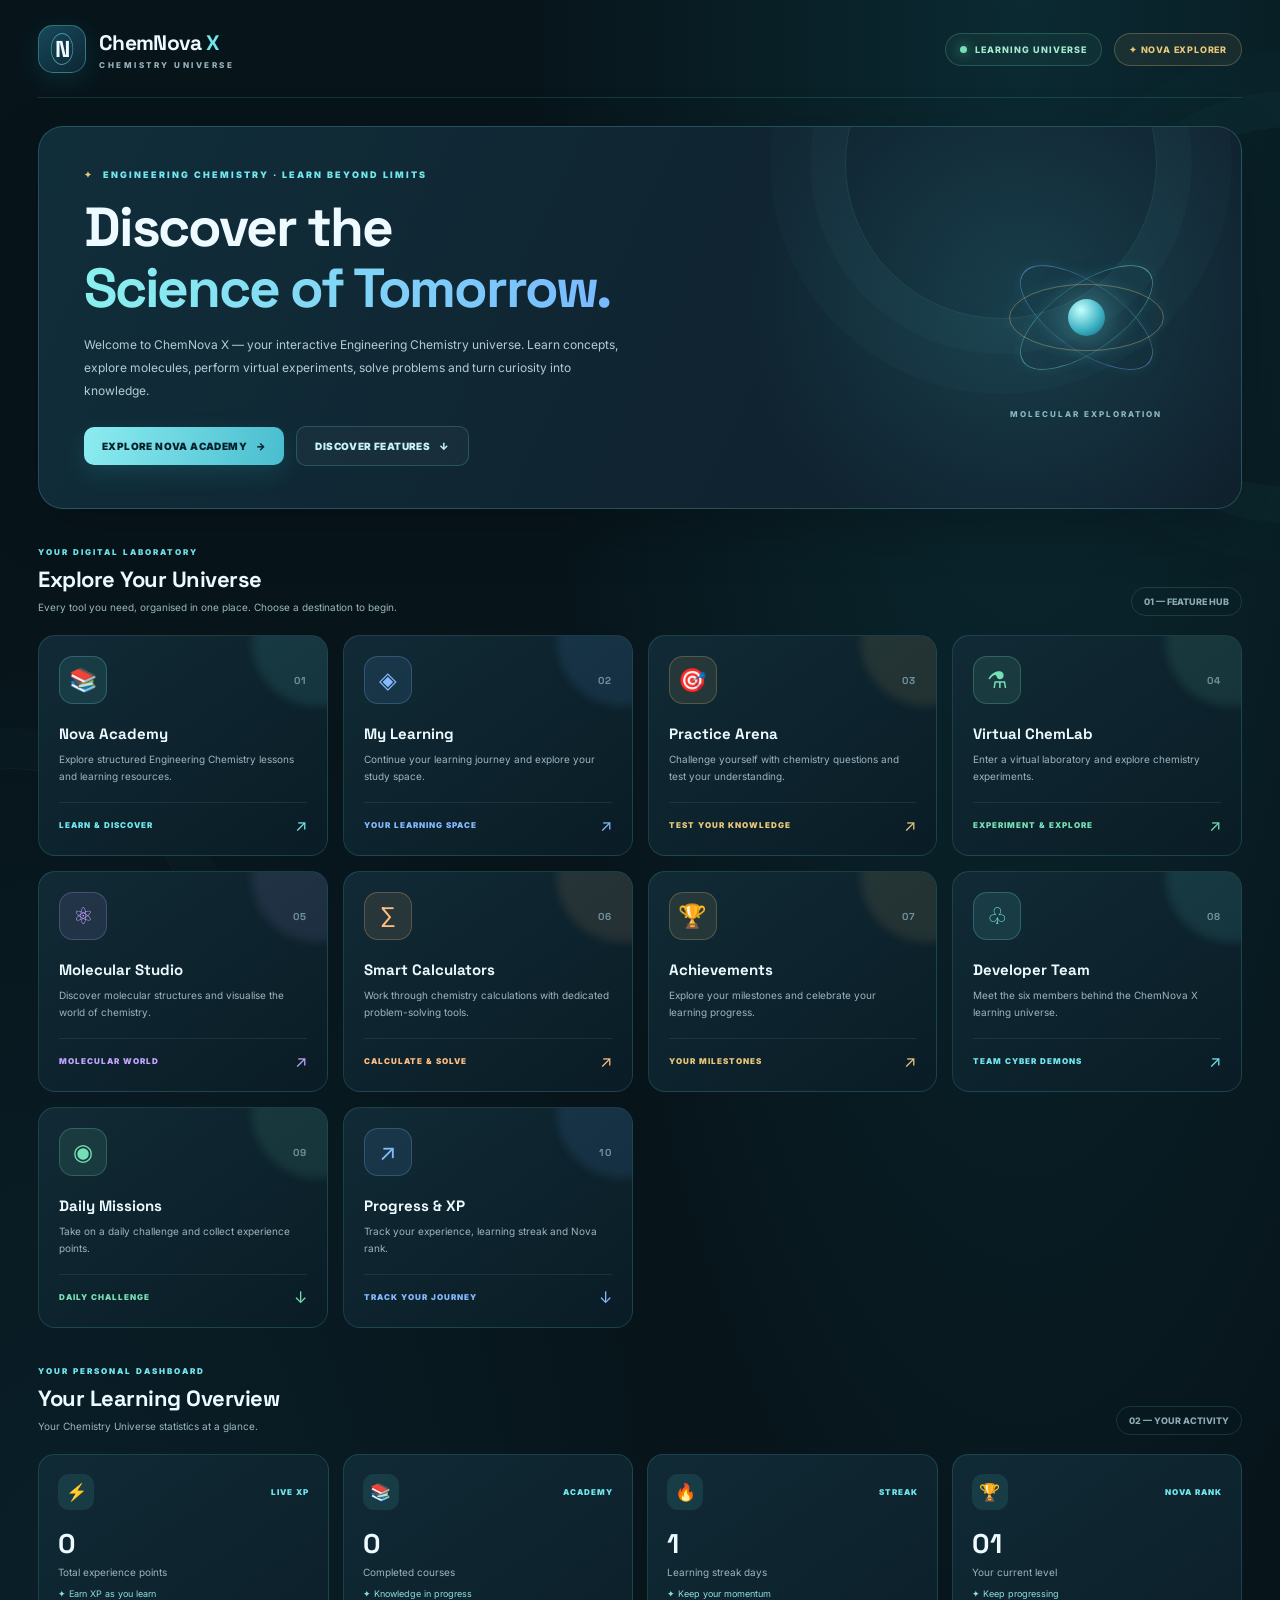
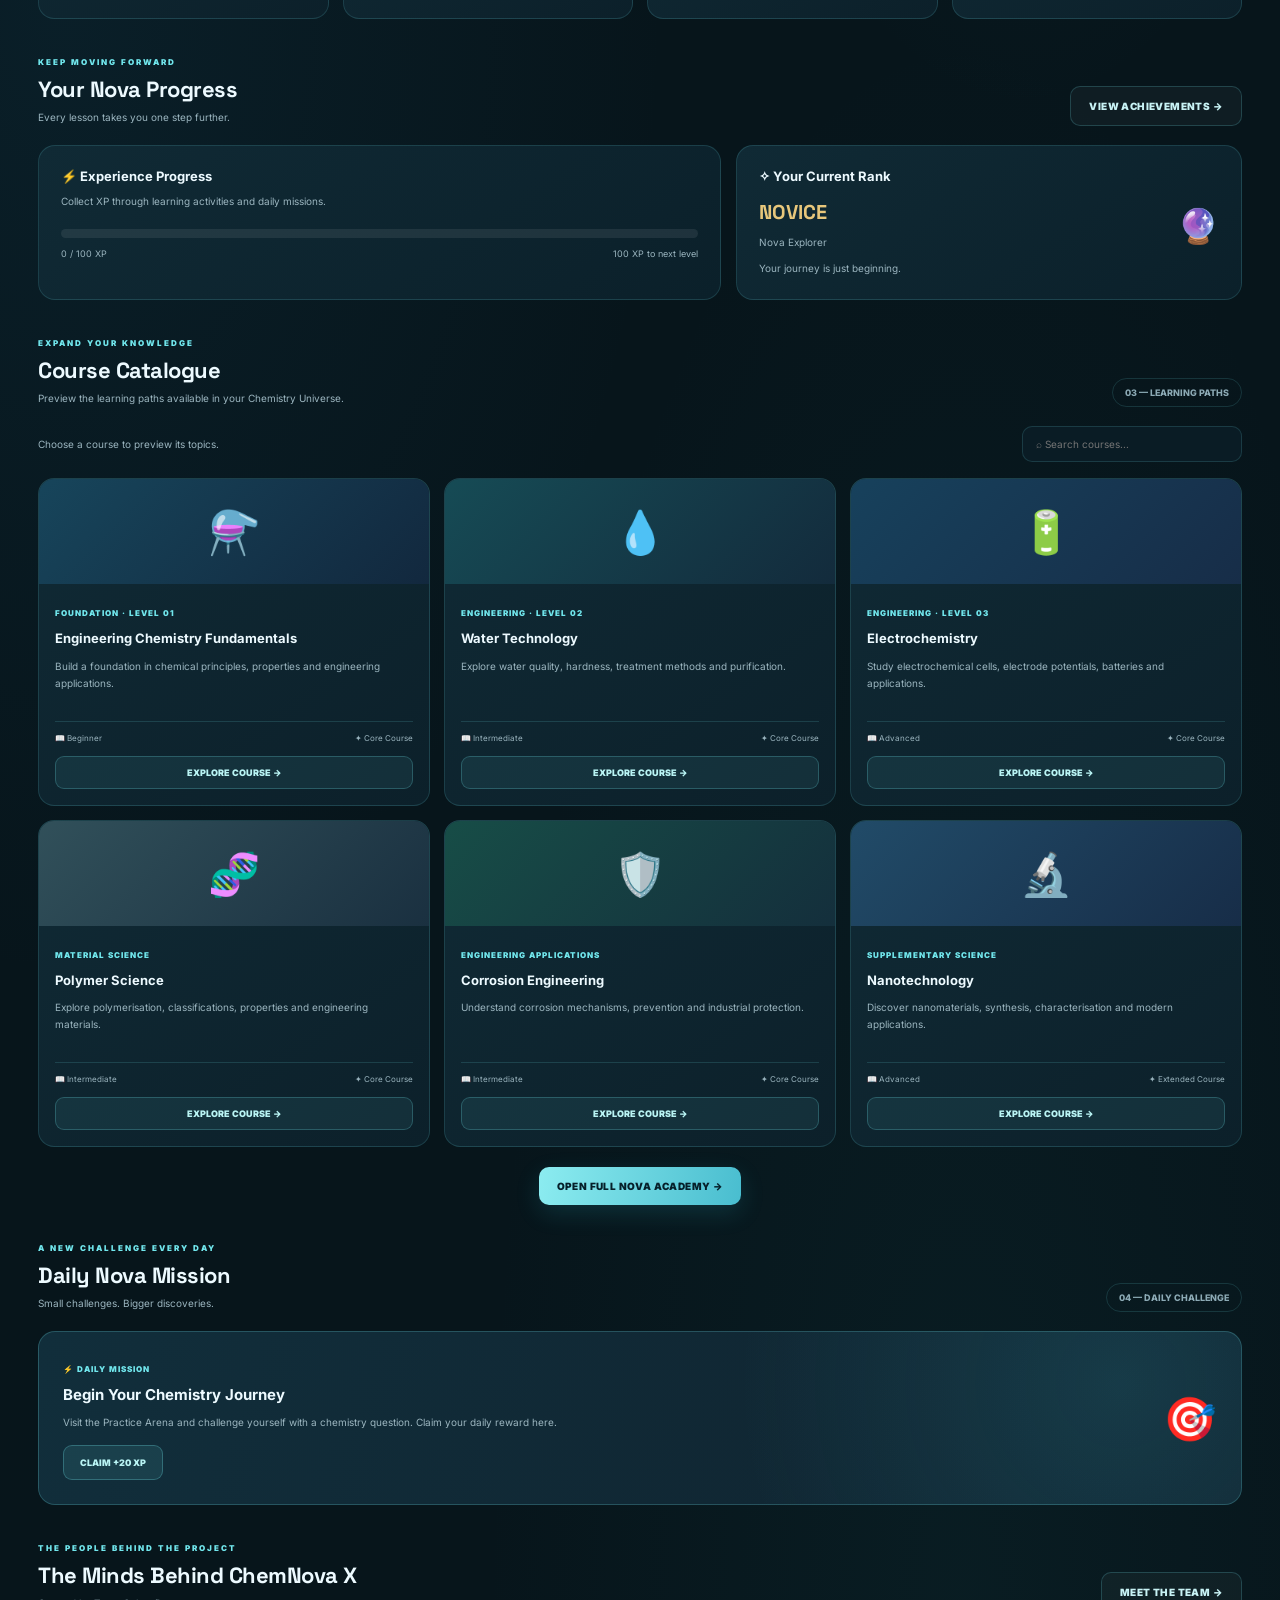
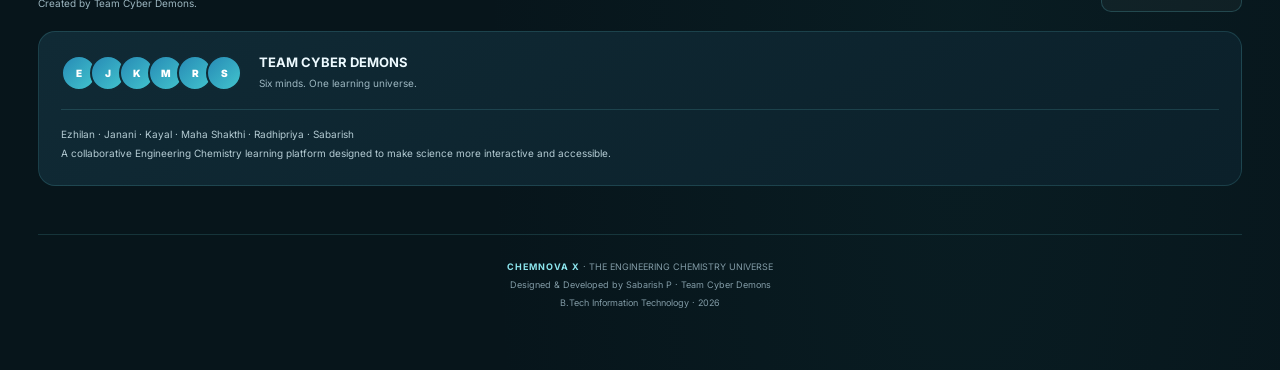
<file: index.html>
<!DOCTYPE html>
<html lang="en">
<head>
<meta charset="UTF-8">
<meta name="viewport" content="width=device-width, initial-scale=1.0">
<meta name="theme-color" content="#07151b">
<meta name="description" content="ChemNova X — Learn, explore, experiment and master Engineering Chemistry.">
<title>ChemNova X | Engineering Chemistry Universe</title>

<link rel="preconnect" href="https://fonts.googleapis.com">
<link rel="preconnect" href="https://fonts.gstatic.com" crossorigin>
<link href="https://fonts.googleapis.com/css2?family=Inter:wght@400;500;600;700;800;900&family=Space+Grotesk:wght@400;500;600;700&display=swap" rel="stylesheet">

<style>
:root{
  --bg:#07151b;
  --surface:#0d2029;
  --surface2:#112b36;
  --surface3:#173744;
  --cyan:#71e7ed;
  --cyan2:#39b9ca;
  --blue:#5b9ee8;
  --gold:#e8c77b;
  --green:#75dfb5;
  --text:#edfaff;
  --muted:#9bb5bf;
  --border:rgba(113,231,237,.15);
  --shadow:0 18px 55px rgba(0,0,0,.22);
  --radius:19px;
}

*{
  margin:0;
  padding:0;
  box-sizing:border-box;
}

html{
  scroll-behavior:smooth;
  scroll-padding-top:25px;
}

body{
  min-height:100vh;
  overflow-x:hidden;
  color:var(--text);
  font-family:Inter,sans-serif;
  background:
    radial-gradient(ellipse at 80% 0%,rgba(28,131,148,.19),transparent 34%),
    radial-gradient(ellipse at 5% 45%,rgba(27,91,122,.14),transparent 35%),
    radial-gradient(ellipse at 75% 90%,rgba(26,96,100,.10),transparent 35%),
    var(--bg);
}

button,input{
  font:inherit;
}

button,a{
  -webkit-tap-highlight-color:transparent;
}

a{
  color:inherit;
}

button{
  cursor:pointer;
}

button:focus-visible,
a:focus-visible,
input:focus-visible{
  outline:2px solid var(--cyan);
  outline-offset:4px;
}

/* BACKGROUND DETAILS */

.ambient{
  position:fixed;
  inset:0;
  pointer-events:none;
  z-index:-1;
  overflow:hidden;
}

.ambient::before,
.ambient::after{
  content:"";
  position:absolute;
  width:360px;
  height:360px;
  border:1px solid rgba(113,231,237,.055);
  border-radius:50%;
}

.ambient::before{
  top:14%;
  right:-190px;
  box-shadow:0 0 0 35px rgba(113,231,237,.018),
             0 0 0 75px rgba(113,231,237,.012);
}

.ambient::after{
  bottom:-230px;
  left:-170px;
  box-shadow:0 0 0 40px rgba(113,231,237,.015);
}

/* PAGE LAYOUT */

.container{
  width:min(1380px,100%);
  margin:auto;
  padding:25px 38px 35px;
}

.topbar{
  display:flex;
  justify-content:space-between;
  align-items:center;
  gap:20px;
  padding-bottom:24px;
  border-bottom:1px solid var(--border);
}

.brand{
  display:flex;
  align-items:center;
  gap:13px;
  text-decoration:none;
}

.brand-symbol{
  width:48px;
  height:48px;
  display:grid;
  place-items:center;
  position:relative;
  border:1px solid rgba(113,231,237,.35);
  border-radius:15px;
  background:linear-gradient(145deg,#17485a,#0d2632);
  box-shadow:0 7px 24px rgba(42,184,204,.13);
  font-family:"Space Grotesk",sans-serif;
  font-size:23px;
  font-weight:900;
}

.brand-symbol::before{
  content:"";
  position:absolute;
  width:30px;
  height:30px;
  border:1px solid rgba(113,231,237,.55);
  border-radius:50%;
  transform:scaleX(.7) rotate(-35deg);
}

.brand-symbol span{
  position:relative;
  z-index:1;
}

.brand-copy strong{
  display:block;
  font-family:"Space Grotesk",sans-serif;
  font-size:21px;
  letter-spacing:-.7px;
}

.brand-copy strong span{
  color:var(--cyan);
}

.brand-copy small{
  display:block;
  margin-top:4px;
  color:var(--muted);
  font-size:8px;
  font-weight:800;
  letter-spacing:2.5px;
}

.header-right{
  display:flex;
  align-items:center;
  gap:12px;
}

.status-pill{
  display:flex;
  align-items:center;
  gap:8px;
  border:1px solid rgba(117,223,181,.22);
  border-radius:30px;
  background:rgba(117,223,181,.055);
  padding:10px 14px;
  color:#a5ebcf;
  font-size:9px;
  font-weight:800;
  letter-spacing:1px;
}

.status-dot{
  width:7px;
  height:7px;
  border-radius:50%;
  background:var(--green);
  box-shadow:0 0 12px rgba(117,223,181,.7);
}

.rank-pill{
  border:1px solid rgba(232,199,123,.27);
  background:rgba(232,199,123,.07);
  color:var(--gold);
  border-radius:30px;
  padding:10px 14px;
  font-size:9px;
  font-weight:800;
  letter-spacing:.8px;
}

/* HERO */

.hero{
  position:relative;
  overflow:hidden;
  min-height:310px;
  margin-top:28px;
  padding:42px 45px;
  display:flex;
  align-items:center;
  justify-content:space-between;
  gap:25px;
  border:1px solid rgba(113,231,237,.22);
  border-radius:25px;
  background:
    radial-gradient(circle at 82% 45%,rgba(66,198,211,.17),transparent 28%),
    linear-gradient(115deg,#102e3a,#102431 55%,#10202d);
  box-shadow:var(--shadow);
}

.hero::before{
  content:"";
  position:absolute;
  width:310px;
  height:310px;
  right:7%;
  top:-120px;
  border:1px solid rgba(113,231,237,.12);
  border-radius:50%;
  box-shadow:
    0 0 0 35px rgba(113,231,237,.025),
    0 0 0 75px rgba(113,231,237,.018);
}

.hero-content{
  position:relative;
  z-index:2;
  max-width:680px;
}

.eyebrow{
  display:flex;
  align-items:center;
  gap:9px;
  color:var(--cyan);
  font-size:9px;
  font-weight:900;
  letter-spacing:2px;
  margin-bottom:17px;
}

.eyebrow-mark{
  color:var(--gold);
}

.hero h1{
  font-family:"Space Grotesk",sans-serif;
  font-size:clamp(34px,4.3vw,55px);
  line-height:1.1;
  letter-spacing:-2.2px;
  margin-bottom:16px;
}

.hero h1 span{
  background:linear-gradient(90deg,#8af0ee,#78baff);
  -webkit-background-clip:text;
  background-clip:text;
  color:transparent;
}

.hero-description{
  max-width:540px;
  color:#b5cbd3;
  font-size:12px;
  line-height:1.9;
}

.hero-actions{
  display:flex;
  align-items:center;
  gap:12px;
  flex-wrap:wrap;
  margin-top:24px;
}

.primary-btn,
.secondary-btn{
  display:inline-flex;
  align-items:center;
  justify-content:center;
  gap:9px;
  padding:13px 18px;
  border-radius:10px;
  text-decoration:none;
  font-size:10px;
  font-weight:900;
  letter-spacing:.4px;
  transition:filter .2s,border-color .2s,background .2s;
}

.primary-btn{
  color:#06202a;
  background:linear-gradient(100deg,#8cecf0,#49bdcf);
  box-shadow:0 8px 25px rgba(45,185,204,.16);
}

.secondary-btn{
  color:#c8f3f5;
  background:rgba(255,255,255,.035);
  border:1px solid rgba(113,231,237,.2);
}

.primary-btn:hover{
  filter:brightness(1.1);
}

.secondary-btn:hover{
  background:rgba(113,231,237,.09);
  border-color:rgba(113,231,237,.4);
}

.hero-visual{
  position:relative;
  z-index:2;
  flex-shrink:0;
  width:220px;
  height:220px;
  display:grid;
  place-items:center;
}

.atom-orbit{
  position:absolute;
  width:155px;
  height:155px;
  border:1px solid rgba(113,231,237,.5);
  border-radius:50%;
  transform:rotate(55deg) scaleX(.43);
  box-shadow:0 0 20px rgba(113,231,237,.08);
}

.atom-orbit.two{
  transform:rotate(-55deg) scaleX(.43);
  border-color:rgba(105,174,237,.55);
}

.atom-orbit.three{
  transform:rotate(90deg) scaleX(.43);
  border-color:rgba(232,199,123,.5);
}

.atom-core{
  width:37px;
  height:37px;
  border-radius:50%;
  background:radial-gradient(circle at 35% 30%,#c4ffff,#38aebf 60%,#146076);
  box-shadow:0 0 35px rgba(113,231,237,.55);
}

.atom-label{
  position:absolute;
  bottom:9px;
  color:#8bb8c4;
  font-size:8px;
  font-weight:800;
  letter-spacing:2px;
}

/* SECTION HEADERS */

.section{
  margin-top:38px;
  scroll-margin-top:25px;
}

.section-heading{
  display:flex;
  align-items:flex-end;
  justify-content:space-between;
  gap:15px;
  margin-bottom:19px;
}

.section-kicker{
  color:var(--cyan);
  font-size:8px;
  font-weight:900;
  letter-spacing:2px;
  margin-bottom:8px;
}

.section-heading h2{
  font-family:"Space Grotesk",sans-serif;
  font-size:22px;
  letter-spacing:-.5px;
}

.section-heading p{
  color:var(--muted);
  font-size:10px;
  line-height:1.7;
  margin-top:6px;
}

.section-count{
  color:#8caab5;
  border:1px solid var(--border);
  border-radius:30px;
  padding:8px 12px;
  font-size:9px;
  font-weight:800;
  white-space:nowrap;
}

/* FEATURE CARDS */

.feature-grid{
  display:grid;
  grid-template-columns:repeat(4,minmax(0,1fr));
  gap:15px;
  align-items:stretch;
}

.feature-card{
  --accent:var(--cyan);
  --accent-bg:rgba(113,231,237,.1);
  min-width:0;
  min-height:210px;
  position:relative;
  overflow:hidden;
  display:flex;
  flex-direction:column;
  padding:20px;
  border:1px solid var(--border);
  border-radius:17px;
  background:linear-gradient(145deg,rgba(17,43,54,.98),rgba(10,29,38,.98));
  text-decoration:none;
  isolation:isolate;
  transition:border-color .2s,background .2s,box-shadow .2s;
}

.feature-card::before{
  content:"";
  position:absolute;
  z-index:-1;
  width:130px;
  height:130px;
  right:-55px;
  top:-60px;
  border-radius:50%;
  background:var(--accent-bg);
  filter:blur(4px);
  pointer-events:none;
}

.feature-card::after{
  content:"";
  position:absolute;
  left:20px;
  right:20px;
  bottom:0;
  height:2px;
  background:var(--accent);
  opacity:0;
  transition:opacity .2s;
}

.feature-card:hover{
  border-color:var(--accent);
  background:linear-gradient(145deg,#153746,#102a36);
  box-shadow:0 12px 30px rgba(0,0,0,.2);
}

.feature-card:hover::after{
  opacity:.8;
}

.feature-top{
  display:flex;
  justify-content:space-between;
  align-items:center;
  gap:10px;
}

.feature-icon{
  width:48px;
  height:48px;
  flex-shrink:0;
  display:grid;
  place-items:center;
  border:1px solid color-mix(in srgb,var(--accent) 24%,transparent);
  border-radius:14px;
  background:var(--accent-bg);
  color:var(--accent);
  font-size:23px;
}

.feature-number{
  color:#6f929e;
  font-family:"Space Grotesk",sans-serif;
  font-size:10px;
  font-weight:700;
  letter-spacing:1px;
}

.feature-card h3{
  margin-top:19px;
  font-family:"Space Grotesk",sans-serif;
  font-size:15px;
  line-height:1.4;
}

.feature-card p{
  color:var(--muted);
  font-size:10px;
  line-height:1.7;
  margin-top:7px;
  flex:1;
}

.feature-bottom{
  display:flex;
  align-items:center;
  justify-content:space-between;
  gap:8px;
  margin-top:17px;
  padding-top:12px;
  border-top:1px solid rgba(113,231,237,.1);
}

.feature-label{
  color:var(--accent);
  font-size:8px;
  font-weight:900;
  letter-spacing:1px;
}

.feature-arrow{
  color:var(--accent);
  font-size:16px;
}

/* FEATURE ACCENT COLORS */

.accent-cyan{--accent:#71e7ed;--accent-bg:rgba(113,231,237,.1)}
.accent-blue{--accent:#85baff;--accent-bg:rgba(91,158,232,.12)}
.accent-gold{--accent:#e8c77b;--accent-bg:rgba(232,199,123,.1)}
.accent-green{--accent:#75dfb5;--accent-bg:rgba(117,223,181,.1)}
.accent-purple{--accent:#c1a5ff;--accent-bg:rgba(193,165,255,.1)}
.accent-orange{--accent:#ffbd83;--accent-bg:rgba(255,189,131,.1)}

/* STATS */

.stats-grid{
  display:grid;
  grid-template-columns:repeat(4,minmax(0,1fr));
  gap:14px;
}

.stat-card{
  min-width:0;
  padding:19px;
  border:1px solid var(--border);
  border-radius:16px;
  background:linear-gradient(145deg,#102a35,#0c202a);
  transition:border-color .2s;
}

.stat-card:hover{
  border-color:rgba(113,231,237,.35);
}

.stat-top{
  display:flex;
  align-items:center;
  justify-content:space-between;
  gap:10px;
}

.stat-icon{
  width:36px;
  height:36px;
  display:grid;
  place-items:center;
  border-radius:11px;
  background:rgba(113,231,237,.1);
  font-size:17px;
}

.stat-tag{
  color:var(--cyan);
  font-size:8px;
  font-weight:900;
  letter-spacing:1px;
}

.stat-card h3{
  margin-top:16px;
  font-family:"Space Grotesk",sans-serif;
  font-size:27px;
  overflow-wrap:anywhere;
}

.stat-card p{
  margin-top:5px;
  color:var(--muted);
  font-size:10px;
}

.stat-note{
  margin-top:10px;
  color:#8cdde5;
  font-size:9px;
}

/* PROGRESS */

.progress-grid{
  display:grid;
  grid-template-columns:1.35fr 1fr;
  gap:15px;
}

.panel{
  min-width:0;
  padding:22px;
  border:1px solid var(--border);
  border-radius:17px;
  background:linear-gradient(145deg,#102a35,#0b202a);
}

.panel h3{
  font-size:13px;
}

.panel-desc{
  margin-top:8px;
  color:var(--muted);
  font-size:10px;
  line-height:1.8;
}

.progress-line{
  width:100%;
  height:9px;
  margin:19px 0 10px;
  overflow:hidden;
  border-radius:30px;
  background:rgba(255,255,255,.08);
}

.progress-fill{
  width:0;
  height:100%;
  border-radius:30px;
  background:linear-gradient(90deg,#299bbd,#72e8e8);
  transition:width .5s ease;
}

.progress-meta{
  display:flex;
  justify-content:space-between;
  gap:10px;
  color:var(--muted);
  font-size:9px;
}

.rank-display{
  display:flex;
  align-items:center;
  justify-content:space-between;
  gap:10px;
  margin-top:15px;
}

.rank-name{
  color:var(--gold);
  font-family:"Space Grotesk",sans-serif;
  font-size:20px;
  font-weight:800;
}

.rank-symbol{
  font-size:34px;
}

/* COURSE CATALOGUE */

.course-toolbar{
  display:flex;
  align-items:center;
  justify-content:space-between;
  gap:15px;
  margin-bottom:16px;
}

.course-toolbar p{
  color:var(--muted);
  font-size:10px;
}

.search{
  width:220px;
  max-width:50%;
  padding:11px 13px;
  color:var(--text);
  background:#0a1c25;
  border:1px solid var(--border);
  border-radius:10px;
  outline:none;
  font-size:10px;
}

.search:focus{
  border-color:var(--cyan);
}

.course-grid{
  display:grid;
  grid-template-columns:repeat(3,minmax(0,1fr));
  gap:14px;
}

.course-card{
  min-width:0;
  overflow:hidden;
  border:1px solid var(--border);
  border-radius:16px;
  background:linear-gradient(145deg,#102a35,#0c202a);
  transition:border-color .2s,box-shadow .2s;
}

.course-card:hover{
  border-color:rgba(113,231,237,.35);
  box-shadow:0 10px 25px rgba(0,0,0,.15);
}

.course-card[hidden]{
  display:none!important;
}

.course-art{
  height:105px;
  display:grid;
  place-items:center;
  font-size:42px;
}

.art1{background:linear-gradient(135deg,#17455b,#12283e)}
.art2{background:linear-gradient(135deg,#164b55,#132b3c)}
.art3{background:linear-gradient(135deg,#17415c,#172d48)}
.art4{background:linear-gradient(135deg,#31505a,#1a3040)}
.art5{background:linear-gradient(135deg,#174d47,#142f3c)}
.art6{background:linear-gradient(135deg,#214b68,#172d48)}

.course-content{
  padding:16px;
}

.tag{
  color:var(--cyan);
  font-size:8px;
  font-weight:900;
  letter-spacing:1px;
}

.course-content h3{
  margin:9px 0;
  font-size:13px;
  line-height:1.5;
}

.course-content p{
  min-height:50px;
  color:var(--muted);
  font-size:10px;
  line-height:1.7;
}

.course-meta{
  display:flex;
  justify-content:space-between;
  gap:6px;
  margin-top:13px;
  padding-top:11px;
  border-top:1px solid var(--border);
  color:#9bb5bf;
  font-size:8px;
}

.course-action{
  width:100%;
  margin-top:13px;
  padding:10px;
  border:1px solid rgba(113,231,237,.23);
  border-radius:9px;
  background:rgba(113,231,237,.08);
  color:#b9f4f4;
  font-size:9px;
  font-weight:900;
  transition:background .2s;
}

.course-action:hover{
  background:rgba(113,231,237,.17);
}

.empty-search{
  display:none;
  padding:25px;
  border:1px dashed var(--border);
  border-radius:13px;
  color:var(--muted);
  text-align:center;
  font-size:11px;
}

/* MISSION */

.mission{
  display:flex;
  justify-content:space-between;
  align-items:center;
  gap:20px;
  padding:24px;
  border:1px solid rgba(113,231,237,.22);
  border-radius:17px;
  background:
    radial-gradient(circle at 90% 30%,rgba(58,185,204,.15),transparent 35%),
    linear-gradient(110deg,#112e3b,#10232f);
}

.mission h3{
  margin:9px 0;
  font-size:15px;
}

.mission p{
  max-width:650px;
  color:var(--muted);
  font-size:10px;
  line-height:1.8;
}

.mission-icon{
  flex-shrink:0;
  font-size:43px;
}

.mission button{
  margin-top:14px;
  padding:11px 16px;
  border:1px solid rgba(113,231,237,.28);
  border-radius:9px;
  background:rgba(113,231,237,.1);
  color:#b9f4f4;
  font-size:9px;
  font-weight:900;
}

.mission button:disabled{
  opacity:.55;
  cursor:default;
}

/* TEAM */

.team-panel{
  display:flex;
  align-items:center;
  gap:17px;
}

.team-avatars{
  display:flex;
  flex-shrink:0;
}

.team-avatars span{
  width:36px;
  height:36px;
  display:grid;
  place-items:center;
  margin-left:-7px;
  border:2px solid #102a35;
  border-radius:50%;
  background:linear-gradient(135deg,#278ab5,#42c5ce);
  color:white;
  font-size:10px;
  font-weight:900;
}

.team-avatars span:first-child{
  margin-left:0;
}

.team-details h3{
  font-size:13px;
}

.team-details p{
  margin-top:5px;
  color:var(--muted);
  font-size:10px;
  line-height:1.7;
}

.team-names{
  margin-top:17px;
  padding-top:15px;
  border-top:1px solid var(--border);
  color:#b4cbd3;
  font-size:10px;
  line-height:1.9;
}

/* MODAL */

.modal{
  position:fixed;
  inset:0;
  z-index:200;
  display:none;
  align-items:center;
  justify-content:center;
  padding:18px;
  background:rgba(1,8,12,.82);
  backdrop-filter:blur(8px);
}

.modal.show{
  display:flex;
}

.modal-box{
  width:100%;
  max-width:550px;
  max-height:85vh;
  overflow:auto;
  padding:25px;
  border:1px solid rgba(113,231,237,.3);
  border-radius:19px;
  background:#0e222d;
  box-shadow:0 25px 90px rgba(0,0,0,.5);
}

.modal-head{
  display:flex;
  justify-content:space-between;
  align-items:flex-start;
  gap:15px;
}

.modal-head h2{
  margin-top:9px;
  font-family:"Space Grotesk",sans-serif;
  font-size:21px;
}

.close-btn{
  width:35px;
  height:35px;
  flex-shrink:0;
  border:1px solid var(--border);
  border-radius:9px;
  color:white;
  background:rgba(255,255,255,.04);
}

.modal-description{
  margin-top:14px;
  color:var(--muted);
  font-size:11px;
  line-height:1.8;
}

.modal-topics{
  margin-top:20px;
}

.modal-topics h3{
  margin-bottom:10px;
  font-size:12px;
}

.topic-item{
  display:flex;
  align-items:flex-start;
  gap:10px;
  margin-top:7px;
  padding:11px 12px;
  border:1px solid var(--border);
  border-radius:9px;
  background:rgba(255,255,255,.035);
  color:#d7eaf0;
  font-size:10px;
  line-height:1.6;
}

.topic-number{
  flex-shrink:0;
  color:var(--cyan);
  font-weight:900;
}

.modal-actions{
  display:flex;
  align-items:center;
  flex-wrap:wrap;
  gap:10px;
  margin-top:20px;
}

.modal-note{
  margin-top:14px;
  color:var(--muted);
  font-size:9px;
  line-height:1.7;
}

/* TOAST */

.toast{
  position:fixed;
  right:24px;
  bottom:24px;
  z-index:300;
  max-width:calc(100vw - 40px);
  padding:14px 18px;
  border:1px solid rgba(113,231,237,.4);
  border-radius:11px;
  background:#102e3a;
  color:white;
  font-size:11px;
  box-shadow:0 10px 35px rgba(0,0,0,.4);
  opacity:0;
  transform:translateY(12px);
  pointer-events:none;
  transition:opacity .2s,transform .2s;
}

.toast.show{
  opacity:1;
  transform:translateY(0);
}

/* FOOTER */

footer{
  margin-top:48px;
  padding:23px 10px;
  border-top:1px solid var(--border);
  color:#829ba6;
  text-align:center;
  font-size:9px;
  line-height:2;
}

footer strong{
  color:#8ce5ed;
  letter-spacing:1px;
}

/* RESPONSIVE */

@media(max-width:1100px){
  .container{
    padding-left:25px;
    padding-right:25px;
  }

  .feature-grid{
    grid-template-columns:repeat(3,minmax(0,1fr));
  }

  .stats-grid{
    grid-template-columns:repeat(2,minmax(0,1fr));
  }
}

@media(max-width:760px){
  .container{
    padding:17px 16px 28px;
  }

  .topbar{
    align-items:flex-start;
  }

  .header-right{
    flex-wrap:wrap;
    justify-content:flex-end;
  }

  .status-pill{
    display:none;
  }

  .hero{
    min-height:275px;
    padding:30px 25px;
  }

  .hero-visual{
    width:140px;
    height:170px;
  }

  .atom-orbit{
    width:120px;
    height:120px;
  }

  .feature-grid{
    grid-template-columns:repeat(2,minmax(0,1fr));
  }

  .progress-grid{
    grid-template-columns:1fr;
  }

  .course-grid{
    grid-template-columns:repeat(2,minmax(0,1fr));
  }
}

@media(max-width:480px){
  .container{
    padding-left:13px;
    padding-right:13px;
  }

  .brand-symbol{
    width:41px;
    height:41px;
  }

  .brand-copy strong{
    font-size:17px;
  }

  .brand-copy small{
    font-size:7px;
    letter-spacing:1.7px;
  }

  .rank-pill{
    padding:9px 10px;
    font-size:8px;
  }

  .hero{
    padding:27px 21px;
  }

  .hero h1{
    font-size:35px;
    letter-spacing:-1.7px;
  }

  .hero-visual{
    display:none;
  }

  .hero-description{
    font-size:11px;
  }

  .section-heading h2{
    font-size:19px;
  }

  .feature-grid{
    gap:10px;
  }

  .feature-card{
    min-height:195px;
    padding:14px;
  }

  .feature-icon{
    width:41px;
    height:41px;
    font-size:20px;
  }

  .feature-card h3{
    font-size:13px;
  }

  .feature-card p{
    font-size:9px;
  }

  .feature-card::after{
    left:14px;
    right:14px;
  }

  .stats-grid{
    gap:9px;
  }

  .stat-card{
    padding:13px;
  }

  .stat-card h3{
    font-size:23px;
  }

  .course-grid{
    grid-template-columns:1fr;
  }

  .course-toolbar{
    align-items:stretch;
    flex-direction:column;
  }

  .search{
    width:100%;
    max-width:100%;
  }

  .mission{
    padding:19px;
  }

  .mission-icon{
    font-size:32px;
  }

  .team-panel{
    align-items:flex-start;
    flex-direction:column;
  }

  .section-count{
    font-size:8px;
  }
}

@media(prefers-reduced-motion:reduce){
  *,
  *::before,
  *::after{
    scroll-behavior:auto!important;
    animation:none!important;
    transition:none!important;
  }
}
</style>
</head>

<body>

<div class="ambient" aria-hidden="true"></div>

<div class="container">

  <!-- HEADER -->
  <header class="topbar">
    <a class="brand" href="index.html" aria-label="ChemNova X Dashboard">
      <div class="brand-symbol"><span>N</span></div>
      <div class="brand-copy">
        <strong>ChemNova <span>X</span></strong>
        <small>CHEMISTRY UNIVERSE</small>
      </div>
    </a>

    <div class="header-right">
      <div class="status-pill">
        <span class="status-dot"></span>
        LEARNING UNIVERSE
      </div>
      <div class="rank-pill">✦ NOVA EXPLORER</div>
    </div>
  </header>

  <!-- HERO -->
  <section class="hero">
    <div class="hero-content">
      <div class="eyebrow">
        <span class="eyebrow-mark">✦</span>
        ENGINEERING CHEMISTRY · LEARN BEYOND LIMITS
      </div>

      <h1>Discover the<br><span>Science of Tomorrow.</span></h1>

      <p class="hero-description">
        Welcome to ChemNova X — your interactive Engineering Chemistry
        universe. Learn concepts, explore molecules, perform virtual
        experiments, solve problems and turn curiosity into knowledge.
      </p>

      <div class="hero-actions">
        <a class="primary-btn" href="academy.html">EXPLORE NOVA ACADEMY <span>→</span></a>
        <a class="secondary-btn" href="#features">DISCOVER FEATURES <span>↓</span></a>
      </div>
    </div>

    <div class="hero-visual" aria-hidden="true">
      <div class="atom-orbit"></div>
      <div class="atom-orbit two"></div>
      <div class="atom-orbit three"></div>
      <div class="atom-core"></div>
      <div class="atom-label">MOLECULAR EXPLORATION</div>
    </div>
  </section>

  <!-- MAIN FEATURE DASHBOARD -->
  <section class="section" id="features">
    <div class="section-heading">
      <div>
        <div class="section-kicker">YOUR DIGITAL LABORATORY</div>
        <h2>Explore Your Universe</h2>
        <p>Every tool you need, organised in one place. Choose a destination to begin.</p>
      </div>
      <span class="section-count">01 — FEATURE HUB</span>
    </div>

    <div class="feature-grid">

      <a class="feature-card accent-cyan" href="academy.html">
        <div class="feature-top">
          <div class="feature-icon">📚</div>
          <span class="feature-number">01</span>
        </div>
        <h3>Nova Academy</h3>
        <p>Explore structured Engineering Chemistry lessons and learning resources.</p>
        <div class="feature-bottom">
          <span class="feature-label">LEARN & DISCOVER</span>
          <span class="feature-arrow">↗</span>
        </div>
      </a>

      <a class="feature-card accent-blue" href="learn.html">
        <div class="feature-top">
          <div class="feature-icon">◈</div>
          <span class="feature-number">02</span>
        </div>
        <h3>My Learning</h3>
        <p>Continue your learning journey and explore your study space.</p>
        <div class="feature-bottom">
          <span class="feature-label">YOUR LEARNING SPACE</span>
          <span class="feature-arrow">↗</span>
        </div>
      </a>

      <a class="feature-card accent-gold" href="practice.html">
        <div class="feature-top">
          <div class="feature-icon">🎯</div>
          <span class="feature-number">03</span>
        </div>
        <h3>Practice Arena</h3>
        <p>Challenge yourself with chemistry questions and test your understanding.</p>
        <div class="feature-bottom">
          <span class="feature-label">TEST YOUR KNOWLEDGE</span>
          <span class="feature-arrow">↗</span>
        </div>
      </a>

      <a class="feature-card accent-green" href="chemlab.html">
        <div class="feature-top">
          <div class="feature-icon">⚗</div>
          <span class="feature-number">04</span>
        </div>
        <h3>Virtual ChemLab</h3>
        <p>Enter a virtual laboratory and explore chemistry experiments.</p>
        <div class="feature-bottom">
          <span class="feature-label">EXPERIMENT & EXPLORE</span>
          <span class="feature-arrow">↗</span>
        </div>
      </a>

      <a class="feature-card accent-purple" href="molecular.html">
        <div class="feature-top">
          <div class="feature-icon">⚛</div>
          <span class="feature-number">05</span>
        </div>
        <h3>Molecular Studio</h3>
        <p>Discover molecular structures and visualise the world of chemistry.</p>
        <div class="feature-bottom">
          <span class="feature-label">MOLECULAR WORLD</span>
          <span class="feature-arrow">↗</span>
        </div>
      </a>

      <a class="feature-card accent-orange" href="calculators.html">
        <div class="feature-top">
          <div class="feature-icon">∑</div>
          <span class="feature-number">06</span>
        </div>
        <h3>Smart Calculators</h3>
        <p>Work through chemistry calculations with dedicated problem-solving tools.</p>
        <div class="feature-bottom">
          <span class="feature-label">CALCULATE & SOLVE</span>
          <span class="feature-arrow">↗</span>
        </div>
      </a>

      <a class="feature-card accent-gold" href="achievements.html">
        <div class="feature-top">
          <div class="feature-icon">🏆</div>
          <span class="feature-number">07</span>
        </div>
        <h3>Achievements</h3>
        <p>Explore your milestones and celebrate your learning progress.</p>
        <div class="feature-bottom">
          <span class="feature-label">YOUR MILESTONES</span>
          <span class="feature-arrow">↗</span>
        </div>
      </a>

      <a class="feature-card accent-cyan" href="team.html">
        <div class="feature-top">
          <div class="feature-icon">♧</div>
          <span class="feature-number">08</span>
        </div>
        <h3>Developer Team</h3>
        <p>Meet the six members behind the ChemNova X learning universe.</p>
        <div class="feature-bottom">
          <span class="feature-label">TEAM CYBER DEMONS</span>
          <span class="feature-arrow">↗</span>
        </div>
      </a>

      <a class="feature-card accent-green" href="#mission">
        <div class="feature-top">
          <div class="feature-icon">◉</div>
          <span class="feature-number">09</span>
        </div>
        <h3>Daily Missions</h3>
        <p>Take on a daily challenge and collect experience points.</p>
        <div class="feature-bottom">
          <span class="feature-label">DAILY CHALLENGE</span>
          <span class="feature-arrow">↓</span>
        </div>
      </a>

      <a class="feature-card accent-blue" href="#progress">
        <div class="feature-top">
          <div class="feature-icon">↗</div>
          <span class="feature-number">10</span>
        </div>
        <h3>Progress & XP</h3>
        <p>Track your experience, learning streak and Nova rank.</p>
        <div class="feature-bottom">
          <span class="feature-label">TRACK YOUR JOURNEY</span>
          <span class="feature-arrow">↓</span>
        </div>
      </a>

    </div>
  </section>

  <!-- LEARNING OVERVIEW -->
  <section class="section" id="overview">
    <div class="section-heading">
      <div>
        <div class="section-kicker">YOUR PERSONAL DASHBOARD</div>
        <h2>Your Learning Overview</h2>
        <p>Your Chemistry Universe statistics at a glance.</p>
      </div>
      <span class="section-count">02 — YOUR ACTIVITY</span>
    </div>

    <div class="stats-grid">

      <div class="stat-card">
        <div class="stat-top">
          <span class="stat-icon">⚡</span>
          <span class="stat-tag">LIVE XP</span>
        </div>
        <h3 id="xpStat">0</h3>
        <p>Total experience points</p>
        <div class="stat-note">✦ Earn XP as you learn</div>
      </div>

      <div class="stat-card">
        <div class="stat-top">
          <span class="stat-icon">📚</span>
          <span class="stat-tag">ACADEMY</span>
        </div>
        <h3 id="courseStat">0</h3>
        <p>Completed courses</p>
        <div class="stat-note">✦ Knowledge in progress</div>
      </div>

      <div class="stat-card">
        <div class="stat-top">
          <span class="stat-icon">🔥</span>
          <span class="stat-tag">STREAK</span>
        </div>
        <h3 id="streakStat">1</h3>
        <p>Learning streak days</p>
        <div class="stat-note">✦ Keep your momentum</div>
      </div>

      <div class="stat-card">
        <div class="stat-top">
          <span class="stat-icon">🏆</span>
          <span class="stat-tag">NOVA RANK</span>
        </div>
        <h3 id="levelStat">01</h3>
        <p>Your current level</p>
        <div class="stat-note">✦ Keep progressing</div>
      </div>

    </div>
  </section>

  <!-- PROGRESS -->
  <section class="section" id="progress">
    <div class="section-heading">
      <div>
        <div class="section-kicker">KEEP MOVING FORWARD</div>
        <h2>Your Nova Progress</h2>
        <p>Every lesson takes you one step further.</p>
      </div>
      <a class="secondary-btn" href="achievements.html">VIEW ACHIEVEMENTS →</a>
    </div>

    <div class="progress-grid">

      <div class="panel">
        <h3>⚡ Experience Progress</h3>
        <p class="panel-desc">Collect XP through learning activities and daily missions.</p>

        <div class="progress-line">
          <div class="progress-fill" id="xpBar"></div>
        </div>

        <div class="progress-meta">
          <span id="xpProgressText">0 / 100 XP</span>
          <span id="nextLevelText">100 XP to next level</span>
        </div>
      </div>

      <div class="panel">
        <h3>✧ Your Current Rank</h3>
        <div class="rank-display">
          <div>
            <div class="rank-name" id="rankName">NOVICE</div>
            <p class="panel-desc">Nova Explorer</p>
          </div>
          <div class="rank-symbol">🔮</div>
        </div>
        <p class="panel-desc" id="rankDescription">Your journey is just beginning.</p>
      </div>

    </div>
  </section>

  <!-- COURSE CATALOGUE -->
  <section class="section" id="academy">
    <div class="section-heading">
      <div>
        <div class="section-kicker">EXPAND YOUR KNOWLEDGE</div>
        <h2>Course Catalogue</h2>
        <p>Preview the learning paths available in your Chemistry Universe.</p>
      </div>
      <span class="section-count">03 — LEARNING PATHS</span>
    </div>

    <div class="course-toolbar">
      <p>Choose a course to preview its topics.</p>
      <input class="search" id="courseSearch" type="search"
        placeholder="⌕ Search courses..." aria-label="Search courses">
    </div>

    <div class="course-grid" id="courseGrid">

      <article class="course-card" data-name="engineering chemistry fundamentals">
        <div class="course-art art1">⚗️</div>
        <div class="course-content">
          <span class="tag">FOUNDATION · LEVEL 01</span>
          <h3>Engineering Chemistry Fundamentals</h3>
          <p>Build a foundation in chemical principles, properties and engineering applications.</p>
          <div class="course-meta"><span>📖 Beginner</span><span>✦ Core Course</span></div>
          <button class="course-action" data-course="fundamentals">EXPLORE COURSE →</button>
        </div>
      </article>

      <article class="course-card" data-name="water technology">
        <div class="course-art art2">💧</div>
        <div class="course-content">
          <span class="tag">ENGINEERING · LEVEL 02</span>
          <h3>Water Technology</h3>
          <p>Explore water quality, hardness, treatment methods and purification.</p>
          <div class="course-meta"><span>📖 Intermediate</span><span>✦ Core Course</span></div>
          <button class="course-action" data-course="water">EXPLORE COURSE →</button>
        </div>
      </article>

      <article class="course-card" data-name="electrochemistry">
        <div class="course-art art3">🔋</div>
        <div class="course-content">
          <span class="tag">ENGINEERING · LEVEL 03</span>
          <h3>Electrochemistry</h3>
          <p>Study electrochemical cells, electrode potentials, batteries and applications.</p>
          <div class="course-meta"><span>📖 Advanced</span><span>✦ Core Course</span></div>
          <button class="course-action" data-course="electrochemistry">EXPLORE COURSE →</button>
        </div>
      </article>

      <article class="course-card" data-name="polymer science">
        <div class="course-art art4">🧬</div>
        <div class="course-content">
          <span class="tag">MATERIAL SCIENCE</span>
          <h3>Polymer Science</h3>
          <p>Explore polymerisation, classifications, properties and engineering materials.</p>
          <div class="course-meta"><span>📖 Intermediate</span><span>✦ Core Course</span></div>
          <button class="course-action" data-course="polymers">EXPLORE COURSE →</button>
        </div>
      </article>

      <article class="course-card" data-name="corrosion engineering">
        <div class="course-art art5">🛡️</div>
        <div class="course-content">
          <span class="tag">ENGINEERING APPLICATIONS</span>
          <h3>Corrosion Engineering</h3>
          <p>Understand corrosion mechanisms, prevention and industrial protection.</p>
          <div class="course-meta"><span>📖 Intermediate</span><span>✦ Core Course</span></div>
          <button class="course-action" data-course="corrosion">EXPLORE COURSE →</button>
        </div>
      </article>

      <article class="course-card" data-name="nanotechnology">
        <div class="course-art art6">🔬</div>
        <div class="course-content">
          <span class="tag">SUPPLEMENTARY SCIENCE</span>
          <h3>Nanotechnology</h3>
          <p>Discover nanomaterials, synthesis, characterisation and modern applications.</p>
          <div class="course-meta"><span>📖 Advanced</span><span>✦ Extended Course</span></div>
          <button class="course-action" data-course="nano">EXPLORE COURSE →</button>
        </div>
      </article>

    </div>

    <div class="empty-search" id="emptySearch">
      No matching courses found. Try another search.
    </div>

    <div style="text-align:center;margin-top:20px">
      <a class="primary-btn" href="academy.html">OPEN FULL NOVA ACADEMY →</a>
    </div>
  </section>

  <!-- DAILY MISSION -->
  <section class="section" id="mission">
    <div class="section-heading">
      <div>
        <div class="section-kicker">A NEW CHALLENGE EVERY DAY</div>
        <h2>Daily Nova Mission</h2>
        <p>Small challenges. Bigger discoveries.</p>
      </div>
      <span class="section-count">04 — DAILY CHALLENGE</span>
    </div>

    <div class="mission">
      <div>
        <span class="tag">⚡ DAILY MISSION</span>
        <h3 id="missionTitle">Begin Your Chemistry Journey</h3>
        <p id="missionDescription">
          Visit the Practice Arena and challenge yourself with a chemistry question.
          Claim your daily reward here.
        </p>
        <button id="missionBtn">CLAIM +20 XP</button>
      </div>
      <div class="mission-icon">🎯</div>
    </div>
  </section>

  <!-- TEAM -->
  <section class="section" id="team">
    <div class="section-heading">
      <div>
        <div class="section-kicker">THE PEOPLE BEHIND THE PROJECT</div>
        <h2>The Minds Behind ChemNova X</h2>
        <p>Created by Team Cyber Demons.</p>
      </div>
      <a class="secondary-btn" href="team.html">MEET THE TEAM →</a>
    </div>

    <div class="panel">
      <div class="team-panel">
        <div class="team-avatars">
          <span>E</span>
          <span>J</span>
          <span>K</span>
          <span>M</span>
          <span>R</span>
          <span>S</span>
        </div>
        <div class="team-details">
          <h3>TEAM CYBER DEMONS</h3>
          <p>Six minds. One learning universe.</p>
        </div>
      </div>

      <div class="team-names">
        Ezhilan · Janani · Kayal · Maha Shakthi · Radhipriya · Sabarish
        <br>
        A collaborative Engineering Chemistry learning platform designed to make science more interactive and accessible.
      </div>
    </div>
  </section>

  <footer>
    <strong>CHEMNOVA X</strong> · THE ENGINEERING CHEMISTRY UNIVERSE<br>
    Designed & Developed by Sabarish P · Team Cyber Demons<br>
    B.Tech Information Technology · 2026
  </footer>

</div>

<!-- COURSE PREVIEW MODAL -->
<div class="modal" id="courseModal" aria-hidden="true">
  <div class="modal-box" role="dialog" aria-modal="true" aria-labelledby="modalTitle">

    <div class="modal-head">
      <div>
        <span class="tag">NOVA ACADEMY · COURSE PREVIEW</span>
        <h2 id="modalTitle">Course title</h2>
      </div>
      <button class="close-btn" id="closeModalButton" aria-label="Close course preview">✕</button>
    </div>

    <p class="modal-description" id="modalDescription"></p>

    <div class="modal-topics">
      <h3>Learning topics</h3>
      <div id="modalTopics"></div>
    </div>

    <div class="modal-actions">
      <a class="primary-btn" href="academy.html">OPEN NOVA ACADEMY →</a>
      <button class="secondary-btn" id="closePreviewButton">CLOSE PREVIEW</button>
    </div>

    <p class="modal-note">
      Select a course in Nova Academy to access its full learning material.
    </p>
  </div>
</div>

<div class="toast" id="toast" role="status" aria-live="polite"></div>

<script>
"use strict";

/* =====================================================
   CHEMNOVA X DASHBOARD
   Preserved storage keys:
   novaXP, novaCompletedCourses, novaStreak,
   novaMissionDate, novaLastVisit
   ===================================================== */

const $ = id => document.getElementById(id);

let xp = readNumber("novaXP");
let missionDone = false;
let toastTimer = null;
let lastFocusedElement = null;

/* STORAGE HELPERS */

function readNumber(key, fallback = 0){
  const raw = localStorage.getItem(key);

  if(raw === null || raw.trim() === ""){
    return fallback;
  }

  const value = Number(raw);

  return Number.isFinite(value) && value >= 0
    ? value
    : fallback;
}

function readArray(key){
  try{
    const value = JSON.parse(localStorage.getItem(key) || "[]");
    return Array.isArray(value) ? value : [];
  }catch(error){
    return [];
  }
}

/* LOCAL DATE */

function getLocalDateKey(date = new Date()){
  const year = date.getFullYear();
  const month = String(date.getMonth()+1).padStart(2,"0");
  const day = String(date.getDate()).padStart(2,"0");

  return `${year}-${month}-${day}`;
}

/* LEVEL SYSTEM */

function getLevel(){
  return Math.floor(xp / 100) + 1;
}

function getRank(level){
  if(level >= 20) return "NOVA LEGEND";
  if(level >= 10) return "MOLECULE MASTER";
  if(level >= 5) return "CHEM EXPLORER";
  if(level >= 2) return "APPRENTICE";
  return "NOVICE";
}

function getRankDescription(level){
  if(level >= 20) return "You have reached the highest learning universe.";
  if(level >= 10) return "Your chemistry mastery is growing.";
  if(level >= 5) return "You are becoming a skilled chemistry explorer.";
  if(level >= 2) return "You have started building your chemistry knowledge.";
  return "Your journey is just beginning.";
}

/* COMPLETED COURSES */

function getCompletedCourses(){
  return readArray("novaCompletedCourses");
}

/* STREAK SYSTEM */

function updateStreak(){
  const today = getLocalDateKey();
  const previous = localStorage.getItem("novaLastVisit");

  let streak = readNumber("novaStreak",1);

  if(!previous){
    streak = 1;
  }else if(previous !== today){
    const yesterday = new Date();
    yesterday.setDate(yesterday.getDate()-1);

    if(previous === getLocalDateKey(yesterday)){
      streak++;
    }else{
      streak = 1;
    }
  }

  localStorage.setItem("novaLastVisit",today);
  localStorage.setItem("novaStreak",String(streak));

  return streak;
}

/* DAILY MISSION */

function todayKey(){
  return getLocalDateKey();
}

function updateMissionDisplay(){
  const savedDate = localStorage.getItem("novaMissionDate");
  missionDone = savedDate === todayKey();

  const button = $("missionBtn");

  if(missionDone){
    button.textContent = "MISSION COMPLETED ✓";
    button.disabled = true;

    $("missionTitle").textContent = "Daily Mission Completed";

    $("missionDescription").textContent =
      "Excellent work! Return tomorrow for your next daily reward.";
  }else{
    button.textContent = "CLAIM +20 XP";
    button.disabled = false;

    $("missionTitle").textContent = "Begin Your Chemistry Journey";

    $("missionDescription").textContent =
      "Visit the Practice Arena and challenge yourself with a chemistry question. Claim your daily reward here.";
  }
}

/* DASHBOARD REFRESH */

function updateDashboard(){
  xp = readNumber("novaXP");

  const level = getLevel();
  const current = xp % 100;
  const streak = updateStreak();
  const completed = getCompletedCourses();

  $("xpStat").textContent = xp;
  $("courseStat").textContent = completed.length;
  $("streakStat").textContent = streak;
  $("levelStat").textContent = String(level).padStart(2,"0");

  $("xpBar").style.width = current + "%";
  $("xpProgressText").textContent = current + " / 100 XP";

  $("nextLevelText").textContent =
    (100-current) + " XP to next level";

  $("rankName").textContent = getRank(level);
  $("rankDescription").textContent = getRankDescription(level);

  localStorage.setItem("novaXP",String(xp));

  updateMissionDisplay();
}

/* XP REWARD */

function addXP(amount, reason){
  if(!Number.isFinite(amount) || amount <= 0){
    return;
  }

  const oldLevel = getLevel();

  xp = readNumber("novaXP") + amount;
  localStorage.setItem("novaXP",String(xp));

  updateDashboard();

  const newLevel = getLevel();

  if(newLevel > oldLevel){
    showToast("🎉 Level up! You reached level " + newLevel);
  }else{
    showToast("+" + amount + " XP earned! " + (reason || ""));
  }
}

/* DAILY MISSION REWARD */

function claimMission(){
  if(localStorage.getItem("novaMissionDate") === todayKey()){
    showToast("Today's mission is already completed.");
    updateMissionDisplay();
    return;
  }

  localStorage.setItem("novaMissionDate",todayKey());

  xp = readNumber("novaXP") + 20;
  localStorage.setItem("novaXP",String(xp));

  updateDashboard();

  showToast("🎯 Daily mission completed! +20 XP");
}

/* COURSE DATA */

const courseData = {
  fundamentals:{
    title:"Engineering Chemistry Fundamentals",
    description:"Explore the essential chemical principles that support engineering materials, industrial processes and modern technology.",
    topics:[
      "Introduction to Engineering Chemistry",
      "Atomic Structure and Chemical Bonding",
      "Chemical Equilibrium and Reaction Principles",
      "Thermodynamics and Chemical Energetics",
      "Solutions and Concentration",
      "Chemical Kinetics",
      "Industrial Chemistry Applications"
    ]
  },

  water:{
    title:"Water Technology",
    description:"Understand water quality, industrial water problems, purification and modern water treatment techniques.",
    topics:[
      "Sources and Characteristics of Water",
      "Hardness of Water",
      "EDTA Method of Estimation",
      "Boiler Feed Water Problems",
      "Internal and External Treatment",
      "Reverse Osmosis and Desalination",
      "Wastewater Treatment"
    ]
  },

  electrochemistry:{
    title:"Electrochemistry",
    description:"Learn the relationship between chemical reactions and electrical energy, including cells, batteries and electrode potentials.",
    topics:[
      "Electrochemical Cells",
      "Electrode Potential",
      "Nernst Equation",
      "Electrochemical Series",
      "Galvanic and Electrolytic Cells",
      "Batteries and Fuel Cells",
      "Applications of Electrochemistry"
    ]
  },

  polymers:{
    title:"Polymer Science",
    description:"Study the chemistry of polymers, their synthesis, structure, properties and engineering applications.",
    topics:[
      "Introduction to Polymers",
      "Classification of Polymers",
      "Addition and Condensation Polymerization",
      "Thermoplastics and Thermosetting Plastics",
      "Conducting Polymers",
      "Biodegradable Polymers",
      "Polymer Composites"
    ]
  },

  corrosion:{
    title:"Corrosion Engineering",
    description:"Understand how materials deteriorate and how engineering methods can prevent corrosion.",
    topics:[
      "Introduction to Corrosion",
      "Chemical and Electrochemical Corrosion",
      "Mechanisms of Corrosion",
      "Factors Affecting Corrosion",
      "Cathodic and Anodic Protection",
      "Protective Coatings",
      "Industrial Corrosion Control"
    ]
  },

  nano:{
    title:"Nanotechnology",
    description:"Discover nanoscale materials, their special properties, synthesis methods and emerging engineering applications.",
    topics:[
      "Introduction to Nanoscience",
      "Nanomaterials and Classification",
      "Top-Down and Bottom-Up Approaches",
      "Nanoparticle Synthesis",
      "Characterization Techniques",
      "Carbon Nanotubes and Graphene",
      "Engineering Applications of Nanotechnology"
    ]
  }
};

/* COURSE PREVIEW */

function openCourse(id){
  const course = courseData[id];

  if(!course){
    return;
  }

  lastFocusedElement = document.activeElement;

  $("modalTitle").textContent = course.title;
  $("modalDescription").textContent = course.description;

  const topicsContainer = $("modalTopics");
  topicsContainer.replaceChildren();

  course.topics.forEach((topic,index)=>{
    const item = document.createElement("div");
    item.className = "topic-item";

    const number = document.createElement("span");
    number.className = "topic-number";
    number.textContent = String(index+1).padStart(2,"0");

    item.append(number,document.createTextNode(topic));
    topicsContainer.appendChild(item);
  });

  $("courseModal").classList.add("show");
  $("courseModal").setAttribute("aria-hidden","false");

  document.body.style.overflow = "hidden";
  $("closeModalButton").focus();
}

function closeCourse(){
  $("courseModal").classList.remove("show");
  $("courseModal").setAttribute("aria-hidden","true");

  document.body.style.overflow = "";

  if(lastFocusedElement && typeof lastFocusedElement.focus === "function"){
    lastFocusedElement.focus();
  }
}

/* COURSE BUTTON EVENTS */

document.querySelectorAll("[data-course]").forEach(button=>{
  button.addEventListener("click",()=>{
    openCourse(button.dataset.course);
  });
});

$("closeModalButton").addEventListener("click",closeCourse);
$("closePreviewButton").addEventListener("click",closeCourse);

$("courseModal").addEventListener("click",event=>{
  if(event.target === $("courseModal")){
    closeCourse();
  }
});

/* COURSE SEARCH */

$("courseSearch").addEventListener("input",function(){
  const query = this.value.trim().toLowerCase();
  let visible = 0;

  document.querySelectorAll(".course-card").forEach(card=>{
    const matches = card.dataset.name.includes(query);

    card.hidden = !matches;
    card.setAttribute("aria-hidden",String(!matches));

    if(matches){
      visible++;
    }
  });

  $("emptySearch").style.display =
    visible === 0 ? "block" : "none";
});

/* TOAST MESSAGE */

function showToast(message){
  const toast = $("toast");

  toast.textContent = message;
  toast.classList.add("show");

  clearTimeout(toastTimer);

  toastTimer = setTimeout(()=>{
    toast.classList.remove("show");
  },2800);
}

/* MISSION BUTTON */

$("missionBtn").addEventListener("click",claimMission);

/* KEYBOARD SUPPORT */

document.addEventListener("keydown",event=>{
  if(event.key === "Escape" && $("courseModal").classList.contains("show")){
    closeCourse();
  }
});

/* REFRESH WHEN RETURNING */

window.addEventListener("pageshow",()=>{
  updateDashboard();
});

/* UPDATE WHEN OTHER PAGES CHANGE SHARED DATA */

window.addEventListener("storage",event=>{
  if(
    event.key === "novaXP" ||
    event.key === "novaCompletedCourses" ||
    event.key === "novaStreak" ||
    event.key === "novaMissionDate"
  ){
    updateDashboard();
  }
});

/* INITIALIZE */

updateDashboard();

</script>
</body>
</html>
</file>
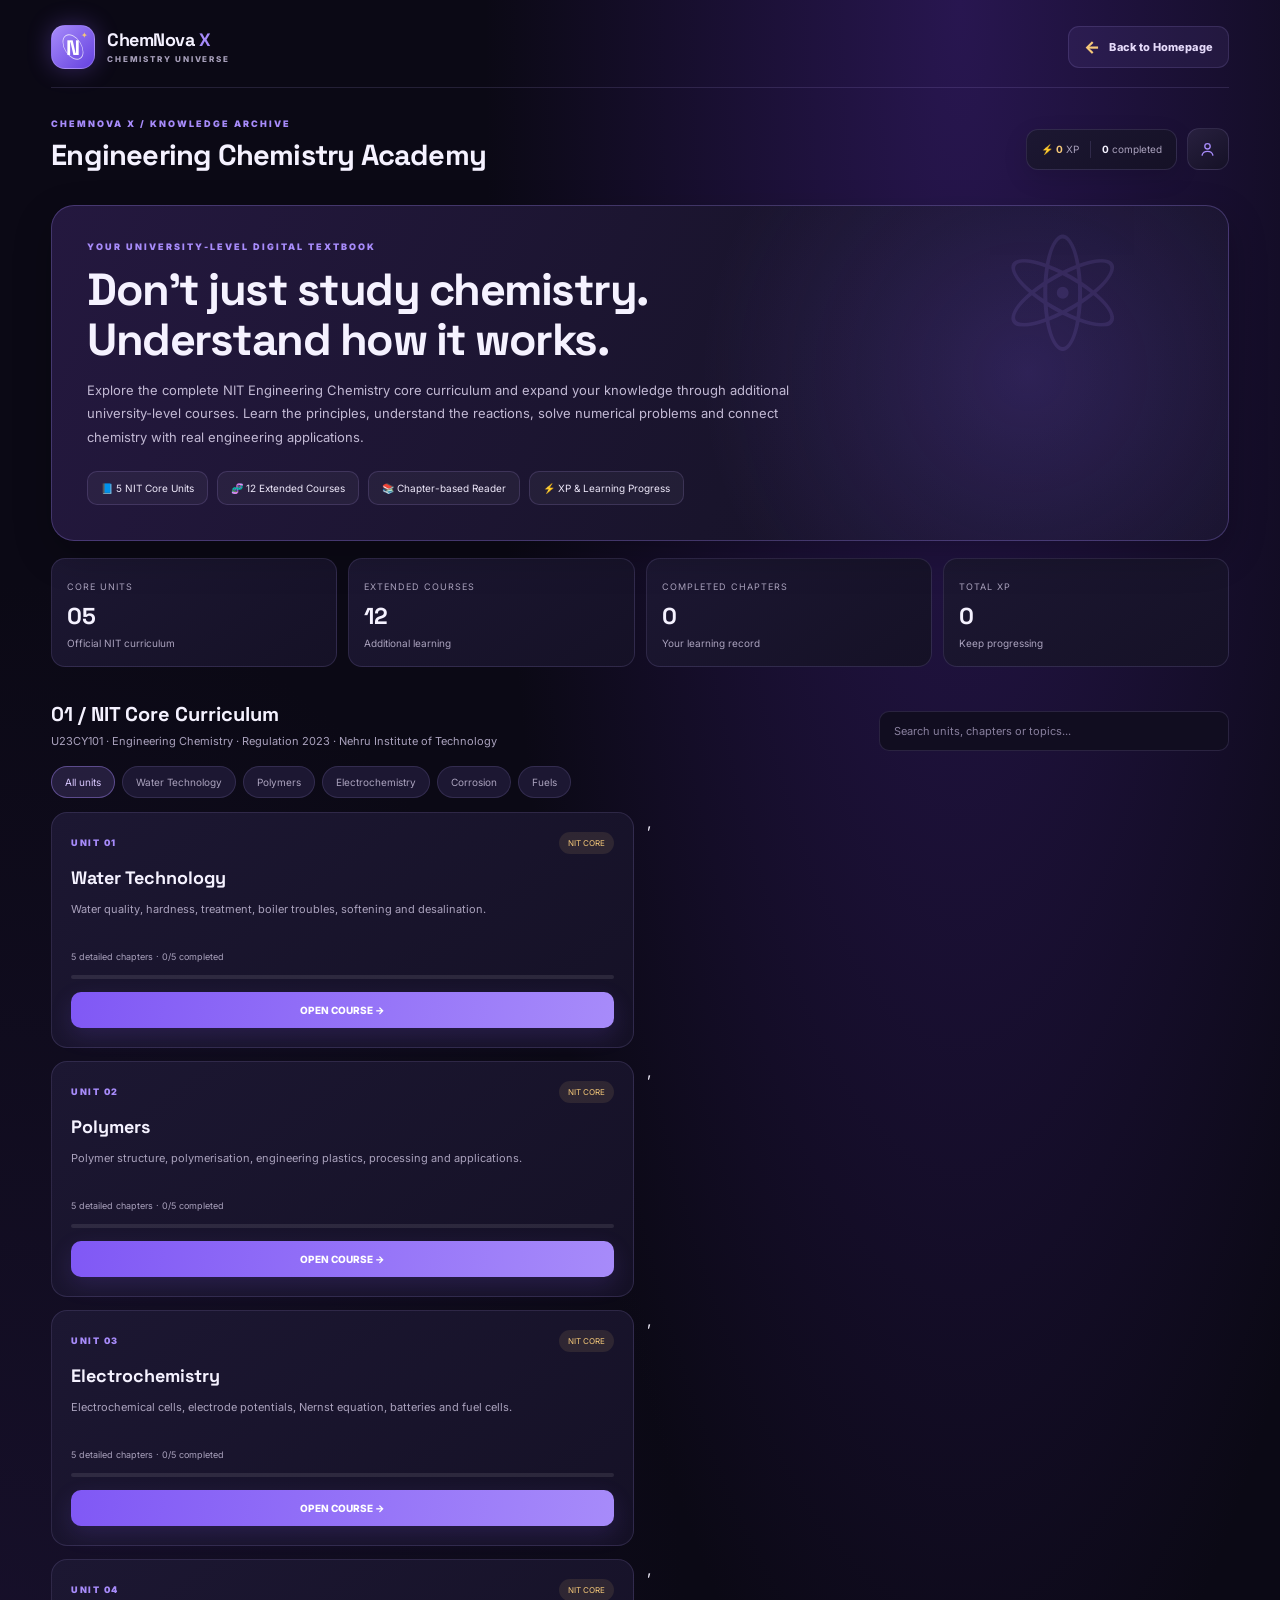
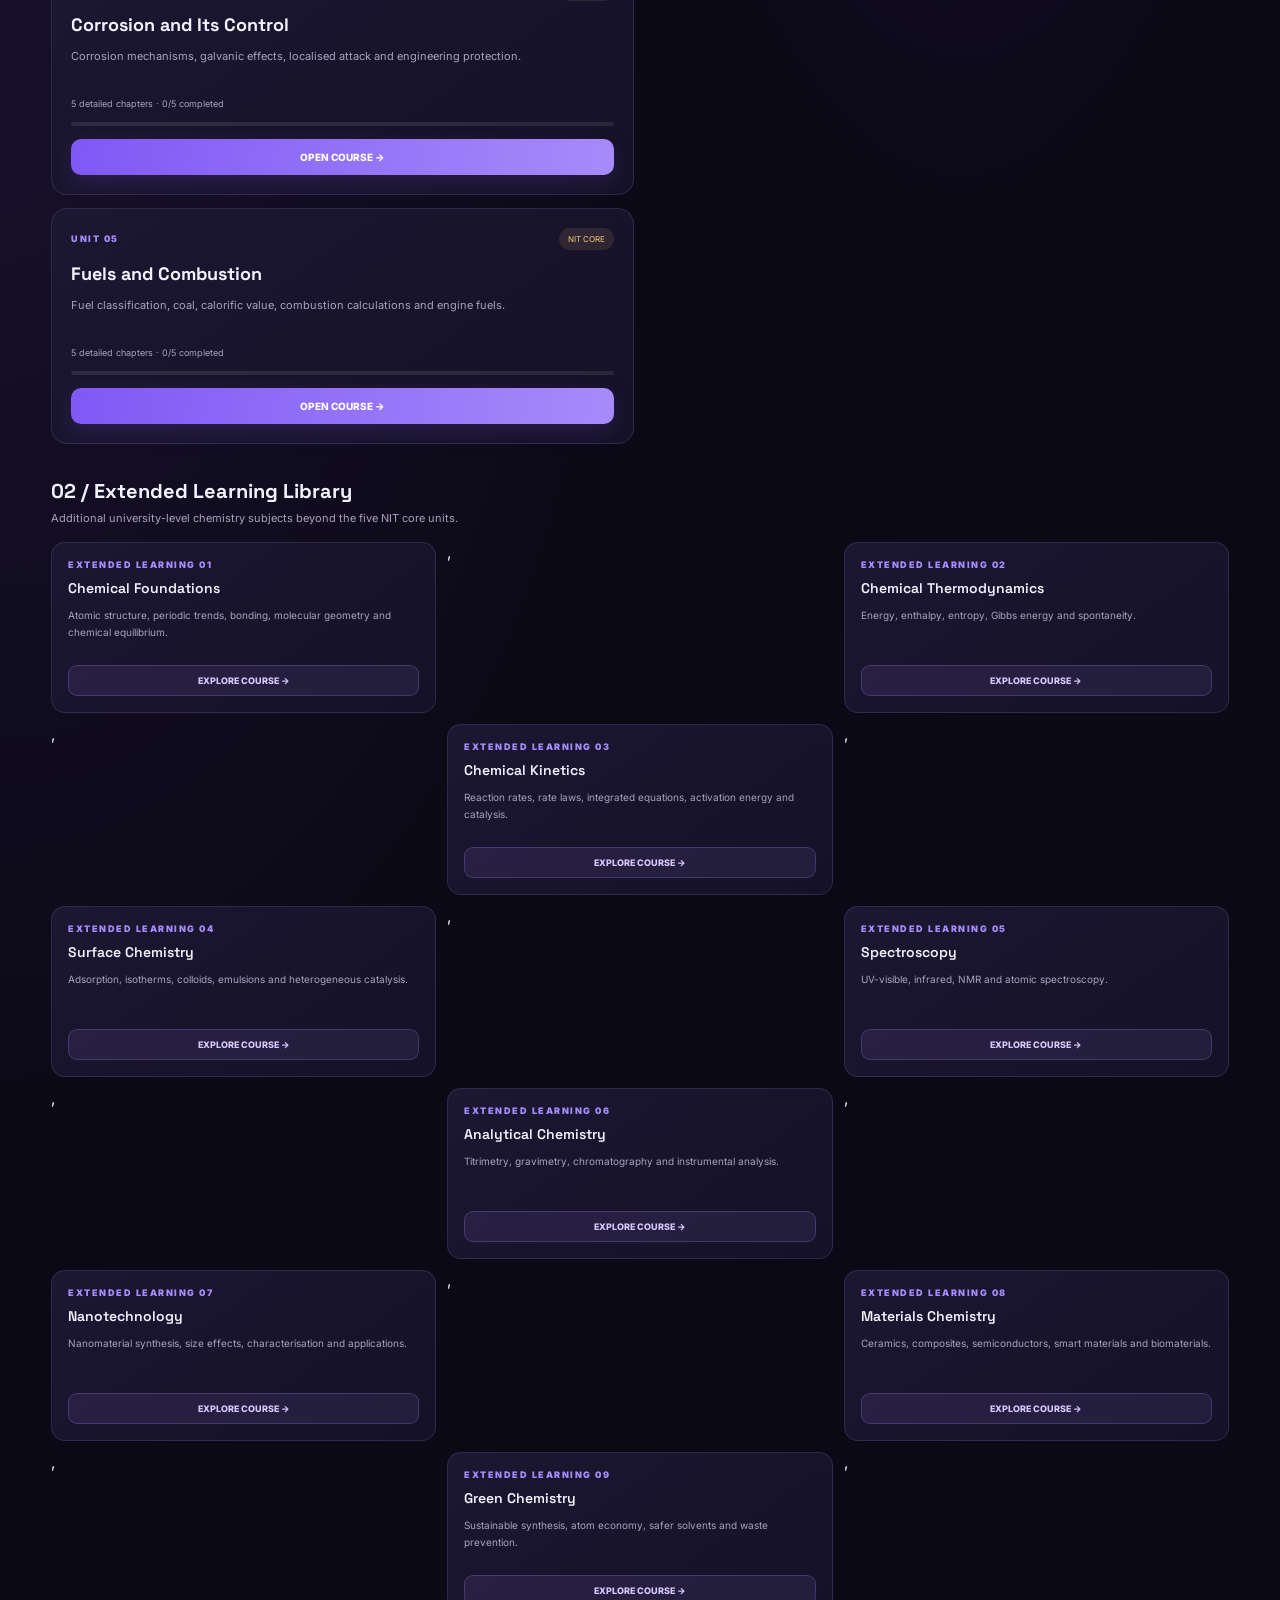
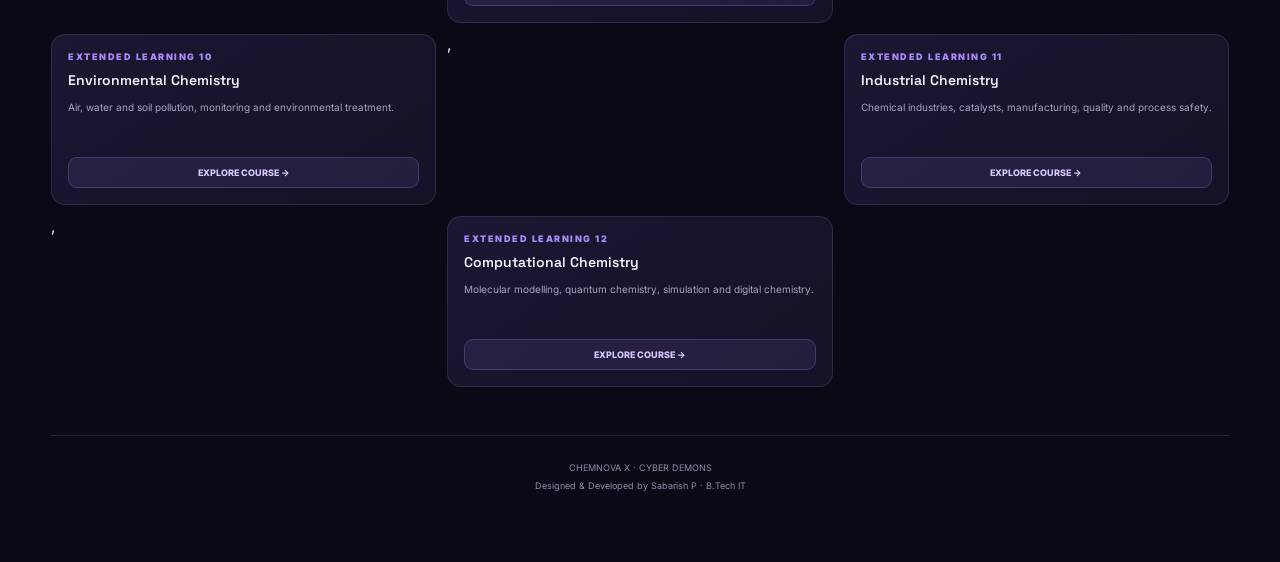
<file: academy.html>
<!DOCTYPE html>
<html lang="en">
<head>
<meta charset="UTF-8">
<meta name="viewport" content="width=device-width, initial-scale=1.0">
<meta name="theme-color" content="#071018">
<title>ChemNova X | Academy</title>

<link rel="preconnect" href="https://fonts.googleapis.com">
<link rel="preconnect" href="https://fonts.gstatic.com" crossorigin>
<link href="https://fonts.googleapis.com/css2?family=Inter:wght@400;500;600;700;800;900&family=Space+Grotesk:wght@400;500;600;700&display=swap" rel="stylesheet">

<style>
:root{
 --bg:#090b18;--panel:#11162b;--panel2:#171e38;--panel3:#202747;
 --line:#2b3658;--text:#f3f5ff;--muted:#a1accb;
 --purple:#9368ff;--cyan:#39dcf5;--green:#5ce6a7;
 --gold:#ffd166;--red:#ff7189;
}
*{box-sizing:border-box}
html{scroll-behavior:smooth}
body{margin:0;background:radial-gradient(circle at 85% 0%,#24204f 0,transparent 32%),var(--bg);color:var(--text);font-family:Inter,Arial,sans-serif}
button,input{font:inherit}
button{cursor:pointer}
a{text-decoration:none;color:inherit}
.app{min-height:100vh;display:grid;grid-template-columns:250px minmax(0,1fr)}
.sidebar{height:100vh;position:sticky;top:0;background:#0c1021;border-right:1px solid var(--line);padding:25px 17px;display:flex;flex-direction:column;z-index:5}
.brand{font:800 23px 'Space Grotesk';letter-spacing:-1px}
.brand span{color:var(--cyan)}
.tag{font-size:9px;color:var(--muted);letter-spacing:2px;margin-top:5px}
.nav{display:grid;gap:7px;margin-top:35px}
.nav a{padding:12px 13px;border-radius:11px;color:var(--muted);font-size:12px;transition:.2s}
.nav a:hover,.nav a.active{background:#20264a;color:white}
.nav a.active{border:1px solid #6250ba}
.side-bottom{margin-top:auto;color:#8792b2;font-size:10px;line-height:1.9}
.main{width:100%;max-width:1550px;margin:auto;padding:30px}
.top{display:flex;align-items:center;justify-content:space-between;gap:15px;margin-bottom:25px}
.eyebrow{font-size:9px;font-weight:900;letter-spacing:2.5px;color:var(--cyan)}
.top h1{font:700 27px 'Space Grotesk';margin:7px 0}
.profile{background:var(--panel);border:1px solid var(--line);border-radius:13px;padding:12px 15px;font-size:11px;color:var(--muted);white-space:nowrap}
.profile strong{color:var(--gold)}
.hero{position:relative;overflow:hidden;padding:35px;border:1px solid #49418a;border-radius:23px;background:linear-gradient(115deg,#28205b,#17344c 70%,#18233e)}
.hero:after{content:"⚗";position:absolute;right:45px;top:5px;font-size:145px;opacity:.08;pointer-events:none}
.hero h2{font:700 clamp(29px,4vw,45px) 'Space Grotesk';line-height:1.12;margin:13px 0;max-width:720px}
.hero p{color:#c8d1ed;line-height:1.8;font-size:13px;max-width:720px}
.hero-stats{display:flex;gap:9px;flex-wrap:wrap;margin-top:22px}
.hero-stat{background:#ffffff12;border:1px solid #ffffff22;border-radius:10px;padding:10px 13px;font-size:10px;color:#edf1ff}
.quick-row{display:grid;grid-template-columns:repeat(4,1fr);gap:11px;margin-top:17px}
.quick-card{background:var(--panel);border:1px solid var(--line);border-radius:14px;padding:15px}
.quick-card small{color:var(--muted);font-size:9px;letter-spacing:1px}
.quick-card strong{display:block;font:700 23px 'Space Grotesk';margin-top:7px}
.quick-card span{font-size:10px;color:var(--muted)}
.section{margin-top:34px}
.section-head{display:flex;justify-content:space-between;align-items:end;gap:15px;margin-bottom:15px}
.section-head h2{font:700 21px 'Space Grotesk';margin:0}
.section-head p{font-size:11px;color:var(--muted);margin:6px 0 0;line-height:1.6}
.search{width:min(350px,100%);padding:12px 14px;border:1px solid var(--line);border-radius:11px;background:var(--panel);color:white;outline:none;font-size:11px}
.search:focus{border-color:var(--purple)}
.filters{display:flex;gap:7px;flex-wrap:wrap;margin:14px 0}
.filter{background:var(--panel);border:1px solid var(--line);color:var(--muted);border-radius:30px;padding:9px 13px;font-size:10px}
.filter.active{background:#403477;border-color:#8068e8;color:white}
.course-grid{display:grid;grid-template-columns:repeat(2,minmax(0,1fr));gap:13px}
.course-card{background:linear-gradient(145deg,var(--panel2),var(--panel));border:1px solid var(--line);border-radius:17px;padding:19px;transition:.2s;min-width:0}
.course-card:hover{transform:translateY(-3px);border-color:#7561d5}
.course-top{display:flex;align-items:center;justify-content:space-between;gap:10px}
.course-no{font-size:9px;font-weight:900;color:var(--cyan);letter-spacing:1.5px}
.pill{font-size:8px;padding:6px 9px;border-radius:30px;background:#302853;color:#d1c4ff;white-space:nowrap}
.pill.ext{background:#17354b;color:#a9eaff}
.course-card h3{font:700 18px 'Space Grotesk';margin:12px 0 7px}
.course-card p{font-size:11px;color:var(--muted);line-height:1.7;min-height:38px}
.course-meta{font-size:9px;color:#8793b7;margin:13px 0}
.course-progress{height:4px;background:#29304b;border-radius:9px;overflow:hidden;margin:10px 0 13px}
.course-progress span{display:block;height:100%;background:linear-gradient(90deg,var(--purple),var(--cyan))}
.primary-btn{width:100%;border:0;border-radius:10px;padding:12px;background:linear-gradient(90deg,#7956e9,#359fdc);color:white;font-weight:800;font-size:10px}
.primary-btn:hover{filter:brightness(1.12)}
.ext-grid{display:grid;grid-template-columns:repeat(3,minmax(0,1fr));gap:11px}
.ext-card{background:var(--panel);border:1px solid var(--line);padding:16px;border-radius:14px;transition:.2s}
.ext-card:hover{border-color:#4a8bb1;transform:translateY(-2px)}
.ext-card h3{font:600 14px 'Space Grotesk';margin:9px 0}
.ext-card p{font-size:10px;color:var(--muted);line-height:1.7;min-height:48px}
.ext-card button{border:1px solid #3b6682;background:#142a3d;color:#a9eaff;border-radius:8px;padding:9px 11px;font-size:9px;width:100%;font-weight:800}
.reader{display:none;margin-top:30px;background:var(--panel);border:1px solid var(--line);border-radius:19px;overflow:hidden}
.reader.show{display:block}
.reader-head{padding:18px 22px;background:#171d37;border-bottom:1px solid var(--line);display:flex;justify-content:space-between;align-items:center;gap:15px}
.reader-head h2{font:700 19px 'Space Grotesk';margin:6px 0}
.reader-sub{font-size:10px;color:var(--muted)}
.reader-progress{height:5px;background:#303753;border-radius:8px;margin-top:11px;overflow:hidden;max-width:500px}
.reader-progress span{display:block;height:100%;background:linear-gradient(90deg,var(--purple),var(--cyan));width:0}
.close{background:transparent;border:1px solid var(--line);color:white;border-radius:9px;padding:9px 12px;font-size:10px}
.reader-body{display:grid;grid-template-columns:255px minmax(0,1fr);min-height:650px}
.chapter-nav{padding:17px;background:#0e1326;border-right:1px solid var(--line)}
.chapter-nav h3{font-size:9px;letter-spacing:1.5px;color:var(--muted);margin:4px 8px 13px}
.chapter-btn{width:100%;display:block;text-align:left;background:transparent;border:0;color:#aeb9d7;padding:11px;border-radius:9px;font-size:10px;line-height:1.5;margin:3px 0}
.chapter-btn:hover,.chapter-btn.active{background:#29254f;color:white}
.chapter-btn.done:after{content:"  ✓";color:var(--green);font-weight:900}
.book{padding:clamp(20px,4vw,48px);max-width:980px;width:100%}
.book-kicker{font-size:9px;color:var(--cyan);font-weight:900;letter-spacing:2px}
.book h1{font:700 clamp(25px,3vw,36px) 'Space Grotesk';line-height:1.2;margin:12px 0}
.book h2{font:700 19px 'Space Grotesk';margin:29px 0 9px;color:#f0edff}
.book h3{font:700 14px 'Space Grotesk';margin:20px 0 8px}
.book p,.book li{font-size:12px;line-height:1.95;color:#c4cce3}
.book ul,.book ol{padding-left:22px}
.lead{font-size:13px!important;color:#dce5ff!important;line-height:1.9!important}
.definition{border-left:3px solid var(--cyan);background:#14263a;padding:15px 17px;border-radius:0 10px 10px 0;margin:19px 0;color:#e3edff;font-size:11px;line-height:1.8}
.formula{background:#0a1021;border:1px solid #364269;border-radius:11px;padding:16px;margin:16px 0;text-align:center;color:#8feaff;font:600 15px 'Space Grotesk';overflow-x:auto}
.example{background:#132d29;border:1px solid #276b59;border-radius:12px;padding:16px;margin:19px 0}
.example b{font-size:10px;color:#78efbd;letter-spacing:1px}
.example p{color:#c8f1df;margin-bottom:5px}
.note{background:#292344;border:1px solid #51417c;border-radius:11px;padding:15px;margin:18px 0;color:#e0d8ff;font-size:11px;line-height:1.8}
.warning{background:#38252c;border:1px solid #71404d;border-radius:11px;padding:14px;margin:17px 0;color:#ffd6df;font-size:11px;line-height:1.8}
.table-wrap{overflow:auto;margin:17px 0}
table{width:100%;border-collapse:collapse;min-width:440px;font-size:10px}
th,td{border:1px solid var(--line);padding:10px;text-align:left;line-height:1.6}
th{background:#242b4c;color:#e7eaff}
td{color:#c5cde3}
.question-box{background:#111a31;border:1px solid #354364;border-radius:12px;padding:16px;margin-top:22px}
.question-box h3{margin:0 0 10px;color:var(--gold)}
.question-box li{margin:7px 0}
.lesson-foot{display:flex;justify-content:space-between;align-items:center;gap:9px;margin-top:30px;padding-top:18px;border-top:1px solid var(--line);flex-wrap:wrap}
.lesson-foot button{border:1px solid var(--line);background:#202747;color:white;border-radius:9px;padding:11px 13px;font-size:10px}
.lesson-foot .complete{background:#14543e;border-color:#237c5e}
.lesson-foot button:disabled{opacity:.35;cursor:not-allowed}
.footer{text-align:center;color:#7581a3;font-size:9px;line-height:2;padding:38px 10px}
.empty{padding:25px;text-align:center;color:var(--muted);font-size:12px;grid-column:1/-1}
.hidden{display:none!important}
@media(max-width:950px){
 .app{grid-template-columns:1fr}
 .sidebar{height:auto;position:relative;padding:15px}
 .nav{display:flex;overflow-x:auto;margin-top:13px}
 .nav a{white-space:nowrap;padding:10px}
 .side-bottom{display:none}
 .main{padding:20px}
 .ext-grid{grid-template-columns:repeat(2,minmax(0,1fr))}
}
@media(max-width:650px){
 .main{padding:14px}
 .top{align-items:flex-start;flex-direction:column}
 .quick-row{grid-template-columns:repeat(2,1fr)}
 .course-grid,.reader-body{grid-template-columns:1fr}
 .ext-grid{grid-template-columns:1fr}
 .section-head{align-items:stretch;flex-direction:column}
 .search{width:100%}
 .chapter-nav{border-right:0;border-bottom:1px solid var(--line);max-height:240px;overflow:auto}
 .reader-head{align-items:flex-start}
 .hero{padding:23px}
 .hero:after{right:8px;font-size:100px}
 .book{padding:21px}
 .lesson-foot button{flex:1}
}


/* =========================================================
   CHEMNOVA X MASTER VISUAL SYSTEM
   Shared with the main dashboard. Syllabus and course data
   below this stylesheet remain unchanged.
========================================================= */
:root{
 --bg:#071018;--panel:#102332;--panel2:#142b3b;--panel3:#193447;
 --line:rgba(111,202,224,.17);--text:#edf8fc;--muted:#9bb0bd;
 --purple:#399acb;--cyan:#69e8f2;--green:#70dfb5;
 --gold:#e8c77b;--red:#ff8294;
 --shadow:0 12px 35px rgba(0,0,0,.2);
}
html{scroll-padding-top:24px}
body{
 background:radial-gradient(ellipse at 78% 0%,rgba(22,104,132,.24),transparent 36%),radial-gradient(ellipse at 0% 48%,rgba(24,65,103,.18),transparent 40%),var(--bg);
 color:var(--text);
}
.app{grid-template-columns:255px minmax(0,1fr)}
.sidebar{background:rgba(7,16,24,.98);border-right:1px solid var(--line);padding:25px 17px}
.brand-lockup{display:flex;align-items:center;gap:12px;padding:0 5px}
.brand-icon{width:46px;height:46px;flex-shrink:0;border-radius:15px;position:relative;overflow:hidden;display:grid;place-items:center;background:linear-gradient(145deg,#174d65,#0c2638 72%);border:1px solid rgba(117,225,239,.38);box-shadow:inset 0 1px 0 rgba(255,255,255,.16),0 8px 24px rgba(23,142,174,.2),0 0 22px rgba(63,196,220,.12)}
.brand-orbit{position:absolute;width:29px;height:29px;border:1px solid rgba(126,231,242,.72);border-radius:50%;transform:rotate(-32deg) scaleX(.62)}
.brand-orbit:after{content:"";position:absolute;width:5px;height:5px;right:-2px;top:3px;border-radius:50%;background:var(--gold);box-shadow:0 0 8px var(--gold)}
.brand-monogram{position:relative;z-index:1;font:800 22px 'Space Grotesk';color:#f2fbff;letter-spacing:-2px}
.brand-spark{position:absolute;right:6px;top:5px;color:var(--gold);font-size:8px}
.brand{font:800 19px 'Space Grotesk';letter-spacing:-.5px;color:var(--text)}
.brand span{color:var(--cyan)}
.brand small{display:block;font:900 9px Inter,sans-serif;letter-spacing:2px;color:var(--muted);margin-top:4px}
.tag{display:none}
.nav{gap:5px;margin-top:32px}
.nav a{padding:11px 12px;border:1px solid transparent;border-radius:10px;color:var(--muted);font-size:12px;font-weight:600;transition:background-color .2s,border-color .2s,color .2s}
.nav a:hover,.nav a.active{background:linear-gradient(90deg,rgba(63,190,215,.14),rgba(45,126,181,.06));color:#c9f7fb;border-color:rgba(93,215,232,.2)}
.nav a.active{color:var(--cyan)}
.main{max-width:1700px;padding:25px 36px 40px}
.top{margin-bottom:27px}
.eyebrow{color:var(--cyan);letter-spacing:2px}
.top h1{font-size:27px;letter-spacing:-.7px}
.top-right{display:flex;align-items:center;gap:10px}
.profile-stats{display:flex;align-items:center;gap:11px;background:linear-gradient(145deg,#102332,#0c1924);border:1px solid var(--line);border-radius:12px;padding:11px 14px;color:var(--muted);font-size:10px;white-space:nowrap}
.profile-stats strong{color:var(--text)}
.profile-xp strong{color:var(--gold)}
.profile-divider{height:17px;width:1px;background:var(--line)}
.profile-icon{width:42px;height:42px;display:grid;place-items:center;border-radius:12px;border:1px solid var(--line);color:var(--cyan);background:linear-gradient(145deg,#17384a,#0d1e2a);transition:border-color .2s,color .2s}
.profile-icon:hover{border-color:var(--cyan);color:var(--gold)}
.profile-icon svg{width:19px;height:19px;fill:none;stroke:currentColor;stroke-width:1.7;stroke-linecap:round;stroke-linejoin:round}
.hero{border:1px solid rgba(92,207,226,.25);border-radius:23px;background:radial-gradient(circle at 83% 50%,rgba(50,173,204,.2),transparent 31%),linear-gradient(115deg,#102b3a,#10202e 58%,#101b2a);box-shadow:var(--shadow)}
.hero:after{content:"⚛";right:8%;top:-10px;font-size:160px;opacity:.12;color:var(--cyan)}
.hero h2{letter-spacing:-1.5px}
.hero h2 strong,.hero h2 em{color:var(--cyan)}
.hero p{color:#b4c9d4}
.hero-stat{background:rgba(255,255,255,.055);border:1px solid rgba(255,255,255,.12);border-radius:10px;color:#edf8fc}
.quick-card,.course-card,.ext-card,.reader,.panel,.question-box{background:linear-gradient(145deg,#102332,#0c1924);border-color:var(--line);box-shadow:none}
.quick-card{border-radius:14px;transition:border-color .2s,box-shadow .2s}
.quick-card:hover{border-color:rgba(100,218,233,.38);box-shadow:0 8px 24px rgba(0,0,0,.14)}
.quick-card strong{color:var(--text)}
.section-head h2{font-size:20px}
.section-head p{color:var(--muted)}
.search{background:#0d1d29;border-color:var(--line);border-radius:10px;color:var(--text)}
.search:focus{border-color:var(--cyan);box-shadow:0 0 0 3px rgba(105,232,242,.08)}
.search::placeholder{color:#7893a2}
.filter{background:#102332;border-color:var(--line);color:var(--muted);transition:background-color .2s,border-color .2s,color .2s}
.filter.active{background:rgba(63,190,215,.14);border-color:rgba(93,215,232,.4);color:var(--cyan)}
.course-grid{grid-auto-flow:row;align-items:stretch}
.course-card{border-radius:16px;transition:border-color .2s,box-shadow .2s}
.course-card:hover{transform:none;border-color:rgba(100,218,233,.38);box-shadow:0 8px 24px rgba(0,0,0,.14)}
.course-no{color:var(--cyan)}
.pill{background:rgba(232,199,123,.1);color:var(--gold)}
.pill.ext{background:rgba(65,180,204,.1);color:#a9f1f3}
.course-card h3,.ext-card h3{color:var(--text)}
.course-card p,.ext-card p{color:var(--muted)}
.course-meta{color:#91a7b4}
.course-progress{background:rgba(255,255,255,.09)}
.course-progress span,.reader-progress span{background:linear-gradient(90deg,#278dbd,#5de0e7)}
.primary-btn{background:linear-gradient(100deg,#39b9d0,#287dbb);border-radius:10px;transition:filter .2s,box-shadow .2s}
.primary-btn:hover{filter:brightness(1.08);box-shadow:0 8px 24px rgba(45,157,190,.2)}
.ext-card{border-radius:14px;transition:border-color .2s,box-shadow .2s}
.ext-card:hover{border-color:rgba(100,218,233,.38);transform:none;box-shadow:0 8px 24px rgba(0,0,0,.14)}
.ext-card button{border-color:rgba(91,205,224,.24);background:rgba(65,180,204,.1);color:#a9f1f3;border-radius:9px;transition:background-color .2s,border-color .2s}
.ext-card button:hover{background:rgba(65,180,204,.2);border-color:var(--cyan)}
.reader{border-radius:17px;overflow:hidden}
.reader-head{background:linear-gradient(110deg,#112c3a,#101f30);border-color:var(--line)}
.reader-head h2{color:var(--text)}
.chapter-nav{background:#091722;border-color:var(--line)}
.chapter-btn{color:var(--muted);transition:background-color .2s,color .2s}
.chapter-btn:hover,.chapter-btn.active{background:rgba(63,190,215,.14);color:var(--cyan)}
.book{max-width:1000px}
.book h2{color:#dff7fb}
.definition{background:rgba(65,180,204,.09);border-color:var(--cyan);color:#e3f5f8}
.formula{background:#091722;border-color:var(--line);color:#8feaf2}
.example{background:rgba(45,145,111,.10);border-color:rgba(112,223,181,.3)}
.example b{color:var(--green)}
.example p{color:#c8f1df}
.note{background:rgba(232,199,123,.075);border-color:rgba(232,199,123,.25);color:#f1e5c9}
.warning{background:rgba(255,113,137,.08);border-color:rgba(255,113,137,.3);color:#ffd6df}
th{background:#193447;color:#e7f8fb}
td{color:#c5d9e1}
.lesson-foot button{background:#142b3b;border-color:var(--line);color:white}
.lesson-foot .complete{background:#14543e;border-color:#237c5e}
.close{border-color:var(--line);color:var(--text)}
.footer{border-top:1px solid var(--line);margin-top:48px;padding:23px 10px;color:#8299a6}
.empty{color:var(--muted)}
@media(max-width:950px){
 .app{grid-template-columns:1fr}
 .sidebar{height:auto;position:relative;padding:16px 17px}
 .brand-lockup{margin-bottom:8px}
 .nav{display:flex;overflow-x:auto;margin-top:12px}
 .nav a{white-space:nowrap}
 .main{padding:20px}
}
@media(max-width:650px){
 .main{padding:14px}
 .top{align-items:flex-start;flex-direction:row;flex-wrap:wrap}
 .top-right{width:100%;justify-content:flex-end}
 .profile-stats{margin-right:auto}
 .hero:after{right:8px;font-size:100px}
}
@media(prefers-reduced-motion:reduce){*,*::before,*::after{scroll-behavior:auto!important;animation:none!important;transition:none!important}}



/* =========================================================
   CHEMNOVA X — UNIFIED FEATURE-PAGE DESIGN
   Matches the current index.html visual identity.
   Course data, reader logic and progress storage remain intact.
========================================================= */
:root{
 --bg:#0b0915;
 --panel:#151126;
 --panel2:#1c1732;
 --panel3:#28203f;
 --purple:#a78bfa;
 --violet:#8058f5;
 --cyan:#55e7ed;
 --pink:#ed91ed;
 --text:#f5f2ff;
 --muted:#aaa2bd;
 --line:rgba(193,169,255,.14);
 --gold:#f5c879;
 --green:#6ee7b7;
 --red:#ff8294;
 --shadow:0 14px 38px rgba(0,0,0,.24);
}
html{scroll-padding-top:24px}
body{
 background:
  radial-gradient(ellipse at 75% 0%,#281650 0%,transparent 35%),
  radial-gradient(ellipse at 0% 45%,#17102b 0%,transparent 38%),
  var(--bg);
 color:var(--text);
 font-family:Inter,Arial,sans-serif;
 min-height:100vh;
}
.app.academy-app{display:block;min-height:100vh;width:100%}
.main.academy-main{width:min(100%,1540px);max-width:1540px;margin:0 auto;padding:25px clamp(16px,4vw,54px) 44px}
.academy-nav{display:flex;align-items:center;justify-content:space-between;gap:16px;margin:0 0 30px;padding:0 0 18px;border-bottom:1px solid var(--line)}
.academy-brand{display:inline-flex;align-items:center;gap:12px;min-width:0}
.academy-brand-icon{width:44px;height:44px;flex:0 0 44px;position:relative;display:grid;place-items:center;overflow:hidden;border-radius:14px;background:linear-gradient(135deg,#a78bfa,#6441df);border:1px solid rgba(210,190,255,.28);box-shadow:0 0 25px #8b5cf655}
.academy-brand-icon span{position:absolute;width:28px;height:28px;border:1px solid rgba(255,255,255,.72);border-radius:50%;transform:rotate(-32deg) scaleX(.62)}
.academy-brand-icon b{position:relative;z-index:1;color:white;font:800 21px 'Space Grotesk',Inter,sans-serif}
.academy-brand-icon i{position:absolute;right:6px;top:4px;color:var(--gold);font-size:8px;font-style:normal}
.academy-brand-name{font:800 18px 'Space Grotesk',Inter,sans-serif;letter-spacing:-.5px;color:var(--text);line-height:1.1}
.academy-brand-name b{color:var(--purple)}
.academy-brand-name small{display:block;margin-top:5px;color:var(--muted);font:800 8px Inter,sans-serif;letter-spacing:1.8px}
.back-home{display:inline-flex;align-items:center;justify-content:center;gap:9px;min-height:42px;padding:0 15px;border:1px solid var(--line);border-radius:11px;background:rgba(167,139,250,.08);color:#e5dafa;font-size:11px;font-weight:800;letter-spacing:.15px;transition:background .2s,border-color .2s,transform .2s}
.back-home span{font-size:17px;color:var(--gold);line-height:1}
.back-home:hover{background:rgba(167,139,250,.16);border-color:rgba(167,139,250,.42);transform:translateY(-1px)}
.top{margin-bottom:25px;align-items:center}
.eyebrow{color:var(--purple);letter-spacing:2px}
.top h1{font:800 clamp(22px,3vw,29px) 'Space Grotesk',Inter,sans-serif;color:var(--text);letter-spacing:-.8px}
.top-right{display:flex;align-items:center;gap:10px}
.profile-stats{background:linear-gradient(145deg,#1c1732,#151126);border:1px solid var(--line);border-radius:12px;color:var(--muted);box-shadow:0 8px 24px rgba(0,0,0,.12)}
.profile-stats strong{color:var(--text)}
.profile-xp strong{color:var(--gold)}
.profile-icon{border:1px solid var(--line);color:var(--purple);background:linear-gradient(145deg,#28203f,#151126)}
.profile-icon:hover{border-color:var(--purple);color:var(--gold)}
.hero{border:1px solid rgba(167,139,250,.28);border-radius:23px;background:radial-gradient(circle at 83% 50%,rgba(128,88,245,.22),transparent 33%),linear-gradient(115deg,#24183f,#19142c 60%,#151126);box-shadow:var(--shadow)}
.hero:after{content:'⚛';right:8%;top:-10px;font-size:160px;opacity:.12;color:var(--purple)}
.hero h2{color:var(--text);letter-spacing:-1.5px}
.hero h2 strong,.hero h2 em{color:var(--purple)}
.hero p{color:#c2b9d4}
.hero-stat{background:rgba(255,255,255,.045);border:1px solid rgba(193,169,255,.16);border-radius:10px;color:#eee8fa}
.quick-card,.course-card,.ext-card,.reader,.panel,.question-box{background:linear-gradient(145deg,#1c1732,#151126);border-color:var(--line);box-shadow:none}
.quick-card{border-radius:14px;transition:border-color .2s,box-shadow .2s,transform .2s}
.quick-card:hover{border-color:rgba(167,139,250,.42);box-shadow:0 10px 26px rgba(0,0,0,.18);transform:translateY(-2px)}
.quick-card strong{color:var(--text)}
.section-head h2{color:var(--text);font-size:20px}
.section-head p{color:var(--muted)}
.search{background:#110d20;border-color:var(--line);border-radius:10px;color:var(--text)}
.search:focus{border-color:var(--purple);box-shadow:0 0 0 3px rgba(167,139,250,.1)}
.search::placeholder{color:#887f9d}
.filter{background:#1c1732;border-color:var(--line);color:var(--muted);transition:background .2s,border-color .2s,color .2s}
.filter.active{background:rgba(167,139,250,.16);border-color:rgba(167,139,250,.42);color:#d9c8ff}
.course-grid{grid-auto-flow:row;align-items:stretch}
.course-card{border-radius:16px;transition:border-color .2s,box-shadow .2s,transform .2s}
.course-card:hover{transform:translateY(-2px);border-color:rgba(167,139,250,.42);box-shadow:0 10px 26px rgba(0,0,0,.18)}
.course-no{color:var(--purple)}
.pill{background:rgba(245,200,121,.1);color:var(--gold)}
.pill.ext{background:rgba(167,139,250,.12);color:#cbb8ff}
.course-card h3,.ext-card h3{color:var(--text)}
.course-card p,.ext-card p{color:var(--muted)}
.course-meta{color:#aaa2bd}
.course-progress{background:rgba(255,255,255,.09)}
.course-progress span,.reader-progress span{background:linear-gradient(90deg,#8058f5,#55e7ed)}
.primary-btn{background:linear-gradient(100deg,#8058f5,#a78bfa);border-radius:10px;color:#fff;box-shadow:0 8px 22px rgba(128,88,245,.16)}
.primary-btn:hover{filter:brightness(1.08);box-shadow:0 9px 25px rgba(128,88,245,.24)}
.ext-card{border-radius:14px;transition:border-color .2s,box-shadow .2s,transform .2s}
.ext-card:hover{border-color:rgba(167,139,250,.42);transform:translateY(-2px);box-shadow:0 10px 26px rgba(0,0,0,.18)}
.ext-card button{border-color:rgba(167,139,250,.24);background:rgba(167,139,250,.1);color:#d9c8ff;border-radius:9px}
.ext-card button:hover{background:rgba(167,139,250,.2);border-color:var(--purple)}
.reader{border-radius:17px;overflow:hidden}
.reader-head{background:linear-gradient(110deg,#24183f,#19142c);border-color:var(--line)}
.reader-head h2{color:var(--text)}
.chapter-nav{background:#110d20;border-color:var(--line)}
.chapter-btn{color:var(--muted);transition:background .2s,color .2s}
.chapter-btn:hover,.chapter-btn.active{background:rgba(167,139,250,.14);color:#d9c8ff}
.book{max-width:1000px}
.book h2{color:#f1eaff}
.definition{background:rgba(167,139,250,.09);border-color:var(--purple);color:#eee7ff}
.formula{background:#110d20;border-color:var(--line);color:#bfaaff}
.example{background:rgba(110,231,183,.08);border-color:rgba(110,231,183,.3)}
.example b{color:var(--green)}
.example p{color:#c8f1df}
.note{background:rgba(245,200,121,.075);border-color:rgba(245,200,121,.25);color:#f1e5c9}
.warning{background:rgba(255,130,148,.08);border-color:rgba(255,130,148,.3);color:#ffd6df}
th{background:#28203f;color:#f0eaff}
td{color:#d3cce0}
.lesson-foot button{background:#1c1732;border-color:var(--line);color:white}
.lesson-foot .complete{background:#14543e;border-color:#237c5e}
.close{border-color:var(--line);color:var(--text)}
.footer{border-top:1px solid var(--line);margin-top:48px;padding:23px 10px;color:#958ba9}
.empty{color:var(--muted)}
@media(max-width:950px){.main.academy-main{padding:20px 22px 36px}}
@media(max-width:650px){
 .main.academy-main{padding:15px 14px 30px}
 .academy-nav{margin-bottom:22px;padding-bottom:14px}
 .academy-brand-icon{width:39px;height:39px;flex-basis:39px}
 .academy-brand-name{font-size:16px}
 .back-home{min-height:39px;padding:0 11px;font-size:10px}
 .top{align-items:flex-start;flex-direction:row;flex-wrap:wrap}
 .top-right{width:100%;justify-content:flex-end}
 .profile-stats{margin-right:auto}
 .hero:after{right:8px;font-size:100px}
}
@media(max-width:390px){.academy-brand-name small{font-size:7px;letter-spacing:1.3px}.back-home{gap:5px;padding:0 9px}}
</style>
</head>

<body>
<div class="app academy-app">



<main class="main academy-main">

 <div class="academy-nav">
  <a class="academy-brand" href="#top" aria-label="ChemNova X Academy home">
   <span class="academy-brand-icon" aria-hidden="true"><span></span><b>N</b><i>✦</i></span>
   <span class="academy-brand-name">ChemNova <b>X</b><small>CHEMISTRY UNIVERSE</small></span>
  </a>
  <a class="back-home" href="index.html"><span aria-hidden="true">←</span> Back to Homepage</a>
 </div>

 <header class="top" id="top">
  <div>
   <div class="eyebrow">CHEMNOVA X / KNOWLEDGE ARCHIVE</div>
   <h1>Engineering Chemistry Academy</h1>
  </div>
  <div class="top-right">
   <div class="profile-stats"><span class="profile-xp">⚡ <strong id="xp">0</strong> XP</span><span class="profile-divider"></span><span><strong id="readCount">0</strong> completed</span></div>
   <button class="profile-icon" type="button" aria-label="Learning profile" title="Learning profile" onclick="showAcademyProfile()">
    <svg viewBox="0 0 24 24" aria-hidden="true"><circle cx="12" cy="8" r="3.4"></circle><path d="M5.2 19.2c.8-3.2 3.1-4.8 6.8-4.8s6 1.6 6.8 4.8"></path></svg>
   </button>
  </div>
 </header>

 <section class="hero">
  <div class="eyebrow">YOUR UNIVERSITY-LEVEL DIGITAL TEXTBOOK</div>
  <h2>Don't just study chemistry.<br>Understand how it works.</h2>
  <p>
   Explore the complete NIT Engineering Chemistry core curriculum and expand your knowledge
   through additional university-level courses. Learn the principles, understand the reactions,
   solve numerical problems and connect chemistry with real engineering applications.
  </p>
  <div class="hero-stats">
   <div class="hero-stat">📘 5 NIT Core Units</div>
   <div class="hero-stat">🧬 12 Extended Courses</div>
   <div class="hero-stat">📚 Chapter-based Reader</div>
   <div class="hero-stat">⚡ XP & Learning Progress</div>
  </div>
 </section>

 <div class="quick-row">
  <div class="quick-card"><small>CORE UNITS</small><strong>05</strong><span>Official NIT curriculum</span></div>
  <div class="quick-card"><small>EXTENDED COURSES</small><strong>12</strong><span>Additional learning</span></div>
  <div class="quick-card"><small>COMPLETED CHAPTERS</small><strong id="completedStat">0</strong><span>Your learning record</span></div>
  <div class="quick-card"><small>TOTAL XP</small><strong id="xpStat">0</strong><span>Keep progressing</span></div>
 </div>

 <section class="section" id="core">
  <div class="section-head">
   <div>
    <h2>01 / NIT Core Curriculum</h2>
    <p>U23CY101 · Engineering Chemistry · Regulation 2023 · Nehru Institute of Technology</p>
   </div>
   <input class="search" id="search" placeholder="Search units, chapters or topics...">
  </div>
  <div class="filters">
   <button class="filter active" data-filter="all">All units</button>
   <button class="filter" data-filter="water">Water Technology</button>
   <button class="filter" data-filter="polymer">Polymers</button>
   <button class="filter" data-filter="electro">Electrochemistry</button>
   <button class="filter" data-filter="corrosion">Corrosion</button>
   <button class="filter" data-filter="fuel">Fuels</button>
  </div>
  <div class="course-grid" id="coreGrid"></div>
 </section>

 <section class="section" id="extended">
  <div class="section-head">
   <div>
    <h2>02 / Extended Learning Library</h2>
    <p>Additional university-level chemistry subjects beyond the five NIT core units.</p>
   </div>
  </div>
  <div class="ext-grid" id="extendedGrid"></div>
 </section>

 <section class="reader" id="reader">
  <div class="reader-head">
   <div style="flex:1;min-width:0">
    <div class="eyebrow" id="readerUnit">NIT CORE TEXTBOOK</div>
    <h2 id="readerTitle">Chapter reader</h2>
    <div class="reader-sub" id="readerSub">Select a chapter to begin learning.</div>
    <div class="reader-progress"><span id="readProgress"></span></div>
   </div>
   <button class="close" id="closeReader">✕ Close</button>
  </div>
  <div class="reader-body">
   <aside class="chapter-nav">
    <h3>COURSE CONTENTS</h3>
    <div id="chapterList"></div>
   </aside>
   <article class="book" id="book"></article>
  </div>
 </section>

 <footer class="footer">
  CHEMNOVA X · CYBER DEMONS<br>
  Designed & Developed by Sabarish P · B.Tech IT
 </footer>
</main>
</div>

<script>
function showAcademyProfile(){
 const xp=Number(localStorage.getItem("novaXP")||0);
 const completed=Object.keys(JSON.parse(localStorage.getItem("chemnovaAcademyDoneV2")||"{}")).length;
 alert("ChemNova X Learning Profile\n\nTotal XP: "+xp+"\nCompleted chapters: "+completed);
}

/* =========================================================
   CHEMNOVA X ACADEMY
   Original learning content based on the NIT U23CY101
   Engineering Chemistry curriculum and extended subjects.
========================================================= */

const L=(title,subtitle,intro,sections,example,questions,summary="")=>({
 title,subtitle,intro,sections,example,questions,summary
});

const coreCourses=[
{
 id:"water",no:"UNIT 01",name:"Water Technology",tag:"NIT CORE",
 desc:"Water quality, hardness, treatment, boiler troubles, softening and desalination.",
 chapters:[
 L("Introduction to Water Technology","Sources, characteristics, quality parameters and engineering importance",
 "Water is essential to domestic life, agriculture, power generation and almost every major industrial process. However, naturally occurring water is rarely pure. As it travels through the atmosphere, soil and geological formations, it collects dissolved salts, suspended particles, gases and biological contaminants. Water technology is the scientific and engineering study of analysing, treating and conditioning water so that it becomes suitable for a particular purpose.",
 [
 ["1.1 Natural sources of water","Rainwater is produced by atmospheric condensation. It generally contains fewer dissolved minerals when collected cleanly, although dust and atmospheric gases may enter it. Surface water includes rivers, lakes, ponds and reservoirs. It may contain suspended clay, organic matter and microorganisms. Groundwater passes through soil and rocks and often dissolves calcium and magnesium salts. Seawater contains a high concentration of dissolved salts, particularly sodium chloride, and requires desalination for most freshwater uses."],
 ["1.2 Types of impurities","Suspended impurities include sand, silt and clay. Colloidal impurities are very fine particles that remain dispersed and do not settle easily. Dissolved impurities include inorganic salts, dissolved gases and organic substances. Biological impurities include bacteria, viruses, protozoa and other microorganisms. Each type requires a suitable removal method."],
 ["1.3 Water-quality parameters","Physical parameters include colour, taste, odour, temperature and turbidity. Chemical parameters include pH, hardness, alkalinity, chloride, sulphate and total dissolved solids. Biological assessment considers indicator organisms and disease-causing microorganisms. Turbidity is an optical measure of cloudiness caused by suspended particles."],
 ["1.4 Why water treatment is necessary","Drinking water must be microbiologically safe and chemically suitable. Boiler feedwater must be controlled to prevent scale, sludge and corrosion. Cooling water must be managed to reduce deposits and biological growth. Pharmaceutical and electronic industries may require highly purified water. Thus, treatment is selected according to the intended use rather than applying one process to every source."],
 ["1.5 General stages of treatment","A conventional treatment plant may use screening, aeration, coagulation, flocculation, sedimentation, filtration and disinfection. Industrial treatment may additionally use softening, ion exchange, membrane separation or deaeration. The sequence depends on the raw-water analysis."]
 ],
 "A river-water treatment plant may first remove large floating materials by screening, reduce turbidity by coagulation and sedimentation, remove remaining particles by filtration and finally disinfect the water. Each stage has a different purpose.",
 ["Differentiate surface water and groundwater.","What are suspended, colloidal and dissolved impurities?","Explain why drinking-water treatment and boiler-water treatment have different requirements.","List five water-quality parameters."],
 "Water treatment is a sequence of processes selected according to source-water quality and the final application."
 ),
 L("Hardness of Water and Its Estimation","Temporary hardness, permanent hardness, CaCO₃ equivalents and units",
 "Hardness is one of the most important chemical properties considered in water treatment. It is mainly caused by dissolved calcium and magnesium ions. Hard water consumes more soap, may form deposits and can create operational problems in boilers and heat exchangers. Understanding the source and measurement of hardness is essential before selecting a softening process.",
 [
 ["2.1 Meaning of hardness","Calcium and magnesium ions react with soap to form poorly soluble compounds called scum. Consequently, more soap is required before a stable lather develops. Hardness is commonly reported as milligrams per litre of calcium carbonate equivalent."],
 ["2.2 Temporary hardness","Temporary hardness is mainly associated with calcium and magnesium bicarbonates. Heating causes bicarbonates to decompose and may produce insoluble precipitates. A simplified reaction is: Ca(HCO₃)₂ → CaCO₃↓ + CO₂↑ + H₂O. The precipitate can form deposits if it is not removed."],
 ["2.3 Permanent hardness","Permanent hardness is mainly associated with calcium and magnesium chlorides and sulphates. These salts are not removed simply by boiling. Chemical precipitation, ion exchange or membrane processes may be used."],
 ["2.4 Expression as calcium carbonate","Different salts have different molecular and equivalent masses. To compare their hardness contributions on a common basis, their concentrations are converted into CaCO₃ equivalents. The equivalent mass of CaCO₃ is 50 because its molecular mass is approximately 100 and its valency factor is 2."],
 ["2.5 Common units","For dilute aqueous solutions, 1 ppm is approximately equal to 1 mg/L. Other units include French degree, German degree and Clark degree. Always check the unit convention specified in a numerical problem."],
 ["2.6 EDTA complexometric titration","EDTA forms stable complexes with calcium and magnesium ions. The sample is buffered near pH 10 and Eriochrome Black T is used as an indicator. The metal-indicator complex is wine red. During titration, EDTA binds the hardness ions; at the endpoint the indicator is released and the colour changes to blue."],
 ["2.7 Total, permanent and temporary hardness","Total hardness is measured using the original sample. Permanent hardness is measured after boiling, cooling and filtering the sample according to the prescribed method. Temporary hardness is obtained by subtracting permanent hardness from total hardness."]
 ],
 "CaCO₃ equivalent = (Amount of substance × 50) / Equivalent weight of substance. Example: 100 mL of sample requires 20 mL EDTA, where 1 mL EDTA is equivalent to 1 mg CaCO₃. Hardness = (20 × 1000) / 100 = 200 mg/L as CaCO₃.",
 ["Define hardness of water.","Differentiate temporary and permanent hardness.","Why is hardness expressed as CaCO₃ equivalent?","Why is a buffer used in EDTA titration?","A 100 mL sample requires 15 mL EDTA equivalent to 1 mg CaCO₃ per mL. Calculate the hardness."],
 "Hardness is mainly due to calcium and magnesium ions and is commonly measured by EDTA titration."
 ),
 L("Boiler Troubles and Internal Conditioning","Scale, sludge, priming, foaming, caustic embrittlement and corrosion",
 "Boilers convert water into steam for industrial heating and power generation. During evaporation, dissolved substances become concentrated in the remaining water. Some substances form deposits, while others interfere with steam separation or attack boiler materials. These problems reduce efficiency, increase maintenance and may create serious operating hazards.",
 [
 ["3.1 Scale formation","Scale is a hard, adherent deposit on boiler surfaces. It may form when salts become less soluble at high temperature or when chemical reactions produce insoluble compounds. Scale reduces heat transfer. The metal beneath a thick deposit may overheat, leading to tube damage and possible failure."],
 ["3.2 Sludge formation","Sludge is a soft, loose and often slimy deposit. It tends to accumulate in cooler or low-flow regions. Sludge can obstruct circulation and reduce operational efficiency. Periodic blowdown and suitable feedwater treatment help control it."],
 ["3.3 Priming and foaming","Priming is the carryover of water droplets along with steam. It produces wet steam and may contaminate downstream equipment. Foaming is the formation of persistent bubbles at the water surface, often promoted by oil, grease and fine suspended matter. Both can be controlled through suitable water chemistry and operating conditions."],
 ["3.4 Caustic embrittlement","Caustic embrittlement is a form of intercrystalline cracking associated with concentrated caustic alkali in stressed regions of boiler metal. It may develop near joints, bends and crevices. Proper chemical conditioning and control of alkalinity help reduce the risk."],
 ["3.5 Boiler corrosion","Dissolved oxygen can attack hot metal surfaces. Carbon dioxide can form carbonic acid in condensate systems. Incorrect pH and aggressive dissolved salts can also contribute. Deaeration, oxygen-scavenging treatment and water-chemistry control are used to limit corrosion."],
 ["3.6 Internal conditioning","Internal conditioning uses chemicals added within the boiler system to reduce deposit formation or convert troublesome species into more manageable forms. Examples taught in engineering chemistry include carbonate conditioning, phosphate conditioning and Calgon conditioning. Treatment must be selected for the boiler design and operating pressure."]
 ],
 "A thick scale layer acts as an insulating barrier between hot combustion gases and boiler water. The boiler must consume more fuel to transfer the required heat. Local overheating may occur even when the average water temperature appears normal.",
 ["Differentiate scale and sludge.","Why does scale increase fuel consumption?","Explain priming and foaming.","What is caustic embrittlement?","Describe the role of internal conditioning."],
 "Boiler troubles are reduced by correct feedwater treatment, internal conditioning, monitoring and controlled operation."
 ),
 L("External Water Treatment","Lime-soda, zeolite, ion exchange and demineralisation",
 "External treatment removes unwanted substances before water enters a boiler or industrial process. The treatment method depends on the original hardness, dissolved solids, required purity, water demand and operating conditions. Three important approaches are precipitation softening, zeolite exchange and resin-based ion exchange.",
 [
 ["4.1 Lime-soda process","Calculated quantities of lime, Ca(OH)₂, and soda ash, Na₂CO₃, are added to water. They react with dissolved calcium and magnesium salts to form precipitates. The precipitates are separated by settling and filtration. Lime removes bicarbonate hardness and helps precipitate magnesium; soda ash helps remove calcium ions."],
 ["4.2 Cold and hot lime-soda treatment","In cold treatment, reactions occur near ordinary temperature. In hot treatment, elevated temperature improves reaction rates and helps produce larger precipitates that settle more readily. Coagulants may be used to improve separation. Correct chemical dosage is essential."],
 ["4.3 Zeolite process","Sodium zeolite exchanges its sodium ions with calcium and magnesium ions in hard water. The hardness ions are retained by the zeolite and sodium ions enter the treated water. When exhausted, the zeolite is regenerated using concentrated sodium chloride solution."],
 ["4.4 Ion-exchange process","Cation-exchange resins replace dissolved cations with hydrogen ions. Anion-exchange resins replace dissolved anions with hydroxide ions. Hydrogen and hydroxide ions combine to form water. The process can remove a broad range of dissolved ionic impurities."],
 ["4.5 Softening versus demineralisation","Softening mainly removes hardness-producing calcium and magnesium ions. Demineralisation aims to remove most dissolved ionic species. Softened water is therefore not necessarily demineralised water."],
 ["4.6 Selection of treatment","Precipitation may be economical for large volumes with suitable raw-water chemistry. Zeolite softening is useful when hardness removal is the main requirement. Ion exchange is selected when low ionic content is needed."]
 ],
 "A zeolite bed exchanges Na⁺ for Ca²⁺ and Mg²⁺. When the bed is exhausted, concentrated NaCl solution restores the sodium form. The regeneration waste contains the removed hardness ions.",
 ["Explain the lime-soda process.","What is zeolite regeneration?","Compare zeolite softening and ion exchange.","Differentiate softening and demineralisation."],
 "External treatment prepares water before it enters equipment and helps prevent operational problems."
 ),
 L("Desalination and Reverse Osmosis","Osmosis, osmotic pressure, membrane separation and applications",
 "Desalination converts saline water into water with a much lower dissolved-salt concentration. It is important in coastal and water-scarce regions. Thermal methods use evaporation and condensation, while membrane methods use selective barriers to separate water from dissolved salts.",
 [
 ["5.1 Osmosis","When two solutions of different concentrations are separated by a semipermeable membrane, solvent tends to move from the dilute side to the concentrated side. The pressure associated with this tendency is called osmotic pressure."],
 ["5.2 Reverse osmosis","If pressure greater than the osmotic pressure is applied to the concentrated side, water is forced through a suitable semipermeable membrane in the reverse direction. Dissolved salts are largely retained in the concentrated stream."],
 ["5.3 RO system components","A practical RO system may include pretreatment filters, a high-pressure pump, membrane modules, permeate collection and a reject-water line. Pretreatment reduces suspended matter and scaling risk."],
 ["5.4 Membrane fouling and scaling","Particles, biological growth and precipitated salts can block or damage membrane surfaces. Pretreatment, correct operating conditions and periodic maintenance help extend membrane life."],
 ["5.5 Applications and limitations","RO is used for seawater and brackish-water desalination, drinking-water preparation and industrial process-water production. Limitations include energy use, membrane fouling, concentrate disposal and the need for pretreatment."]
 ],
 "In reverse osmosis, applied pressure must overcome the natural osmotic pressure. The membrane allows water to pass more readily than dissolved salts, producing a lower-salinity permeate.",
 ["Explain osmosis and reverse osmosis.","Why must pressure be applied in an RO plant?","What is membrane fouling?","List three applications and two limitations of reverse osmosis."],
 "Reverse osmosis is a pressure-driven membrane process used to reduce dissolved salts in water."
 )
 ]
},
{
 id:"polymer",no:"UNIT 02",name:"Polymers",tag:"NIT CORE",
 desc:"Polymer structure, polymerisation, engineering plastics, processing and applications.",
 chapters:[
 L("Introduction and Classification of Polymers","Monomers, repeat units, functionality, molecular mass and polymer families",
 "Polymers are large molecules made by joining many smaller molecular units called monomers. The repeating structural portion is called the repeat unit. Polymers are found in nature and are also manufactured for applications ranging from packaging and textiles to aircraft components and electronic devices.",
 [
 ["1.1 Basic terminology","A monomer is a small molecule capable of joining with other molecules to form a polymer. The repeat unit is the structural unit repeated along the chain. Degree of polymerisation describes the number of repeat units in a chain. Functionality refers to the number of reactive bonding sites available to a monomer."],
 ["1.2 Classification by origin","Natural polymers include cellulose, starch, proteins and natural rubber. Synthetic polymers are manufactured through chemical processes. Modified natural polymers are obtained by chemically changing naturally occurring polymeric materials."],
 ["1.3 Classification by structure","Linear polymers contain long chains with limited branching. Branched polymers contain side chains. Cross-linked polymers have connections between chains, producing network structures. Structure affects density, flexibility, solubility and mechanical behaviour."],
 ["1.4 Thermoplastics and thermosets","Thermoplastics soften when heated and can generally be reshaped. Thermosetting polymers form cross-linked networks during curing and cannot be remelted into their original shape. Examples include PVC as a thermoplastic and Bakelite as a thermoset."],
 ["1.5 Molecular mass","Polymer samples commonly contain chains of different lengths. Number-average and weight-average molecular masses are used to describe such distributions. Molecular mass influences strength, toughness, viscosity and processing behaviour."],
 ["1.6 Polymer properties","Chain flexibility, intermolecular forces, crystallinity, branching and cross-linking influence a polymer's mechanical and thermal performance."]
 ],
 "Polyethylene is made from ethylene monomers. Its repeating structure is commonly represented as –[CH₂–CH₂]ₙ–. The subscript n indicates that the structural unit repeats many times.",
 ["Define monomer and repeat unit.","Explain functionality.","Compare linear, branched and cross-linked polymers.","Differentiate thermoplastics and thermosetting polymers."],
 "Polymer properties are strongly influenced by molecular architecture and the type of bonding between chains."
 ),
 L("Polymerisation Reactions and Mechanisms","Addition, condensation, copolymerisation and free-radical chain growth",
 "Polymerisation is the chemical process by which monomers combine to form polymer chains or networks. The reaction mechanism depends on the functional groups, monomer structure, initiator and reaction conditions. Two major textbook classifications are chain-growth and step-growth polymerisation.",
 [
 ["2.1 Addition polymerisation","In chain-growth polymerisation, reactive centres add monomer molecules successively to a growing chain. Many vinyl monomers containing carbon-carbon double bonds undergo this process. The double bond opens and forms new covalent bonds along the polymer chain."],
 ["2.2 Free-radical initiation","An initiator decomposes to produce radicals. A radical attacks the monomer double bond and creates a new radical at the growing chain end. Heat, light or chemical initiators may be used depending on the process."],
 ["2.3 Propagation and termination","During propagation, additional monomer molecules add repeatedly to the reactive chain end. Termination occurs when growing chains lose their reactive character. Combination and disproportionation are common simplified termination pathways."],
 ["2.4 Condensation polymerisation","In step-growth polymerisation, molecules containing suitable functional groups react with one another. Polyesters and polyamides are important examples. Some condensation reactions release small molecules such as water or methanol."],
 ["2.5 Copolymerisation","Copolymerisation uses two or more different monomers. Their arrangement may be random, alternating, block or graft-like. Copolymerisation allows engineers to adjust flexibility, strength, impact resistance and chemical performance."],
 ["2.6 Comparing mechanisms","Chain-growth polymerisation involves active chain ends and rapid growth of selected chains. Step-growth polymerisation involves reactions between functional groups of molecules of different sizes. Their reaction kinetics and molecular-mass development differ."]
 ],
 "A simplified free-radical mechanism has three stages: initiation creates radicals, propagation adds monomer units, and termination removes the active radical centres.",
 ["Describe initiation, propagation and termination.","Compare addition and condensation polymerisation.","What is copolymerisation?","Name two types of copolymer architecture."],
 "Polymerisation mechanisms explain how monomers become long chains and why different polymers have different structures."
 ),
 L("Polymerisation Techniques and Processing","Bulk, solution, suspension and emulsion polymerisation",
 "Industrial polymer manufacture must control heat removal, viscosity, reaction rate, product purity and particle size. The technique is selected according to monomer properties, desired product form and production scale.",
 [
 ["3.1 Bulk polymerisation","Bulk polymerisation uses monomer and initiator without a separate reaction solvent. It can produce relatively pure polymer, but heat removal becomes difficult as viscosity rises."],
 ["3.2 Solution polymerisation","The monomer and initiator are dissolved in a suitable solvent. The solvent helps control viscosity and remove heat, but may need to be separated from the product."],
 ["3.3 Suspension polymerisation","Monomer droplets are dispersed in a liquid medium, commonly water, with stabilising agents. Polymerisation occurs within the droplets and often produces bead-like particles."],
 ["3.4 Emulsion polymerisation","Monomer is dispersed in water using surfactants. Polymerisation occurs in a colloidal system and can produce latex products at high reaction rates."],
 ["3.5 Fabrication techniques","Extrusion produces continuous shapes such as pipes and films. Injection moulding forces molten polymer into a mould. Blow moulding produces hollow objects. Compression moulding uses heat and pressure in a mould."],
 ["3.6 Processing variables","Temperature, pressure, cooling rate, viscosity, mould design and material rheology influence the final product's dimensions and quality."]
 ],
 "A plastic water bottle is commonly manufactured using a process involving a preform and stretch blow moulding. The polymer is heated, stretched and expanded against a mould surface.",
 ["Compare bulk and solution polymerisation.","Explain suspension polymerisation.","How does emulsion polymerisation differ from suspension polymerisation?","Describe injection and blow moulding."],
 "Polymerisation technique and fabrication method determine product form, processing efficiency and material quality."
 ),
 L("Important Engineering Polymers","Nylon 6, Nylon 6,6, Nylon 10, PVC, PTFE, Bakelite and epoxy",
 "Engineering polymers are selected because their mechanical, thermal, electrical and chemical properties suit particular applications. Their molecular structure and manufacturing route determine how they perform in service.",
 [
 ["4.1 Nylon family","Nylons are polyamides containing repeating amide linkages. Nylon 6 is commonly produced from caprolactam. Nylon 6,6 is produced from hexamethylenediamine and adipic acid. Hydrogen bonding between chains contributes to strength and abrasion resistance. Nylon 10 is another polyamide family member used in specialised applications."],
 ["4.2 PVC","Polyvinyl chloride is produced from vinyl chloride monomer. Rigid PVC is used in pipes and construction profiles. Plasticised PVC is used in flexible products such as cable insulation. Thermal stabilisers are important during processing."],
 ["4.3 PTFE","Polytetrafluoroethylene contains a carbon backbone surrounded by fluorine atoms. Strong carbon-fluorine bonds contribute to chemical resistance, low friction and useful temperature performance. It is used in seals, gaskets and chemical equipment."],
 ["4.4 Bakelite","Bakelite is a phenol-formaldehyde thermosetting resin. Its cross-linked network provides hardness, dimensional stability and electrical insulation. It has been used in switches, handles and electrical components."],
 ["4.5 Epoxy resins","Epoxy systems contain reactive epoxide groups and are cured using suitable hardeners. Curing forms a cross-linked network. Epoxies are valued for adhesion and chemical resistance and are used in coatings, adhesives and composites."],
 ["4.6 Material selection","Selection requires consideration of strength, stiffness, impact resistance, operating temperature, chemical exposure, electrical properties, cost and end-of-life management."]
 ],
 "PTFE is useful in chemical equipment because of its chemical resistance and low friction. Bakelite is suitable for certain electrical components because it is a hard thermosetting material with insulating properties.",
 ["Explain the structure and applications of Nylon 6,6.","Why is PTFE chemically resistant?","Why is Bakelite a thermosetting polymer?","Compare PVC and epoxy resin applications."],
 "Engineering polymers are selected by matching their properties to the mechanical, thermal and chemical demands of an application."
 ),
 L("Polymer Properties, Compounding and Sustainability","Mechanical behaviour, thermal properties, additives and recycling",
 "Polymer performance depends on molecular architecture and its response to temperature, stress, chemicals and the environment. Engineers must consider service conditions, processing, durability and safety before selecting a polymer.",
 [
 ["5.1 Mechanical properties","Tensile strength measures resistance to pulling forces. Elastic modulus indicates stiffness in the elastic region. Elongation at break measures deformation before failure. Impact resistance describes the ability to absorb sudden energy."],
 ["5.2 Thermal properties","Glass-transition temperature is associated with a change in segmental mobility in amorphous regions. Melting temperature is associated with crystalline regions. Thermoplastics soften and flow over a temperature range, while thermosets retain a network structure until degradation."],
 ["5.3 Polymer compounding","Additives modify processing or final properties. Fillers may reduce cost or change stiffness. Reinforcing fibres improve mechanical performance. Plasticisers increase flexibility. Stabilizers reduce degradation, while pigments provide colour."],
 ["5.4 Electrical and chemical behaviour","Many polymers are electrical insulators, making them useful in cable and component applications. Chemical resistance varies significantly with polymer structure, temperature and the chemical environment."],
 ["5.5 Applications","Polymers are used in packaging, vehicles, medical devices, electrical insulation, construction, textiles and aerospace components. The correct material depends on strength, weight, temperature, exposure and cost."],
 ["5.6 Sustainability and recycling","Waste reduction can involve product redesign, reuse, mechanical recycling, chemical recycling and improved collection. Mixed polymers, additives, contamination and degradation can make recycling difficult."]
 ],
 "A glass-fibre-reinforced polymer combines a polymer matrix with glass fibres. The matrix binds and protects the fibres, while the fibres provide much of the reinforcement.",
 ["Define tensile strength and elastic modulus.","Explain glass-transition temperature.","What is polymer compounding?","Describe three challenges in polymer recycling."],
 "Polymer engineering combines molecular design, processing, performance testing and responsible end-of-life planning."
 )
 ]
},
{
 id:"electro",no:"UNIT 03",name:"Electrochemistry",tag:"NIT CORE",
 desc:"Electrochemical cells, electrode potentials, Nernst equation, batteries and fuel cells.",
 chapters:[
 L("Fundamentals of Electrochemistry","Redox reactions, electrodes, electrolytes, galvanic and electrolytic cells",
 "Electrochemistry studies the relationship between chemical reactions and electrical energy. It focuses on oxidation-reduction reactions and the movement of electrons through an external circuit and ions through an electrolyte. Its principles are used in batteries, corrosion, electroplating, sensors and industrial chemical production.",
 [
 ["1.1 Oxidation and reduction","Oxidation is the loss of electrons, while reduction is the gain of electrons. Both occur together in a redox reaction. The species losing electrons is oxidised; the species gaining electrons is reduced."],
 ["1.2 Electrodes and electrolytes","An electrode is a conducting surface where an electrochemical reaction occurs. An electrolyte contains mobile ions and conducts electricity through ionic movement. Electrons move through the external conductor while ions move through the electrolyte."],
 ["1.3 Anode and cathode","Oxidation occurs at the anode and reduction occurs at the cathode. In a galvanic cell, the anode is generally negative and the cathode positive. In an electrolytic cell, the external power supply makes the anode positive and cathode negative."],
 ["1.4 Galvanic cells","A galvanic cell converts a spontaneous redox reaction into electrical energy. A Daniell cell uses zinc and copper electrodes in their respective ionic solutions. Zinc is oxidised, and copper ions are reduced."],
 ["1.5 Salt bridge","The salt bridge allows ion migration and helps maintain electrical neutrality in the two half-cells. It also reduces direct mixing of the solutions and completes the internal ionic circuit."],
 ["1.6 Cell notation","The conventional cell diagram places the anode on the left and cathode on the right. A vertical line represents a phase boundary and a double vertical line represents the salt bridge."]
 ],
 "Daniell cell: Zn(s) | Zn²⁺(aq) || Cu²⁺(aq) | Cu(s). Anode: Zn → Zn²⁺ + 2e⁻. Cathode: Cu²⁺ + 2e⁻ → Cu. Overall: Zn + Cu²⁺ → Zn²⁺ + Cu.",
 ["Define oxidation and reduction.","What is the function of a salt bridge?","Distinguish galvanic and electrolytic cells.","Where do oxidation and reduction occur?"],
 "Electrochemical cells couple oxidation and reduction reactions to transfer energy or drive chemical change."
 ),
 L("Electrode Potential and Electrochemical Series","Standard electrode potential, reference electrodes and cell EMF",
 "When a metal is placed in a solution containing its ions, a potential difference develops at the metal-solution interface. The potential of a single electrode cannot be measured independently; it is determined relative to a reference electrode.",
 [
 ["2.1 Electrode potential","Electrode potential reflects the tendency of a redox couple to undergo reduction or oxidation under specified conditions. Standard electrode potentials are measured relative to a reference electrode."],
 ["2.2 Standard hydrogen electrode","The standard hydrogen electrode uses hydrogen gas, hydrogen ions and an inert platinum surface. Its standard potential is assigned zero volts. Other electrode potentials are measured relative to it."],
 ["2.3 Calomel electrode","The calomel electrode contains mercury, mercurous chloride and potassium chloride solution. It has been widely used as a reference electrode in electrochemical measurements."],
 ["2.4 Cell EMF","For a galvanic cell under standard conditions, the standard cell potential is obtained by subtracting the anode reduction potential from the cathode reduction potential."],
 ["2.5 Electrochemical series","The electrochemical series arranges redox couples according to their standard reduction potentials. It helps compare oxidising and reducing strengths and predict reaction direction under standard conditions."],
 ["2.6 Applications","The series helps estimate cell voltage, predict displacement reactions, assess relative metal reactivity and understand corrosion tendencies. Actual behaviour may differ when conditions are non-standard."]
 ],
 "E°cell = E°cathode − E°anode. If E°cathode = +0.34 V and E°anode = −0.76 V, E°cell = +0.34 − (−0.76) = +1.10 V.",
 ["Why is a reference electrode required?","State the assigned potential of the standard hydrogen electrode.","Write the expression for standard cell potential.","Mention two applications of the electrochemical series."],
 "Electrode potentials allow engineers to compare redox systems and estimate the voltage of electrochemical cells."
 ),
 L("Nernst Equation and Electrochemical Measurements","Concentration effects, reaction quotient, pH and glass electrode",
 "Electrode potential changes when the activities or concentrations of reacting species change. The Nernst equation relates electrode potential to standard potential and the reaction quotient. It is important in electrochemical calculations, sensors and analytical measurements.",
 [
 ["3.1 Nernst equation","For a general cell reaction involving n electrons, the potential is related to the standard potential and reaction quotient Q. At temperature T, the equation is E = E° − (RT/nF) ln Q."],
 ["3.2 Simplified equation at 298 K","When base-10 logarithms are used at 298 K, the equation is commonly written E = E° − (0.0591/n) log Q. Concentrations may be used as approximations to activities for sufficiently dilute ideal solutions."],
 ["3.3 Reaction quotient","Write the balanced overall reaction before calculating Q. Products appear in the numerator and reactants in the denominator, each raised to its stoichiometric coefficient. Pure solids and pure liquids are omitted."],
 ["3.4 Glass electrode","A glass electrode develops a potential that responds to hydrogen-ion activity. With calibration and a reference electrode, it is used to measure pH."],
 ["3.5 Practical measurement","Calibration, rinsing, stable temperature and avoiding contamination are important for reliable pH readings. Electrodes must be stored according to their manufacturer's instructions."]
 ],
 "For a cell reaction involving two electrons at 298 K: E = E° − (0.0591/2) log Q. First balance the reaction and construct Q; do not insert arbitrary concentrations before identifying the reaction stoichiometry.",
 ["Write the Nernst equation.","What is the reaction quotient?","Why are pure solids omitted from Q?","Explain the working principle of a glass electrode."],
 "The Nernst equation connects cell potential with composition and temperature."
 ),
 L("Batteries and Energy Storage","Primary cells, secondary cells, lead storage and lithium-ion batteries",
 "A battery converts chemical energy into electrical energy through electrochemical reactions. A cell contains an anode, cathode and electrolyte, and often a separator. Battery performance is described using voltage, capacity, energy density, power density, cycle life and efficiency.",
 [
 ["4.1 Primary batteries","Primary batteries are designed for single-use discharge and are not intended for ordinary electrical recharging. They are useful where long shelf life and convenient replacement are important."],
 ["4.2 Secondary batteries","Secondary batteries can be recharged by driving the cell reaction in reverse using an external electrical source. They are used in vehicles, portable electronics and energy storage systems."],
 ["4.3 Lead-acid battery","The lead-acid battery uses lead dioxide as the positive active material, lead as the negative active material and sulphuric acid as the electrolyte. During discharge, both electrodes are converted toward lead sulphate while the electrolyte concentration decreases."],
 ["4.4 Lithium-ion battery","Lithium-ion batteries use reversible movement of lithium ions between electrode materials during charge and discharge. They offer high specific energy and good rechargeability. Battery management systems monitor voltage, current and temperature."],
 ["4.5 Capacity and performance","Capacity is commonly expressed in ampere-hours. Energy depends on charge capacity and operating voltage. Actual performance depends on discharge rate, temperature, age and operating limits."],
 ["4.6 Safety and recycling","Overheating, overcharging, physical damage and internal short circuits can create hazards. Cell design, thermal management, protective electronics and responsible recycling are essential."]
 ],
 "A battery rated at 2 Ah can theoretically supply 2 A for one hour under its rated conditions. Real usable capacity varies with discharge rate, temperature, age and the manufacturer's operating limits.",
 ["Compare primary and secondary batteries.","Describe the construction of a lead-acid battery.","What is battery capacity?","Explain the role of a battery management system."],
 "Battery technology depends on reversible electrochemical reactions, materials selection and safe cell management."
 ),
 L("Fuel Cells, Solar Cells and Electric Vehicles","Hydrogen-oxygen fuel cells and electrochemical energy conversion",
 "Fuel cells convert chemical energy directly into electrical energy through electrochemical reactions. Unlike conventional batteries, they can continue operating while reactants are supplied and products are removed. Photovoltaic cells convert light into electricity through semiconductor processes.",
 [
 ["5.1 Hydrogen-oxygen fuel cell","Hydrogen is oxidised at the anode and oxygen is reduced at the cathode. The electrolyte and catalyst determine the ion-conduction pathway and operating conditions. The overall reaction produces water and releases energy."],
 ["5.2 Fuel-cell advantages and limitations","Fuel cells can operate efficiently and may produce low local emissions when hydrogen is used. Practical challenges include hydrogen production, storage, distribution, catalyst cost and system durability."],
 ["5.3 Solar photovoltaic cells","A photovoltaic cell uses a semiconductor junction. Photons create charge carriers, and the internal electric field helps separate them to produce current. Output depends on illumination, temperature, material and electrical loading."],
 ["5.4 Electric vehicles","Battery electric vehicles use electric motors powered by rechargeable battery packs. Their efficiency, charging requirements, battery lifecycle, electricity source and material supply chains influence environmental performance."],
 ["5.5 Energy-system considerations","No energy technology is impact-free. Engineers evaluate energy sources, manufacturing, material extraction, conversion efficiency, storage, emissions and end-of-life recycling."]
 ],
 "Overall hydrogen-oxygen fuel-cell reaction: 2H₂ + O₂ → 2H₂O. The reaction releases energy, which is converted into electrical work through the cell rather than by direct combustion.",
 ["Explain the working principle of a hydrogen fuel cell.","What is the role of a catalyst?","How does a photovoltaic cell generate electricity?","Mention two challenges associated with hydrogen storage."],
 "Fuel cells and solar cells are important technologies for converting chemical and light energy into electrical energy."
 )
 ]
},
{
 id:"corrosion",no:"UNIT 04",name:"Corrosion and Its Control",tag:"NIT CORE",
 desc:"Corrosion mechanisms, galvanic effects, localised attack and engineering protection.",
 chapters:[
 L("Introduction and Classification of Corrosion","Definition, economic effects and forms of deterioration",
 "Corrosion is the deterioration of a material, usually a metal, due to chemical or electrochemical interaction with its environment. It is an important engineering problem because it can reduce structural strength, contaminate products, cause leakage and increase maintenance costs.",
 [
 ["1.1 Why metals corrode","Many metals are extracted from naturally occurring ores using energy-intensive processes. Corrosion often represents a tendency for the refined metal to return to more stable compounds such as oxides, hydroxides or sulphides."],
 ["1.2 Economic and safety effects","Corrosion causes material loss, maintenance expenditure, shutdowns, leakage and unexpected equipment failure. In pipelines, bridges, chemical plants and transport systems, corrosion can create serious safety and environmental consequences."],
 ["1.3 Uniform corrosion","Uniform corrosion occurs over a broad exposed surface. The metal thickness decreases relatively evenly, making it easier to estimate using suitable inspection methods."],
 ["1.4 Localised corrosion","Pitting and crevice corrosion attack small regions and may cause deep penetration even when the overall metal loss appears small."],
 ["1.5 Other forms","Galvanic corrosion occurs when dissimilar conductive materials are electrically connected in an electrolyte. Other forms include intergranular corrosion, erosion-corrosion and stress-corrosion cracking."],
 ["1.6 Corrosion control strategy","Control may involve material selection, protective coatings, environmental modification, inhibitors, design improvements and electrochemical protection."]
 ],
 "A steel pipeline carrying water may lose metal through corrosion. If the wall becomes too thin, the pipeline may leak or fail under pressure. Inspection and protection are therefore part of its engineering design.",
 ["Define corrosion.","Why is corrosion an engineering concern?","Differentiate uniform and localised corrosion.","List five forms of corrosion."],
 "Corrosion is a materials degradation problem that must be considered during design, operation and maintenance."
 ),
 L("Dry and Wet Corrosion","Chemical oxidation, electrochemical cells and corrosion reactions",
 "Corrosion is commonly classified as dry or wet corrosion. Dry corrosion generally involves direct chemical reaction between a metal and gases, often at elevated temperature. Wet corrosion involves electrochemical reactions in the presence of an electrolyte such as water containing dissolved ions.",
 [
 ["2.1 Dry corrosion","A metal reacts with oxygen or another gas to form a surface compound. The nature of the reaction-product layer strongly influences further attack. A compact, adherent and stable film may slow diffusion and protect the underlying metal."],
 ["2.2 Oxide-film behaviour","A porous, cracked or volatile film may provide poor protection. The protective ability depends on film adherence, continuity, chemical stability and the ability of ions or oxygen to diffuse through it."],
 ["2.3 Electrochemical corrosion","An electrochemical corrosion cell contains anodic and cathodic regions. At the anode, metal oxidation releases electrons. At the cathode, a reduction reaction consumes electrons. Electron flow occurs through the metal and ionic current through the electrolyte."],
 ["2.4 Anodic reaction","Metal oxidation can be represented as M → Mⁿ⁺ + ne⁻. The metal atoms enter the electrolyte as ions and electrons remain in the conducting metal."],
 ["2.5 Cathodic reactions","In neutral or alkaline aerated water, oxygen reduction may be represented as O₂ + 2H₂O + 4e⁻ → 4OH⁻. In acidic conditions, hydrogen-ion reduction may occur: 2H⁺ + 2e⁻ → H₂."],
 ["2.6 Conditions influencing wet corrosion","Moisture, dissolved salts, oxygen, pH, temperature and electrical contact influence corrosion-cell activity."]
 ],
 "An iron surface exposed to moist air may develop anodic and cathodic regions. Iron dissolves at anodic sites, while oxygen reduction occurs at cathodic sites. The resulting products eventually form rust.",
 ["Differentiate dry and wet corrosion.","Write a general anodic metal-dissolution reaction.","Write the oxygen-reduction reaction in neutral water.","Explain why an electrolyte is important in wet corrosion."],
 "Wet corrosion is electrochemical: oxidation and reduction reactions occur at coupled surface regions."
 ),
 L("Galvanic, Differential Aeration and Localised Corrosion","Metal couples, oxygen concentration cells, pitting and crevice attack",
 "Galvanic corrosion occurs when dissimilar metals or alloys are electrically connected in an electrolyte. Differential aeration corrosion develops when different regions of the same metal experience different oxygen concentrations. Both can cause localised attack.",
 [
 ["3.1 Galvanic corrosion","The more active member of a galvanic couple generally becomes the anode and corrodes preferentially. The more noble member supports the cathodic reaction. The severity depends on potential difference, electrolyte conductivity, polarisation and relative areas."],
 ["3.2 Area effect","A small anodic area connected to a large cathodic area can experience high corrosion current density and severe local attack. Engineers should avoid unfavourable area ratios and unintended electrical contact between dissimilar materials."],
 ["3.3 Differential aeration","When different parts of a metal surface have different oxygen concentrations, an oxygen concentration cell may form. The less-aerated region commonly becomes anodic, while the more-aerated region becomes cathodic."],
 ["3.4 Pitting corrosion","Pitting is highly localised attack that produces small holes or cavities. It can penetrate deeply while the surrounding surface appears relatively unaffected. Certain chloride-containing environments can promote pitting in susceptible alloys."],
 ["3.5 Crevice corrosion","Crevice corrosion develops in shielded regions where solution chemistry and oxygen availability differ from the bulk environment. Gaskets, lap joints, deposits and narrow gaps can create conditions for attack."],
 ["3.6 Pipeline corrosion","Buried pipelines may experience corrosion due to soil moisture, salts, oxygen differences, stray currents and coating damage. Coatings, cathodic protection and monitoring are common control measures."]
 ],
 "A steel bolt connected to a large copper plate in seawater may corrode rapidly if the steel becomes the small anodic member. Electrical isolation or suitable material selection can reduce the risk.",
 ["Explain galvanic corrosion.","Why is a small anode connected to a large cathode dangerous?","Describe differential aeration corrosion.","Differentiate pitting and crevice corrosion.","Name two methods used to protect buried pipelines."],
 "Galvanic and differential aeration cells can produce severe localised corrosion."
 ),
 L("Factors Affecting Corrosion","Material composition, environment, temperature and design",
 "Corrosion rate depends on both material properties and environmental conditions. No single factor acts independently in every situation; several factors may interact. Understanding them helps engineers choose suitable materials and protection systems.",
 [
 ["4.1 Material factors","Purity, alloy composition, microstructure, grain boundaries, residual stress and surface condition influence corrosion behaviour. Alloying may improve resistance, but unsuitable composition or heat treatment can create local susceptibility."],
 ["4.2 Environmental factors","Moisture, dissolved oxygen, pH, salt concentration, pollutants, temperature, flow velocity and microbial activity can affect corrosion. Chloride ions are particularly important in the localised corrosion of certain passive alloys."],
 ["4.3 Temperature and flow","Higher temperature may accelerate reaction rates and alter protective-film stability. Flow can remove deposits or protective films, and high velocity may contribute to erosion-corrosion."],
 ["4.4 Design factors","Crevices, sharp corners, stagnant regions, poor drainage, dissimilar-metal joints and inaccessible surfaces can increase corrosion risk or make inspection difficult."],
 ["4.5 Corrosion-rate measurement","Corrosion rate may be expressed as mass loss per unit area per unit time or as penetration per unit time. Measurements must specify the method, exposure conditions and assumptions used to convert mass loss into thickness loss."],
 ["4.6 Material selection","Engineers consider the service environment, expected life, mechanical loading, fabrication, inspection and total lifecycle cost when choosing materials."]
 ],
 "A stainless-steel component that performs well in a dry indoor environment may suffer localised corrosion in a warm chloride-rich environment. Material selection must reflect the actual service conditions.",
 ["List four material factors affecting corrosion.","List four environmental factors.","Explain how poor design can accelerate corrosion.","Why should corrosion testing specify exposure conditions?"],
 "Corrosion resistance is a combined result of material composition, environment and engineering design."
 ),
 L("Corrosion Prevention and Protection","Coatings, inhibitors, cathodic protection and material selection",
 "Corrosion control uses several complementary approaches. Engineers may change the material, modify the environment, isolate the surface using a coating or control the electrochemical reactions. The best strategy depends on the structure, environment, inspection access, lifetime and cost.",
 [
 ["5.1 Material selection","Corrosion-resistant alloys, non-metallic materials and suitable coatings may be selected based on the expected environment. Compatibility must be considered at joints, welds and fasteners as well as on the main surface."],
 ["5.2 Metallic coatings","Galvanising applies a zinc coating to steel. Electroplating deposits a metal layer using an electrical process. Other metallic coating methods may be selected for specific engineering requirements."],
 ["5.3 Non-metallic coatings","Paints, polymers and conversion coatings isolate the metal from its environment. Surface preparation, coating thickness, adhesion and repair of damage are essential for long-term performance."],
 ["5.4 Sacrificial-anode protection","A more active metal is electrically connected to the structure being protected. The active metal corrodes preferentially, helping the main structure behave as a cathode. Zinc, magnesium and aluminium alloys may be used in suitable environments."],
 ["5.5 Impressed-current protection","An external DC source supplies protective current through suitable anodes. The system is designed and monitored to provide adequate protection without causing harmful overprotection or interference."],
 ["5.6 Corrosion inhibitors","Inhibitors are added in controlled amounts to an environment to reduce corrosion. They may influence anodic reactions, cathodic reactions or form protective films. Their effectiveness depends on concentration, temperature and water chemistry."]
 ],
 "A buried steel pipeline may use an external protective coating together with cathodic protection. The coating reduces exposed area, while the electrochemical system protects areas where coating defects allow contact with soil electrolyte.",
 ["Compare sacrificial-anode and impressed-current protection.","Explain galvanising.","What is a corrosion inhibitor?","Why is surface preparation important before coating?"],
 "Effective corrosion protection often combines material selection, coatings, design and electrochemical methods."
 )
 ]
},
{
 id:"fuel",no:"UNIT 05",name:"Fuels and Combustion",tag:"NIT CORE",
 desc:"Fuel classification, coal, calorific value, combustion calculations and engine fuels.",
 chapters:[
 L("Introduction and Classification of Fuels","Solid, liquid and gaseous fuels and characteristics of a good fuel",
 "A fuel is a material that releases useful energy through a chemical reaction, usually combustion. Fuels are essential in transport, electricity generation, industrial heating and domestic applications. Selection depends on energy content, availability, cost, storage, handling, emissions and safety.",
 [
 ["1.1 Classification by physical state","Solid fuels include coal, coke and biomass-derived solids. Liquid fuels include petroleum products and certain biofuels. Gaseous fuels include natural gas, LPG and hydrogen."],
 ["1.2 Primary and secondary fuels","Primary fuels occur naturally, such as coal, crude petroleum and natural gas. Secondary fuels are produced from other energy resources, such as coke, petrol and producer gas."],
 ["1.3 Characteristics of a good fuel","A useful fuel should have suitable calorific value, reasonable cost, safe storage and transport, controllable combustion and appropriate ignition behaviour. Ash, moisture, sulphur and harmful emissions should be low for the intended application."],
 ["1.4 Combustion","Combustion is an exothermic oxidation reaction between a fuel and an oxidant, commonly oxygen. Complete combustion of a hydrocarbon produces carbon dioxide and water when sufficient oxygen and suitable mixing conditions are provided."],
 ["1.5 Incomplete combustion","Insufficient oxygen or poor mixing can produce carbon monoxide, soot and unburnt hydrocarbons. Carbon monoxide is toxic and indicates incomplete combustion."],
 ["1.6 Environmental considerations","Combustion emissions may include carbon dioxide, nitrogen oxides, sulphur oxides, particulate matter and carbon monoxide. Efficiency improvements and emission-control systems reduce environmental and health impacts."]
 ],
 "Complete combustion of methane: CH₄ + 2O₂ → CO₂ + 2H₂O. Incomplete combustion may produce carbon monoxide when oxygen supply or mixing is inadequate.",
 ["Classify fuels with examples.","Differentiate primary and secondary fuels.","List the characteristics of a good fuel.","Distinguish complete and incomplete combustion."],
 "Fuel selection involves energy performance, safety, availability, cost and environmental impact."
 ),
 L("Coal and Its Analysis","Coalification, coal ranks, proximate analysis and metallurgical coke",
 "Coal is a carbon-rich fossil fuel formed from ancient plant material through geological processes over long periods. Its composition and properties vary with the original material and conditions of formation. Coal analysis helps determine its suitability for combustion and industrial processes.",
 [
 ["2.1 Coalification","Coalification is the gradual transformation of buried plant matter under pressure, temperature and geological time. Peat is an early stage, followed broadly by lignite, bituminous coal and anthracite."],
 ["2.2 Coal rank","Lignite generally has relatively high moisture and lower carbon content. Bituminous coal is widely used in industry. Anthracite is a high-rank coal with high fixed-carbon content and relatively low volatile matter."],
 ["2.3 Proximate analysis","Proximate analysis determines moisture, volatile matter, ash and fixed carbon. These quantities provide a practical description of coal behaviour during storage and combustion."],
 ["2.4 Moisture and volatile matter","Moisture reduces useful heat output and may affect handling. Volatile matter influences ignition and flame behaviour. Test methods specify the conditions under which the quantities are measured."],
 ["2.5 Ash and fixed carbon","Ash is the non-combustible mineral residue after prescribed combustion. Fixed carbon is estimated by difference after accounting for moisture, volatile matter and ash, using the stated reporting basis."],
 ["2.6 Metallurgical coke","Coke is produced by heating suitable coal strongly in the absence of air. Metallurgical coke requires suitable strength, porosity, carbon content and impurity levels for use in furnaces."],
 ["2.7 Otto-Hoffmann process","The Otto-Hoffmann by-product coke oven process carbonises coal in narrow chambers while recovering valuable volatile by-products. Regenerative heating arrangements improve thermal efficiency."]
 ],
 "If a coal sample contains 5% moisture, 30% volatile matter and 10% ash, fixed carbon by difference is 100 − (5 + 30 + 10) = 55%, provided all values are reported on the same basis.",
 ["Name the four quantities determined by proximate analysis.","Explain coalification.","What is the significance of ash content?","Describe the purpose of metallurgical coke.","What is the Otto-Hoffmann process?"],
 "Proximate analysis and coke quality are important for selecting coal for industrial use."
 ),
 L("Calorific Value and Fuel Calculations","GCV, NCV, bomb calorimeter and Dulong formula",
 "Calorific value is the heat released by complete combustion of a unit quantity of fuel. It is a key measure of fuel energy content. Solid and liquid fuels are commonly measured per unit mass, while gaseous fuels are commonly measured per unit volume.",
 [
 ["3.1 Gross calorific value","Gross calorific value includes the heat recovered when water formed during combustion is condensed. It represents a higher heat-recovery basis."],
 ["3.2 Net calorific value","Net calorific value assumes that the water formed during combustion leaves as vapour, so its latent heat of condensation is not recovered. NCV is therefore lower than GCV under comparable definitions."],
 ["3.3 Bomb calorimeter","A bomb calorimeter burns a known mass of fuel in oxygen inside a strong sealed vessel immersed in a known quantity of water. The temperature rise is measured and corrections are applied according to the experimental method."],
 ["3.4 Dulong formula","An empirical estimate of gross calorific value can be made from elemental composition. A commonly taught form uses C, H, O and S as mass percentages."],
 ["3.5 Calculation procedure","Write the given elemental percentages. Calculate the hydrogen correction H − O/8. Substitute into the formula, evaluate each term and state the result with the correct unit."],
 ["3.6 GCV and NCV relationship","The difference depends on the mass of water formed from hydrogen and any moisture included in the fuel, together with the latent heat convention used in the problem. Always check the units and reporting basis."]
 ],
 "Dulong formula (common form): GCV (kcal/kg) = [8080C + 34500(H − O/8) + 2240S] / 100. C, H, O and S are mass percentages. This is an empirical estimate, not a substitute for a measured value.",
 ["Differentiate GCV and NCV.","Why is NCV lower than GCV?","Explain the principle of a bomb calorimeter.","State the Dulong formula and define its symbols.","Why must the reporting basis be checked in a fuel calculation?"],
 "Calorific value measures fuel energy, while GCV and NCV differ in their treatment of water vapour."
 ),
 L("Combustion, Air Requirement and Flue Gas","Stoichiometric oxygen, excess air, ignition and emissions",
 "Combustion calculations determine the theoretical oxygen and air required for a fuel. Actual combustion may use excess air to improve mixing and reduce incomplete combustion. Too much excess air, however, can carry additional heat away in the flue gas.",
 [
 ["4.1 Theoretical oxygen","For complete combustion, balance the chemical equation for each combustible component. Carbon forms carbon dioxide, hydrogen forms water and sulphur commonly forms sulphur dioxide. Oxygen already present in the fuel reduces the external oxygen requirement under the usual calculation convention."],
 ["4.2 Air composition","Simplified engineering calculations commonly use approximately 21% oxygen by volume or about 23% oxygen by mass in dry air. Use the basis specified in the problem."],
 ["4.3 Excess air","Excess air is air supplied beyond the theoretical requirement. It helps improve mixing and reduce carbon monoxide and unburnt fuel. Excessive air lowers efficiency because additional nitrogen and unused oxygen must be heated and discharged."],
 ["4.4 Ignition temperature","Ignition temperature is the minimum temperature at which a substance ignites under specified conditions. Actual ignition behaviour depends on fuel composition, oxygen availability, pressure, mixing and heat transfer."],
 ["4.5 Spontaneous ignition","Spontaneous ignition occurs when a material reaches conditions for self-ignition without an external flame or spark. Storage conditions and heat accumulation can influence the risk."],
 ["4.6 Flue-gas analysis","Carbon monoxide may indicate incomplete combustion. Oxygen in exhaust gas can indicate excess air. Carbon dioxide is associated with carbon oxidation. Flue-gas analysis helps assess burner performance and combustion control."]
 ],
 "For methane, CH₄ + 2O₂ → CO₂ + 2H₂O. One mole of methane requires two moles of oxygen for complete combustion. Convert oxygen demand into air demand using the oxygen fraction on the same volume or mass basis.",
 ["Why is excess air used?","What are the disadvantages of excessive air?","Define ignition temperature.","Explain spontaneous ignition.","What does carbon monoxide in flue gas indicate?"],
 "Combustion calculations help engineers design efficient burners and reduce harmful emissions."
 ),
 L("Petroleum Fuels and Synthetic Petrol","Petroleum processing, Bergius process, engine fuels and knocking",
 "Petroleum is a complex mixture of hydrocarbons separated and processed into useful products. Refining operations produce fuels with properties suited to different engines and industrial applications. Fuel performance depends on volatility, ignition behaviour, energy content and composition.",
 [
 ["5.1 Petroleum refining","Crude petroleum is separated into fractions using fractional distillation. Further conversion and treatment processes adjust product yield and quality. Refinery operations may include cracking, reforming, desulphurisation and blending."],
 ["5.2 Synthetic petrol","Synthetic petrol can be produced from non-petroleum feedstocks through chemical conversion. Historical processes studied in fuel chemistry include coal hydrogenation and synthesis from carbon monoxide and hydrogen."],
 ["5.3 Bergius process","The Bergius process is a historical direct coal-liquefaction method involving hydrogenation of coal under high temperature and pressure in the presence of suitable catalysts and solvents."],
 ["5.4 Petrol-engine knocking","In spark-ignition engines, knocking is associated with uncontrolled autoignition of the unburnt end gas and pressure oscillations. It can reduce performance and damage engine components."],
 ["5.5 Octane number","Octane number indicates resistance of petrol to knocking under a defined test method. Iso-octane and n-heptane are historical reference fuels. A higher octane rating indicates greater knock resistance, not necessarily higher energy content."],
 ["5.6 Diesel ignition and cetane number","Compression-ignition engines rely on fuel autoignition after injection into hot compressed air. Cetane number indicates diesel ignition quality. Higher cetane quality generally corresponds to shorter ignition delay under test conditions."],
 ["5.7 LPG and CNG","LPG consists mainly of propane and butane. CNG consists mainly of methane. Both can be used in suitable engines and systems. Storage, pressure, leakage detection and safety standards are important."]
 ],
 "Octane number measures resistance to knocking in spark-ignition engines. Cetane number is related to ignition quality in compression-ignition engines. They describe different fuel behaviours and should not be confused.",
 ["What is fractional distillation?","Explain the Bergius process.","Define octane number.","Define cetane number.","Differentiate petrol and diesel engine ignition.","Compare LPG and CNG."],
 "Engine-fuel properties are designed around the ignition and combustion requirements of each engine type."
 )
 ]
}
];

/* Extended courses are separate from the five official NIT units. */
const extendedCourses=[
{
 id:"foundations",name:"Chemical Foundations",desc:"Atomic structure, periodic trends, bonding, molecular geometry and chemical equilibrium.",
 chapters:[
 L("Atomic Structure and Periodic Properties","Electronic structure, quantum numbers and periodic trends",
 "Atomic structure explains the arrangement of protons, neutrons and electrons and provides the basis for chemical behaviour. The periodic table organises elements according to atomic number and recurring properties.",
 [["Atomic particles","Protons carry positive charge, electrons carry negative charge and neutrons are electrically neutral. The nucleus contains protons and neutrons, while electrons occupy quantised energy states."],["Quantum numbers","Principal, azimuthal, magnetic and spin quantum numbers describe electron energy level, orbital type, orbital orientation and spin."],["Electronic configuration","Electrons occupy orbitals according to the Aufbau principle, Pauli exclusion principle and Hund's rule. Electron configuration helps explain valency and chemical reactivity."],["Periodic trends","Atomic radius, ionisation energy, electron affinity and electronegativity vary periodically due to effective nuclear charge, shielding and electron-shell structure."]],
 "For a neutral sodium atom, atomic number 11 gives the electronic configuration 1s² 2s² 2p⁶ 3s¹.",
 ["Name the four quantum numbers.","State the Aufbau principle.","Explain the general trend in atomic radius across a period.","What is effective nuclear charge."]
 ),
 L("Chemical Bonding and Molecular Geometry","Ionic, covalent, metallic bonding and molecular shape",
 "Chemical bonding describes the attractive interactions that hold atoms and ions together. Bonding models help predict molecular shape, polarity, strength and physical properties.",
 [["Ionic bonding","Ionic bonding involves electrostatic attraction between oppositely charged ions, commonly formed by electron transfer."],["Covalent bonding","Covalent bonds involve shared electron pairs. Bond order, bond length and bond strength are related to the distribution of electrons."],["Metallic bonding","Metallic bonding is often described using positive metal centres surrounded by delocalised electrons. This helps explain electrical conductivity and malleability."],["VSEPR model","Electron-pair repulsions influence molecular geometry. Lone pairs generally repel more strongly than bonding pairs, affecting bond angles."],["Polarity","Molecular polarity depends on bond polarity and molecular geometry. Individual polar bonds may cancel in a symmetrical molecule."]],
 "Water has a bent molecular geometry. Its O–H bonds are polar, and their dipoles do not cancel, so the molecule has a net dipole.",
 ["Compare ionic and covalent bonding.","What is metallic bonding?","Explain the VSEPR model.","Why is water polar?"]
 )
 ]
},
{
 id:"thermo",name:"Chemical Thermodynamics",desc:"Energy, enthalpy, entropy, Gibbs energy and spontaneity.",
 chapters:[
 L("Systems, Energy and the First Law","Thermodynamic systems, heat, work and internal energy",
 "Thermodynamics studies energy transfer and the relationship between heat, work and chemical change. It provides a framework for predicting energy requirements and understanding whether processes can occur.",
 [["System and surroundings","The system is the part selected for study. Everything outside it is the surroundings. Systems may be open, closed or isolated depending on matter and energy exchange."],["State functions","Internal energy, enthalpy, entropy and Gibbs energy are state functions. Their changes depend on initial and final states rather than the path."],["Heat and work","Heat is energy transferred due to temperature difference. Work is energy transfer associated with a force acting through a displacement or another generalised process."],["First law","The first law expresses conservation of energy. For a closed system, the change in internal energy is related to heat supplied and work done, with the sign convention clearly stated."]],
 "Using the convention ΔU = q + w, heat entering the system is positive and work done on the system is positive. Always identify the convention used in a problem.",
 ["Define system and surroundings.","Differentiate open and closed systems.","What is a state function?","State the first law of thermodynamics."]
 ),
 L("Enthalpy, Entropy and Gibbs Energy","Heat changes, disorder and criteria for spontaneity",
 "Chemical processes may absorb or release heat and may increase or decrease the dispersal of energy. Enthalpy, entropy and Gibbs energy are central quantities used to analyse such changes.",
 [["Enthalpy","Enthalpy is defined as H = U + pV. At constant pressure, the enthalpy change equals heat transferred when only pressure-volume work is considered."],["Exothermic and endothermic processes","An exothermic process releases heat and has negative enthalpy change under the usual convention. An endothermic process absorbs heat and has positive enthalpy change."],["Entropy","Entropy is a thermodynamic state function related to the dispersal of energy and the number of accessible microscopic arrangements."],["Gibbs energy","Gibbs energy is G = H − TS. At constant temperature and pressure, a negative Gibbs-energy change indicates thermodynamic spontaneity for the specified process."]],
 "ΔG = ΔH − TΔS. A process may be favoured by a negative enthalpy change, a positive entropy change, or both. Temperature can affect the overall result.",
 ["Define enthalpy.","Differentiate exothermic and endothermic reactions.","Explain entropy.","Write the Gibbs energy equation."]
 )
 ]
},
{
 id:"kinetics",name:"Chemical Kinetics",desc:"Reaction rates, rate laws, integrated equations, activation energy and catalysis.",
 chapters:[
 L("Reaction Rates and Rate Laws","Rate expressions, reaction order and rate constants",
 "Chemical kinetics studies how fast reactions occur and how reaction rates depend on concentration, temperature and catalysts. Kinetic information is important in chemical manufacturing, environmental processes and biological systems.",
 [["Reaction rate","Reaction rate describes the change in concentration of a reactant or product per unit time. Stoichiometric coefficients are used when defining the rate consistently for a balanced reaction."],["Rate law","An experimentally determined rate law relates rate to reactant concentrations raised to powers. These powers are reaction orders and are not necessarily the stoichiometric coefficients."],["Overall order","The overall order is the sum of the powers in the rate law. It helps determine how rate changes when reactant concentrations change."],["Rate constant","The rate constant is the proportionality factor in the rate law. Its units depend on the overall reaction order."]],
 "For rate = k[A]²[B], the order with respect to A is 2, with respect to B is 1 and overall order is 3.",
 ["Define reaction rate.","What is a rate law?","Differentiate reaction order and molecularity.","Determine the overall order of rate = k[A][B]²."]
 ),
 L("Integrated Rate Laws and Activation Energy","Zero-, first- and second-order reactions; Arrhenius equation",
 "Integrated rate laws connect concentration with time. They help identify reaction order from experimental measurements and predict concentration changes during a process.",
 [["Zero-order reaction","For a zero-order reaction, concentration decreases linearly with time under the stated conditions: [A]t = [A]0 − kt."],["First-order reaction","For a first-order reaction, ln([A]0/[A]t) = kt. The half-life is independent of initial concentration for an ideal first-order process."],["Second-order reaction","For a simple second-order reaction involving one reactant, 1/[A]t = 1/[A]0 + kt."],["Activation energy","Activation energy is the energy barrier associated with a reaction pathway. Temperature changes the fraction of molecules able to reach the transition-state region."],["Arrhenius equation","The Arrhenius relationship is k = A exp(−Ea/RT), where A is the pre-exponential factor and Ea is activation energy."]],
 "For a first-order reaction, t½ = 0.693/k. If k = 0.01 s⁻¹, the half-life is approximately 69.3 seconds.",
 ["Write the integrated first-order rate equation.","What is half-life?","Define activation energy.","Write the Arrhenius equation."]
 )
 ]
},
{
 id:"surface",name:"Surface Chemistry",desc:"Adsorption, isotherms, colloids, emulsions and heterogeneous catalysis.",
 chapters:[
 L("Adsorption and Adsorption Isotherms","Surface accumulation, physisorption and chemisorption",
 "Surface chemistry studies processes occurring at interfaces. Adsorption is the accumulation of atoms, ions or molecules at a surface. It is important in catalysis, purification, gas separation and environmental treatment.",
 [["Adsorption and absorption","Adsorption is a surface phenomenon, whereas absorption involves entry into the bulk of a material. Adsorption may be physical or chemical."],["Physisorption","Physical adsorption involves relatively weak intermolecular forces. It is often reversible and may occur in multiple layers."],["Chemisorption","Chemical adsorption involves stronger chemical interactions and often forms a more specific surface-bound layer."],["Langmuir model","The Langmuir model assumes a fixed number of equivalent surface sites and monolayer adsorption without interactions between adsorbed species."],["Applications","Activated carbon is used in adsorption-based purification. Catalysts use surface sites to bring reactants together and facilitate chemical transformations."]],
 "A household activated-carbon filter can reduce certain dissolved organic compounds and odour-causing substances through adsorption. It does not remove every contaminant.",
 ["Differentiate adsorption and absorption.","Compare physisorption and chemisorption.","State the main assumptions of the Langmuir model.","Give two applications of adsorption."]
 ),
 L("Colloids, Emulsions and Catalysis","Colloidal systems, stabilisation and surface reactions",
 "Colloids contain dispersed particles or droplets with dimensions between those of ordinary molecular solutions and coarse suspensions. Their behaviour is influenced by particle size, surface charge and interactions with the surrounding medium.",
 [["Colloidal systems","A colloid contains a dispersed phase and a continuous dispersion medium. Examples include sols, gels, aerosols and emulsions."],["Tyndall effect","Colloidal particles scatter light, making a light beam visible as it passes through the dispersion."],["Coagulation","Coagulation is the aggregation of colloidal particles into larger structures that can be separated more easily."],["Emulsions","An emulsion is a dispersion of one liquid in another immiscible liquid. Surfactants can stabilise droplets by reducing interfacial tension."],["Heterogeneous catalysis","In heterogeneous catalysis, catalyst and reactants are in different phases. Reactants adsorb at the catalyst surface, react and products desorb."]],
 "In water treatment, coagulants destabilise fine colloidal particles so that they can aggregate into flocs and be removed by settling and filtration.",
 ["What is a colloid?","Explain the Tyndall effect.","What is coagulation?","Describe the steps in heterogeneous catalysis."]
 )
 ]
},
{
 id:"spectroscopy",name:"Spectroscopy",desc:"UV-visible, infrared, NMR and atomic spectroscopy.",
 chapters:[
 L("Principles of Molecular Spectroscopy","Electromagnetic radiation, energy levels and absorption",
 "Spectroscopy studies how matter interacts with electromagnetic radiation. Different regions of the electromagnetic spectrum provide information about electronic, vibrational and rotational energy levels and nuclear environments.",
 [["Electromagnetic radiation","Radiation is described by wavelength, frequency and energy. The relationship is c = νλ and photon energy is E = hν."],["Absorption and emission","A molecule absorbs radiation when the photon energy matches an allowed energy difference. Excited states may return to lower energy by emitting radiation or through non-radiative pathways."],["UV-visible spectroscopy","UV-visible spectroscopy measures electronic transitions. It is widely used for concentration measurement and studying conjugated systems."],["Beer-Lambert law","For suitable conditions, absorbance is proportional to concentration and path length: A = εlc."],["Instrument components","A typical instrument includes a radiation source, wavelength selector, sample holder, detector and signal-processing system."]],
 "If ε = 100 L mol⁻¹ cm⁻¹, path length is 1 cm and concentration is 0.01 mol/L, absorbance A = εlc = 1 under the stated ideal conditions.",
 ["Write the relationship between wavelength and frequency.","What is absorbance?","State the Beer-Lambert law.","Name four components of a UV-visible spectrometer."]
 ),
 L("IR, NMR and Atomic Spectroscopy","Functional-group analysis and structural characterisation",
 "Different spectroscopic techniques reveal different aspects of chemical structure. Infrared spectroscopy is particularly useful for identifying functional groups, while nuclear magnetic resonance provides information about chemical environments.",
 [["Infrared spectroscopy","IR absorption occurs when molecular vibrations interact with radiation of suitable energy and produce a change in dipole moment."],["Functional groups","Characteristic absorption regions help identify O–H, N–H, C=O, C–O and other bonds. Interpretation should use the full spectrum rather than one isolated peak."],["NMR spectroscopy","NMR uses the magnetic properties of certain nuclei. Chemical shift describes resonance position relative to a reference, while splitting and integration provide additional structural information."],["Atomic spectroscopy","Atomic absorption and emission methods use electronic transitions of atoms and are important for elemental analysis."],["Analytical interpretation","Reliable interpretation combines sample preparation, instrument calibration, reference data and knowledge of the chemical system."]],
 "A strong IR absorption in the carbonyl region may indicate a C=O group, but the exact assignment should consider the surrounding molecular structure.",
 ["What condition is required for IR absorption?","What is chemical shift?","What information can NMR integration provide?","Name two atomic spectroscopy methods."]
 )
 ]
},
{
 id:"analytical",name:"Analytical Chemistry",desc:"Titrimetry, gravimetry, chromatography and instrumental analysis.",
 chapters:[
 L("Classical Quantitative Analysis","Titration, standard solutions and gravimetric methods",
 "Analytical chemistry develops methods to identify substances and determine their amounts. Classical methods include titrimetric and gravimetric analysis, which remain important because they can be accurate and conceptually straightforward.",
 [["Qualitative and quantitative analysis","Qualitative analysis identifies which substances are present. Quantitative analysis determines how much of a substance is present."],["Standard solutions","A standard solution has a known concentration. Primary standards should be sufficiently pure, stable, non-hygroscopic and have a suitable formula mass."],["Titrimetric analysis","Titration determines an unknown concentration by reacting a measured sample with a standard solution. The equivalence point is the stoichiometric completion point."],["Indicators","An indicator changes colour over a particular range and helps identify the titration endpoint. The indicator should be selected to match the reaction and endpoint conditions."],["Gravimetric analysis","Gravimetric methods determine an analyte amount from the mass of a product of known composition. Precipitation, digestion, filtration, washing, drying and weighing must be controlled."]],
 "For a simple 1:1 reaction, M₁V₁ = M₂V₂ may be used when the stoichiometry and units are appropriate. For other reactions, include the balanced-equation mole ratio.",
 ["Differentiate qualitative and quantitative analysis.","What is a primary standard?","Explain equivalence point and endpoint.","List the main stages of gravimetric analysis."]
 ),
 L("Instrumental Analysis and Chromatography","Separation, detection and measurement",
 "Instrumental analytical methods measure physical or chemical signals related to an analyte. They often provide high sensitivity, rapid analysis and the ability to examine complex mixtures.",
 [["Chromatography","Chromatography separates mixture components based on their different interactions with a stationary phase and a mobile phase."],["Paper and thin-layer chromatography","In paper chromatography and TLC, components move at different rates because of differences in adsorption, partitioning and solubility."],["Column chromatography","A mixture passes through a packed stationary phase. Components separate according to their interactions with the stationary and mobile phases."],["Gas and liquid chromatography","Gas chromatography is suited to volatile compounds that can be vaporised without decomposition. High-performance liquid chromatography is useful for many non-volatile and thermally sensitive substances."],["Instrument calibration","Calibration relates instrument response to known standards. Blanks, reference materials, replicate measurements and quality-control samples help assess reliability."]],
 "In thin-layer chromatography, Rf = distance travelled by compound / distance travelled by solvent front. Rf values are meaningful only under comparable experimental conditions.",
 ["Explain the principle of chromatography.","Differentiate stationary and mobile phases.","What is Rf value?","When is gas chromatography suitable?"]
 )
 ]
},
{
 id:"nano",name:"Nanotechnology",desc:"Nanomaterial synthesis, size effects, characterisation and applications.",
 chapters:[
 L("Introduction to Nanomaterials","Nanoscale dimensions, surface effects and properties",
 "Nanotechnology studies materials and systems with important structural features at the nanometre scale. At these dimensions, surface effects and size-dependent physical phenomena can produce properties different from those of bulk materials.",
 [["Nanoscale","One nanometre is 10⁻⁹ metre. Nanomaterials are commonly discussed when one or more dimensions are in the approximate 1–100 nm range, although definitions depend on context."],["Surface-area-to-volume ratio","As particle size decreases, the fraction of atoms at or near the surface increases. This can influence reactivity, catalytic activity, melting behaviour and interactions with the environment."],["Quantum-size effects","At sufficiently small dimensions, electronic energy states may become size-dependent. Semiconductor nanocrystals can show size-dependent optical behaviour."],["Types of nanomaterials","Nanomaterials include nanoparticles, nanowires, nanotubes, thin films, nanosheets and porous nanostructures."],["Applications","Applications include catalysis, sensors, coatings, energy storage, electronics and selected biomedical technologies."]],
 "A nanoparticle can have a larger fraction of surface atoms than a larger particle of the same material. This may increase its surface reactivity, although actual behaviour depends on surface chemistry and aggregation.",
 ["Define nanometre.","Explain surface-area-to-volume ratio.","What are quantum-size effects?","Name four forms of nanomaterials."]
 ),
 L("Nanomaterial Synthesis and Characterisation","Top-down, bottom-up and analytical techniques",
 "Nanomaterials can be produced by reducing larger materials to nanoscale dimensions or by building structures from atoms, ions and molecules. Characterisation is essential because size, shape, composition and surface properties affect performance.",
 [["Top-down methods","Top-down approaches reduce bulk material through processes such as milling, lithography or etching. Defects and size distribution must be considered."],["Bottom-up methods","Bottom-up approaches assemble nanostructures from smaller building blocks through chemical reactions, self-assembly or controlled growth."],["Sol-gel synthesis","Sol-gel processes convert molecular precursors into a colloidal sol and then a gel network. Drying and heat treatment produce oxide materials."],["Microscopy","Scanning electron microscopy reveals surface morphology, while transmission electron microscopy can reveal very small internal structures and particle dimensions."],["Diffraction and spectroscopy","X-ray diffraction helps examine crystal structure and phase composition. Spectroscopic methods provide information about chemical bonds and composition."]],
 "A synthesis method may produce particles with a broad size distribution. Microscopy and complementary measurements are used to assess morphology and structure rather than relying on the synthesis recipe alone.",
 ["Compare top-down and bottom-up methods.","What is the sol-gel process?","What information does SEM provide?","What is X-ray diffraction used for?"]
 )
 ]
},
{
 id:"materials",name:"Materials Chemistry",desc:"Ceramics, composites, semiconductors, smart materials and biomaterials.",
 chapters:[
 L("Engineering Materials and Ceramics","Material classes, structure and functional properties",
 "Materials chemistry connects composition, atomic structure, processing and properties. Engineers select materials based on mechanical performance, thermal stability, electrical behaviour, corrosion resistance and cost.",
 [["Material classes","Engineering materials include metals, ceramics, polymers, composites and semiconductors. Each class has characteristic bonding and structure."],["Ceramics","Ceramics are inorganic non-metallic materials. Many have high hardness, high-temperature stability and good chemical resistance, but may be brittle."],["Glass","Glass is an amorphous inorganic material. Its properties depend on composition, processing and thermal history."],["Semiconductors","Semiconductors have electrical conductivity between that of typical conductors and insulators. Their behaviour can be modified through doping and junction formation."],["Structure-property relationship","Crystal structure, defects, grain size, porosity and processing history influence the properties of engineering materials."]],
 "Alumina is used in wear-resistant and electrical-insulation applications because of its hardness, chemical stability and insulating behaviour.",
 ["Name five classes of engineering materials.","What are ceramics?","Differentiate crystalline and amorphous materials.","What is semiconductor doping?"]
 ),
 L("Composites, Smart Materials and Biomaterials","Reinforcement, functional response and biomedical uses",
 "Advanced materials are designed to combine properties or respond to changing conditions. Composites combine different constituent materials, smart materials respond to external stimuli and biomaterials are designed for interaction with biological systems.",
 [["Composites","A composite contains a matrix and reinforcement. The matrix binds and protects the reinforcement, while the reinforcement contributes strength or stiffness."],["Fibre-reinforced materials","Glass, carbon and aramid fibres are used in polymer matrices. Fibre orientation, volume fraction, interface quality and manufacturing defects influence performance."],["Smart materials","Shape-memory alloys, piezoelectric materials and electrochromic materials respond to temperature, stress, electric fields or other stimuli."],["Biomaterials","Biomaterials are used in devices that interact with biological systems. Biocompatibility, corrosion behaviour, mechanical matching and sterilisation are important considerations."],["Lifecycle and design","Advanced material selection must include manufacturing, repair, recyclability, environmental impact and end-of-life planning."]],
 "A carbon-fibre-reinforced polymer combines a polymer matrix with strong carbon fibres. The composite can provide high stiffness and strength relative to its mass.",
 ["What are the two main constituents of a composite?","Name three reinforcement materials.","Explain a piezoelectric material.","What is biocompatibility?"]
 )
 ]
},
{
 id:"green",name:"Green Chemistry",desc:"Sustainable synthesis, atom economy, safer solvents and waste prevention.",
 chapters:[
 L("Principles of Green Chemistry","Waste prevention, safer synthesis and resource efficiency",
 "Green chemistry designs chemical products and processes to reduce or eliminate the use and generation of hazardous substances. It considers environmental and safety impacts during the design stage rather than relying only on waste treatment after production.",
 [["Waste prevention","Preventing waste is generally preferable to treating or disposing of it after formation."],["Atom economy","Atom economy compares the mass of atoms incorporated into the desired product with the total mass of reactants."],["Less hazardous synthesis","Chemical routes should reduce toxicity and risks to human health and the environment."],["Safer solvents","Solvents can contribute substantially to process hazards and waste. Safer alternatives or solvent-free methods may be considered where technically appropriate."],["Energy efficiency","Processes should minimise energy requirements and operate at suitable temperatures and pressures when possible."]],
 "Atom economy (%) = (Molecular mass of desired product / Total molecular mass of reactants) × 100, using the balanced reaction stoichiometry.",
 ["Define green chemistry.","What is atom economy?","Why is waste prevention preferred?","Explain the importance of solvent selection."]
 ),
 L("Sustainable Chemical Processes","Renewable feedstocks, catalysis and lifecycle thinking",
 "Sustainable chemistry considers raw materials, energy, product use, emissions and end-of-life impacts. A process that appears clean at one stage may still have significant impacts elsewhere in its lifecycle.",
 [["Renewable feedstocks","Renewable raw materials can reduce dependence on finite resources when sourcing and land-use impacts are managed responsibly."],["Catalysis","Catalysts can improve selectivity, reduce energy demand and minimise by-products. Catalyst manufacture and recovery must also be considered."],["Degradation and design","Chemical products should be designed to perform their function and then break down into less harmful substances where appropriate."],["Real-time monitoring","Analytical monitoring can help detect hazardous substances and control processes before waste or unsafe conditions develop."],["Lifecycle assessment","Lifecycle thinking examines impacts from raw-material extraction through manufacturing, transport, use and disposal."]],
 "A solvent-recovery system may reduce fresh-solvent consumption and waste, but its energy use and emissions should also be considered when evaluating the complete process.",
 ["What are renewable feedstocks?","How can catalysts support green chemistry?","What is lifecycle assessment?","Why is real-time process monitoring useful?"]
 )
 ]
},
{
 id:"environment",name:"Environmental Chemistry",desc:"Air, water and soil pollution, monitoring and environmental treatment.",
 chapters:[
 L("Air Pollution and Atmospheric Chemistry","Pollutants, sources, effects and control",
 "Environmental chemistry studies chemical processes in air, water and soil. Air pollution occurs when gases, particles or biological materials reach concentrations that harm health, ecosystems or materials.",
 [["Primary pollutants","Primary pollutants are emitted directly from sources. Examples include carbon monoxide, sulphur dioxide, nitrogen oxides and particulate matter."],["Secondary pollutants","Secondary pollutants form in the atmosphere through chemical reactions. Ground-level ozone is produced through sunlight-driven reactions involving nitrogen oxides and volatile organic compounds."],["Particulate matter","PM10 and PM2.5 describe particles based on aerodynamic diameter. Fine particles can penetrate deeply into the respiratory system."],["Control technologies","Cyclones, fabric filters, electrostatic precipitators, scrubbers and catalytic systems remove or transform different pollutants."],["Monitoring","Air-quality monitoring measures pollutant concentrations and helps assess exposure, trends and control effectiveness."]],
 "A fabric filter captures particles by passing gas through a porous filter medium. The suitable technology depends on particle size, gas temperature and process conditions.",
 ["Differentiate primary and secondary pollutants.","What is PM2.5?","How does ground-level ozone form?","Name four air-pollution control technologies."]
 ),
 L("Water and Soil Pollution","Contaminants, eutrophication, treatment and remediation",
 "Water and soil pollution occur when harmful substances enter natural systems at levels that affect organisms, resources or human use. Pollution control requires identifying sources, monitoring contamination and selecting suitable treatment or remediation.",
 [["Water contaminants","Water pollutants include pathogens, nutrients, organic chemicals, heavy metals, oils and suspended solids."],["Eutrophication","Excess nitrogen and phosphorus can stimulate algal growth. Decomposition of biomass may reduce dissolved oxygen and harm aquatic organisms."],["Wastewater treatment","Primary treatment removes settleable solids. Secondary biological treatment uses microorganisms to reduce biodegradable organic matter. Tertiary treatment provides additional nutrient or contaminant removal."],["Soil contamination","Industrial wastes, pesticides, petroleum products and metals can contaminate soil. Mobility and toxicity depend on chemical form, pH and soil properties."],["Remediation","Options include excavation, containment, soil washing, biological treatment and chemical stabilisation. Selection depends on the contaminant and site conditions."]],
 "Biological wastewater treatment uses microorganisms to convert biodegradable organic substances into biomass and simpler products under controlled conditions.",
 ["What is eutrophication?","Differentiate primary and secondary wastewater treatment.","Name four water contaminants.","What is soil remediation?"]
 )
 ]
},
{
 id:"industrial",name:"Industrial Chemistry",desc:"Chemical industries, catalysts, manufacturing, quality and process safety.",
 chapters:[
 L("Chemical Industries and Manufacturing","Raw materials, process flow and industrial operations",
 "Industrial chemistry applies chemical principles to large-scale production. Industrial processes must balance reaction chemistry, energy use, separation, product quality, economics and safety.",
 [["Process flow","A chemical process commonly includes raw-material preparation, reaction, separation, purification, product storage and waste treatment."],["Reactors","Reactors provide controlled conditions for chemical conversion. Design depends on reaction kinetics, heat transfer, mixing, pressure and material compatibility."],["Separation processes","Distillation, absorption, extraction, filtration, crystallisation and membrane separation are used to isolate and purify products."],["Catalysts","Industrial catalysts improve reaction rate or selectivity. Catalyst activity, stability, poisoning and regeneration are important operational considerations."],["Process variables","Temperature, pressure, flow rate, concentration and residence time influence conversion, selectivity and production capacity."]],
 "In a continuous process, raw materials enter and products leave while the system operates. Process control maintains suitable conditions and helps keep product quality consistent.",
 ["Name the main stages of a chemical process.","What is the role of a reactor?","List four separation operations.","What is catalyst poisoning?"]
 ),
 L("Process Safety and Quality Control","Hazard identification, monitoring and product standards",
 "Chemical manufacturing involves hazards associated with flammable materials, toxic substances, pressure, temperature and reactive chemicals. Process safety seeks to prevent major incidents through design, operating procedures and monitoring.",
 [["Hazard identification","Hazard identification considers chemical properties, operating conditions, equipment failure modes and possible exposure routes."],["Risk assessment","Risk assessment considers the likelihood and consequences of hazardous events and identifies suitable safeguards."],["Process monitoring","Sensors and control systems monitor pressure, temperature, flow, composition and equipment status."],["Quality control","Quality control uses sampling, testing and statistical methods to ensure products meet required specifications."],["Waste and emergency planning","Safe operations include waste management, spill response, emergency shutdown procedures, training and maintenance."]],
 "A pressure-relief device is one protective layer in a pressure system. It must be correctly selected, maintained and integrated with the overall safety design.",
 ["Differentiate hazard and risk.","Why is process monitoring important?","What is quality control?","Name four elements of process safety."]
 )
 ]
},
{
 id:"computational",name:"Computational Chemistry",desc:"Molecular modelling, quantum chemistry, simulation and digital chemistry.",
 chapters:[
 L("Molecular Modelling and Computational Methods","Molecular structure, force fields and energy minimisation",
 "Computational chemistry uses mathematical models and computer calculations to study molecular structure, properties and chemical reactions. It complements experiments and helps researchers explore systems that may be difficult to measure directly.",
 [["Molecular models","Molecular modelling represents atoms and bonds using computational descriptions. Models may be used to estimate geometry, energy and molecular interactions."],["Molecular mechanics","Molecular mechanics uses force fields to calculate potential energy from bonded and non-bonded interactions. It is useful for large molecular systems."],["Geometry optimisation","Geometry optimisation searches for a low-energy molecular structure by adjusting atomic coordinates according to a chosen energy model."],["Limitations","Results depend on the model, parameterisation, assumptions and quality of the input structure. Calculations do not automatically replace experimental validation."],["Applications","Modelling is used in materials research, drug discovery, catalysis, spectroscopy and the study of molecular interactions."]],
 "A geometry optimisation changes atomic positions to find a nearby low-energy structure. The result may be a local minimum rather than the global minimum.",
 ["What is molecular modelling?","What is a force field?","Explain geometry optimisation.","Why is experimental validation important?"]
 ),
 L("Quantum Chemistry and Chemical Simulation","Electronic structure, orbitals and interpretation of results",
 "Quantum chemistry applies quantum-mechanical principles to electronic structure and chemical behaviour. Computational methods can estimate molecular energies, electron distributions, spectra and reaction pathways.",
 [["Electronic structure","Electrons are described using wavefunctions or related mathematical representations. Electronic structure helps explain bonding, molecular orbitals and chemical reactivity."],["Molecular orbitals","Atomic orbitals combine to form molecular orbitals. Bonding and antibonding orbitals influence molecular stability and electronic transitions."],["Approximate methods","Computational methods use approximations to make calculations practical. Different methods trade computational cost against accuracy and applicability."],["Reaction pathways","Calculations can explore reactants, products, intermediates and transition states to estimate reaction pathways and activation barriers."],["Interpreting outputs","Energies, geometries, frequencies and electron-density results must be interpreted in light of the method, basis set and chemical model."]],
 "A calculated molecular geometry should be checked for sensible bond lengths, angles and molecular connectivity before its properties are interpreted.",
 ["What is a molecular orbital?","Differentiate bonding and antibonding orbitals.","What is a transition state?","Why do computational methods use approximations?"]
 )
 ]
}
];

/* Rendering and progress */
let activeCourse=null;
let activeChapter=0;
let activeFilter="all";
let searchTerm="";

const STORAGE_DONE="chemnovaAcademyDoneV2";
const STORAGE_XP="novaXP";

let completed={};
try{completed=JSON.parse(localStorage.getItem(STORAGE_DONE)||"{}")}catch(e){completed={}}

function allCourses(){return [...coreCourses,...extendedCourses]}
function courseById(id){return allCourses().find(c=>c.id===id)}
function courseDoneCount(course){return course.chapters.filter((_,i)=>completed[course.id+"-"+i]).length}
function totalDone(){return Object.keys(completed).filter(k=>completed[k]).length}
function xpValue(){return Number(localStorage.getItem(STORAGE_XP)||0)}

function updateStats(){
 const xp=xpValue(),count=totalDone();
 document.getElementById("xp").textContent=xp;
 document.getElementById("xpStat").textContent=xp;
 document.getElementById("readCount").textContent=count;
 document.getElementById("completedStat").textContent=count;
}

function courseCard(course,isExtended=false,index=0){
 const count=courseDoneCount(course);
 const total=course.chapters.length;
 const percent=Math.round(count/total*100);
 return `
 <div class="course-card">
  <div class="course-top">
   <div class="course-no">${isExtended?"EXTENDED COURSE "+String(index+1).padStart(2,"0"):course.no}</div>
   <span class="pill ${isExtended?"ext":""}">${isExtended?"EXTENDED":"NIT CORE"}</span>
  </div>
  <h3>${course.name}</h3>
  <p>${course.desc}</p>
  <div class="course-meta">${total} detailed chapters · ${count}/${total} completed</div>
  <div class="course-progress"><span style="width:${percent}%"></span></div>
  <button class="primary-btn" onclick="openCourse('${course.id}')">${count===total?"REVISIT COURSE":"OPEN COURSE"} →</button>
 </div>`;
}

function renderCore(){
 const grid=document.getElementById("coreGrid");
 const filtered=coreCourses.filter(c=>{
  const matchesFilter=activeFilter==="all"||c.id===activeFilter;
  const searchable=(c.name+" "+c.desc+" "+c.chapters.map(x=>x.title+" "+x.subtitle+" "+x.intro).join(" ")).toLowerCase();
  return matchesFilter&&searchable.includes(searchTerm);
 });
 grid.innerHTML=filtered.length?filtered.map(c=>courseCard(c,false)).join():'<div class="empty">No matching NIT units found. Try another search.</div>';
}

function renderExtended(){
 const grid=document.getElementById("extendedGrid");
 const filtered=extendedCourses.filter(c=>{
  const searchable=(c.name+" "+c.desc+" "+c.chapters.map(x=>x.title+" "+x.subtitle).join(" ")).toLowerCase();
  return searchable.includes(searchTerm);
 });
 grid.innerHTML=filtered.length?filtered.map((c,i)=>`
 <div class="ext-card">
  <div class="course-no">EXTENDED LEARNING ${String(extendedCourses.indexOf(c)+1).padStart(2,"0")}</div>
  <h3>${c.name}</h3>
  <p>${c.desc}</p>
  <button onclick="openCourse('${c.id}')">EXPLORE COURSE →</button>
 </div>`).join():'<div class="empty">No matching extended courses found.</div>';
}

function renderCatalog(){
 renderCore();
 renderExtended();
}

function openCourse(id){
 activeCourse=courseById(id);
 if(!activeCourse)return;
 activeChapter=0;
 const isCore=coreCourses.some(c=>c.id===id);
 document.getElementById("reader").classList.add("show");
 document.getElementById("readerUnit").textContent=isCore?activeCourse.no+" · NIT CORE TEXTBOOK":"EXTENDED UNIVERSITY-LEVEL COURSE";
 document.getElementById("readerTitle").textContent=activeCourse.name;
 document.getElementById("readerSub").textContent=activeCourse.desc;
 renderChapterList();
 renderChapter();
 document.getElementById("reader").scrollIntoView({behavior:"smooth",block:"start"});
}

function renderChapterList(){
 const list=document.getElementById("chapterList");
 list.innerHTML=activeCourse.chapters.map((chapter,i)=>{
  const key=activeCourse.id+"-"+i;
  return `<button class="chapter-btn ${i===activeChapter?"active":""} ${completed[key]?"done":""}" onclick="selectChapter(${i})">
   ${String(i+1).padStart(2,"0")} · ${chapter.title}
  </button>`;
 }).join();
}

function selectChapter(i){
 activeChapter=i;
 renderChapterList();
 renderChapter();
}

function escapeHTML(value){
 return String(value).replace(/[&<>"']/g,char=>({
  "&":"&amp;","<":"&lt;",">":"&gt;",'"':"&quot;","'":"&#39;"
 }[char]));
}

function renderChapter(){
 const chapter=activeCourse.chapters[activeChapter];
 const key=activeCourse.id+"-"+activeChapter;
 const isDone=!!completed[key];
 const isCore=coreCourses.some(c=>c.id===activeCourse.id);

 let html=`
 <div class="book-kicker">${isCore?"NIT CORE CURRICULUM":"EXTENDED LEARNING"} / CHAPTER ${String(activeChapter+1).padStart(2,"0")}</div>
 <h1>${chapter.title}</h1>
 <p class="lead">${chapter.subtitle}</p>
 <div class="definition"><b>CHAPTER OVERVIEW</b><br>${chapter.intro}</div>
 `;

 chapter.sections.forEach(section=>{
  html+=`<h2>${section[0]}</h2><p>${section[1]}</p>`;
 });

 if(chapter.example){
  html+=`<div class="example"><b>EXAMPLE / ENGINEERING CONNECTION</b><p>${chapter.example}</p></div>`;
 }

 if(chapter.summary){
  html+=`<div class="note"><b>CHAPTER SUMMARY</b><br>${chapter.summary}</div>`;
 }

 html+=`
 <div class="question-box">
  <h3>✦ Test Your Understanding</h3>
  <ol>${chapter.questions.map(q=>`<li>${q}</li>`).join("")}</ol>
 </div>
 <div class="lesson-foot">
  <button onclick="previousChapter()" ${activeChapter===0?"disabled":""}>← Previous</button>
  <button class="complete" onclick="markComplete('${key}')">${isDone?"✓ Chapter completed":"✓ Mark complete · +10 XP"}</button>
  <button onclick="nextChapter()">${activeChapter===activeCourse.chapters.length-1?"Course overview":"Next chapter →"}</button>
 </div>`;

 document.getElementById("book").innerHTML=html;
 updateReaderProgress();
}

function updateReaderProgress(){
 const total=activeCourse.chapters.length;
 const count=courseDoneCount(activeCourse);
 document.getElementById("readProgress").style.width=(count/total*100)+"%";
 document.getElementById("readerSub").textContent=
  activeCourse.desc+" · "+count+" of "+total+" chapters completed";
}

function markComplete(key){
 if(completed[key])return;
 completed[key]=true;
 localStorage.setItem(STORAGE_DONE,JSON.stringify(completed));
 localStorage.setItem(STORAGE_XP,String(xpValue()+10));
 updateStats();
 renderChapterList();
 renderChapter();
 renderCatalog();
}

function previousChapter(){
 if(activeChapter>0){
  activeChapter--;
  renderChapterList();
  renderChapter();
 }
}

function nextChapter(){
 if(activeChapter<activeCourse.chapters.length-1){
  activeChapter++;
  renderChapterList();
  renderChapter();
 }else{
  document.getElementById("book").scrollIntoView({behavior:"smooth",block:"start"});
  alert("You have reached the end of this course. Review the questions and revisit any chapter you want to strengthen.");
 }
}

function closeReader(){
 document.getElementById("reader").classList.remove("show");
 activeCourse=null;
}

document.getElementById("search").addEventListener("input",e=>{
 searchTerm=e.target.value.trim().toLowerCase();
 renderCatalog();
});

document.querySelectorAll(".filter").forEach(button=>{
 button.addEventListener("click",()=>{
  document.querySelectorAll(".filter").forEach(b=>b.classList.remove("active"));
  button.classList.add("active");
  activeFilter=button.dataset.filter;
  renderCore();
 });
});

document.getElementById("closeReader").addEventListener("click",closeReader);

renderCatalog();
updateStats();
</script>
</body>
</html>
</file>
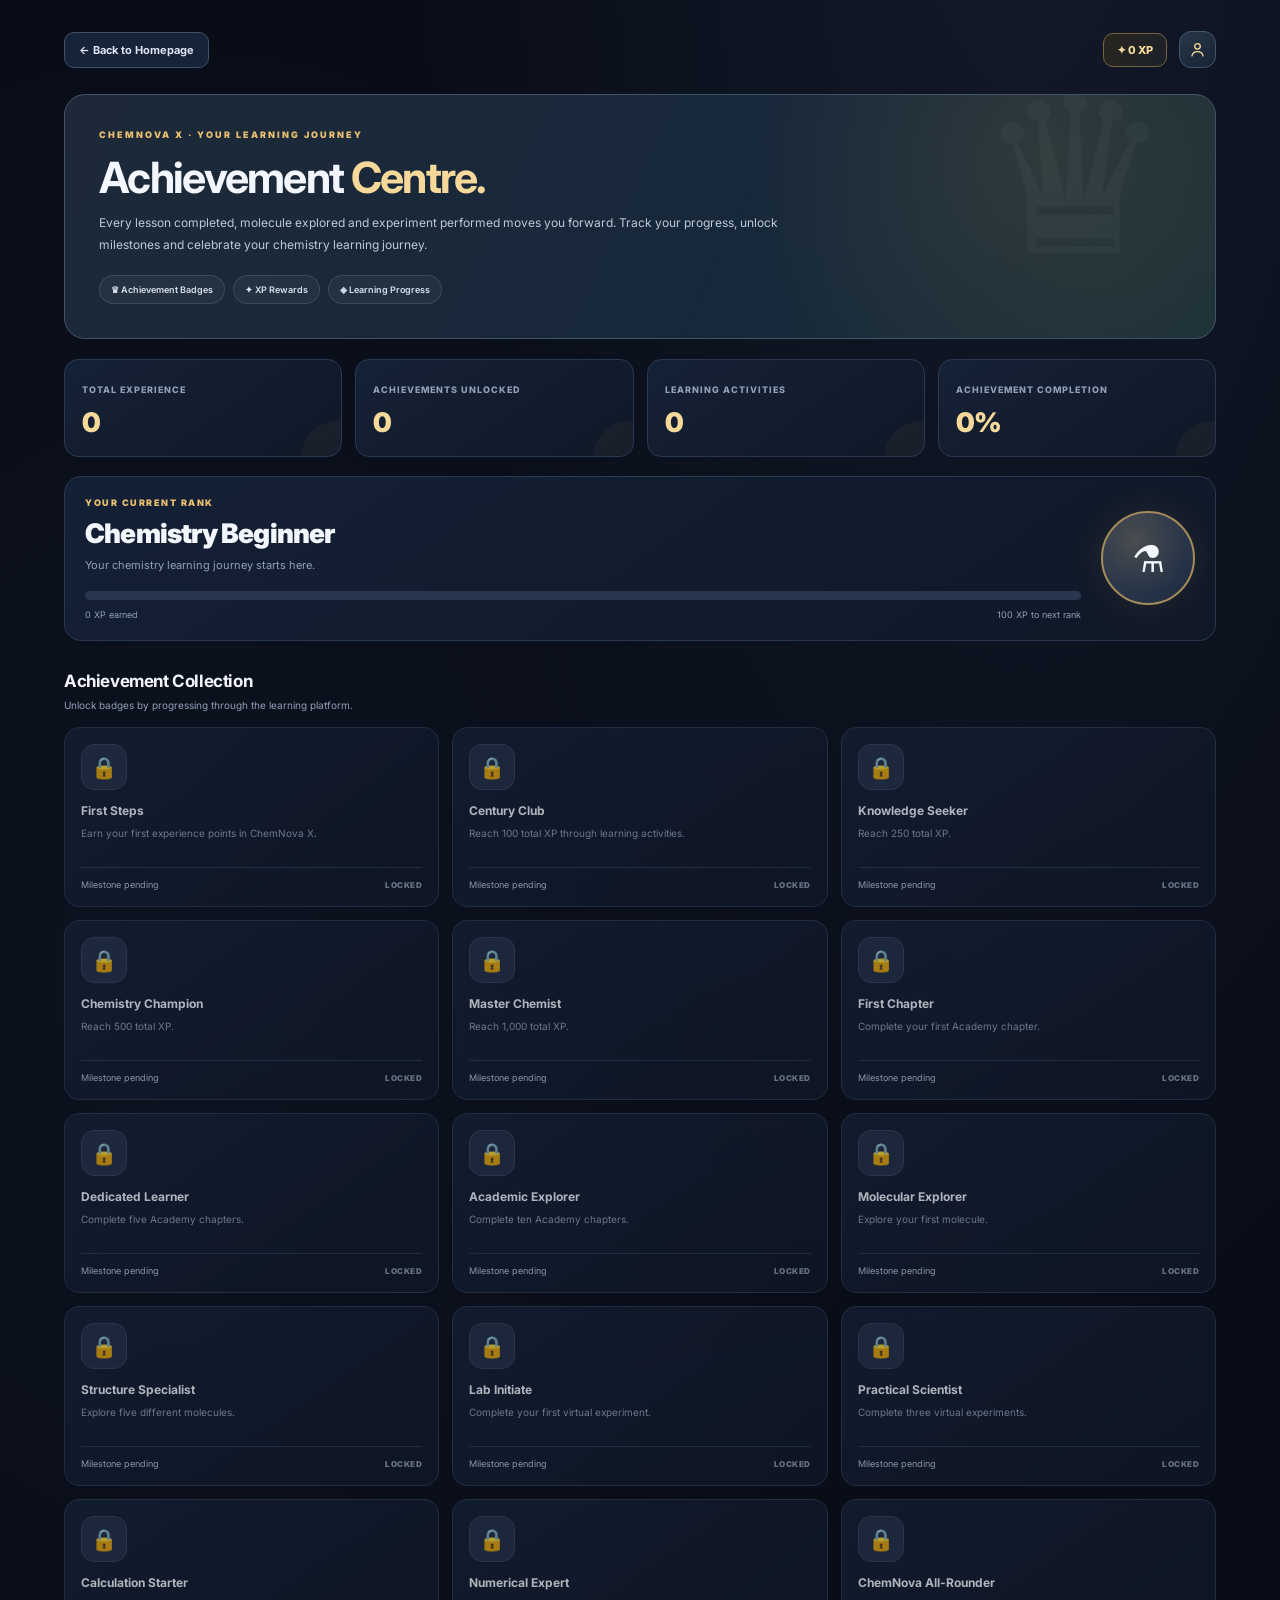
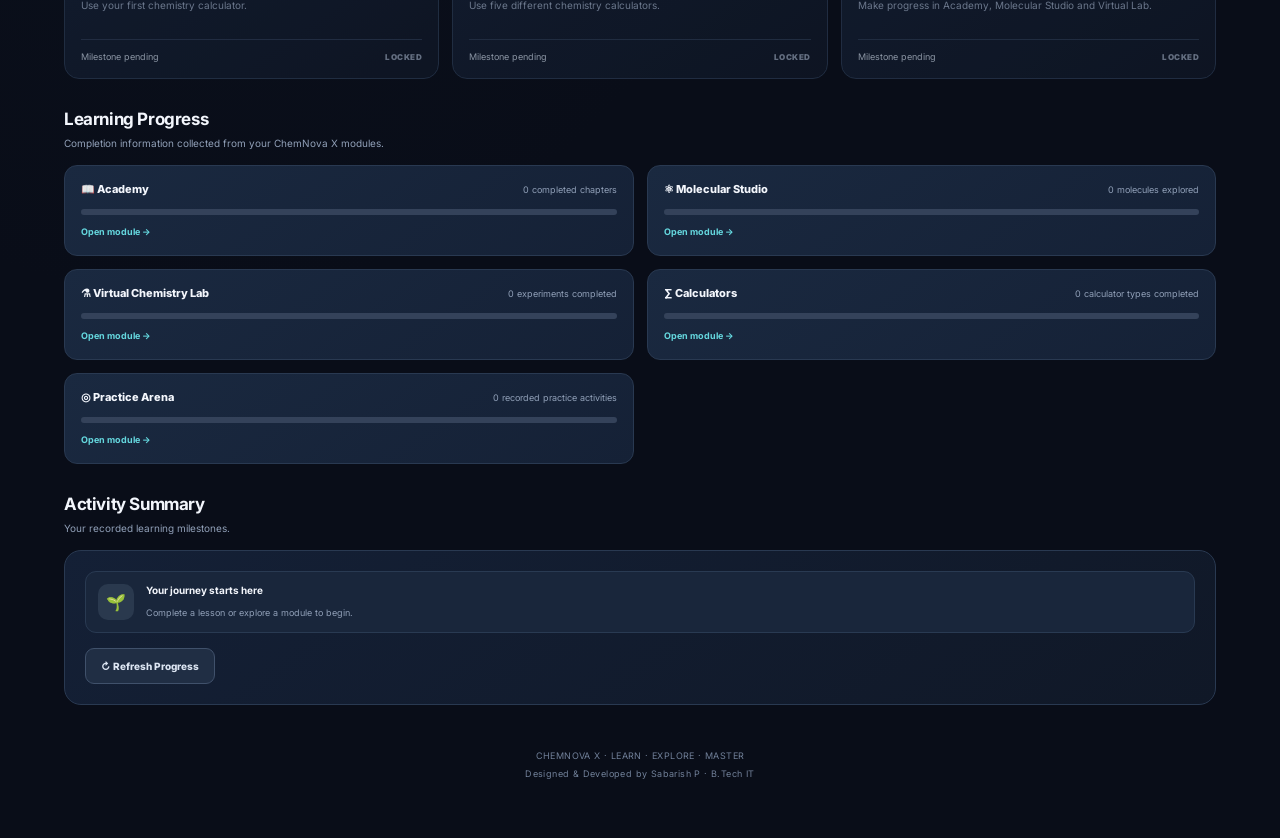
<file: achievements.html>
<!DOCTYPE html>
<html lang="en">
<head>
<meta charset="UTF-8">
<meta name="viewport" content="width=device-width, initial-scale=1.0">
<meta name="theme-color" content="#090d18">
<title>ChemNova X | Achievement Centre</title>

<style>
@import url('https://fonts.googleapis.com/css2?family=Inter:wght@400;500;600;700;800;900&display=swap');

:root{
 --bg:#090d18;
 --panel:#111a2b;
 --line:#293951;
 --gold:#e7bd70;
 --gold2:#f6d99a;
 --cyan:#65d8df;
 --green:#5bd9a7;
 --text:#f3f6fc;
 --muted:#91a0b8;
 --radius:17px;
}

*{box-sizing:border-box}
html{scroll-behavior:smooth}

body{
 margin:0;
 min-height:100vh;
 background:
  radial-gradient(ellipse at 80% -10%,#26334d55,transparent 42%),
  radial-gradient(ellipse at 15% 40%,#16263a33,transparent 45%),
  var(--bg);
 color:var(--text);
 font-family:Inter,Arial,sans-serif;
}

button,a{-webkit-tap-highlight-color:transparent}

.main{
 width:min(1500px,100%);
 margin:0 auto;
 padding:28px 5% 55px;
}

/* TOPBAR */

.topbar{
 min-height:43px;
 display:flex;
 align-items:center;
 justify-content:space-between;
 gap:15px;
 margin-bottom:23px;
}

.back-link{
 display:inline-flex;
 align-items:center;
 gap:8px;
 color:#dce5f2;
 text-decoration:none;
 border:1px solid #40516b;
 background:#172338;
 padding:10px 14px;
 border-radius:10px;
 font-size:11px;
 font-weight:700;
 transition:.2s;
}

.back-link:hover{
 border-color:var(--gold);
 color:var(--gold2);
 transform:translateY(-1px);
}

.top-actions{
 display:flex;
 align-items:center;
 gap:12px;
}

.top-xp{
 display:flex;
 align-items:center;
 gap:7px;
 border:1px solid #79633e;
 background:linear-gradient(120deg,#28251e,#1b2029);
 padding:9px 13px;
 border-radius:10px;
 color:var(--gold2);
 font-size:11px;
 font-weight:800;
 white-space:nowrap;
}

.profile-icon{
 width:37px;
 height:37px;
 display:grid;
 place-items:center;
 border-radius:12px;
 background:linear-gradient(145deg,#27384a,#172333);
 border:1px solid #42566b;
 color:var(--gold2);
}

.profile-icon svg{
 width:19px;
 height:19px;
 fill:none;
 stroke:currentColor;
 stroke-width:1.7;
 stroke-linecap:round;
 stroke-linejoin:round;
}

/* HERO */

.hero{
 position:relative;
 overflow:hidden;
 padding:34px;
 border:1px solid #45536a;
 border-radius:21px;
 background:
  radial-gradient(circle at 85% 25%,#c49a4b20,transparent 30%),
  linear-gradient(115deg,#1d2938,#17283b 58%,#1b3038);
 margin-bottom:20px;
}

.hero:after{
 content:"♛";
 position:absolute;
 right:42px;
 top:-55px;
 font-size:220px;
 color:#ffffff08;
 pointer-events:none;
}

.hero-content{
 position:relative;
 z-index:1;
}

.eyebrow{
 color:var(--gold);
 font-size:9px;
 font-weight:900;
 letter-spacing:2px;
}

h1{
 font-size:clamp(29px,4vw,43px);
 margin:13px 0 10px;
 letter-spacing:-1.7px;
 line-height:1.15;
}

.hero h1 span{color:var(--gold2)}

.hero p{
 color:#bdc9d8;
 line-height:1.8;
 max-width:680px;
 font-size:12px;
 margin:0;
}

.hero-tags{
 display:flex;
 gap:8px;
 flex-wrap:wrap;
 margin-top:19px;
}

.tag{
 font-size:9px;
 font-weight:600;
 padding:8px 11px;
 border-radius:20px;
 background:#ffffff0b;
 border:1px solid #ffffff1c;
 color:#d8e2ef;
}

/* STATISTICS */

.stats{
 display:grid;
 grid-template-columns:repeat(4,minmax(0,1fr));
 gap:13px;
 margin:19px 0;
}

.stat{
 position:relative;
 overflow:hidden;
 min-width:0;
 background:linear-gradient(145deg,#152136,#101827);
 border:1px solid var(--line);
 border-radius:14px;
 padding:17px;
}

.stat:after{
 content:"";
 position:absolute;
 width:75px;
 height:75px;
 right:-35px;
 bottom:-40px;
 border-radius:50%;
 background:#d5b16b0b;
}

.stat small{
 color:var(--muted);
 font-size:9px;
 font-weight:800;
 letter-spacing:1px;
}

.stat strong{
 display:block;
 font-size:27px;
 font-weight:900;
 margin-top:9px;
 letter-spacing:-.5px;
 color:var(--gold2);
}

/* SECTION HEADINGS */

.section-head{
 display:flex;
 justify-content:space-between;
 align-items:end;
 gap:15px;
 margin:30px 0 14px;
}

.section-head h2{
 font-size:17px;
 margin:0;
 letter-spacing:-.4px;
}

.section-head p{
 font-size:10px;
 color:var(--muted);
 margin:6px 0 0;
 line-height:1.6;
}

/* PANELS */

.panel{
 background:linear-gradient(145deg,#142036,#101827);
 border:1px solid var(--line);
 border-radius:var(--radius);
 padding:20px;
 min-width:0;
}

.level-panel{
 display:grid;
 grid-template-columns:minmax(0,1fr) auto;
 gap:20px;
 align-items:center;
}

.level-label{
 font-size:9px;
 color:var(--gold);
 font-weight:900;
 letter-spacing:1.5px;
}

.level-number{
 font-size:27px;
 font-weight:900;
 margin:9px 0 7px;
 letter-spacing:-.8px;
}

.level-description{
 font-size:11px;
 color:var(--muted);
 line-height:1.6;
}

.progress-line{
 height:9px;
 background:#28364d;
 border-radius:20px;
 overflow:hidden;
 margin:17px 0 9px;
}

.progress-fill{
 height:100%;
 width:0;
 background:linear-gradient(90deg,var(--gold),var(--cyan));
 border-radius:20px;
 transition:width .5s ease;
}

.progress-caption{
 display:flex;
 justify-content:space-between;
 gap:10px;
 font-size:9px;
 color:var(--muted);
}

.level-emblem{
 width:94px;
 height:94px;
 border-radius:50%;
 display:grid;
 place-items:center;
 background:
  radial-gradient(circle at 35% 30%,#4a4d50,#253247 65%,#172333);
 border:2px solid #a58b5b;
 font-size:37px;
 box-shadow:0 0 35px #e7bd7018,inset 0 0 20px #ffffff08;
}

/* ACHIEVEMENTS */

.achievement-grid{
 display:grid;
 grid-template-columns:repeat(3,minmax(0,1fr));
 gap:13px;
 align-items:stretch;
}

.achievement{
 position:relative;
 overflow:hidden;
 min-width:0;
 min-height:180px;
 display:flex;
 flex-direction:column;
 background:linear-gradient(145deg,#152136,#101827);
 border:1px solid var(--line);
 border-radius:15px;
 padding:16px;
 transition:border-color .2s,background .2s;
}

.achievement:hover{
 border-color:#68778e;
}

.achievement.unlocked{
 border-color:#796a4c;
 background:linear-gradient(145deg,#202b38,#131d2b);
}

.achievement.locked{opacity:.72}

.achievement-icon{
 width:46px;
 height:46px;
 flex:0 0 auto;
 border-radius:13px;
 display:grid;
 place-items:center;
 background:#243149;
 font-size:21px;
 margin-bottom:13px;
 border:1px solid #34445d;
}

.achievement.unlocked .achievement-icon{
 background:linear-gradient(140deg,#4b4434,#263d4a);
 border-color:#8b7650;
}

.achievement h3{
 font-size:12px;
 margin:0 0 7px;
 color:#f0f3fa;
}

.achievement p{
 font-size:10px;
 line-height:1.65;
 color:var(--muted);
 margin:0;
 flex:1;
}

.achievement-bottom{
 display:flex;
 justify-content:space-between;
 align-items:center;
 border-top:1px solid #2a3850;
 margin-top:13px;
 padding-top:11px;
 gap:8px;
}

.achievement-bottom span{
 font-size:9px;
 color:#bdc9d9;
}

.status{
 font-size:8px!important;
 color:var(--green)!important;
 font-weight:900;
 letter-spacing:.5px;
 white-space:nowrap;
}

.status.locked{color:#8794a9!important}

/* LEARNING PROGRESS */

.progress-grid{
 display:grid;
 grid-template-columns:repeat(2,minmax(0,1fr));
 gap:13px;
}

.progress-card{
 min-width:0;
 padding:16px;
 background:linear-gradient(145deg,#1a2940,#152136);
 border:1px solid var(--line);
 border-radius:13px;
}

.progress-card-top{
 display:flex;
 justify-content:space-between;
 gap:10px;
 align-items:center;
}

.progress-card strong{
 font-size:11px;
 font-weight:800;
}

.progress-card small{
 color:var(--muted);
 font-size:9px;
 text-align:right;
}

.mini-track{
 height:6px;
 background:#34425a;
 border-radius:20px;
 overflow:hidden;
 margin-top:13px;
}

.mini-fill{
 height:100%;
 background:linear-gradient(90deg,var(--gold),var(--cyan));
 border-radius:20px;
 transition:width .4s;
}

.module-link{
 display:inline-block;
 margin-top:11px;
 color:var(--cyan);
 font-size:9px;
 font-weight:700;
 text-decoration:none;
}

.module-link:hover{color:var(--gold2)}

/* ACTIVITY */

.activity-list{
 display:grid;
 gap:9px;
}

.activity-item{
 display:flex;
 align-items:center;
 gap:12px;
 padding:12px;
 background:#19263b;
 border:1px solid #293a52;
 border-radius:11px;
}

.activity-icon{
 width:36px;
 height:36px;
 flex:0 0 auto;
 border-radius:10px;
 background:#2a394e;
 display:grid;
 place-items:center;
 font-size:16px;
}

.activity-item strong{
 font-size:10px;
 display:block;
 margin-bottom:4px;
}

.activity-item small{
 font-size:9px;
 color:var(--muted);
}

.action-row{
 display:flex;
 gap:9px;
 flex-wrap:wrap;
 margin-top:15px;
}

.btn{
 cursor:pointer;
 border-radius:9px;
 padding:11px 15px;
 font-family:inherit;
 font-size:10px;
 font-weight:800;
 transition:filter .2s,transform .2s;
}

.btn:hover{
 filter:brightness(1.15);
 transform:translateY(-1px);
}

.btn-secondary{
 background:#202e44;
 color:#dce5f2;
 border:1px solid #40516b;
}

.footer{
 text-align:center;
 color:#718099;
 font-size:9px;
 margin-top:42px;
 line-height:2;
 letter-spacing:.4px;
}

/* RESPONSIVE */

@media(max-width:1150px){
 .achievement-grid{grid-template-columns:repeat(2,minmax(0,1fr))}
 .main{padding-left:3%;padding-right:3%}
}

@media(max-width:800px){
 .main{padding:20px 3% 45px}
 .stats{grid-template-columns:repeat(2,minmax(0,1fr))}
}

@media(max-width:550px){
 .main{padding:16px 13px 38px}
 .topbar{align-items:flex-start}
 .top-actions{gap:7px}
 .top-xp{padding:8px 9px;font-size:9px}
 .profile-icon{width:33px;height:33px}
 .back-link{padding:9px 10px;font-size:10px}
 .hero{padding:23px}
 .hero:after{right:5px;font-size:125px;top:-15px}
 h1{font-size:29px}
 .hero p{font-size:11px}
 .stats{gap:9px}
 .stat{padding:13px}
 .stat small{font-size:8px}
 .stat strong{font-size:23px}
 .achievement-grid,.progress-grid{grid-template-columns:1fr}
 .achievement{min-height:165px}
 .level-panel{grid-template-columns:1fr}
 .level-emblem{display:none}
 .section-head{align-items:flex-start;flex-direction:column}
 .progress-card-top{align-items:flex-start}
 .progress-card small{max-width:48%}
 .progress-caption{font-size:8px}
}

@media(prefers-reduced-motion:reduce){
 *,*::before,*::after{
  scroll-behavior:auto!important;
  transition:none!important;
 }
}
</style>
</head>

<body>
<main class="main">

<!-- TOPBAR -->
<header class="topbar">

 <a class="back-link" href="index.html">
  ← Back to Homepage
 </a>

 <div class="top-actions">

  <div class="top-xp" id="topXP">✦ 0 XP</div>

  <div class="profile-icon" title="ChemNova X learning profile" aria-label="Learning profile">
   <svg viewBox="0 0 24 24" aria-hidden="true">
    <circle cx="12" cy="8" r="3.5"></circle>
    <path d="M5 20c.7-3.5 3-5.3 7-5.3s6.3 1.8 7 5.3"></path>
   </svg>
  </div>

 </div>
</header>

<!-- HERO -->
<section class="hero">

 <div class="hero-content">

  <div class="eyebrow">
   CHEMNOVA X · YOUR LEARNING JOURNEY
  </div>

  <h1>
   Achievement <span>Centre.</span>
  </h1>

  <p>
   Every lesson completed, molecule explored and experiment performed
   moves you forward. Track your progress, unlock milestones and
   celebrate your chemistry learning journey.
  </p>

  <div class="hero-tags">
   <span class="tag">♛ Achievement Badges</span>
   <span class="tag">✦ XP Rewards</span>
   <span class="tag">◈ Learning Progress</span>
  </div>

 </div>
</section>

<!-- STATISTICS -->
<section class="stats">

 <div class="stat">
  <small>TOTAL EXPERIENCE</small>
  <strong id="totalXP">0</strong>
 </div>

 <div class="stat">
  <small>ACHIEVEMENTS UNLOCKED</small>
  <strong id="unlockedCount">0</strong>
 </div>

 <div class="stat">
  <small>LEARNING ACTIVITIES</small>
  <strong id="activityCount">0</strong>
 </div>

 <div class="stat">
  <small>ACHIEVEMENT COMPLETION</small>
  <strong id="achievementPercent">0%</strong>
 </div>

</section>

<!-- LEVEL -->
<section class="panel level-panel">

 <div>

  <div class="level-label">YOUR CURRENT RANK</div>

  <div class="level-number" id="levelName">
   Chemistry Beginner
  </div>

  <div class="level-description" id="levelDescription">
   Your chemistry learning journey starts here.
  </div>

  <div class="progress-line">
   <div class="progress-fill" id="levelFill"></div>
  </div>

  <div class="progress-caption">
   <span id="levelProgressText">0 XP earned</span>
   <span id="nextLevelText">Next rank: 100 XP</span>
  </div>

 </div>

 <div class="level-emblem" id="levelEmblem">⚗</div>

</section>

<!-- ACHIEVEMENTS -->
<div class="section-head">
 <div>
  <h2>Achievement Collection</h2>
  <p>Unlock badges by progressing through the learning platform.</p>
 </div>
</div>

<section class="achievement-grid" id="achievementGrid"></section>

<!-- LEARNING PROGRESS -->
<div class="section-head">
 <div>
  <h2>Learning Progress</h2>
  <p>Completion information collected from your ChemNova X modules.</p>
 </div>
</div>

<section class="progress-grid" id="progressGrid"></section>

<!-- ACTIVITY SUMMARY -->
<div class="section-head">
 <div>
  <h2>Activity Summary</h2>
  <p>Your recorded learning milestones.</p>
 </div>
</div>

<section class="panel">

 <div class="activity-list" id="activityList"></div>

 <div class="action-row">
  <button class="btn btn-secondary" id="refreshBtn" type="button">
   ↻ Refresh Progress
  </button>
 </div>

</section>

<footer class="footer">
 CHEMNOVA X · LEARN · EXPLORE · MASTER<br>
 Designed &amp; Developed by Sabarish P · B.Tech IT
</footer>

</main>

<script>
"use strict";

/* =====================================================
   CHEMNOVA X - ACHIEVEMENT CENTRE
   Existing LocalStorage keys and achievement rules
   retained for compatibility.
   ===================================================== */

/* SAFE LOCAL STORAGE HELPERS */

function readJSON(key,fallback){
 try{
  const value=JSON.parse(localStorage.getItem(key));
  return value===null?fallback:value;
 }catch(e){
  return fallback;
 }
}

function readCount(key){
 const value=readJSON(key,[]);

 if(Array.isArray(value)){
  return value.length;
 }

 if(value&&typeof value==="object"){
  return Object.values(value).filter(Boolean).length;
 }

 return 0;
}

/* PLATFORM PROGRESS */

function getData(){

 const xp=Math.max(0,Number(localStorage.getItem("novaXP")||0));

 const lessons=readCount("novaLessonDone");
 const molecules=readCount("novaMoleculeDone");
 const labs=readCount("novaLabDone");
 const calculators=readCount("novaCalcDone");
 const practice=readCount("novaPracticeDone");

 const totalActivities=
  lessons+
  molecules+
  labs+
  calculators+
  practice;

 return {
  xp,
  lessons,
  molecules,
  labs,
  calculators,
  practice,
  totalActivities
 };
}

/* ORIGINAL ACHIEVEMENT DEFINITIONS */

const achievements=[

 {
  id:"first-step",
  icon:"🌱",
  name:"First Steps",
  description:"Earn your first experience points in ChemNova X.",
  test:d=>d.xp>=1
 },

 {
  id:"xp-100",
  icon:"⚡",
  name:"Century Club",
  description:"Reach 100 total XP through learning activities.",
  test:d=>d.xp>=100
 },

 {
  id:"xp-250",
  icon:"💎",
  name:"Knowledge Seeker",
  description:"Reach 250 total XP.",
  test:d=>d.xp>=250
 },

 {
  id:"xp-500",
  icon:"👑",
  name:"Chemistry Champion",
  description:"Reach 500 total XP.",
  test:d=>d.xp>=500
 },

 {
  id:"xp-1000",
  icon:"🏆",
  name:"Master Chemist",
  description:"Reach 1,000 total XP.",
  test:d=>d.xp>=1000
 },

 {
  id:"lesson-one",
  icon:"📖",
  name:"First Chapter",
  description:"Complete your first Academy chapter.",
  test:d=>d.lessons>=1
 },

 {
  id:"lesson-five",
  icon:"📚",
  name:"Dedicated Learner",
  description:"Complete five Academy chapters.",
  test:d=>d.lessons>=5
 },

 {
  id:"lesson-ten",
  icon:"🎓",
  name:"Academic Explorer",
  description:"Complete ten Academy chapters.",
  test:d=>d.lessons>=10
 },

 {
  id:"molecule-one",
  icon:"⚛",
  name:"Molecular Explorer",
  description:"Explore your first molecule.",
  test:d=>d.molecules>=1
 },

 {
  id:"molecule-five",
  icon:"🧬",
  name:"Structure Specialist",
  description:"Explore five different molecules.",
  test:d=>d.molecules>=5
 },

 {
  id:"lab-one",
  icon:"⚗",
  name:"Lab Initiate",
  description:"Complete your first virtual experiment.",
  test:d=>d.labs>=1
 },

 {
  id:"lab-three",
  icon:"🧪",
  name:"Practical Scientist",
  description:"Complete three virtual experiments.",
  test:d=>d.labs>=3
 },

 {
  id:"calculator-one",
  icon:"∑",
  name:"Calculation Starter",
  description:"Use your first chemistry calculator.",
  test:d=>d.calculators>=1
 },

 {
  id:"calculator-five",
  icon:"📐",
  name:"Numerical Expert",
  description:"Use five different chemistry calculators.",
  test:d=>d.calculators>=5
 },

 {
  id:"all-rounder",
  icon:"🌟",
  name:"ChemNova All-Rounder",
  description:"Make progress in Academy, Molecular Studio and Virtual Lab.",
  test:d=>d.lessons>0&&d.molecules>0&&d.labs>0
 }

];

/* ORIGINAL SIX-RANK SYSTEM */

function getLevel(xp){

 const levels=[

  {
   name:"Chemistry Beginner",
   min:0,
   max:100,
   icon:"⚗",
   description:"Your chemistry learning journey starts here."
  },

  {
   name:"Molecule Apprentice",
   min:100,
   max:250,
   icon:"⚛",
   description:"You are building a strong foundation."
  },

  {
   name:"Chemistry Explorer",
   min:250,
   max:500,
   icon:"🧪",
   description:"Your knowledge is growing through exploration."
  },

  {
   name:"Science Specialist",
   min:500,
   max:1000,
   icon:"🔬",
   description:"You are developing advanced chemistry skills."
  },

  {
   name:"ChemNova Master",
   min:1000,
   max:2000,
   icon:"👑",
   description:"You have reached an advanced learning milestone."
  },

  {
   name:"Grand Chemist",
   min:2000,
   max:Infinity,
   icon:"🏆",
   description:"An outstanding level of learning achievement."
  }

 ];

 return levels.find(l=>xp>=l.min&&xp<l.max)||levels[levels.length-1];
}

/* SAFE TEXT HELPER */

function setText(id,value){

 const element=document.getElementById(id);

 if(element){
  element.textContent=value;
 }

}

/* RENDER ACHIEVEMENTS */

function render(){

 const d=getData();

 const unlocked=achievements.filter(a=>a.test(d));

 const percent=Math.round(
  unlocked.length/achievements.length*100
 );

 /* TOP XP AND STATISTICS */

 setText("topXP","✦ "+d.xp+" XP");
 setText("totalXP",d.xp);
 setText("unlockedCount",unlocked.length);
 setText("activityCount",d.totalActivities);
 setText("achievementPercent",percent+"%");

 /* CURRENT RANK */

 const level=getLevel(d.xp);

 const levelProgress=level.max===Infinity
  ?100
  :Math.min(
    100,
    Math.round(
     (d.xp-level.min)/(level.max-level.min)*100
    )
   );

 setText("levelName",level.name);
 setText("levelDescription",level.description);
 setText("levelEmblem",level.icon);

 const levelFill=document.getElementById("levelFill");

 if(levelFill){
  levelFill.style.width=levelProgress+"%";
 }

 setText("levelProgressText",d.xp+" XP earned");

 setText(
  "nextLevelText",
  level.max===Infinity
   ?"Highest rank reached"
   :(level.max-d.xp)+" XP to next rank"
 );

 /* ACHIEVEMENT CARDS
    Original order is preserved.
    No sorting or shuffling.
 */

 const achievementGrid=document.getElementById("achievementGrid");

 achievementGrid.innerHTML=achievements.map(a=>{

  const done=a.test(d);

  return `
   <article class="achievement ${done?"unlocked":"locked"}">

    <div class="achievement-icon">
     ${done?a.icon:"🔒"}
    </div>

    <h3>${a.name}</h3>

    <p>${a.description}</p>

    <div class="achievement-bottom">

     <span>
      ${done?"Achievement unlocked":"Milestone pending"}
     </span>

     <span class="status ${done?"":"locked"}">
      ${done?"✓ UNLOCKED":"LOCKED"}
     </span>

    </div>

   </article>
  `;

 }).join("");

 /* MODULE PROGRESS */

 const rows=[

  ["Academy","📖",d.lessons,"Completed chapters","academy.html"],

  ["Molecular Studio","⚛",d.molecules,"Molecules explored","molecular.html"],

  ["Virtual Chemistry Lab","⚗",d.labs,"Experiments completed","chemlab.html"],

  ["Calculators","∑",d.calculators,"Calculator types completed","calculators.html"],

  ["Practice Arena","◎",d.practice,"Recorded practice activities","practice.html"]

 ];

 const progressGrid=document.getElementById("progressGrid");

 progressGrid.innerHTML=rows.map(r=>{

  const value=r[2];

  const width=Math.min(
   100,
   value/10*100
  );

  return `
   <div class="progress-card">

    <div class="progress-card-top">
     <strong>${r[1]} ${r[0]}</strong>
     <small>${value} ${r[3].toLowerCase()}</small>
    </div>

    <div class="mini-track">
     <div class="mini-fill" style="width:${width}%"></div>
    </div>

    <a class="module-link" href="${r[4]}">
     Open module →
    </a>

   </div>
  `;

 }).join("");

 /* ACTIVITY SUMMARY */

 const activity=[];

 if(d.lessons){
  activity.push([
   "📖",
   "Academy progress",
   d.lessons+" chapters recorded"
  ]);
 }

 if(d.molecules){
  activity.push([
   "⚛",
   "Molecular exploration",
   d.molecules+" molecules explored"
  ]);
 }

 if(d.labs){
  activity.push([
   "⚗",
   "Virtual laboratory",
   d.labs+" experiments completed"
  ]);
 }

 if(d.calculators){
  activity.push([
   "∑",
   "Calculator activity",
   d.calculators+" calculator types used"
  ]);
 }

 if(d.practice){
  activity.push([
   "◎",
   "Practice activity",
   d.practice+" recorded practice activities"
  ]);
 }

 if(!activity.length){

  activity.push([
   "🌱",
   "Your journey starts here",
   "Complete a lesson or explore a module to begin."
  ]);

 }

 const activityList=document.getElementById("activityList");

 activityList.innerHTML=activity.map(a=>`

  <div class="activity-item">

   <div class="activity-icon">
    ${a[0]}
   </div>

   <div>
    <strong>${a[1]}</strong>
    <small>${a[2]}</small>
   </div>

  </div>

 `).join("");

}

/* REFRESH */

document.getElementById("refreshBtn").addEventListener(
 "click",
 render
);

/* UPDATE WHEN RETURNING TO THIS PAGE */

window.addEventListener("focus",render);

/* UPDATE WHEN ANOTHER MODULE CHANGES LOCAL STORAGE */

window.addEventListener("storage",event=>{

 if(
  !event.key||
  [
   "novaXP",
   "novaLessonDone",
   "novaMoleculeDone",
   "novaLabDone",
   "novaCalcDone",
   "novaPracticeDone"
  ].includes(event.key)
 ){
  render();
 }

});

/* INITIAL DISPLAY */

render();

</script>
</body>
</html>
</file>
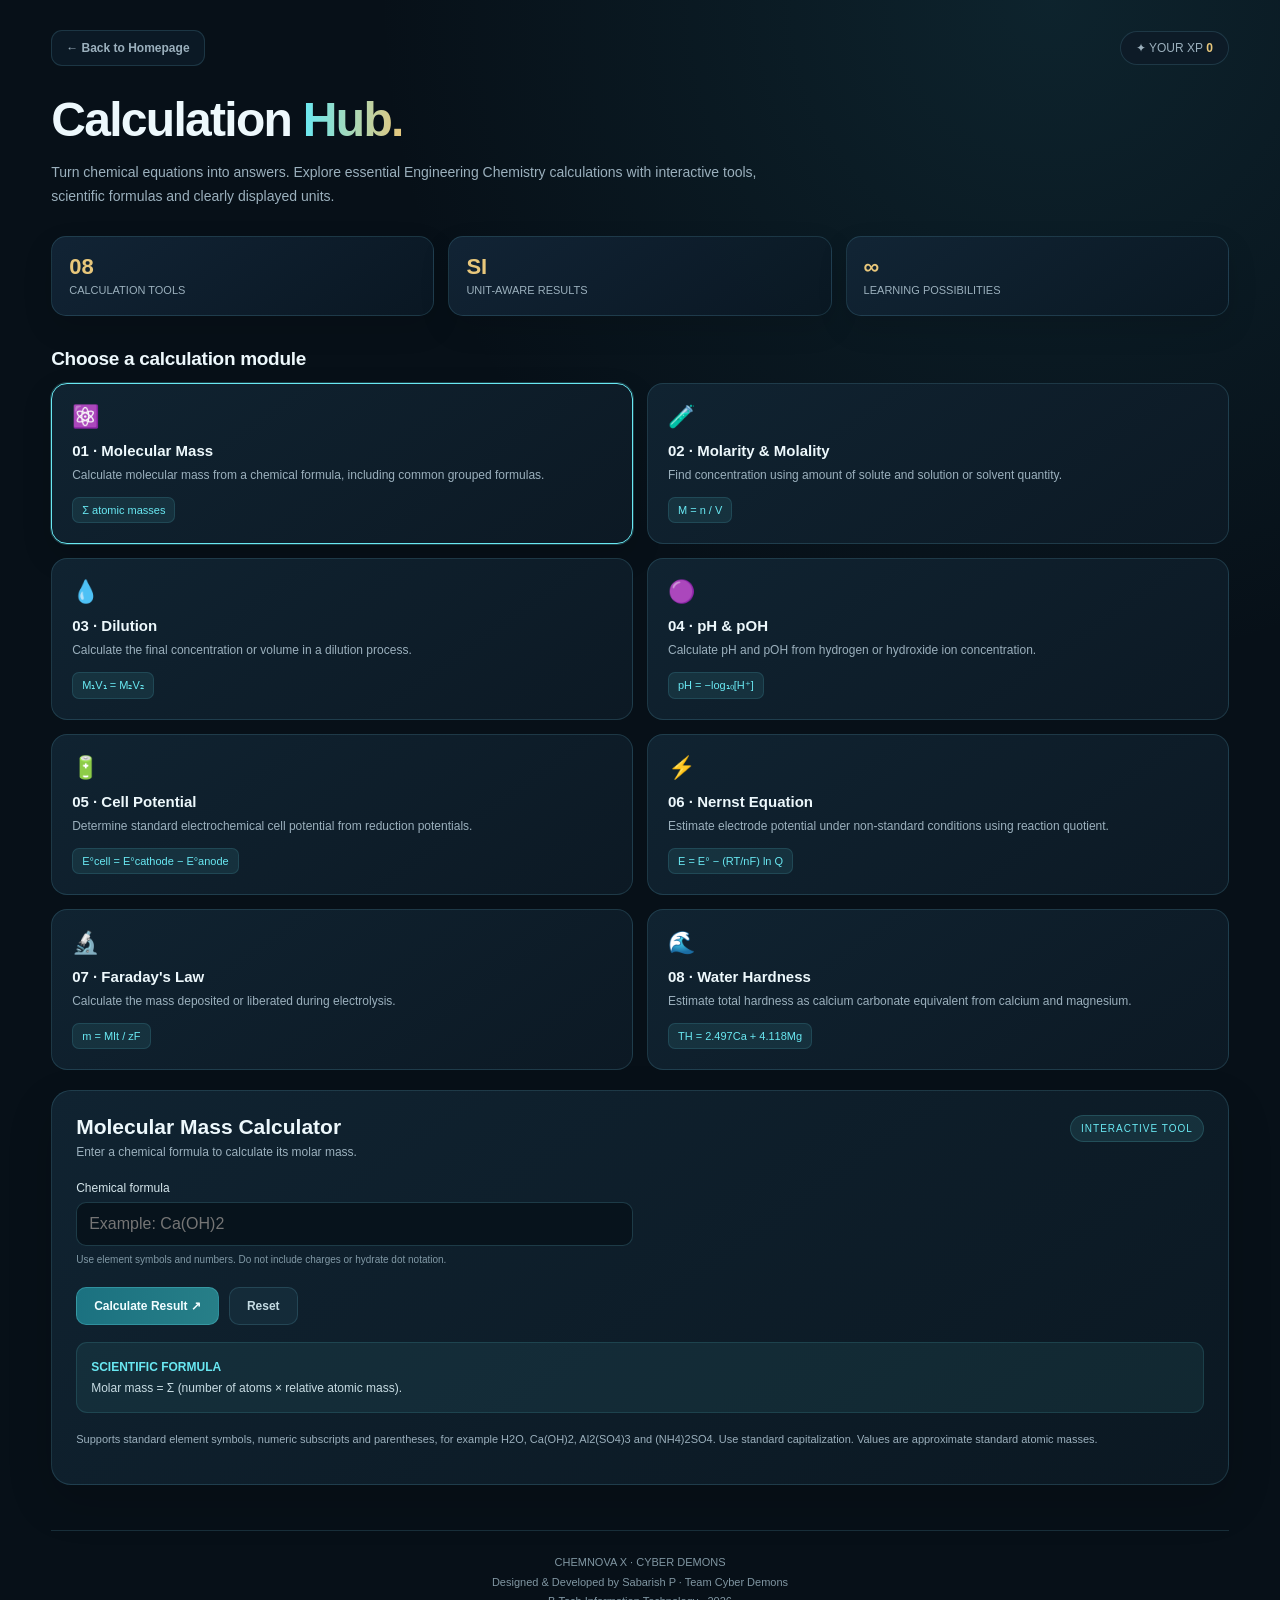
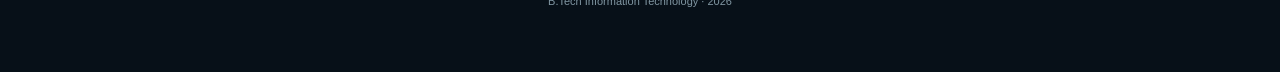
<file: calculators.html>
<!DOCTYPE html>
<html lang="en">
<head>
<meta charset="UTF-8">
<meta name="viewport" content="width=device-width, initial-scale=1.0">
<meta name="theme-color" content="#071018">
<meta name="description" content="Interactive Engineering Chemistry calculation tools from ChemNova X.">
<title>ChemNova X | Calculation Hub</title>
<style>
:root{
 --bg:#090817;--panel:#15132a;--panel2:#1c1936;--line:#302b50;
 --purple:#9b78ff;--cyan:#42e5ed;--pink:#ff70c5;
 --text:#f5f2ff;--muted:#aaa5c5;--green:#68edb2;--danger:#ff858f;
}
*{box-sizing:border-box}
body{margin:0;background:radial-gradient(circle at 80% 0%,#25154b 0,transparent 35%),var(--bg);color:var(--text);font-family:Inter,Segoe UI,Arial,sans-serif}
button,input{font:inherit}
.layout{display:flex;min-height:100vh}
.sidebar{width:245px;padding:25px 17px;background:#100e20;border-right:1px solid var(--line);position:fixed;inset:0 auto 0 0;overflow:auto}
.logo{font-size:23px;font-weight:900;letter-spacing:1px;margin:5px 8px 4px}
.logo span{color:var(--cyan)}
.tag{font-size:10px;color:var(--muted);letter-spacing:2px;margin:0 8px 30px}
.navlabel{font-size:10px;color:#77718f;letter-spacing:2px;margin:24px 10px 10px}
.nav a{display:block;color:var(--muted);text-decoration:none;padding:11px 12px;border-radius:10px;margin:4px 0;font-size:13px;transition:.2s}
.nav a:hover,.nav a.active{background:#282044;color:white}
.nav a.active{border-left:3px solid var(--cyan)}
.side-foot{margin:35px 8px;color:#77718f;font-size:11px;line-height:1.7}
.main{margin-left:245px;width:calc(100% - 245px);padding:34px clamp(18px,4vw,55px) 60px}
.topline{display:flex;justify-content:space-between;align-items:center;gap:15px;flex-wrap:wrap}
.eyebrow{font-size:11px;letter-spacing:3px;color:var(--cyan);font-weight:800}
.xp{border:1px solid var(--line);border-radius:30px;padding:9px 15px;color:var(--muted);font-size:12px}
.xp b{color:var(--pink)}
h1{font-size:clamp(30px,5vw,48px);margin:18px 0 8px;letter-spacing:-1.5px}
h1 span{background:linear-gradient(90deg,var(--purple),var(--cyan));background-clip:text;color:transparent}
.intro{color:var(--muted);max-width:720px;line-height:1.7;font-size:14px}
.stats{display:grid;grid-template-columns:repeat(3,1fr);gap:13px;margin:27px 0}
.stat{background:linear-gradient(140deg,#1b1834,#121126);border:1px solid var(--line);padding:17px;border-radius:15px}
.stat strong{display:block;font-size:22px;color:var(--cyan)}
.stat small{color:var(--muted);font-size:11px}
.section-title{font-size:18px;margin:30px 0 13px}
.calc-grid{display:grid;grid-template-columns:repeat(2,minmax(0,1fr));gap:15px}
.calc-card{background:linear-gradient(145deg,#191630,#111022);border:1px solid var(--line);border-radius:17px;padding:20px;cursor:pointer;transition:.2s}
.calc-card:hover{transform:translateY(-3px);border-color:var(--purple)}
.calc-card.selected{border-color:var(--cyan);box-shadow:0 0 0 1px #42e5ed30}
.calc-icon{font-size:22px;margin-bottom:12px}
.calc-card h3{margin:0 0 7px;font-size:15px}
.calc-card p{margin:0;color:var(--muted);font-size:12px;line-height:1.6}
.calc-card .formula{display:inline-block;margin-top:12px;color:var(--cyan);font-size:11px;background:#252044;padding:6px 9px;border-radius:7px}
.workspace{margin-top:20px;background:linear-gradient(145deg,#191630,#100f20);border:1px solid var(--line);border-radius:20px;padding:24px}
.workspace-head{display:flex;justify-content:space-between;align-items:flex-start;gap:15px;flex-wrap:wrap}
.workspace h2{margin:0 0 6px;font-size:21px}
.workspace-head p{margin:0;color:var(--muted);font-size:12px}
.pill{font-size:10px;letter-spacing:1px;padding:7px 10px;border-radius:30px;background:#282044;color:var(--cyan)}
.fields{display:grid;grid-template-columns:repeat(2,minmax(0,1fr));gap:15px;margin-top:22px}
.field label{display:block;font-size:12px;color:#c7c1e0;margin-bottom:7px}
.field input{width:100%;background:#0c0b19;border:1px solid #393452;border-radius:9px;padding:12px;color:white;outline:none}
.field input:focus{border-color:var(--cyan);box-shadow:0 0 0 2px #42e5ed18}
.hint{font-size:10px;color:#85809f;margin-top:6px;line-height:1.5}
.actions{display:flex;gap:10px;flex-wrap:wrap;margin-top:20px}
.btn{border:0;border-radius:9px;padding:11px 17px;font-weight:750;font-size:12px;cursor:pointer}
.primary{background:linear-gradient(90deg,var(--purple),#6c8bff);color:white}
.secondary{background:#292541;color:#d7d2ed;border:1px solid #40395e}
.result{margin-top:20px;padding:18px;border:1px solid #3d3960;background:#100f20;border-radius:13px;display:none}
.result.show{display:block}
.result small{color:var(--muted);font-size:10px;letter-spacing:1.5px}
.result strong{display:block;font-size:clamp(23px,4vw,32px);margin:7px 0;color:var(--green);overflow-wrap:anywhere}
.result p{font-size:12px;color:var(--muted);line-height:1.6;margin:5px 0}
.result.error strong{color:var(--danger)}
.formula-box{margin-top:17px;padding:14px;border-radius:11px;background:#211d3b;color:#d9d3f0;font-size:12px;line-height:1.7}
.formula-box b{color:var(--cyan)}
.note{margin-top:17px;color:#8f89aa;font-size:11px;line-height:1.7}
.hidden{display:none}
.footer{text-align:center;color:#77718f;font-size:11px;margin-top:45px;line-height:1.8}
@media(max-width:850px){.sidebar{width:205px}.main{margin-left:205px;width:calc(100% - 205px)}}
@media(max-width:650px){
 .layout{display:block}.sidebar{position:relative;width:100%;height:auto;padding:14px;border-right:0;border-bottom:1px solid var(--line)}
 .tag{margin-bottom:12px}.nav{display:flex;overflow-x:auto;gap:5px;padding-bottom:4px}
 .navlabel,.side-foot{display:none}.nav a{white-space:nowrap;padding:9px 11px}
 .main{margin:0;width:100%;padding:23px 16px 45px}
 .stats{grid-template-columns:repeat(3,1fr);gap:8px}.stat{padding:12px}.stat strong{font-size:18px}
 .calc-grid{grid-template-columns:1fr}.fields{grid-template-columns:1fr}
 .workspace{padding:17px}
}

/* =========================================================
   CHEMNOVA X PREMIUM DESIGN OVERRIDE — CALCULATION HUB
   ========================================================= */
:root{
 --bg:#071018;--panel:#0d1b27;--panel2:#122536;--line:rgba(111,202,224,.17);
 --purple:#69e8f2;--cyan:#69e8f2;--pink:#e8c77b;
 --text:#edf8fc;--muted:#9bb0bd;--green:#83e2b5;--danger:#ff858f;
}
html{scroll-behavior:smooth}
body{background:radial-gradient(circle at 82% 0%,rgba(36,104,120,.22),transparent 34%),var(--bg);color:var(--text);font-family:Inter,'Space Grotesk',Segoe UI,Arial,sans-serif}
.layout{display:block;min-height:100vh}
.main{margin:0 auto;width:min(100%,1440px);padding:30px clamp(16px,4vw,58px) 60px}
.topline{margin-bottom:26px}
.back-home{display:inline-flex;align-items:center;gap:9px;padding:10px 14px;border:1px solid var(--line);border-radius:11px;background:rgba(13,27,39,.88);color:var(--muted);font-size:12px;font-weight:700;text-decoration:none;transition:.2s}
.back-home:hover{border-color:rgba(105,232,242,.55);color:var(--text);transform:translateY(-1px)}
.xp{background:var(--panel);border-color:var(--line);color:var(--muted)}
.xp b{color:#e8c77b}
.eyebrow{color:#69e8f2;letter-spacing:2.4px;font-size:10px}
h1{font-family:'Space Grotesk',Inter,sans-serif;font-weight:800;letter-spacing:-1.7px}
h1 span{background:linear-gradient(90deg,#69e8f2,#e8c77b);background-clip:text;color:transparent}
.intro{color:var(--muted);font-size:14px;max-width:760px}
.stats{gap:14px;margin:27px 0 32px}
.stat{background:linear-gradient(145deg,rgba(18,37,54,.96),rgba(10,24,35,.96));border-color:var(--line);box-shadow:0 12px 30px rgba(0,0,0,.12)}
.stat strong{color:#e8c77b}
.section-title{font-family:'Space Grotesk',Inter,sans-serif;font-size:19px;letter-spacing:-.3px}
.calc-grid{gap:14px}
.calc-card{background:linear-gradient(145deg,#102331,#0c1924);border-color:var(--line);border-radius:16px;transition:transform .2s,border-color .2s,box-shadow .2s}
.calc-card:hover{transform:translateY(-3px);border-color:rgba(105,232,242,.5);box-shadow:0 14px 35px rgba(0,0,0,.18)}
.calc-card.selected{border-color:#69e8f2;box-shadow:0 0 0 1px rgba(105,232,242,.22),0 12px 30px rgba(0,0,0,.15)}
.calc-card h3{color:#edf8fc}
.calc-card p{color:#9bb0bd}
.calc-card .formula{background:rgba(105,232,242,.09);color:#69e8f2;border:1px solid rgba(105,232,242,.13)}
.workspace{background:linear-gradient(145deg,#102331,#0b1822);border-color:var(--line);box-shadow:0 18px 45px rgba(0,0,0,.16)}
.workspace h2{font-family:'Space Grotesk',Inter,sans-serif;color:#edf8fc}
.workspace-head p,.note{color:#9bb0bd}
.pill{background:rgba(105,232,242,.1);color:#69e8f2;border:1px solid rgba(105,232,242,.16)}
.field label{color:#d4e5eb}
.field input,.field select{background:#07131c!important;border-color:rgba(111,202,224,.22)!important;color:#edf8fc!important;border-radius:10px!important}
.field input:focus,.field select:focus{border-color:#69e8f2!important;box-shadow:0 0 0 2px rgba(105,232,242,.12)!important}
.hint{color:#8199a6}
.btn{border-radius:10px;transition:.2s}
.primary{background:linear-gradient(100deg,#1b7180,#277f88);color:#f2fdff;border:1px solid rgba(105,232,242,.25)}
.primary:hover{filter:brightness(1.12);transform:translateY(-1px)}
.secondary{background:#142b39;color:#c5dbe3;border:1px solid var(--line)}
.secondary:hover{border-color:rgba(232,199,123,.5);color:#e8c77b}
.result{background:#081720;border-color:rgba(105,232,242,.2)}
.result strong{color:#83e2b5}
.formula-box{background:rgba(105,232,242,.07);color:#c8dce3;border:1px solid rgba(105,232,242,.12)}
.formula-box b{color:#69e8f2}
.footer{color:#8096a2;border-top:1px solid var(--line);padding-top:22px}
@media(max-width:650px){
 .main{padding:20px 14px 40px}
 .topline{align-items:center}
 .stats{grid-template-columns:repeat(3,minmax(0,1fr));gap:8px}
 .stat{padding:12px 9px}
 .stat strong{font-size:17px}
 .stat small{font-size:9px}
 .workspace{padding:17px}
}

</style>
</head>
<body>
<div class="layout">
<main class="main">
 <header class="topline">
  <a class="back-home" href="index.html">← Back to Homepage</a>
  <div class="xp">✦ YOUR XP <b id="xpValue">0</b></div>
 </header>

 <h1>Calculation <span>Hub.</span></h1>
 <p class="intro">Turn chemical equations into answers. Explore essential Engineering Chemistry calculations with interactive tools, scientific formulas and clearly displayed units.</p>

 <div class="stats">
  <div class="stat"><strong>08</strong><small>CALCULATION TOOLS</small></div>
  <div class="stat"><strong>SI</strong><small>UNIT-AWARE RESULTS</small></div>
  <div class="stat"><strong>∞</strong><small>LEARNING POSSIBILITIES</small></div>
 </div>

 <h2 class="section-title">Choose a calculation module</h2>
 <div class="calc-grid" id="calcGrid">
  <div class="calc-card selected" data-calc="mass"><div class="calc-icon">⚛️</div><h3>01 · Molecular Mass</h3><p>Calculate molecular mass from a chemical formula, including common grouped formulas.</p><span class="formula">Σ atomic masses</span></div>
  <div class="calc-card" data-calc="molarity"><div class="calc-icon">🧪</div><h3>02 · Molarity & Molality</h3><p>Find concentration using amount of solute and solution or solvent quantity.</p><span class="formula">M = n / V</span></div>
  <div class="calc-card" data-calc="dilution"><div class="calc-icon">💧</div><h3>03 · Dilution</h3><p>Calculate the final concentration or volume in a dilution process.</p><span class="formula">M₁V₁ = M₂V₂</span></div>
  <div class="calc-card" data-calc="ph"><div class="calc-icon">🟣</div><h3>04 · pH & pOH</h3><p>Calculate pH and pOH from hydrogen or hydroxide ion concentration.</p><span class="formula">pH = −log₁₀[H⁺]</span></div>
  <div class="calc-card" data-calc="cell"><div class="calc-icon">🔋</div><h3>05 · Cell Potential</h3><p>Determine standard electrochemical cell potential from reduction potentials.</p><span class="formula">E°cell = E°cathode − E°anode</span></div>
  <div class="calc-card" data-calc="nernst"><div class="calc-icon">⚡</div><h3>06 · Nernst Equation</h3><p>Estimate electrode potential under non-standard conditions using reaction quotient.</p><span class="formula">E = E° − (RT/nF) ln Q</span></div>
  <div class="calc-card" data-calc="faraday"><div class="calc-icon">🔬</div><h3>07 · Faraday's Law</h3><p>Calculate the mass deposited or liberated during electrolysis.</p><span class="formula">m = MIt / zF</span></div>
  <div class="calc-card" data-calc="hardness"><div class="calc-icon">🌊</div><h3>08 · Water Hardness</h3><p>Estimate total hardness as calcium carbonate equivalent from calcium and magnesium.</p><span class="formula">TH = 2.497Ca + 4.118Mg</span></div>
 </div>

 <section class="workspace" id="workspace">
  <div class="workspace-head">
   <div><h2 id="toolTitle">Molecular Mass Calculator</h2><p id="toolDescription">Enter a chemical formula to calculate its molar mass.</p></div>
   <span class="pill">INTERACTIVE TOOL</span>
  </div>
  <div class="fields" id="fields"></div>
  <div class="actions">
   <button class="btn primary" id="calculateBtn">Calculate Result ↗</button>
   <button class="btn secondary" id="resetBtn">Reset</button>
  </div>
  <div class="result" id="result" aria-live="polite">
   <small>CALCULATION RESULT</small>
   <strong id="resultValue">—</strong>
   <p id="resultDetail"></p>
  </div>
  <div class="formula-box" id="formulaBox"></div>
  <p class="note" id="toolNote"></p>
 </section>

 <div class="footer">
  CHEMNOVA X · CYBER DEMONS<br>
  Designed &amp; Developed by Sabarish P · Team Cyber Demons<br>
  B.Tech Information Technology · 2026
 </div>
</main>
</div>

<script>
const $=id=>document.getElementById(id);
let current="mass";

const tools={
 mass:{
  title:"Molecular Mass Calculator",
  desc:"Enter a chemical formula to calculate its molar mass.",
  formula:"Molar mass = Σ (number of atoms × relative atomic mass).",
  note:"Supports standard element symbols, numeric subscripts and parentheses, for example H2O, Ca(OH)2, Al2(SO4)3 and (NH4)2SO4. Use standard capitalization. Values are approximate standard atomic masses.",
  fields:[{id:"formula",label:"Chemical formula",placeholder:"Example: Ca(OH)2",hint:"Use element symbols and numbers. Do not include charges or hydrate dot notation."}]
 },
 molarity:{
  title:"Molarity & Molality Calculator",
  desc:"Calculate concentration from moles, solution volume or solvent mass.",
  formula:"Molarity (mol/L) = moles of solute / volume of solution (L).<br>Molality (mol/kg) = moles of solute / mass of solvent (kg).",
  note:"Molarity uses the total solution volume, not the solvent volume. Molality uses the mass of the solvent only.",
  fields:[
   {id:"moles",label:"Amount of solute (mol)",placeholder:"e.g. 0.5",hint:"Amount of substance in moles."},
   {id:"volume",label:"Volume of solution (L)",placeholder:"e.g. 2",hint:"Enter volume in litres."},
   {id:"solvent",label:"Mass of solvent (kg)",placeholder:"e.g. 1.5",hint:"Enter solvent mass in kilograms for molality."}
  ]
 },
 dilution:{
  title:"Dilution Calculator",
  desc:"Use the dilution relationship to determine a missing quantity.",
  formula:"M₁ × V₁ = M₂ × V₂.<br>Concentration and volume units must be consistent on both sides.",
  note:"This calculator finds the final concentration M₂. Enter both volumes in the same unit (for example, both mL). The equation assumes no solute is lost during dilution.",
  fields:[
   {id:"m1",label:"Initial concentration M₁ (mol/L)",placeholder:"e.g. 2"},
   {id:"v1",label:"Initial volume V₁ (mL)",placeholder:"e.g. 50"},
   {id:"v2",label:"Final volume V₂ (mL)",placeholder:"e.g. 200"}
  ]
 },
 ph:{
  title:"pH & pOH Calculator",
  desc:"Calculate pH and pOH from ion concentration.",
  formula:"pH = −log₁₀[H⁺].<br>pOH = −log₁₀[OH⁻].<br>At 25°C in dilute aqueous solution: pH + pOH = 14.",
  note:"Enter a positive concentration in mol/L. The relationship pH + pOH = 14 is an approximation for dilute aqueous solutions at 25°C; it changes with temperature and non-ideal conditions.",
  fields:[
   {id:"ion",label:"Ion concentration (mol/L)",placeholder:"e.g. 0.001"},
   {id:"ionType",label:"Concentration type",type:"select",options:[["H","Hydrogen ion [H⁺]"],["OH","Hydroxide ion [OH⁻]"]]}
  ]
 },
 cell:{
  title:"Standard Cell Potential",
  desc:"Calculate the standard cell potential using standard reduction potentials.",
  formula:"E°cell = E°cathode − E°anode.",
  note:"Enter both values as standard reduction potentials in volts. Do not reverse the anode sign manually; the formula subtracts the anode reduction potential.",
  fields:[
   {id:"cathode",label:"Cathode reduction potential (V)",placeholder:"e.g. +0.34"},
   {id:"anode",label:"Anode reduction potential (V)",placeholder:"e.g. −0.76"}
  ]
 },
 nernst:{
  title:"Nernst Equation Calculator",
  desc:"Calculate electrode potential at a specified temperature and reaction quotient.",
  formula:"E = E° − (RT / nF) ln Q.<br>R = 8.314462618 J mol⁻¹ K⁻¹; F = 96485.33212 C mol⁻¹.",
  note:"Enter temperature in kelvin and a positive reaction quotient Q. The reaction quotient must be written using dimensionless activities (or a suitable approximation). n is the number of electrons transferred in the balanced cell reaction.",
  fields:[
   {id:"e0",label:"Standard cell potential E° (V)",placeholder:"e.g. 1.10"},
   {id:"electrons",label:"Electrons transferred (n)",placeholder:"e.g. 2"},
   {id:"temp",label:"Temperature (K)",placeholder:"e.g. 298.15"},
   {id:"q",label:"Reaction quotient Q",placeholder:"e.g. 1"}
  ]
 },
 faraday:{
  title:"Faraday's Law of Electrolysis",
  desc:"Calculate the theoretical mass deposited or liberated during electrolysis.",
  formula:"m = (M × I × t) / (z × F).<br>F = 96485.33212 C mol⁻¹.",
  note:"M is molar mass in g/mol, I is current in amperes, t is time in seconds, and z is the number of electrons per ion in the electrode reaction. This is the theoretical mass assuming 100% current efficiency.",
  fields:[
   {id:"fmass",label:"Molar mass (g/mol)",placeholder:"e.g. 63.546"},
   {id:"current",label:"Current (A)",placeholder:"e.g. 2"},
   {id:"seconds",label:"Time (seconds)",placeholder:"e.g. 3600"},
   {id:"z",label:"Electrons transferred (z)",placeholder:"e.g. 2"}
  ]
 },
 hardness:{
  title:"Water Hardness Calculator",
  desc:"Estimate total hardness in water as calcium carbonate equivalent.",
  formula:"Total hardness (mg/L as CaCO₃) = 2.497 × Ca + 4.118 × Mg.<br>Ca and Mg are in mg/L.",
  note:"This is an approximate conversion for dissolved calcium and magnesium concentrations. It estimates total hardness, not a complete water-quality assessment. It does not detect pathogens, heavy metals or other contaminants.",
  fields:[
   {id:"calcium",label:"Calcium concentration (mg/L)",placeholder:"e.g. 40"},
   {id:"magnesium",label:"Magnesium concentration (mg/L)",placeholder:"e.g. 12"}
  ]
 }
};

function fieldHTML(f){
 if(f.type==="select"){
  return `<div class="field"><label for="${f.id}">${f.label}</label><select id="${f.id}" style="width:100%;background:#0c0b19;border:1px solid #393452;border-radius:9px;padding:12px;color:white">${f.options.map(o=>`<option value="${o[0]}">${o[1]}</option>`).join("")}</select></div>`;
 }
 return `<div class="field"><label for="${f.id}">${f.label}</label><input id="${f.id}" type="${f.id==="formula"?"text":"number"}" ${f.id==="formula"?'':'step="any"'} placeholder="${f.placeholder||""}" autocomplete="off">${f.hint?`<div class="hint">${f.hint}</div>`:""}</div>`;
}

function chooseTool(key){
 current=key;
 document.querySelectorAll(".calc-card").forEach(c=>c.classList.toggle("selected",c.dataset.calc===key));
 const t=tools[key];
 $("toolTitle").textContent=t.title;
 $("toolDescription").textContent=t.desc;
 $("fields").innerHTML=t.fields.map(fieldHTML).join("");
 $("formulaBox").innerHTML="<b>SCIENTIFIC FORMULA</b><br>"+t.formula;
 $("toolNote").textContent=t.note;
 $("result").className="result";
 $("resultValue").textContent="—";
 $("resultDetail").textContent="";
 $("calculateBtn").textContent="Calculate Result ↗";
}

document.querySelectorAll(".calc-card").forEach(card=>{
 card.addEventListener("click",()=>chooseTool(card.dataset.calc));
});

function num(id){
 const el=$(id);
 if(!el) throw Error("A required input is missing.");
 const value=Number(el.value);
 if(el.value.trim()===""||!Number.isFinite(value)) throw Error("Please enter a valid number in every required field.");
 return value;
}
function positive(id,label,allowZero=false){
 const v=num(id);
 if(allowZero?v<0:v<=0) throw Error(label+(allowZero?" cannot be negative.":" must be greater than zero."));
 return v;
}
function display(value,digits=6){
 if(!Number.isFinite(value))return "Not defined";
 return Number(value.toPrecision(digits)).toString();
}
function showResult(value,detail){
 $("result").className="result show";
 $("resultValue").textContent=value;
 $("resultDetail").textContent=detail;
}

const atomicMass={
 H:1.008,He:4.0026,Li:6.94,Be:9.0122,B:10.81,C:12.011,N:14.007,O:15.999,
 F:18.998,Ne:20.180,Na:22.990,Mg:24.305,Al:26.982,Si:28.085,P:30.974,
 S:32.06,Cl:35.45,Ar:39.948,K:39.098,Ca:40.078,Sc:44.956,Ti:47.867,
 V:50.942,Cr:51.996,Mn:54.938,Fe:55.845,Co:58.933,Ni:58.693,Cu:63.546,
 Zn:65.38,Ga:69.723,Ge:72.630,As:74.922,Se:78.971,Br:79.904,Kr:83.798,
 Rb:85.468,Sr:87.62,Y:88.906,Zr:91.224,Nb:92.906,Mo:95.95,Ru:101.07,
 Rh:102.91,Pd:106.42,Ag:107.87,Cd:112.41,In:114.82,Sn:118.71,Sb:121.76,
 Te:127.60,I:126.90,Xe:131.29,Cs:132.91,Ba:137.33,La:138.91,Ce:140.12,
 W:183.84,Pt:195.08,Au:196.97,Hg:200.59,Pb:207.2,Bi:208.98
};

function molecularMass(formula){
 const tokens=formula.match(/[A-Z][a-z]?|\d+|[()]/g);
 if(!tokens||tokens.join("")!==formula)throw Error("Formula contains unsupported characters. Use element symbols, numbers and parentheses only.");
 let i=0;
 function parseGroup(nested=false){
  let total=0,found=false;
  while(i<tokens.length){
   const token=tokens[i];
   if(token===")"){
    if(!nested)throw Error("Unexpected closing parenthesis.");
    i++;return total;
   }
   if(token==="("){
    i++;
    const groupMass=parseGroup(true);
    let multiplier=1;
    if(i<tokens.length&&/^\d+$/.test(tokens[i]))multiplier=Number(tokens[i++]);
    if(multiplier<=0)throw Error("Subscripts must be positive.");
    total+=groupMass*multiplier;found=true;continue;
   }
   if(/^[A-Z]/.test(token)){
    if(!(token in atomicMass))throw Error("Unknown or unsupported element: "+token);
    i++;
    let count=1;
    if(i<tokens.length&&/^\d+$/.test(tokens[i]))count=Number(tokens[i++]);
    if(count<=0)throw Error("Subscripts must be positive.");
    total+=atomicMass[token]*count;found=true;continue;
   }
   throw Error("Unexpected token: "+token);
  }
  if(nested)throw Error("A closing parenthesis is missing.");
  if(!found)throw Error("Enter a valid chemical formula.");
  return total;
 }
 const result=parseGroup();
 if(i!==tokens.length)throw Error("Could not parse the complete formula.");
 return result;
}

function calculate(){
 try{
  let value="",detail="";
  switch(current){
   case "mass":{
    const formula=$("formula").value.trim();
    if(!formula)throw Error("Enter a chemical formula.");
    const mass=molecularMass(formula);
    value=display(mass,7)+" g/mol";
    detail="The calculated molar mass of "+formula+" is approximately "+display(mass,7)+" grams per mole.";
    break;
   }
   case "molarity":{
    const n=positive("moles","Amount of solute",true);
    const v=positive("volume","Solution volume");
    const solvent=positive("solvent","Solvent mass");
    value=display(n/v)+" mol/L";
    detail="Molarity = "+display(n/v)+" mol/L. Molality = "+display(n/solvent)+" mol/kg.";
    break;
   }
   case "dilution":{
    const m1=positive("m1","Initial concentration",true);
    const v1=positive("v1","Initial volume",true);
    const v2=positive("v2","Final volume");
    const m2=(m1*v1)/v2;
    value=display(m2)+" mol/L";
    detail="Final concentration M₂ = ("+display(m1)+" × "+display(v1)+") / "+display(v2)+" = "+display(m2)+" mol/L.";
    break;
   }
   case "ph":{
    const c=positive("ion","Ion concentration");
    const type=$("ionType").value;
    const p=-Math.log10(c);
    const ph=type==="H"?p:14-p;
    const poh=14-ph;
    value="pH "+display(ph);
    detail="Calculated pH = "+display(ph)+"; pOH = "+display(poh)+". Assumes dilute aqueous solution at 25°C.";
    break;
   }
   case "cell":{
    const cath=num("cathode"),anode=num("anode");
    const e=cath-anode;
    value=display(e)+" V";
    detail="E°cell = "+display(cath)+" − ("+display(anode)+") = "+display(e)+" V.";
    break;
   }
   case "nernst":{
    const e0=num("e0"),n=positive("electrons","Electron count"),t=positive("temp","Temperature"),q=positive("q","Reaction quotient");
    const R=8.314462618,F=96485.33212;
    const e=e0-(R*t/(n*F))*Math.log(q);
    value=display(e)+" V";
    detail="At "+display(t)+" K, E = E° − (RT/nF)lnQ = "+display(e)+" V.";
    break;
   }
   case "faraday":{
    const M=positive("fmass","Molar mass"),I=positive("current","Current",true),t=positive("seconds","Time",true),z=positive("z","Electron count");
    const F=96485.33212;
    const m=(M*I*t)/(z*F);
    value=display(m)+" g";
    detail="Theoretical mass deposited or liberated = "+display(m)+" g, assuming 100% current efficiency.";
    break;
   }
   case "hardness":{
    const ca=positive("calcium","Calcium concentration",true);
    const mg=positive("magnesium","Magnesium concentration",true);
    const h=2.497*ca+4.118*mg;
    value=display(h)+" mg/L as CaCO₃";
    detail="Calcium contribution = "+display(2.497*ca)+" mg/L; magnesium contribution = "+display(4.118*mg)+" mg/L. Estimated total hardness = "+display(h)+" mg/L as CaCO₃.";
    break;
   }
  }
  showResult(value,detail);
 }catch(error){
  $("result").className="result show error";
  $("resultValue").textContent="Check your inputs";
  $("resultDetail").textContent=error.message;
 }
}

$("calculateBtn").addEventListener("click",calculate);
$("resetBtn").addEventListener("click",()=>chooseTool(current));

function loadXP(){
 const xp=Number(localStorage.getItem("novaXP")||0);
 $("xpValue").textContent=Number.isFinite(xp)?xp:0;
}
loadXP();
chooseTool("mass");
</script>
</body>
</html>
</file>
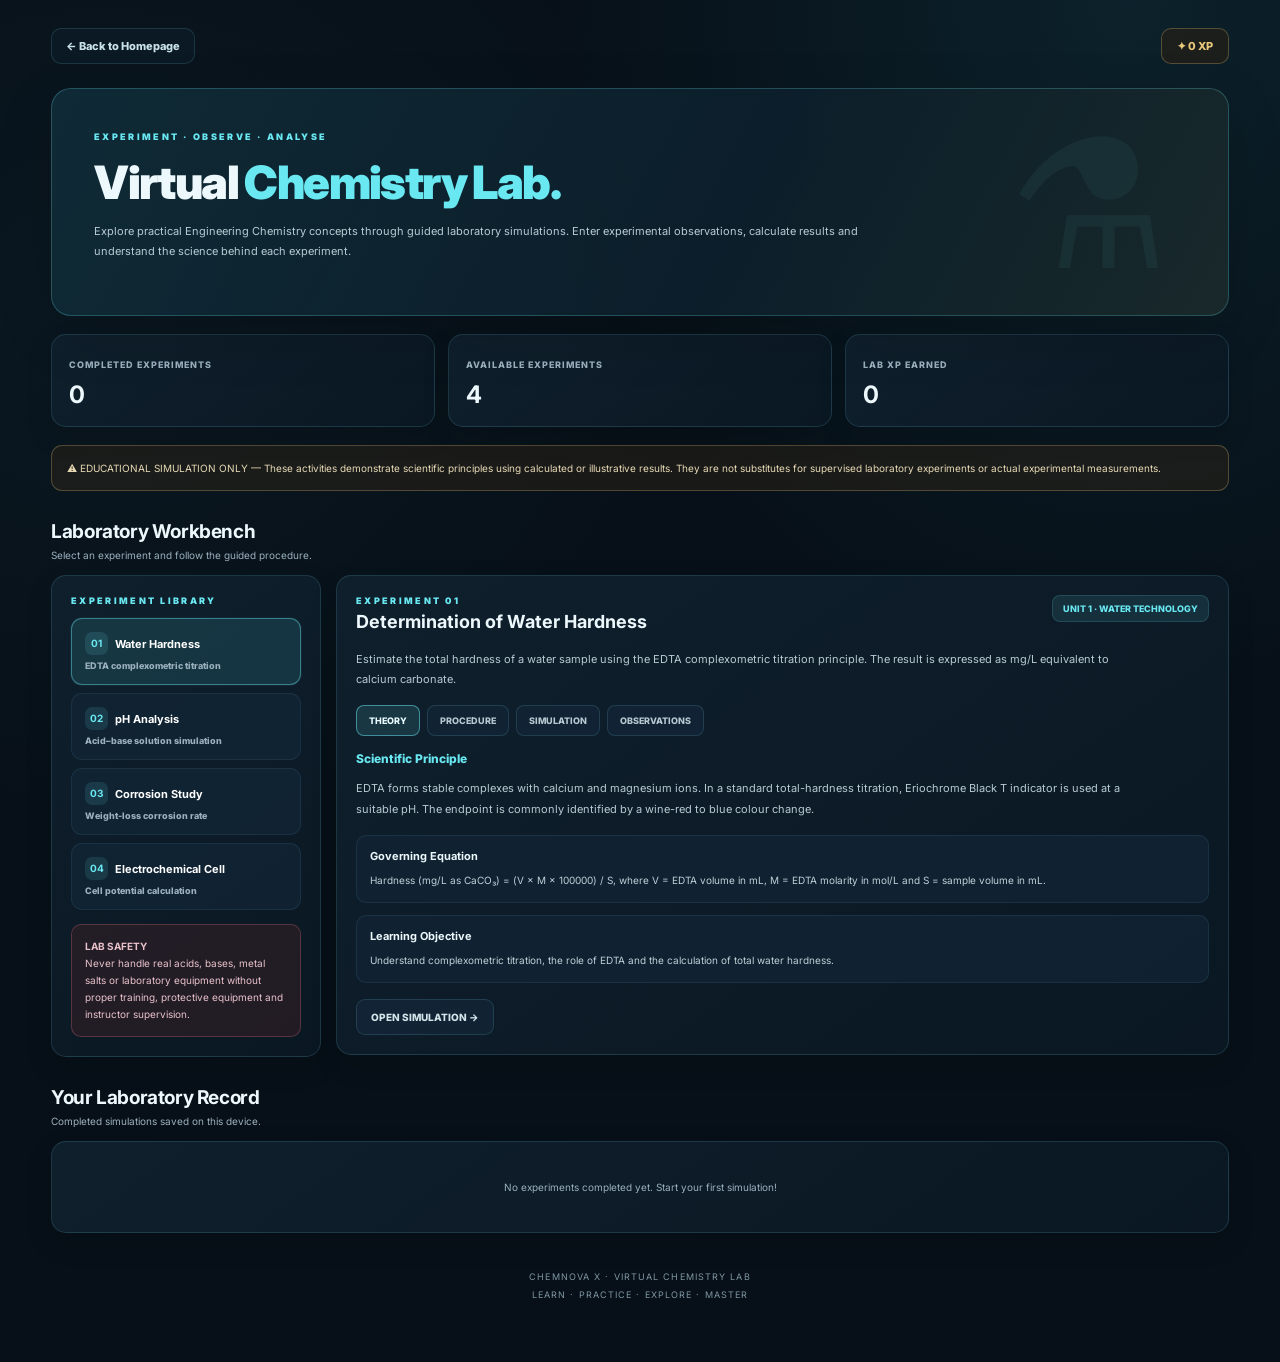
<file: chemlab.html>
<!DOCTYPE html>
<html lang="en">
<head>
<meta charset="UTF-8">
<meta name="viewport" content="width=device-width, initial-scale=1.0">
<meta name="theme-color" content="#071018">
<meta name="description" content="Explore guided Engineering Chemistry laboratory simulations in ChemNova X.">
<title>ChemNova X | Virtual Chemistry Lab</title>
<style>
@import url('https://fonts.googleapis.com/css2?family=Inter:wght@400;500;600;700;800;900&display=swap');
:root{
 --bg:#080b18;--panel:#11162a;--panel2:#19213a;--line:#2a3553;
 --purple:#925cff;--blue:#4d8dff;--cyan:#40d9ed;
 --text:#f4f5ff;--muted:#9ba5c2;--green:#50dfaa;--red:#ff7189;--yellow:#ffd36a;
}
*{box-sizing:border-box}
body{margin:0;background:radial-gradient(ellipse at top right,#172047 0%,transparent 40%),var(--bg);color:var(--text);font-family:Inter,Arial,sans-serif}
.layout{display:flex;min-height:100vh}
.sidebar{width:245px;position:fixed;inset:0 auto 0 0;background:#0c1020;border-right:1px solid var(--line);padding:25px 17px;z-index:5;display:flex;flex-direction:column}
.brand{font-size:23px;font-weight:900;letter-spacing:-1px;margin:4px 8px 5px}
.brand span{color:var(--cyan)}
.brand-sub{font-size:10px;color:var(--muted);letter-spacing:2px;margin:0 8px 30px}
.nav-label{font-size:10px;color:#66718f;letter-spacing:1.7px;font-weight:800;margin:17px 10px 9px}
.nav a{display:flex;align-items:center;gap:11px;padding:12px 13px;color:#aab4d0;text-decoration:none;border-radius:10px;font-size:13px;margin:3px 0}
.nav a:hover,.nav a.active{background:#202747;color:white}
.nav a.active{border:1px solid #59469a}
.nav-icon{width:20px;text-align:center}
.sidebar-bottom{margin-top:auto;background:#141b31;border:1px solid var(--line);padding:14px;border-radius:13px}
.sidebar-bottom small{color:var(--muted)}
.xp-number{font-size:22px;font-weight:900;color:var(--yellow);margin-top:5px}
.main{margin-left:245px;width:calc(100% - 245px);padding:30px 4.5% 60px;max-width:1600px}
.topbar{display:flex;justify-content:space-between;align-items:center;margin-bottom:25px;gap:12px}
.breadcrumb{font-size:12px;color:var(--muted)}
.breadcrumb strong{color:var(--cyan)}
.top-xp{border:1px solid #66512c;background:#211c18;padding:9px 14px;border-radius:10px;color:var(--yellow);font-size:12px;font-weight:800}
.hero{padding:30px;border-radius:19px;border:1px solid #34345c;background:linear-gradient(115deg,#251c45,#172b4c 65%,#17313e)}
.eyebrow{font-size:10px;color:var(--cyan);font-weight:900;letter-spacing:2px}
h1{font-size:clamp(28px,4vw,43px);margin:12px 0 9px;letter-spacing:-1.5px}
.hero p{color:#bdc9e2;line-height:1.8;font-size:12px;max-width:720px}
.stats{display:grid;grid-template-columns:repeat(3,1fr);gap:12px;margin:17px 0}
.stat{background:var(--panel);border:1px solid var(--line);border-radius:13px;padding:15px}
.stat small{color:var(--muted);font-size:10px}
.stat strong{display:block;font-size:22px;margin-top:8px}
.section-head{margin:30px 0 14px}
.section-head h2{font-size:19px;margin:0}
.section-head p{font-size:11px;color:var(--muted);margin:6px 0}
.notice{padding:13px 15px;border:1px solid #66512c;background:#211c18;color:#e9d4a1;border-radius:11px;font-size:10px;line-height:1.7;margin:17px 0}
.lab-layout{display:grid;grid-template-columns:285px minmax(0,1fr);gap:15px;align-items:start}
.panel{background:var(--panel);border:1px solid var(--line);border-radius:15px;padding:18px}
.experiment-list{display:grid;gap:8px;margin-top:12px}
.exp-item{background:#151d33;border:1px solid transparent;border-radius:10px;padding:13px;color:white;text-align:left;cursor:pointer;width:100%}
.exp-item:hover,.exp-item.active{background:#202544;border-color:var(--purple)}
.exp-item strong{font-size:11px;display:block}
.exp-item small{font-size:9px;color:var(--muted);display:block;margin-top:5px}
.exp-number{display:inline-grid;place-items:center;width:23px;height:23px;border-radius:7px;background:#303b5b;color:var(--cyan);font-size:10px;margin-right:7px}
.exp-head{display:flex;justify-content:space-between;align-items:flex-start;gap:12px}
.exp-head h2{font-size:18px;margin:5px 0 7px}
.tag{background:#1d3150;color:#8eeaff;padding:7px 10px;border-radius:8px;font-size:9px;font-weight:800;white-space:nowrap}
.description{font-size:11px;line-height:1.8;color:#bdc9e2;margin:10px 0 16px}
.lab-tabs{display:flex;gap:7px;flex-wrap:wrap;margin-bottom:15px}
.tab{padding:9px 12px;background:#1b2440;color:#aebbd7;border:1px solid #34415f;border-radius:8px;font-size:9px;cursor:pointer}
.tab.active{background:#3b2c67;border-color:var(--purple);color:white}
.tab-content{display:none}
.tab-content.active{display:block}
.subheading{font-size:12px;color:var(--cyan);margin:4px 0 12px}
.steps{counter-reset:step;display:grid;gap:9px}
.step{counter-increment:step;display:flex;gap:11px;align-items:flex-start;background:#151d33;padding:12px;border-radius:9px}
.step:before{content:counter(step);display:grid;place-items:center;min-width:24px;height:24px;background:#303b5b;color:var(--cyan);border-radius:7px;font-size:10px;font-weight:900}
.step p{font-size:10px;line-height:1.7;color:#c4cfe6;margin:2px 0}
.form-grid{display:grid;grid-template-columns:repeat(2,1fr);gap:12px}
label{display:block;color:var(--muted);font-size:9px;font-weight:700;margin-bottom:7px}
input,select{width:100%;background:#0c1225;color:white;border:1px solid #364361;border-radius:9px;padding:12px;font:inherit;font-size:11px;outline:none}
input:focus,select:focus{border-color:var(--cyan)}
.field-hint{font-size:9px;color:#73809e;margin-top:5px}
.actions{display:flex;gap:9px;flex-wrap:wrap;margin-top:16px}
button{font-family:inherit;font-weight:800}
.primary{background:linear-gradient(110deg,var(--purple),var(--blue));color:white;padding:12px 17px;border-radius:9px;font-size:10px;border:0;cursor:pointer}
.secondary{background:#202b49;color:#d9e4ff;padding:11px 14px;border:1px solid #394a70;border-radius:9px;font-size:10px;cursor:pointer}
.result-box{display:none;margin-top:17px;padding:17px;border-radius:12px;background:#142d2b;border:1px solid #327c68}
.result-box h3{font-size:12px;color:var(--green);margin:0 0 9px}
.result-value{font-size:27px;font-weight:900;color:white;margin:7px 0}
.result-box p{font-size:10px;color:#c0d8d1;line-height:1.8;margin:6px 0}
.result-box .formula{padding:10px;background:#0e2422;border-radius:8px;font-size:10px;color:#a8f0d6;margin-top:10px;overflow-wrap:anywhere}
.observation{margin-top:12px;background:#151d33;border:1px solid var(--line);border-radius:10px;padding:13px}
.observation h3{font-size:11px;margin:0 0 8px}
.observation p{font-size:10px;color:#bdc9e2;line-height:1.7;margin:0}
.safety{margin-top:14px;padding:13px;background:#29202a;border:1px solid #68404f;border-radius:10px;font-size:10px;color:#f0c3cb;line-height:1.7}
.history-row{display:flex;justify-content:space-between;align-items:center;gap:10px;padding:12px 0;border-bottom:1px solid var(--line)}
.history-row:last-child{border:0}
.history-row strong{font-size:10px}
.history-row small{display:block;color:var(--muted);font-size:9px;margin-top:5px}
.status{font-size:9px;color:var(--green);background:#19352f;padding:6px 9px;border-radius:8px;white-space:nowrap}
.empty{text-align:center;padding:20px;color:var(--muted);font-size:10px}
footer{text-align:center;color:#66718e;font-size:10px;margin-top:35px;line-height:1.8}
@media(max-width:1050px){.lab-layout{grid-template-columns:235px minmax(0,1fr)}}
@media(max-width:800px){
 .sidebar{width:65px;padding:18px 8px}.brand{font-size:0;margin:5px}.brand:first-letter{font-size:22px}.brand-sub,.nav-label,.nav a span:not(.nav-icon),.sidebar-bottom{display:none}
 .nav a{justify-content:center;padding:13px 5px}.nav-icon{font-size:17px}
 .main{margin-left:65px;width:calc(100% - 65px);padding:20px 3% 45px}
 .lab-layout{grid-template-columns:1fr}.experiment-list{grid-template-columns:repeat(2,1fr)}
}
@media(max-width:520px){.stats{grid-template-columns:1fr 1fr}.stats .stat:last-child{grid-column:span 2}.form-grid{grid-template-columns:1fr}.exp-head{flex-direction:column}.experiment-list{grid-template-columns:1fr}}


/* CHEMNOVA X — PREMIUM CHEMICAL DESIGN SYSTEM */
:root{
 --bg:#071018;--panel:#0d1b27;--panel2:#122536;--line:rgba(111,202,224,.17);
 --purple:#69e8f2;--blue:#42b8cf;--cyan:#69e8f2;
 --text:#edf8fc;--muted:#9bb0bd;--green:#70dfb2;--red:#ff8294;--yellow:#e8c77b;
 --gold:#e8c77b;
}
html{scroll-behavior:smooth}
body{background:radial-gradient(ellipse at 88% 0%,rgba(34,112,129,.18),transparent 36%),radial-gradient(ellipse at 8% 22%,rgba(35,79,99,.12),transparent 35%),var(--bg);color:var(--text)}
.layout{display:block;min-height:100vh}
.main{margin:0 auto;width:100%;max-width:1500px;padding:28px clamp(18px,4vw,58px) 58px}
.topbar{display:flex;justify-content:space-between;align-items:center;gap:14px;margin-bottom:24px}
.back-home{display:inline-flex;align-items:center;gap:8px;padding:10px 14px;border:1px solid var(--line);border-radius:10px;background:rgba(13,27,39,.82);color:#c9e2e9;text-decoration:none;font-size:11px;font-weight:800;transition:.2s}
.back-home:hover{border-color:rgba(105,232,242,.5);color:var(--gold);transform:translateY(-1px)}
.top-xp{border:1px solid rgba(232,199,123,.28);background:rgba(39,32,22,.62);padding:10px 15px;border-radius:10px;color:var(--gold);font-size:11px;font-weight:800}
.hero{position:relative;overflow:hidden;padding:clamp(24px,4vw,42px);border-radius:20px;border:1px solid rgba(105,232,242,.23);background:linear-gradient(118deg,rgba(15,43,55,.98),rgba(12,31,43,.96) 58%,rgba(26,42,43,.94));box-shadow:0 18px 55px rgba(0,0,0,.16)}
.hero:after{content:'⚗';position:absolute;right:5%;top:50%;transform:translateY(-50%);font-size:clamp(90px,15vw,180px);color:rgba(105,232,242,.055);pointer-events:none}
.eyebrow{font-size:9px;color:var(--cyan);font-weight:900;letter-spacing:2.3px}
h1{font-size:clamp(29px,4vw,46px);margin:12px 0 9px;letter-spacing:-1.6px;font-weight:900}
.hero p,.description{color:#b7cbd3;line-height:1.85;font-size:11px;max-width:780px}
.stats{gap:13px;margin:18px 0}
.stat,.panel{background:linear-gradient(145deg,rgba(15,32,45,.98),rgba(10,24,35,.98));border:1px solid var(--line);border-radius:15px;box-shadow:0 10px 28px rgba(0,0,0,.12)}
.stat{padding:17px}.stat small{color:var(--muted);font-size:9px;letter-spacing:1px;font-weight:800}.stat strong{font-size:24px;color:var(--text);margin-top:8px}
.section-head{margin:29px 0 14px}.section-head h2{font-size:19px;letter-spacing:-.4px}.section-head p{font-size:10px;color:var(--muted)}
.notice{border:1px solid rgba(232,199,123,.27);background:rgba(44,37,25,.5);color:#e8d9b5;border-radius:11px;font-size:10px;line-height:1.8}
.lab-layout{grid-template-columns:270px minmax(0,1fr);gap:15px}
.panel{padding:19px}
.exp-item{background:rgba(18,37,54,.85);border:1px solid rgba(111,202,224,.09);border-radius:11px;transition:.2s}
.exp-item:hover,.exp-item.active{background:rgba(24,57,69,.9);border-color:rgba(105,232,242,.42);box-shadow:0 0 0 1px rgba(105,232,242,.05)}
.exp-number{background:rgba(105,232,242,.12);color:var(--cyan)}
.exp-item small{color:var(--muted)}
.tag{background:rgba(105,232,242,.1);color:var(--cyan);border:1px solid rgba(105,232,242,.15)}
.tab{background:rgba(18,37,54,.8);color:#b5c9d1;border:1px solid var(--line);transition:.2s}
.tab.active{background:rgba(105,232,242,.12);border-color:rgba(105,232,242,.5);color:#eafcff}
.subheading{color:var(--cyan);font-weight:800}
.step,.observation{background:rgba(18,37,54,.72);border:1px solid rgba(111,202,224,.1)}
.step:before{background:rgba(105,232,242,.13);color:var(--cyan)}
.step p,.observation p{color:#bed0d7;line-height:1.8}
input,select{background:#081620;color:var(--text);border:1px solid rgba(111,202,224,.23);border-radius:9px;padding:12px;font-size:11px}
input:focus,select:focus{border-color:var(--cyan);box-shadow:0 0 0 3px rgba(105,232,242,.08)}
label{color:#b2c5cd;font-size:9px;letter-spacing:.4px}
.field-hint{color:#8097a3}
.primary{background:linear-gradient(110deg,#1c9eae,#287f9a);color:#f2feff;border:1px solid rgba(105,232,242,.22);box-shadow:0 8px 20px rgba(22,145,161,.16)}
.primary:hover{filter:brightness(1.1);transform:translateY(-1px)}
.secondary{background:rgba(18,37,54,.9);color:#d3e5eb;border:1px solid var(--line)}
.secondary:hover{border-color:rgba(105,232,242,.4);color:var(--gold)}
.result-box{background:rgba(15,53,47,.72);border:1px solid rgba(112,223,178,.3)}
.result-box h3{color:var(--green)}
.result-box .formula{background:rgba(5,30,28,.75);color:#b7f0d8}
.safety{background:rgba(55,31,39,.55);border:1px solid rgba(255,130,148,.24);color:#e9c2ca}
.history-row{border-bottom:1px solid var(--line)}
.status{color:var(--green);background:rgba(45,114,88,.2)}
.empty{color:var(--muted)}
footer{color:#8097a3;font-size:9px;letter-spacing:1.1px;line-height:2}
@media(max-width:900px){.lab-layout{grid-template-columns:1fr}.experiment-list{grid-template-columns:repeat(2,minmax(0,1fr))}}
@media(max-width:560px){.main{padding:18px 14px 40px}.topbar{margin-bottom:17px}.stats{grid-template-columns:1fr 1fr}.stats .stat:last-child{grid-column:span 2}.experiment-list{grid-template-columns:1fr}.exp-head{flex-direction:column}.form-grid{grid-template-columns:1fr}.hero{padding:23px}.hero:after{right:-4%;font-size:100px}.panel{padding:15px}}

</style>
</head>
<body>
<div class="layout">
<main class="main">
 <header class="topbar">
  <a class="back-home" href="index.html">← Back to Homepage</a>
  <div class="top-xp" id="topXP">✦ 0 XP</div>
 </header>

 <section class="hero">
  <div class="eyebrow">EXPERIMENT · OBSERVE · ANALYSE</div>
  <h1>Virtual <span style="color:var(--cyan)">Chemistry Lab.</span></h1>
  <p>Explore practical Engineering Chemistry concepts through guided laboratory simulations. Enter experimental observations, calculate results and understand the science behind each experiment.</p>
 </section>

 <div class="stats">
  <div class="stat"><small>COMPLETED EXPERIMENTS</small><strong id="completedCount">0</strong></div>
  <div class="stat"><small>AVAILABLE EXPERIMENTS</small><strong>4</strong></div>
  <div class="stat"><small>LAB XP EARNED</small><strong id="labXP">0</strong></div>
 </div>

 <div class="notice">⚠ EDUCATIONAL SIMULATION ONLY — These activities demonstrate scientific principles using calculated or illustrative results. They are not substitutes for supervised laboratory experiments or actual experimental measurements.</div>

 <div class="section-head"><h2>Laboratory Workbench</h2><p>Select an experiment and follow the guided procedure.</p></div>

 <div class="lab-layout">
  <section class="panel">
   <div class="eyebrow">EXPERIMENT LIBRARY</div>
   <div class="experiment-list" id="experimentList">
    <button class="exp-item active" onclick="selectExperiment('hardness')"><strong><span class="exp-number">01</span>Water Hardness</strong><small>EDTA complexometric titration</small></button>
    <button class="exp-item" onclick="selectExperiment('ph')"><strong><span class="exp-number">02</span>pH Analysis</strong><small>Acid–base solution simulation</small></button>
    <button class="exp-item" onclick="selectExperiment('corrosion')"><strong><span class="exp-number">03</span>Corrosion Study</strong><small>Weight-loss corrosion rate</small></button>
    <button class="exp-item" onclick="selectExperiment('cell')"><strong><span class="exp-number">04</span>Electrochemical Cell</strong><small>Cell potential calculation</small></button>
   </div>
   <div class="safety"><strong>LAB SAFETY</strong><br>Never handle real acids, bases, metal salts or laboratory equipment without proper training, protective equipment and instructor supervision.</div>
  </section>

  <section class="panel">
   <div class="exp-head">
    <div><div class="eyebrow" id="expCode">EXPERIMENT 01</div><h2 id="expTitle">Determination of Water Hardness</h2></div>
    <span class="tag" id="expUnit">UNIT 1 · WATER TECHNOLOGY</span>
   </div>
   <p class="description" id="expDescription"></p>

   <div class="lab-tabs">
    <button class="tab active" onclick="showTab('theory',this)">THEORY</button>
    <button class="tab" onclick="showTab('procedure',this)">PROCEDURE</button>
    <button class="tab" onclick="showTab('experiment',this)">SIMULATION</button>
    <button class="tab" onclick="showTab('observations',this)">OBSERVATIONS</button>
   </div>

   <div class="tab-content active" id="theory">
    <h3 class="subheading">Scientific Principle</h3>
    <p class="description" id="theoryText"></p>
    <div class="observation"><h3>Governing Equation</h3><p id="theoryFormula"></p></div>
    <div class="observation"><h3>Learning Objective</h3><p id="objective"></p></div>
   </div>

   <div class="tab-content" id="procedure">
    <h3 class="subheading">Experimental Procedure</h3>
    <div class="steps" id="procedureSteps"></div>
    <div class="observation"><h3>Expected Learning</h3><p id="procedureNote"></p></div>
   </div>

   <div class="tab-content" id="experiment">
    <h3 class="subheading">Enter Your Experimental Data</h3>
    <div id="inputFields" class="form-grid"></div>
    <div class="actions">
     <button class="primary" onclick="runExperiment()">▶ RUN SIMULATION</button>
     <button class="secondary" onclick="resetExperiment()">RESET INPUTS</button>
    </div>
    <div class="result-box" id="resultBox">
     <h3>✓ SIMULATION RESULT</h3>
     <div class="result-value" id="resultValue"></div>
     <p id="resultText"></p>
     <div class="formula" id="resultFormula"></div>
    </div>
   </div>

   <div class="tab-content" id="observations">
    <h3 class="subheading">Observation & Interpretation</h3>
    <div class="observation"><h3>What to Observe</h3><p id="observationText"></p></div>
    <div class="observation"><h3>Scientific Interpretation</h3><p id="interpretationText"></p></div>
    <div class="observation"><h3>Practical Application</h3><p id="applicationText"></p></div>
   </div>

   <div class="actions">
    <button class="secondary" onclick="showTab('experiment',document.querySelectorAll('.tab')[2])">OPEN SIMULATION →</button>
   </div>
  </section>
 </div>

 <div class="section-head"><h2>Your Laboratory Record</h2><p>Completed simulations saved on this device.</p></div>
 <section class="panel" id="history"><div class="empty">No experiments completed yet. Start your first simulation!</div></section>

 <footer>CHEMNOVA X · VIRTUAL CHEMISTRY LAB<br>LEARN · PRACTICE · EXPLORE · MASTER</footer>
</main>
</div>

<script>
const experiments={
 hardness:{
  code:"EXPERIMENT 01",title:"Determination of Water Hardness",unit:"UNIT 1 · WATER TECHNOLOGY",
  description:"Estimate the total hardness of a water sample using the EDTA complexometric titration principle. The result is expressed as mg/L equivalent to calcium carbonate.",
  theory:"EDTA forms stable complexes with calcium and magnesium ions. In a standard total-hardness titration, Eriochrome Black T indicator is used at a suitable pH. The endpoint is commonly identified by a wine-red to blue colour change.",
  formula:"Hardness (mg/L as CaCO₃) = (V × M × 100000) / S, where V = EDTA volume in mL, M = EDTA molarity in mol/L and S = sample volume in mL.",
  objective:"Understand complexometric titration, the role of EDTA and the calculation of total water hardness.",
  steps:["Measure a known volume of the water sample.","Add the appropriate buffer to maintain the required pH.","Add a suitable indicator to the sample.","Titrate with standard EDTA solution until the endpoint colour change is observed.","Record the EDTA volume and calculate hardness as CaCO₃."],
  note:"EDTA complexes the hardness-causing calcium and magnesium ions. The endpoint indicates that the available metal ions have been complexed.",
  fields:[
   {id:"v",label:"EDTA VOLUME (mL)",value:12,min:0.01,max:1000,step:0.1},
   {id:"m",label:"EDTA MOLARITY (mol/L)",value:0.01,min:0.00001,max:1,step:0.001},
   {id:"s",label:"WATER SAMPLE VOLUME (mL)",value:50,min:0.1,max:10000,step:1}
  ],
  calculate:x=>{
   const result=x.v*x.m*100000/x.s;
   return {value:result.toFixed(2)+" mg/L as CaCO₃",text:result<60?"The sample falls in the commonly used soft-water category.":result<120?"The sample falls in the commonly used moderately hard category.":result<180?"The sample falls in the commonly used hard-water category.":"The sample falls in the commonly used very hard-water category.",formula:`(${x.v} × ${x.m} × 100000) / ${x.s} = ${result.toFixed(2)} mg/L as CaCO₃`,observation:"The EDTA volume represents the amount required to complex the calcium and magnesium ions in the measured sample.",interpretation:"Higher calculated hardness indicates a greater concentration of calcium and magnesium ions expressed as calcium carbonate equivalent.",application:"Hardness assessment is important in domestic water quality, boiler feed-water treatment, scaling prevention and industrial water management."};
  },
  observation:"Record the initial and final burette readings and calculate the volume of EDTA used. The endpoint is conventionally indicated by a wine-red to blue colour change.",
  interpretation:"The calculated value estimates the total concentration of hardness-producing ions. Actual classification can depend on the water-quality standard being applied.",
  application:"Water treatment plants and industries monitor hardness to select appropriate softening and conditioning processes."
 },
 ph:{
  code:"EXPERIMENT 02",title:"Acid–Base pH Analysis",unit:"UNIT 1 · WATER TECHNOLOGY",
  description:"Investigate the relationship between hydrogen-ion concentration and pH using a simplified ideal-solution calculation.",
  theory:"pH is a measure of hydrogen-ion activity. For an ideal dilute solution, pH is approximated by the negative base-10 logarithm of hydrogen-ion concentration. At 25 °C, pH 7 is neutral, values below 7 are acidic and values above 7 are alkaline.",
  formula:"pH = −log₁₀[H⁺], where [H⁺] is expressed in mol/L. This simplified simulation assumes ideal dilute behaviour.",
  objective:"Understand the pH scale and how changes in hydrogen-ion concentration affect acidity.",
  steps:["Select a hydrogen-ion concentration for the simulated solution.","Enter the concentration in mol/L.","Run the simulation to calculate pH.","Compare the calculated pH with the neutral reference value of 7.","Interpret whether the solution is acidic, neutral or alkaline."],
  note:"The simulation uses a direct logarithmic calculation and does not model activity coefficients, buffer equilibria or the complete chemistry of weak acids and bases.",
  fields:[
   {id:"h",label:"HYDROGEN-ION CONCENTRATION (mol/L)",value:0.0001,min:0.0000000001,max:1,step:0.0001}
  ],
  calculate:x=>{
   const pH=-Math.log10(x.h);
   const kind=pH<7?"Acidic":pH>7?"Alkaline":"Neutral";
   return {value:"pH "+pH.toFixed(3),text:"The simulated solution is "+kind.toLowerCase()+".",formula:`pH = −log₁₀(${x.h}) = ${pH.toFixed(3)}`,observation:"A lower hydrogen-ion concentration corresponds to a higher pH in this idealised model.",interpretation:`The calculated pH is ${pH.toFixed(3)}, indicating an ${kind.toLowerCase()} solution at the stated reference conditions.`,application:"pH monitoring is important in drinking-water treatment, wastewater management, chemical processing and laboratory analysis."};
  },
  observation:"Observe how the pH changes when hydrogen-ion concentration is increased or decreased by a factor of ten.",
  interpretation:"A tenfold increase in hydrogen-ion concentration lowers pH by one unit in the idealised model.",
  application:"pH measurements help control water quality, chemical reactions, industrial processes and environmental conditions."
 },
 corrosion:{
  code:"EXPERIMENT 03",title:"Determination of Corrosion Rate",unit:"UNIT 4 · CORROSION AND ITS CONTROL",
  description:"Estimate a uniform corrosion rate from the mass loss of a metal specimen over a known exposure period.",
  theory:"In a weight-loss method, a metal specimen is weighed before and after exposure to a corrosive environment. After appropriate cleaning and drying, the mass loss is used to estimate the average corrosion rate.",
  formula:"Corrosion rate (mm/year) = 87.6 × W / (D × A × T), where W = mass loss in mg, D = density in g/cm³, A = exposed area in cm² and T = exposure time in hours.",
  objective:"Understand how mass loss, metal density, exposed area and exposure duration affect calculated corrosion rate.",
  steps:["Record the initial specimen mass.","Expose the specimen to a specified corrosive environment for a measured time.","Remove corrosion products using an appropriate validated procedure.","Clean, dry and weigh the specimen again.","Calculate mass loss and estimate the corrosion rate."],
  note:"This is a simplified educational calculation. Real corrosion testing requires controlled specimen preparation, cleaning corrections and standardised exposure conditions.",
  fields:[
   {id:"w",label:"MASS LOSS (mg)",value:25,min:0.001,max:100000,step:0.1},
   {id:"d",label:"METAL DENSITY (g/cm³)",value:7.86,min:0.01,max:30,step:0.01},
   {id:"a",label:"EXPOSED AREA (cm²)",value:20,min:0.01,max:100000,step:0.1},
   {id:"t",label:"EXPOSURE TIME (hours)",value:168,min:0.01,max:100000,step:1}
  ],
  calculate:x=>{
   const r=87.6*x.w/(x.d*x.a*x.t);
   return {value:r.toFixed(5)+" mm/year",text:"This is the estimated uniform corrosion penetration rate based on the entered weight-loss data.",formula:`87.6 × ${x.w} / (${x.d} × ${x.a} × ${x.t}) = ${r.toFixed(5)} mm/year`,observation:"A larger mass loss generally indicates more material has been removed during the exposure period.",interpretation:"The result is an average penetration-rate estimate. It does not describe localised pitting or guarantee future corrosion behaviour.",application:"Corrosion-rate measurements support material selection, protective coating assessment, maintenance planning and industrial equipment monitoring."};
  },
  observation:"Compare the initial and final specimen masses. The difference is the measured mass loss after the prescribed cleaning procedure.",
  interpretation:"The calculated rate represents an average uniform penetration estimate. Localised corrosion may not be represented accurately by this value.",
  application:"The method is useful in corrosion testing, materials engineering, pipeline inspection and protective coating evaluation."
 },
 cell:{
  code:"EXPERIMENT 04",title:"Electrochemical Cell Potential",unit:"UNIT 3 · ELECTROCHEMISTRY",
  description:"Calculate the standard cell potential of a galvanic cell using standard reduction potentials of the cathode and anode.",
  theory:"A galvanic cell converts chemical energy into electrical energy through a spontaneous redox reaction. Oxidation takes place at the anode and reduction takes place at the cathode. Standard cell potential is calculated from standard reduction potentials.",
  formula:"E°cell = E°cathode − E°anode. A positive standard cell potential indicates a thermodynamically favourable cell reaction under standard conditions.",
  objective:"Identify the anode and cathode and understand how electrode potentials determine the standard cell potential.",
  steps:["Select or enter the standard reduction potential of the cathode.","Select or enter the standard reduction potential of the anode.","Subtract the anode potential from the cathode potential.","Interpret the sign of the calculated standard cell potential.","Identify the direction of electron flow in a galvanic cell."],
  note:"The simulation uses standard reduction potentials. It does not calculate non-standard cell conditions or concentration effects.",
  fields:[
   {id:"c",label:"CATHODE REDUCTION POTENTIAL (V)",value:0.34,min:-5,max:5,step:0.01},
   {id:"a",label:"ANODE REDUCTION POTENTIAL (V)",value:-0.76,min:-5,max:5,step:0.01}
  ],
  calculate:x=>{
   const e=x.c-x.a;
   return {value:(e>=0?"+":"")+e.toFixed(3)+" V",text:e>0?"Positive cell potential: the written galvanic cell reaction is thermodynamically favourable under standard conditions.":e<0?"Negative cell potential: the written reaction is not spontaneous under standard conditions.":"Zero cell potential: the system is at standard-state equilibrium.",formula:`E°cell = ${x.c} − (${x.a}) = ${e.toFixed(3)} V`,observation:"The potential difference depends on the selected cathode and anode reduction potentials.",interpretation:"Electrons flow through the external circuit from the anode to the cathode for a galvanic cell operating in the spontaneous direction.",application:"Cell-potential calculations are used in battery design, electrochemical energy systems, corrosion analysis and redox chemistry."};
  },
  observation:"Observe how changing either electrode potential changes the overall cell potential.",
  interpretation:"A positive standard cell potential corresponds to a negative standard Gibbs energy change for the written cell reaction.",
  application:"Electrochemical principles are used in batteries, fuel cells, electroplating, sensors and corrosion protection."
 }
};

let current="hardness";
let lastResult=null;

function getXP(){return Number(localStorage.getItem("novaXP")||0)}
function updateXP(){
 document.getElementById("topXP").textContent="✦ "+getXP()+" XP";
 document.getElementById("sideXP").textContent=getXP()+" XP";
}
function readDone(){
 try{return JSON.parse(localStorage.getItem("novaLabDone")||"{}")}catch(e){return {}}
}
function readHistory(){
 try{return JSON.parse(localStorage.getItem("novaLabHistory")||"[]")}catch(e){return []}
}
function updateStats(){
 const done=readDone();
 const count=Object.keys(done).filter(k=>done[k]).length;
 document.getElementById("completedCount").textContent=count;
 document.getElementById("labXP").textContent=count*5;
 updateXP();
 renderHistory();
}
function selectExperiment(id){
 current=id;lastResult=null;
 document.querySelectorAll(".exp-item").forEach((el,i)=>{
  el.classList.toggle("active",["hardness","ph","corrosion","cell"][i]===id);
 });
 renderExperiment();
 showTab("theory",document.querySelector(".tab"));
}
function renderExperiment(){
 const e=experiments[current];
 document.getElementById("expCode").textContent=e.code;
 document.getElementById("expTitle").textContent=e.title;
 document.getElementById("expUnit").textContent=e.unit;
 document.getElementById("expDescription").textContent=e.description;
 document.getElementById("theoryText").textContent=e.theory;
 document.getElementById("theoryFormula").textContent=e.formula;
 document.getElementById("objective").textContent=e.objective;
 document.getElementById("procedureSteps").innerHTML=e.steps.map(s=>`<div class="step"><p>${s}</p></div>`).join("");
 document.getElementById("procedureNote").textContent=e.note;
 document.getElementById("observationText").textContent=e.observation;
 document.getElementById("interpretationText").textContent=e.interpretation;
 document.getElementById("applicationText").textContent=e.application;
 document.getElementById("inputFields").innerHTML=e.fields.map(f=>`
  <div>
   <label for="${f.id}">${f.label}</label>
   <input type="number" id="${f.id}" value="${f.value}" min="${f.min}" max="${f.max}" step="${f.step}">
   <div class="field-hint">Enter a valid positive value within the stated range.</div>
  </div>`).join("");
 document.getElementById("resultBox").style.display="none";
}
function showTab(name,button){
 document.querySelectorAll(".tab-content").forEach(el=>el.classList.toggle("active",el.id===name));
 document.querySelectorAll(".tab").forEach(el=>el.classList.toggle("active",el===button));
}
function getInputs(){
 const e=experiments[current],values={};
 for(const f of e.fields){
  const el=document.getElementById(f.id);
  const v=Number(el.value);
  if(el.value.trim()===""||!Number.isFinite(v)||v<f.min||v>f.max){
   el.focus();
   throw new Error("Please enter a valid value for "+f.label+".");
  }
  values[f.id]=v;
 }
 return values;
}
function runExperiment(){
 try{
  const e=experiments[current];
  const values=getInputs();
  const result=e.calculate(values);
  lastResult=result;
  document.getElementById("resultValue").textContent=result.value;
  document.getElementById("resultText").textContent=result.text;
  document.getElementById("resultFormula").textContent=result.formula;
  document.getElementById("resultBox").style.display="block";
  saveExperiment(result);
 }catch(err){alert(err.message)}
}
function saveExperiment(result){
 const done=readDone();
 const first=!done[current];
 if(first){
  done[current]=true;
  localStorage.setItem("novaLabDone",JSON.stringify(done));
  localStorage.setItem("novaXP",String(getXP()+5));
 }
 const history=readHistory();
 history.unshift({
  id:current,
  title:experiments[current].title,
  result:result.value,
  date:new Date().toLocaleString(),
  xp:first?5:0
 });
 localStorage.setItem("novaLabHistory",JSON.stringify(history.slice(0,30)));
 updateStats();
}
function resetExperiment(){
 renderExperiment();
 showTab("experiment",document.querySelectorAll(".tab")[2]);
}
function renderHistory(){
 const history=readHistory();
 const el=document.getElementById("history");
 if(!history.length){
  el.innerHTML='<div class="empty">No experiments completed yet. Start your first simulation!</div>';
  return;
 }
 el.innerHTML=history.slice(0,8).map(h=>`
 <div class="history-row">
  <div><strong>${h.title}</strong><small>${h.date} · Result: ${h.result}</small></div>
  <span class="status">${h.xp?"+5 XP":"REVISIT"}</span>
 </div>`).join("");
}
renderExperiment();
updateStats();
</script>
</body>
</html>
</file>
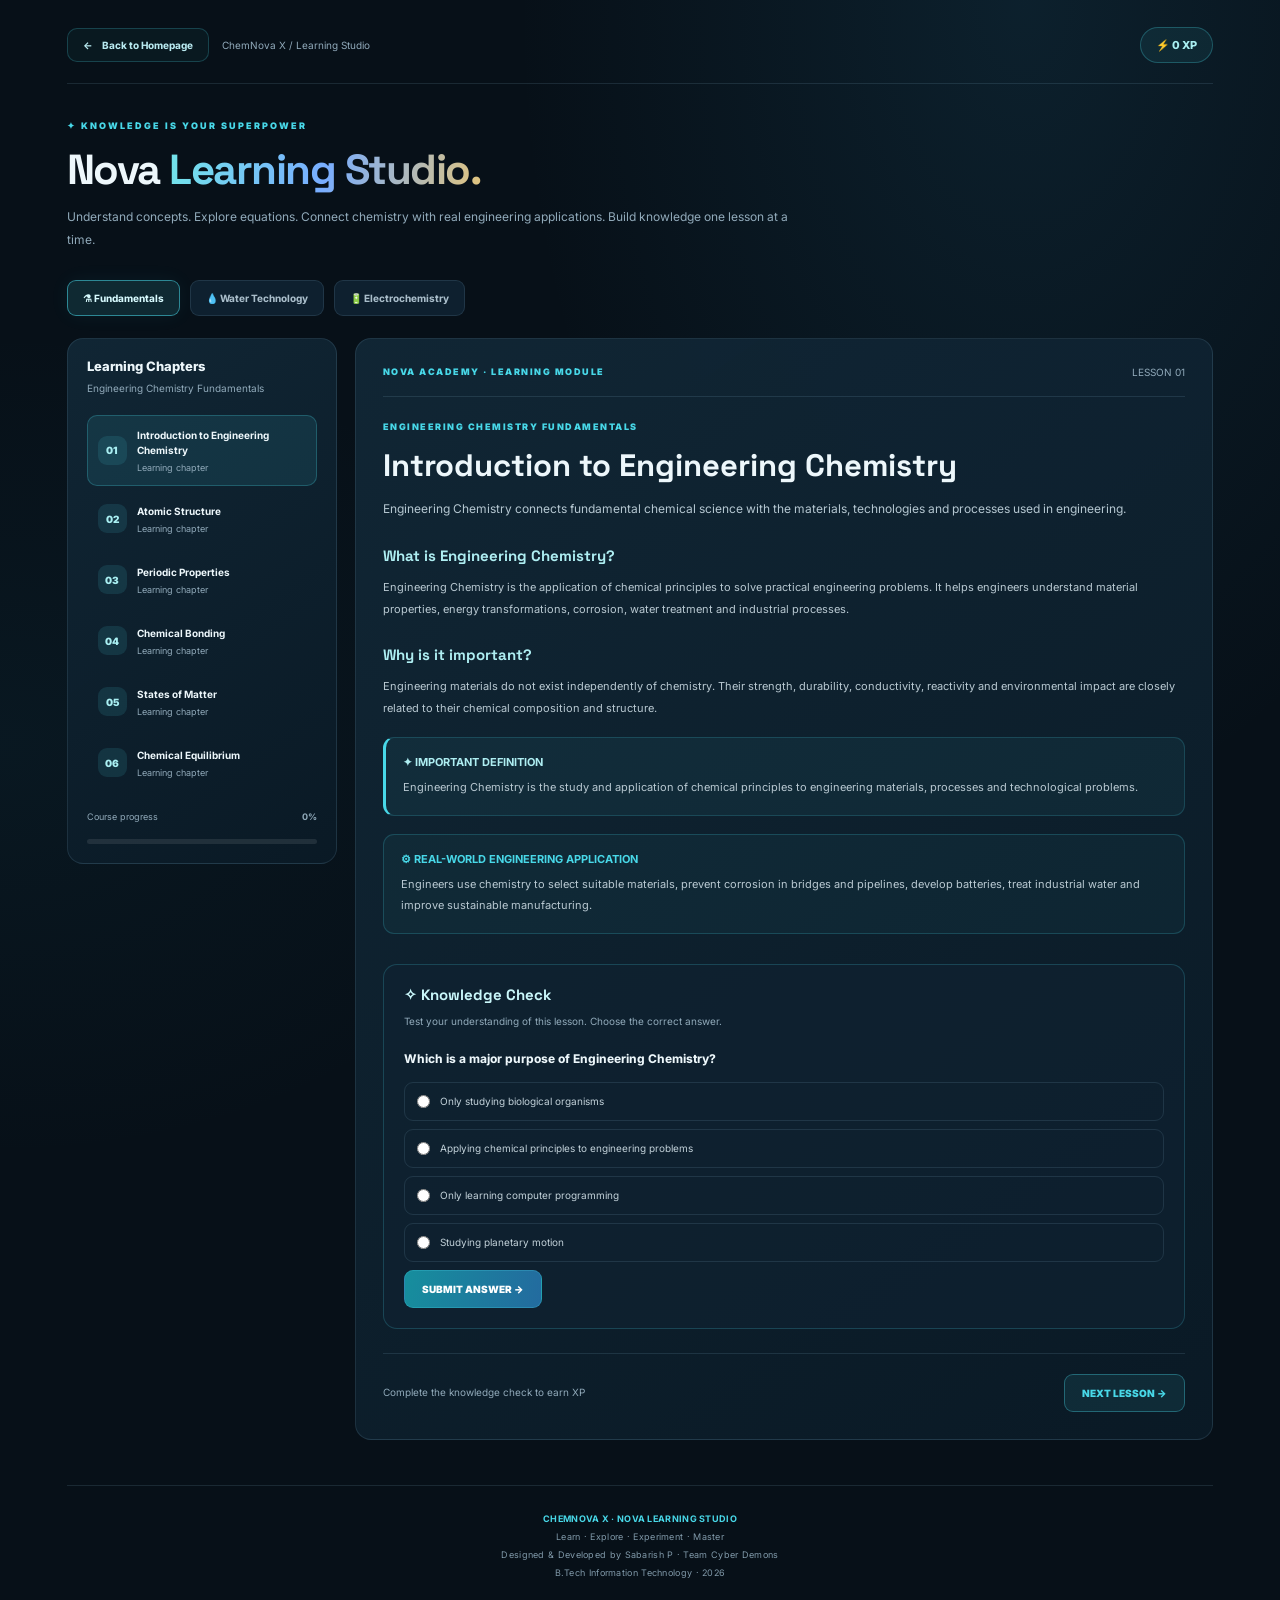
<file: learn.html>
<!DOCTYPE html>
<html lang="en">
<head>
<meta charset="UTF-8">
<meta name="viewport" content="width=device-width, initial-scale=1.0">
<meta name="theme-color" content="#071018">
<title>ChemNova X | Learning Studio</title>

<link rel="preconnect" href="https://fonts.googleapis.com">
<link rel="preconnect" href="https://fonts.gstatic.com" crossorigin>
<link href="https://fonts.googleapis.com/css2?family=Inter:wght@400;500;600;700;800;900&family=Space+Grotesk:wght@400;500;600;700&display=swap" rel="stylesheet">

<style>
:root{
 --bg:#071018;
 --panel:#102332;
 --panel2:#142b3b;
 --cyan:#48d8e8;
 --blue:#4b9dff;
 --gold:#d8b66a;
 --green:#55e6a5;
 --text:#edf7fb;
 --muted:#91aaba;
 --border:rgba(137,183,207,.15);
 --shadow:0 20px 55px rgba(0,0,0,.28);
}

*{
 box-sizing:border-box;
 margin:0;
 padding:0;
}

html{scroll-behavior:smooth}

body{
 background:
 radial-gradient(ellipse at 80% 0%,rgba(39,117,153,.16),transparent 35%),
 radial-gradient(ellipse at 0% 45%,rgba(27,104,128,.09),transparent 32%),
 var(--bg);
 color:var(--text);
 font-family:Inter,sans-serif;
 min-height:100vh;
}

button{
 font:inherit;
 cursor:pointer;
}

.layout{
 display:block;
 min-height:100vh;
}

main{
 width:100%;
 max-width:1450px;
 margin:0 auto;
 min-width:0;
 padding:27px 5.2% 50px;
}

/* TOP NAVIGATION */

.topbar{
 display:flex;
 align-items:center;
 justify-content:space-between;
 gap:15px;
 margin-bottom:36px;
 padding-bottom:20px;
 border-bottom:1px solid var(--border);
}

.topbar-left{
 display:flex;
 align-items:center;
 gap:13px;
 min-width:0;
}

.back-home{
 display:inline-flex;
 align-items:center;
 gap:9px;
 padding:10px 15px;
 border:1px solid rgba(72,216,232,.22);
 border-radius:10px;
 color:#b9eaf0;
 background:rgba(72,216,232,.045);
 font-size:10px;
 font-weight:750;
 transition:.2s ease;
 text-decoration:none;
 white-space:nowrap;
}

.back-home:hover{
 color:#fff;
 border-color:var(--cyan);
 background:rgba(72,216,232,.11);
 transform:translateY(-1px);
}

.breadcrumb{
 font-size:10px;
 color:var(--muted);
}

.breadcrumb strong{color:white}

.xp-pill{
 padding:10px 15px;
 border-radius:30px;
 border:1px solid rgba(72,216,232,.27);
 background:rgba(72,216,232,.07);
 color:#a9eff2;
 font-size:11px;
 font-weight:800;
 white-space:nowrap;
}

/* HEADER */

.page-heading{
 margin-bottom:28px;
}

.eyebrow{
 color:var(--cyan);
 font-size:9px;
 font-weight:900;
 letter-spacing:2px;
 margin-bottom:12px;
}

.page-heading h1{
 font-family:"Space Grotesk",sans-serif;
 font-size:clamp(29px,4vw,42px);
 letter-spacing:-1.5px;
}

.page-heading h1 span{
 background:linear-gradient(100deg,#72e4e9,#78adff,#e1c47d);
 color:transparent;
 background-clip:text;
 -webkit-background-clip:text;
}

.page-heading p{
 color:var(--muted);
 font-size:12px;
 line-height:1.9;
 margin-top:10px;
 max-width:750px;
}

/* COURSE SELECTOR */

.course-select{
 display:flex;
 flex-wrap:wrap;
 gap:10px;
 margin-bottom:22px;
}

.course-select button{
 flex:0 0 auto;
 background:rgba(16,35,50,.9);
 border:1px solid var(--border);
 border-radius:9px;
 padding:11px 15px;
 color:#a9bdca;
 font-size:10px;
 font-weight:750;
 transition:.2s ease;
}

.course-select button:hover{
 border-color:rgba(72,216,232,.55);
 color:#e0faff;
}

.course-select button.active{
 background:rgba(72,216,232,.12);
 border-color:rgba(72,216,232,.55);
 color:#d8fbff;
 box-shadow:0 0 20px rgba(72,216,232,.06);
}

/* LEARNING LAYOUT */

.learning-layout{
 display:grid;
 grid-template-columns:270px minmax(0,1fr);
 gap:18px;
 align-items:start;
}

.chapter-panel,
.lesson-panel{
 background:linear-gradient(145deg,rgba(17,39,54,.97),rgba(10,26,38,.98));
 border:1px solid var(--border);
 border-radius:16px;
 min-width:0;
}

.chapter-panel{
 padding:19px;
 position:sticky;
 top:20px;
}

.panel-title{
 font-size:13px;
 font-weight:800;
 margin-bottom:6px;
}

.panel-subtitle{
 color:var(--muted);
 font-size:10px;
 line-height:1.7;
 margin-bottom:18px;
}

#chapterList{
 display:flex;
 flex-direction:column;
 gap:5px;
}

.chapter-item{
 display:flex;
 flex:0 0 auto;
 align-items:center;
 gap:10px;
 padding:12px 10px;
 border-radius:10px;
 margin:0;
 border:1px solid transparent;
 cursor:pointer;
 transition:background .2s ease,border-color .2s ease;
 min-width:0;
}

.chapter-item:hover{
 background:rgba(255,255,255,.035);
}

.chapter-item.active{
 background:rgba(72,216,232,.10);
 border-color:rgba(72,216,232,.25);
}

.chapter-number{
 width:29px;
 height:29px;
 flex-shrink:0;
 display:grid;
 place-items:center;
 border-radius:9px;
 background:rgba(72,216,232,.12);
 color:#a9eff2;
 font-size:10px;
 font-weight:900;
}

.chapter-item strong{
 display:block;
 font-size:10px;
 line-height:1.5;
}

.chapter-item small{
 display:block;
 color:var(--muted);
 font-size:9px;
 margin-top:4px;
}

.chapter-progress{
 height:5px;
 background:rgba(255,255,255,.09);
 border-radius:20px;
 overflow:hidden;
 margin-top:17px;
}

.chapter-progress div{
 height:100%;
 width:0;
 background:linear-gradient(90deg,var(--cyan),var(--blue),var(--gold));
 transition:width .3s ease;
}

/* LESSON CONTENT */

.lesson-panel{
 padding:27px;
}

.lesson-top{
 display:flex;
 justify-content:space-between;
 gap:15px;
 align-items:center;
 flex-wrap:wrap;
 border-bottom:1px solid var(--border);
 padding-bottom:18px;
 margin-bottom:24px;
}

.lesson-category{
 color:var(--cyan);
 font-size:9px;
 letter-spacing:1.5px;
 font-weight:900;
}

.lesson-number{
 font-size:10px;
 color:var(--muted);
}

.lesson-title{
 font-family:"Space Grotesk",sans-serif;
 font-size:clamp(23px,3vw,31px);
 margin-bottom:12px;
 line-height:1.3;
}

.lesson-intro{
 color:#b5c7d1;
 font-size:12px;
 line-height:2;
 margin-bottom:25px;
}

.lesson-content h3{
 font-family:"Space Grotesk",sans-serif;
 font-size:15px;
 margin:25px 0 11px;
 color:#aeeef2;
}

.lesson-content p{
 color:#b9c9d2;
 font-size:11px;
 line-height:2;
 margin-bottom:12px;
}

.lesson-content ul{
 padding-left:20px;
 color:#b9c9d2;
 font-size:11px;
 line-height:2.2;
 margin-bottom:15px;
}

.concept-box{
 background:rgba(72,216,232,.055);
 border:1px solid rgba(72,216,232,.18);
 border-left:3px solid var(--cyan);
 border-radius:11px;
 padding:17px;
 margin:18px 0;
}

.concept-box strong{
 display:block;
 color:#aeeef2;
 font-size:11px;
 margin-bottom:8px;
}

.concept-box p{
 color:#b9c9d2;
 font-size:11px;
 line-height:1.9;
 margin:0;
}

.formula-box{
 background:linear-gradient(110deg,#102c3a,#142437);
 border:1px solid rgba(72,216,232,.25);
 padding:20px;
 border-radius:12px;
 text-align:center;
 margin:17px 0;
}

.formula-box small{
 color:var(--cyan);
 font-size:9px;
 letter-spacing:1.5px;
 font-weight:900;
 display:block;
 margin-bottom:12px;
}

.formula{
 font-family:"Space Grotesk",sans-serif;
 font-size:22px;
 color:#e4faff;
 font-weight:700;
 overflow-wrap:anywhere;
}

.formula-note{
 font-size:10px;
 color:var(--muted);
 margin-top:10px;
 line-height:1.8;
}

.application{
 border:1px solid rgba(72,216,232,.20);
 background:rgba(72,216,232,.045);
 padding:17px;
 border-radius:11px;
 margin:18px 0;
}

.application strong{
 color:var(--cyan);
 font-size:11px;
 display:block;
 margin-bottom:8px;
}

.application p{
 color:#b9c9d2;
 font-size:11px;
 line-height:1.9;
 margin:0;
}

/* QUIZ */

.quiz{
 margin-top:30px;
 border:1px solid rgba(72,216,232,.20);
 border-radius:14px;
 background:rgba(16,35,50,.65);
 padding:20px;
}

.quiz h3{
 font-family:"Space Grotesk",sans-serif;
 margin:0 0 8px;
 font-size:15px;
 color:#c9f7fa;
}

.quiz-desc{
 color:var(--muted);
 font-size:10px;
 margin-bottom:19px;
 line-height:1.8;
}

.question{
 font-size:12px;
 font-weight:750;
 line-height:1.7;
 margin-bottom:13px;
}

.option{
 display:flex;
 gap:10px;
 align-items:center;
 padding:12px;
 border:1px solid var(--border);
 border-radius:9px;
 margin:8px 0;
 color:#c2d1d9;
 font-size:10px;
 cursor:pointer;
 transition:.2s ease;
}

.option:hover{
 border-color:rgba(72,216,232,.45);
 background:rgba(72,216,232,.045);
}

.option input{
 accent-color:var(--cyan);
 flex-shrink:0;
}

.quiz-btn,
.next-btn{
 border:0;
 padding:12px 17px;
 border-radius:9px;
 font-size:10px;
 font-weight:900;
 transition:.2s ease;
}

.quiz-btn{
 background:linear-gradient(100deg,#168e9d,#236b9f);
 color:white;
 border:1px solid rgba(72,216,232,.25);
}

.quiz-btn:hover{
 filter:brightness(1.15);
 transform:translateY(-1px);
}

.next-btn{
 background:rgba(72,216,232,.09);
 border:1px solid rgba(72,216,232,.35);
 color:var(--cyan);
}

.next-btn:hover{
 background:rgba(72,216,232,.16);
}

.quiz-result{
 display:none;
 margin-top:15px;
 border-radius:9px;
 padding:13px;
 font-size:11px;
 line-height:1.8;
}

.quiz-result.correct{
 display:block;
 background:rgba(54,214,155,.07);
 border:1px solid rgba(54,214,155,.25);
 color:#79e7b8;
}

.quiz-result.wrong{
 display:block;
 background:rgba(237,145,238,.07);
 border:1px solid rgba(237,145,238,.25);
 color:#efb2ef;
}

/* ACTIONS */

.lesson-actions{
 display:flex;
 justify-content:space-between;
 align-items:center;
 flex-wrap:wrap;
 gap:12px;
 margin-top:24px;
 padding-top:20px;
 border-top:1px solid var(--border);
}

.lesson-status{
 font-size:10px;
 color:var(--muted);
 line-height:1.7;
}

/* FOOTER */

footer{
 margin-top:45px;
 text-align:center;
 border-top:1px solid var(--border);
 padding:24px 10px;
 color:#8099a9;
 font-size:9px;
 line-height:2;
 letter-spacing:.3px;
}

footer strong{
 color:var(--cyan);
}

/* RESPONSIVE */

@media(max-width:1050px){
 .learning-layout{
  grid-template-columns:225px minmax(0,1fr);
 }

 main{
  padding-left:25px;
  padding-right:25px;
 }
}

@media(max-width:760px){
 main{
  width:100%;
  max-width:none;
  padding:20px 15px 40px;
 }

 .learning-layout{
  grid-template-columns:1fr;
 }

 .chapter-panel{
  position:static;
 }

 .lesson-panel{
  padding:19px;
 }

 .topbar{
  justify-content:space-between;
  flex-wrap:wrap;
 }
}

@media(max-width:560px){
 .topbar-left{
  gap:8px;
 }

 .breadcrumb{
  display:none;
 }

 .xp-pill{
  padding:9px 12px;
  font-size:10px;
 }

 .page-heading h1{
  font-size:30px;
 }

 .course-select{
  gap:7px;
 }

 .course-select button{
  padding:10px 11px;
  font-size:9px;
 }

 .lesson-panel{
  padding:15px;
 }

 .quiz{
  padding:15px;
 }

 .lesson-actions{
  align-items:flex-start;
 }

 .next-btn{
  width:100%;
 }

 .formula{
  font-size:19px;
 }
}

@media(prefers-reduced-motion:reduce){
 *,
 *::before,
 *::after{
  scroll-behavior:auto!important;
  transition:none!important;
  animation:none!important;
 }
}
</style>
</head>

<body>

<div class="layout">

<main>

<!-- TOP NAVIGATION -->

<header class="topbar">
 <div class="topbar-left">
  <a href="index.html" class="back-home">
   <span aria-hidden="true">←</span>
   Back to Homepage
  </a>

  <div class="breadcrumb">
   ChemNova X / Learning Studio
  </div>
 </div>

 <div class="xp-pill">
  ⚡ <span id="xpDisplay">0</span> XP
 </div>
</header>

<!-- PAGE HEADING -->

<section class="page-heading">
 <div class="eyebrow">✦ KNOWLEDGE IS YOUR SUPERPOWER</div>

 <h1>Nova <span>Learning Studio.</span></h1>

 <p>
  Understand concepts. Explore equations. Connect chemistry
  with real engineering applications. Build knowledge one lesson at a time.
 </p>
</section>

<!-- COURSE SELECTOR -->

<div class="course-select">
 <button class="active" onclick="selectCourse('fundamentals',this)">
  ⚗ Fundamentals
 </button>

 <button onclick="selectCourse('water',this)">
  💧 Water Technology
 </button>

 <button onclick="selectCourse('electrochemistry',this)">
  🔋 Electrochemistry
 </button>
</div>

<div class="learning-layout">

<!-- CHAPTER NAVIGATION -->

<aside class="chapter-panel">

 <div class="panel-title">Learning Chapters</div>

 <div class="panel-subtitle" id="courseSubtitle">
  Engineering Chemistry Fundamentals
 </div>

 <div id="chapterList"></div>

 <div style="margin-top:20px">
  <div style="display:flex;justify-content:space-between;font-size:9px;color:var(--muted)">
   <span>Course progress</span>
   <strong id="progressText">0%</strong>
  </div>

  <div class="chapter-progress">
   <div id="progressBar"></div>
  </div>
 </div>

</aside>

<!-- LESSON VIEWER -->

<article class="lesson-panel">

 <div class="lesson-top">
  <span class="lesson-category">NOVA ACADEMY · LEARNING MODULE</span>
  <span class="lesson-number" id="lessonNumber">LESSON 01</span>
 </div>

 <div id="lessonContent"></div>

 <div class="lesson-actions">
  <span class="lesson-status" id="lessonStatus">
   Your learning journey starts here.
  </span>

  <button class="next-btn" onclick="nextLesson()">
   NEXT LESSON →
  </button>
 </div>

</article>

</div>

<footer>
 <strong>CHEMNOVA X · NOVA LEARNING STUDIO</strong><br>
 Learn · Explore · Experiment · Master<br>
 Designed & Developed by Sabarish P · Team Cyber Demons<br>
 B.Tech Information Technology · 2026
</footer>

</main>
</div>

<script>

/* LEARNING CONTENT */

const courses = {

fundamentals: {
 name:"Engineering Chemistry Fundamentals",
 chapters:[

 {
 title:"Introduction to Engineering Chemistry",
 subtitle:"Understanding the science behind engineering",
 intro:"Engineering Chemistry connects fundamental chemical science with the materials, technologies and processes used in engineering.",
 sections:[
  {
   heading:"What is Engineering Chemistry?",
   text:"Engineering Chemistry is the application of chemical principles to solve practical engineering problems. It helps engineers understand material properties, energy transformations, corrosion, water treatment and industrial processes."
  },
  {
   heading:"Why is it important?",
   text:"Engineering materials do not exist independently of chemistry. Their strength, durability, conductivity, reactivity and environmental impact are closely related to their chemical composition and structure."
  }
 ],
 definition:"Engineering Chemistry is the study and application of chemical principles to engineering materials, processes and technological problems.",
 application:"Engineers use chemistry to select suitable materials, prevent corrosion in bridges and pipelines, develop batteries, treat industrial water and improve sustainable manufacturing.",
 quiz:{
  q:"Which is a major purpose of Engineering Chemistry?",
  options:[
   "Only studying biological organisms",
   "Applying chemical principles to engineering problems",
   "Only learning computer programming",
   "Studying planetary motion"
  ],
  answer:1,
  explanation:"Engineering Chemistry applies chemical knowledge to materials, energy, water, corrosion and industrial technologies."
 }
 },

 {
 title:"Atomic Structure",
 subtitle:"The foundation of chemical behaviour",
 intro:"Atoms are the basic units of chemical elements. Their internal structure determines how elements interact, form bonds and participate in chemical reactions.",
 sections:[
  {
   heading:"Fundamental particles",
   text:"An atom contains three major subatomic particles: protons, neutrons and electrons. Protons carry positive charge, electrons carry negative charge and neutrons have no electric charge."
  },
  {
   heading:"Atomic number and mass number",
   text:"The atomic number represents the number of protons in the nucleus. The mass number is the total number of protons and neutrons."
  },
  {
   heading:"Electronic configuration",
   text:"Electrons occupy quantized energy levels and orbitals. Their arrangement is known as electronic configuration and helps explain periodic properties and chemical bonding."
  }
 ],
 formula:"A = Z + N",
 formulaNote:"A = Mass number · Z = Atomic number · N = Number of neutrons",
 application:"Electronic configurations help engineers understand electrical conductivity, semiconductor behaviour, metallic properties and the reactivity of materials.",
 quiz:{
  q:"The atomic number of an element represents the number of:",
  options:["Neutrons","Protons","Electron shells","Protons and neutrons"],
  answer:1,
  explanation:"Atomic number is defined as the number of protons in the nucleus."
 }
 },

 {
 title:"Periodic Properties",
 subtitle:"Patterns that explain element behaviour",
 intro:"The periodic table organizes elements according to atomic number. Their chemical and physical properties show repeating trends that help predict chemical behaviour.",
 sections:[
  {
   heading:"Atomic radius",
   text:"Atomic radius generally decreases across a period due to increasing effective nuclear charge. It generally increases down a group because additional electron shells are occupied."
  },
  {
   heading:"Ionization energy",
   text:"Ionization energy is the energy required to remove an electron from an isolated gaseous atom. It generally increases across a period and decreases down a group."
  },
  {
   heading:"Electronegativity",
   text:"Electronegativity describes the tendency of an atom in a chemical bond to attract shared electrons. Fluorine is the most electronegative element."
  }
 ],
 definition:"Periodic properties are recurring trends in the physical and chemical characteristics of elements when arranged by increasing atomic number.",
 application:"Periodic trends assist material scientists in selecting elements for alloys, semiconductors, catalysts and advanced functional materials.",
 quiz:{
  q:"Which element has the highest electronegativity?",
  options:["Sodium","Oxygen","Fluorine","Carbon"],
  answer:2,
  explanation:"Fluorine has the highest electronegativity on the Pauling scale."
 }
 },

 {
 title:"Chemical Bonding",
 subtitle:"Why atoms combine",
 intro:"Chemical bonding explains how atoms combine to form molecules, compounds and extended structures. Bonding strongly influences the properties of engineering materials.",
 sections:[
  {
   heading:"Ionic bonding",
   text:"Ionic bonding involves electrostatic attraction between oppositely charged ions, usually following electron transfer. Sodium chloride is a common example."
  },
  {
   heading:"Covalent bonding",
   text:"Covalent bonding involves the sharing of electron pairs between atoms. Water and methane contain covalent bonds."
  },
  {
   heading:"Metallic bonding",
   text:"Metallic bonding is described through metal cations surrounded by delocalized electrons. This helps explain electrical and thermal conductivity in metals."
  }
 ],
 definition:"A chemical bond is an attractive interaction that holds atoms or ions together in a stable chemical structure.",
 application:"Understanding bonding helps engineers select ceramics, polymers, metals and semiconductors based on their mechanical, thermal and electrical properties.",
 quiz:{
  q:"Which type of bonding is associated with delocalized electrons in metals?",
  options:["Ionic","Covalent","Metallic","Hydrogen bonding"],
  answer:2,
  explanation:"Metallic bonding involves delocalized electrons that contribute to the electrical and thermal conductivity of metals."
 }
 },

 {
 title:"States of Matter",
 subtitle:"Understanding physical states",
 intro:"Matter commonly exists as solids, liquids and gases. The physical state depends on intermolecular interactions, temperature and pressure.",
 sections:[
  {
   heading:"Solids",
   text:"Solids possess a relatively fixed shape and volume. Their particles are closely packed and generally occupy fixed positions while vibrating."
  },
  {
   heading:"Liquids",
   text:"Liquids possess a fixed volume but take the shape of their container. Their particles can move relative to one another."
  },
  {
   heading:"Gases",
   text:"Gases have neither a fixed shape nor a fixed volume. Their particles move freely and are highly compressible."
  }
 ],
 formula:"PV = nRT",
 formulaNote:"Ideal gas equation: P = pressure, V = volume, n = moles, R = gas constant, T = absolute temperature.",
 application:"Gas laws are important in chemical reactors, combustion systems, industrial gas storage and thermal engineering.",
 quiz:{
  q:"Which equation represents the ideal gas law?",
  options:["PV = nRT","E = mc²","F = ma","V = IR"],
  answer:0,
  explanation:"The ideal gas equation relates pressure, volume, amount of gas and absolute temperature."
 }
 },

 {
 title:"Chemical Equilibrium",
 subtitle:"The balance of reversible reactions",
 intro:"Chemical equilibrium occurs when the forward and reverse reactions proceed at equal rates. The concentrations of reactants and products remain constant at equilibrium.",
 sections:[
  {
   heading:"Dynamic equilibrium",
   text:"Chemical equilibrium is dynamic because both forward and reverse reactions continue to occur, even though their rates are equal."
  },
  {
   heading:"Equilibrium constant",
   text:"For a reaction aA + bB ⇌ cC + dD, the equilibrium constant in terms of concentration is expressed using the equilibrium concentrations raised to their stoichiometric powers."
  },
  {
   heading:"Le Chatelier's principle",
   text:"When an equilibrium system experiences a change in concentration, pressure or temperature, it shifts in a direction that tends to oppose the imposed change."
  }
 ],
 formula:"Kc = [C]^c[D]^d / [A]^a[B]^b",
 formulaNote:"For aA + bB ⇌ cC + dD, using equilibrium concentrations.",
 application:"Equilibrium concepts are used in industrial chemical synthesis, including ammonia production and optimization of chemical reactor conditions.",
 quiz:{
  q:"At dynamic equilibrium, which statement is correct?",
  options:[
   "All reactions stop",
   "Forward and reverse reaction rates are equal",
   "Only products remain",
   "Temperature must be zero"
  ],
  answer:1,
  explanation:"At dynamic equilibrium, forward and reverse reaction rates are equal."
 }
 }

 ]
},

water:{
 name:"Water Technology",
 chapters:[
 {
 title:"Properties and Quality of Water",
 subtitle:"Water in engineering systems",
 intro:"Water is essential in domestic, industrial and engineering applications. Its quality determines its suitability for drinking, manufacturing, cooling and steam generation.",
 sections:[
  {
   heading:"Physical properties",
   text:"Important physical properties include colour, taste, odour, turbidity and temperature."
  },
  {
   heading:"Chemical properties",
   text:"Chemical quality is assessed using parameters such as pH, dissolved salts, hardness, alkalinity and dissolved oxygen."
  },
  {
   heading:"Water quality assessment",
   text:"Different applications require different water quality standards. Drinking water, boiler feed water and industrial process water have distinct requirements."
  }
 ],
 definition:"Water quality refers to the physical, chemical and biological characteristics that determine whether water is suitable for a particular use.",
 application:"Water quality monitoring helps industries prevent equipment damage, improve process efficiency and protect public health.",
 quiz:{
  q:"Which parameter indicates the acidic or alkaline nature of water?",
  options:["Turbidity","pH","Colour","Temperature"],
  answer:1,
  explanation:"pH measures the acidity or alkalinity of an aqueous solution."
 }
 },
 {
 title:"Hardness of Water",
 subtitle:"Understanding dissolved calcium and magnesium salts",
 intro:"Water hardness is mainly associated with dissolved calcium and magnesium ions. Hard water can interfere with soap action and create deposits in industrial equipment.",
 sections:[
  {
   heading:"Temporary hardness",
   text:"Temporary hardness is mainly caused by dissolved bicarbonates of calcium and magnesium. It can be reduced by boiling."
  },
  {
   heading:"Permanent hardness",
   text:"Permanent hardness is associated with dissolved salts such as chlorides and sulphates of calcium and magnesium. Boiling does not effectively remove it."
  },
  {
   heading:"Expression of hardness",
   text:"Hardness is commonly expressed in terms of equivalent calcium carbonate concentration, usually in mg/L."
  }
 ],
 formula:"Hardness (mg/L as CaCO₃)",
 formulaNote:"A common reporting basis for water hardness.",
 application:"Hardness measurement helps industries decide appropriate softening treatments before using water in boilers and other equipment.",
 quiz:{
  q:"Which ions are mainly responsible for water hardness?",
  options:["Sodium and potassium","Calcium and magnesium","Hydrogen and oxygen","Chloride and nitrate"],
  answer:1,
  explanation:"Calcium and magnesium ions are the main contributors to water hardness."
 }
 },
 {
 title:"Water Softening Methods",
 subtitle:"Reducing hardness for industrial applications",
 intro:"Water softening processes reduce dissolved calcium and magnesium ions to improve water suitability for industrial use.",
 sections:[
  {
   heading:"Lime-soda process",
   text:"The lime-soda process uses lime and soda ash to convert hardness-causing ions into precipitates that can be separated."
  },
  {
   heading:"Zeolite process",
   text:"The sodium zeolite process exchanges sodium ions for calcium and magnesium ions as hard water passes through a suitable ion-exchange material."
  },
  {
   heading:"Ion-exchange process",
   text:"Ion-exchange resins can remove dissolved cations and anions to produce highly purified water."
  }
 ],
 definition:"Water softening is the process of reducing the concentration of hardness-producing calcium and magnesium ions.",
 application:"Softening is used in boiler feed water preparation, industrial cooling systems and manufacturing processes.",
 quiz:{
  q:"Which process exchanges sodium ions for calcium and magnesium ions?",
  options:["Filtration","Zeolite process","Sedimentation","Chlorination"],
  answer:1,
  explanation:"The sodium zeolite process uses ion exchange to remove calcium and magnesium hardness."
 }
 }
 ]
},

electrochemistry:{
 name:"Electrochemistry",
 chapters:[
 {
 title:"Introduction to Electrochemistry",
 subtitle:"Chemical reactions and electrical energy",
 intro:"Electrochemistry studies the relationship between chemical reactions and electrical energy. It is fundamental to batteries, fuel cells, electrolysis and corrosion science.",
 sections:[
  {
   heading:"Oxidation and reduction",
   text:"Oxidation involves loss of electrons, while reduction involves gain of electrons. These processes occur together in redox reactions."
  },
  {
   heading:"Electrochemical cells",
   text:"An electrochemical cell contains electrodes and an electrolyte. Depending on the type of cell, chemical energy may be converted into electrical energy or electrical energy may drive a chemical reaction."
  },
  {
   heading:"Electrodes",
   text:"Electrodes provide surfaces where oxidation and reduction reactions occur."
  }
 ],
 definition:"Electrochemistry is the branch of chemistry concerned with electron-transfer reactions and their relationship with electrical energy.",
 application:"Electrochemical principles are used in batteries, metal extraction, electroplating, sensors and industrial chemical production.",
 quiz:{
  q:"Oxidation is defined as:",
  options:["Gain of electrons","Loss of electrons","Gain of neutrons","Loss of protons"],
  answer:1,
  explanation:"Oxidation is the loss of electrons in a redox process."
 }
 },
 {
 title:"Electrodes and Electrode Potential",
 subtitle:"Measuring the tendency of electron transfer",
 intro:"An electrode potential describes the tendency of an electrode system to undergo reduction or oxidation under specified conditions.",
 sections:[
  {
   heading:"Standard electrode potential",
   text:"Standard electrode potentials are measured relative to the standard hydrogen electrode under defined standard conditions."
  },
  {
   heading:"Reference electrodes",
   text:"Reference electrodes provide stable, known potentials for measuring other electrode potentials."
  },
  {
   heading:"Cell potential",
   text:"The potential difference between two electrodes determines the electromotive force of an electrochemical cell under the specified conditions."
  }
 ],
 formula:"E°cell = E°cathode − E°anode",
 formulaNote:"Using standard reduction potentials for both electrodes.",
 application:"Electrode potentials are used in battery design, corrosion studies, electrochemical sensors and industrial process control.",
 quiz:{
  q:"The standard hydrogen electrode is assigned a standard potential of:",
  options:["1 V","0 V","-1 V","2 V"],
  answer:1,
  explanation:"The standard hydrogen electrode is defined as the zero-potential reference."
 }
 },
 {
 title:"Nernst Equation",
 subtitle:"Electrode potential under non-standard conditions",
 intro:"The Nernst equation relates electrode potential to the concentrations or activities of reacting species and temperature.",
 sections:[
  {
   heading:"Why is it useful?",
   text:"Real electrochemical systems do not always operate under standard conditions. The Nernst equation helps calculate electrode or cell potentials under non-standard conditions."
  },
  {
   heading:"Reaction quotient",
   text:"The reaction quotient describes the ratio of product activities to reactant activities, with each term raised to its stoichiometric coefficient."
  }
 ],
 formula:"E = E° − (RT/nF) ln Q",
 formulaNote:"E = potential, E° = standard potential, R = gas constant, T = temperature, n = electrons transferred, F = Faraday constant, Q = reaction quotient.",
 application:"The Nernst equation is used in electrochemical sensors, pH measurement, battery analysis and corrosion investigations.",
 quiz:{
  q:"Which equation relates electrode potential to reaction conditions?",
  options:["Nernst equation","Ideal gas equation","Arrhenius equation","Henderson equation"],
  answer:0,
  explanation:"The Nernst equation describes electrode potential under non-standard conditions."
 }
 }
 ]

}

};

/* STATE */

let currentCourse="fundamentals";
let currentIndex=0;

let xp=Number(localStorage.getItem("novaXP")||0);

let completed=JSON.parse(
 localStorage.getItem("novaLessonsCompleted")||"{}"
);

/* LOAD COURSE */

function selectCourse(course,button){

 currentCourse=course;
 currentIndex=0;

 document.querySelectorAll(".course-select button")
 .forEach(b=>b.classList.remove("active"));

 button.classList.add("active");

 document.getElementById("courseSubtitle").textContent=
 courses[course].name;

 renderLesson();
}

/* RENDER CHAPTERS */

function renderChapters(){

 const list=document.getElementById("chapterList");
 const chapters=courses[currentCourse].chapters;

 list.innerHTML="";

 chapters.forEach((chapter,index)=>{

  const isDone=completed[currentCourse+"-"+index];

  const item=document.createElement("div");

  item.className="chapter-item"+
   (index===currentIndex?" active":"");

  item.innerHTML=`
   <div class="chapter-number">${isDone?"✓":String(index+1).padStart(2,"0")}</div>
   <div>
    <strong>${chapter.title}</strong>
    <small>${isDone?"Completed":"Learning chapter"}</small>
   </div>
  `;

  item.onclick=()=>{
   currentIndex=index;
   renderLesson();
  };

  list.appendChild(item);

 });

 const total=chapters.length;

 const done=chapters.filter((chapter,index)=>
  completed[currentCourse+"-"+index]
 ).length;

 const percent=Math.round(done/total*100);

 document.getElementById("progressText").textContent=percent+"%";
 document.getElementById("progressBar").style.width=percent+"%";
}

/* RENDER LESSON */

function renderLesson(){

 const chapter=courses[currentCourse].chapters[currentIndex];

 document.getElementById("lessonNumber").textContent=
  "LESSON "+String(currentIndex+1).padStart(2,"0");

 let html=`
  <div class="lesson-category">${courses[currentCourse].name.toUpperCase()}</div>
  <h1 class="lesson-title" style="margin-top:13px">${chapter.title}</h1>
  <p class="lesson-intro">${chapter.intro}</p>
 `;

 chapter.sections.forEach(section=>{
  html+=`
   <section class="lesson-content">
    <h3>${section.heading}</h3>
    <p>${section.text}</p>
   </section>
  `;
 });

 if(chapter.definition){
  html+=`
   <div class="concept-box">
    <strong>✦ IMPORTANT DEFINITION</strong>
    <p>${chapter.definition}</p>
   </div>
  `;
 }

 if(chapter.formula){
  html+=`
   <div class="formula-box">
    <small>IMPORTANT FORMULA / EQUATION</small>
    <div class="formula">${chapter.formula}</div>
    <div class="formula-note">${chapter.formulaNote}</div>
   </div>
  `;
 }

 html+=`
  <div class="application">
   <strong>⚙ REAL-WORLD ENGINEERING APPLICATION</strong>
   <p>${chapter.application}</p>
  </div>
 `;

 html+=`
  <section class="quiz">
   <h3>✧ Knowledge Check</h3>
   <p class="quiz-desc">
    Test your understanding of this lesson. Choose the correct answer.
   </p>
   <div class="question">${chapter.quiz.q}</div>
 `;

 chapter.quiz.options.forEach((option,index)=>{
  html+=`
   <label class="option">
    <input type="radio" name="answer" value="${index}">
    ${option}
   </label>
  `;
 });

 html+=`
   <button class="quiz-btn" onclick="checkAnswer()">
    SUBMIT ANSWER →
   </button>
   <div class="quiz-result" id="quizResult"></div>
  </section>
 `;

 document.getElementById("lessonContent").innerHTML=html;

 const key=currentCourse+"-"+currentIndex;

 const done=!!completed[key];

 document.getElementById("lessonStatus").textContent=
  done?"✓ Lesson completed":"Complete the knowledge check to earn XP";

 document.getElementById("xpDisplay").textContent=xp;

 renderChapters();

}

/* QUIZ */

function checkAnswer(){

 const chapter=courses[currentCourse].chapters[currentIndex];

 const selected=document.querySelector(
  'input[name="answer"]:checked'
 );

 const result=document.getElementById("quizResult");

 if(!selected){
  result.className="quiz-result wrong";
  result.textContent="Please select an answer first.";
  return;
 }

 const key=currentCourse+"-"+currentIndex;

 if(Number(selected.value)===chapter.quiz.answer){

  if(!completed[key]){
   completed[key]=true;
   xp+=20;

   localStorage.setItem("novaXP",xp);
   localStorage.setItem(
    "novaLessonsCompleted",
    JSON.stringify(completed)
   );
  }

  result.className="quiz-result correct";
  result.textContent=
   "Correct! +20 XP awarded if this is your first completion. "+
   chapter.quiz.explanation;

 }else{

  result.className="quiz-result wrong";
  result.textContent=
   "Not quite! Review the lesson and try again. "+
   chapter.quiz.explanation;

 }

 document.getElementById("xpDisplay").textContent=xp;

 document.getElementById("lessonStatus").textContent=
  completed[key]?"✓ Lesson completed":"Try the knowledge check again";

 renderChapters();

}

/* NEXT LESSON */

function nextLesson(){

 const total=courses[currentCourse].chapters.length;

 if(currentIndex<total-1){
  currentIndex++;
  renderLesson();
 }else{
  alert("You have reached the end of this course's current lessons!");
 }

}

/* INITIALIZE */

renderLesson();

</script>

</body>
</html>
</file>
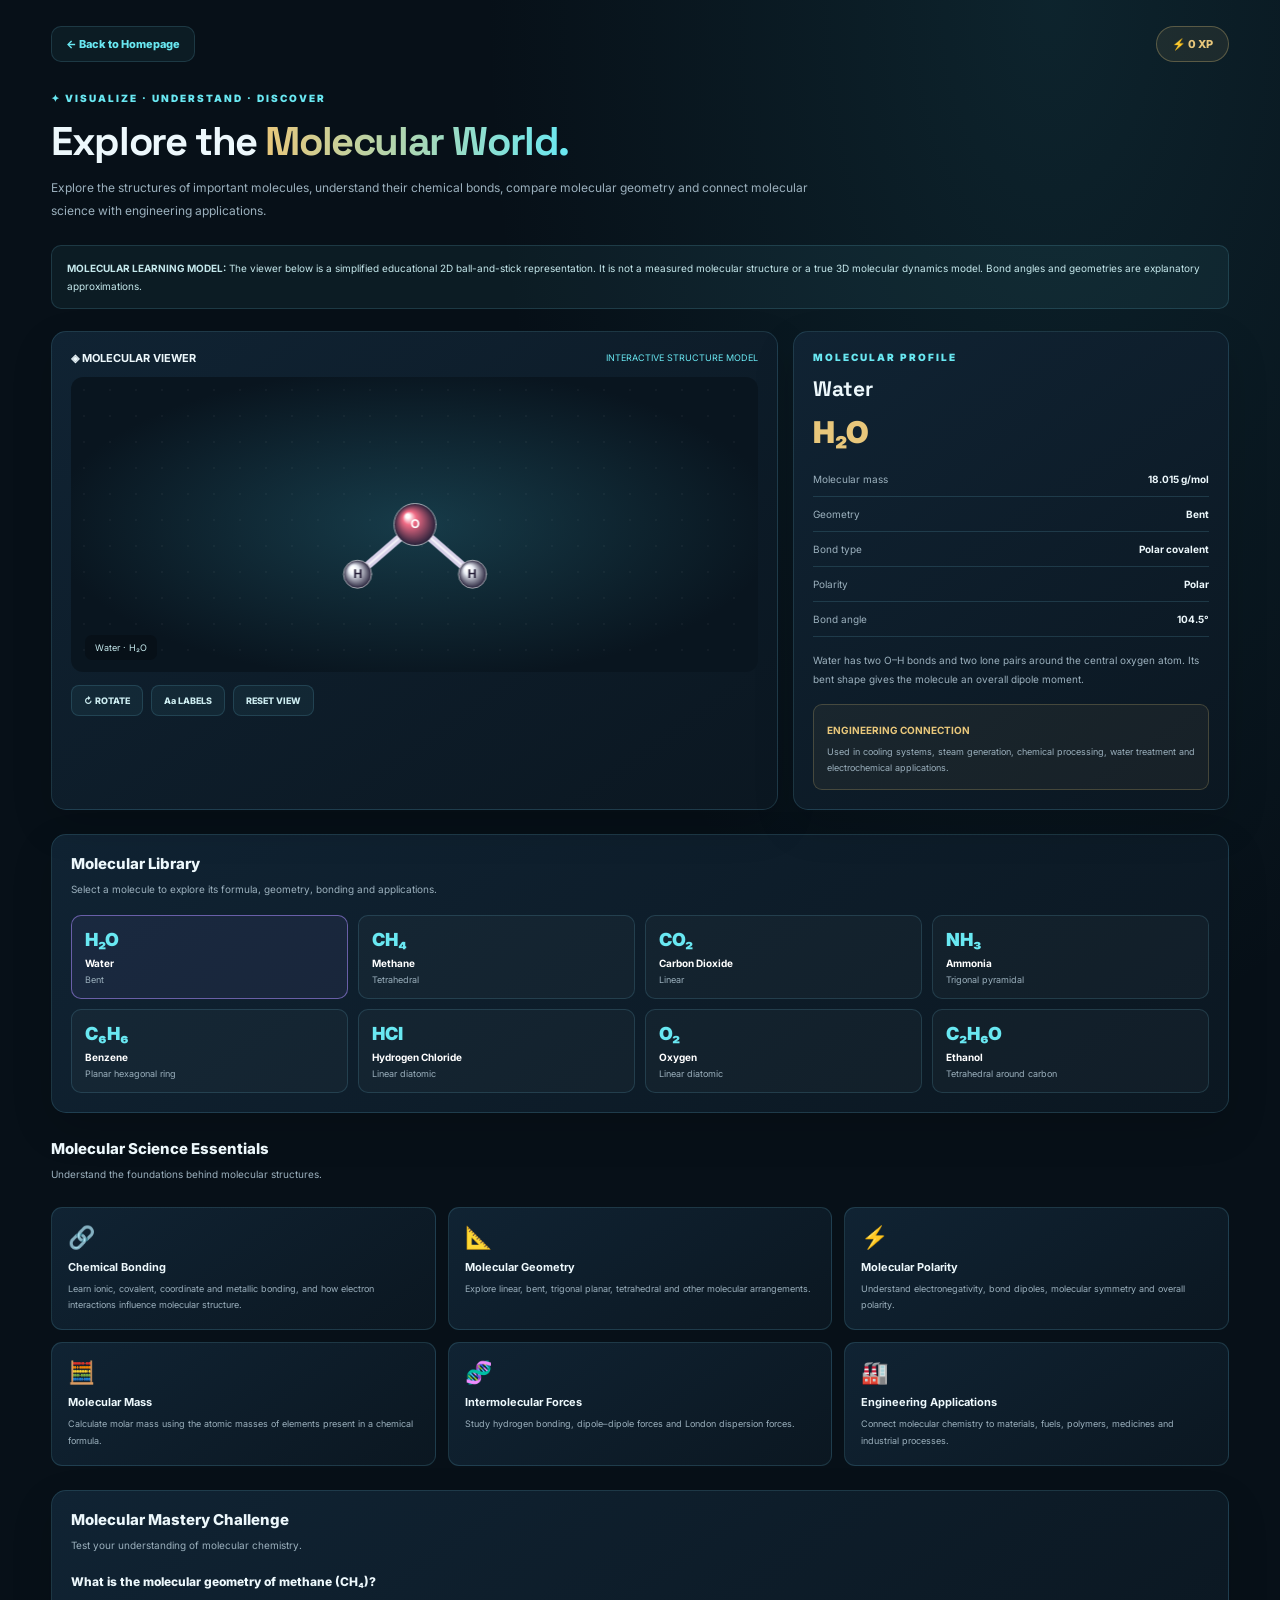
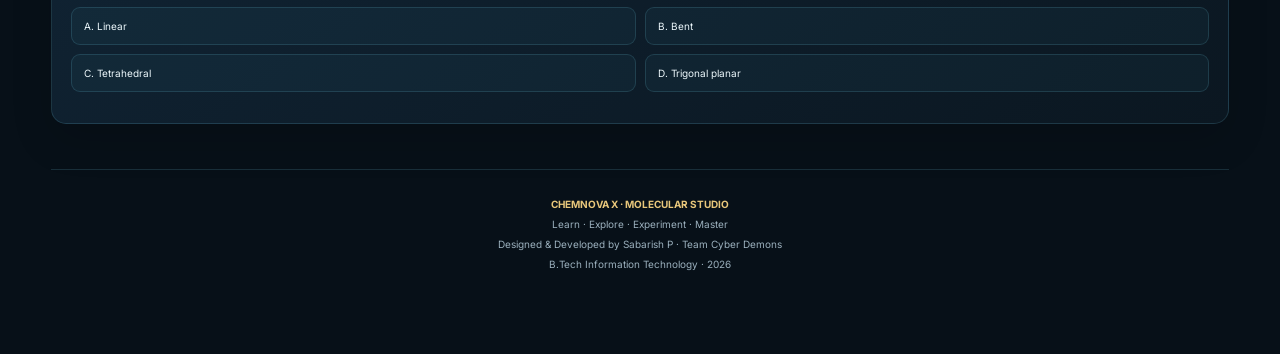
<file: molecular.html>
<!DOCTYPE html>
<html lang="en">
<head>
<meta charset="UTF-8">
<meta name="viewport" content="width=device-width, initial-scale=1.0">
<meta name="theme-color" content="#071018">
<meta name="description" content="Explore molecular structures, bonding, geometry and engineering applications in ChemNova X Molecular Studio.">
<title>ChemNova X | Molecular Studio</title>
<link href="https://fonts.googleapis.com/css2?family=Inter:wght@400;500;600;700;800;900&family=Space+Grotesk:wght@400;500;600;700&display=swap" rel="stylesheet">
<style>
:root{
 --bg:#0b0915;--panel:#171329;--panel2:#211a38;
 --purple:#a78bfa;--cyan:#55e7ed;--pink:#ed91ee;
 --green:#69e6b0;--text:#f6f2ff;--muted:#aaa2bd;
 --border:rgba(193,169,255,.14)
}
*{box-sizing:border-box;margin:0;padding:0}
body{background:radial-gradient(ellipse at 80% 0%,#291747 0%,transparent 35%),var(--bg);color:var(--text);font-family:Inter,sans-serif;min-height:100vh}
button,input{font:inherit}
button{cursor:pointer}
.layout{display:flex;min-height:100vh}
.sidebar{width:245px;position:fixed;inset:0 auto 0 0;height:100vh;background:#0e0b1b;border-right:1px solid var(--border);padding:25px 17px;display:flex;flex-direction:column;z-index:10}
.brand{display:flex;align-items:center;gap:11px;margin-bottom:38px}
.logo{width:43px;height:43px;border-radius:13px;display:grid;place-items:center;background:linear-gradient(135deg,#aa8aff,#6643d9);font-size:23px}
.brand strong{font-family:"Space Grotesk";font-size:19px}
.brand strong span{color:var(--cyan)}
.brand small{display:block;font-size:9px;color:var(--muted);letter-spacing:2px;margin-top:3px}
.side-label{color:#776d91;font-size:9px;letter-spacing:2px;font-weight:800;margin:20px 10px 10px}
.nav{display:flex;gap:12px;align-items:center;text-decoration:none;color:#aaa2bd;padding:12px;border-radius:10px;font-size:12px;font-weight:600;margin:2px 0}
.nav:hover,.nav.active{background:#a78bfa17;color:#d9c8ff;border:1px solid #a78bfa25}
.side-bottom{margin-top:auto}
.back{display:block;text-decoration:none;color:var(--cyan);padding:13px;border:1px solid var(--border);border-radius:10px;text-align:center;font-size:11px}
main{margin-left:245px;width:calc(100% - 245px);max-width:1650px;padding:27px 35px 50px}
.topbar{display:flex;align-items:center;justify-content:space-between;gap:15px;margin-bottom:30px}
.breadcrumb{font-size:11px;color:var(--muted)}
.breadcrumb strong{color:white}
.xp-pill{padding:10px 15px;border-radius:30px;border:1px solid #a78bfa45;background:#a78bfa12;color:#d6c3ff;font-size:11px;font-weight:800}
.menu{display:none;background:var(--panel);border:1px solid var(--border);color:white;padding:9px 12px;border-radius:9px}
.eyebrow{color:var(--cyan);font-size:10px;font-weight:900;letter-spacing:2px;margin-bottom:12px}
h1{font-family:"Space Grotesk";font-size:clamp(28px,4vw,40px);letter-spacing:-1.4px}
h1 span{background:linear-gradient(90deg,#c4aaff,#55e7ed);color:transparent;background-clip:text}
.intro{color:var(--muted);font-size:12px;line-height:1.9;margin-top:10px;max-width:760px}
.notice{margin:22px 0;padding:13px 15px;border-radius:10px;background:#55e7ed09;border:1px solid #55e7ed30;color:#b9e9e9;font-size:10px;line-height:1.8}
.section-heading{font-size:15px;font-weight:800;margin-bottom:7px}
.section-desc{font-size:10px;color:var(--muted);line-height:1.8;margin-bottom:17px}
.studio{display:grid;grid-template-columns:minmax(0,1.25fr) minmax(260px,.75fr);gap:15px}
.viewer,.details,.library,.quiz{background:linear-gradient(145deg,#1b1630,#121020);border:1px solid var(--border);border-radius:15px;padding:19px}
.viewer{min-height:410px}
.viewer-head{display:flex;align-items:center;justify-content:space-between;gap:12px;flex-wrap:wrap}
.viewer-head strong{font-size:11px}
.viewer-head span{font-size:9px;color:var(--cyan)}
.scene{height:295px;margin-top:12px;display:grid;place-items:center;position:relative;overflow:hidden;border-radius:12px;background:radial-gradient(ellipse,#292044,#100d1e 75%)}
.scene:after{content:"";position:absolute;inset:0;pointer-events:none;background-image:radial-gradient(#ffffff24 1px,transparent 1px);background-size:26px 26px;opacity:.25}
#molCanvas{width:100%;height:100%;position:absolute;inset:0;z-index:1}
.scene-caption{position:absolute;bottom:12px;left:14px;z-index:2;font-size:9px;color:#c6b8e3;background:#0b0915bb;padding:7px 10px;border-radius:7px}
.viewer-tools{display:flex;gap:8px;flex-wrap:wrap;margin-top:13px}
.tool-btn,.action-btn{border:1px solid var(--border);background:#ffffff08;color:#d9c9ff;border-radius:8px;padding:9px 12px;font-size:9px;font-weight:800}
.tool-btn:hover,.action-btn:hover{border-color:#a78bfa80}
.details h2{font-family:"Space Grotesk";font-size:21px}
.formula{font-size:30px;font-weight:900;color:var(--cyan);margin:12px 0}
.detail-line{display:flex;justify-content:space-between;gap:10px;padding:11px 0;border-bottom:1px solid var(--border);font-size:10px}
.detail-line span:first-child{color:var(--muted)}
.detail-line strong{text-align:right}
.description{font-size:10px;color:var(--muted);line-height:1.9;margin-top:14px}
.application{margin-top:15px;padding:13px;background:#55e7ed09;border:1px solid #55e7ed24;border-radius:9px}
.application strong{font-size:10px;color:var(--cyan)}
.application p{font-size:9px;color:var(--muted);line-height:1.8;margin-top:6px}
.library{margin-top:24px}
.molecule-grid{display:grid;grid-template-columns:repeat(4,1fr);gap:10px}
.molecule{
 background:#ffffff07;border:1px solid var(--border);border-radius:10px;
 padding:13px;text-align:left;color:white;transition:.2s
}
.molecule:hover,.molecule.active{border-color:#a78bfa90;background:#a78bfa12}
.molecule .formula-small{font-size:18px;color:var(--cyan);font-weight:900;margin-bottom:7px}
.molecule strong{font-size:10px;display:block}
.molecule small{display:block;font-size:9px;color:var(--muted);margin-top:5px}
.learning-grid{display:grid;grid-template-columns:repeat(3,1fr);gap:12px;margin-top:24px}
.learning-card{padding:16px;background:#ffffff07;border:1px solid var(--border);border-radius:11px}
.learning-card .icon{font-size:22px;margin-bottom:10px}
.learning-card strong{font-size:11px;display:block}
.learning-card p{font-size:9px;line-height:1.8;color:var(--muted);margin-top:7px}
.quiz{margin-top:24px}
.quiz-question{font-size:12px;line-height:1.8;font-weight:800;margin:15px 0}
.quiz-options{display:grid;grid-template-columns:1fr 1fr;gap:9px}
.quiz-option{background:#ffffff08;border:1px solid var(--border);border-radius:9px;padding:12px;text-align:left;color:#ded5ee;font-size:10px}
.quiz-option.correct{border-color:var(--green);background:#69e6b010}
.quiz-option.wrong{border-color:#ed7777;background:#ed777710}
.feedback{font-size:10px;line-height:1.8;margin-top:12px}
footer{margin-top:45px;text-align:center;border-top:1px solid var(--border);padding:24px 10px;color:#807791;font-size:10px;line-height:2}
footer strong{color:#c5b0ff}
@media(max-width:1100px){.studio{grid-template-columns:1fr}.molecule-grid{grid-template-columns:repeat(3,1fr)}}
@media(max-width:760px){
 .sidebar{transform:translateX(-100%);transition:.3s;box-shadow:15px 0 50px #0009}
 .sidebar.open{transform:translateX(0)}
 main{margin-left:0;width:100%;padding:20px 15px}
 .menu{display:block}.topbar{justify-content:flex-start}.xp-pill{margin-left:auto}
 .molecule-grid{grid-template-columns:repeat(2,1fr)}
 .learning-grid{grid-template-columns:1fr}
 .quiz-options{grid-template-columns:1fr}
}

/* CHEMNOVA X — SHARED PREMIUM CHEMICAL DESIGN SYSTEM */
:root{
 --bg:#071018;--panel:#0d1b27;--panel2:#122536;
 --cyan:#69e8f2;--gold:#e8c77b;--text:#edf8fc;--muted:#9bb0bd;
 --border:rgba(111,202,224,.17);--green:#78e0b3;
}
body{background:radial-gradient(ellipse at 82% 0%,rgba(35,105,119,.22),transparent 38%),var(--bg);color:var(--text);}
main{margin-left:0!important;width:100%!important;max-width:1440px!important;margin-right:auto!important;margin-inline:auto!important;padding:26px clamp(16px,4vw,54px) 56px!important;}
.topbar{display:flex;align-items:center;justify-content:space-between;gap:14px;margin-bottom:30px;}
.back-home{display:inline-flex;align-items:center;gap:8px;text-decoration:none;color:var(--cyan);border:1px solid var(--border);background:rgba(105,232,242,.055);padding:10px 14px;border-radius:10px;font-size:11px;font-weight:800;transition:.2s;}
.back-home:hover{border-color:rgba(105,232,242,.5);background:rgba(105,232,242,.11);transform:translateY(-1px)}
.xp-pill{border:1px solid rgba(232,199,123,.3)!important;background:rgba(232,199,123,.08)!important;color:var(--gold)!important;}
.eyebrow{color:var(--cyan)!important;}
h1 span{background:linear-gradient(90deg,var(--gold),var(--cyan))!important;background-clip:text!important;color:transparent!important;}
.notice{background:rgba(105,232,242,.055)!important;border-color:var(--border)!important;color:#c5e8ec!important;}
.viewer,.details,.library,.quiz{background:linear-gradient(145deg,#102333,#0b1721)!important;border-color:var(--border)!important;box-shadow:0 16px 42px rgba(0,0,0,.14)}
.scene{background:radial-gradient(ellipse,rgba(32,91,105,.48),#09151f 75%)!important;}
.scene-caption{background:#071018dd!important;color:#c5e8ec!important;}
.tool-btn,.action-btn{background:rgba(105,232,242,.055)!important;border-color:var(--border)!important;color:#ccecf0!important;}
.tool-btn:hover,.action-btn:hover{border-color:rgba(105,232,242,.55)!important;color:var(--cyan)!important;}
.formula{color:var(--gold)!important;}
.detail-line{border-color:var(--border)!important;}
.application{background:rgba(232,199,123,.055)!important;border-color:rgba(232,199,123,.22)!important;}
.application strong{color:var(--gold)!important;}
.molecule-card,.learning-card,.quiz{background:linear-gradient(145deg,#102333,#0b1721)!important;border-color:var(--border)!important;}
.molecule-card.active,.molecule-card.selected{border-color:var(--cyan)!important;background:rgba(105,232,242,.09)!important;}
.quiz-option{background:rgba(105,232,242,.045)!important;border-color:var(--border)!important;color:var(--text)!important;}
.quiz-option:hover{border-color:rgba(105,232,242,.55)!important;}
.quiz-option.correct{border-color:#78e0b3!important;background:rgba(120,224,179,.12)!important;}
.quiz-option.wrong{border-color:#ed91a0!important;background:rgba(237,145,160,.1)!important;}
footer{border-color:var(--border)!important;color:var(--muted)!important;}
footer strong{color:var(--gold)!important;}
@media(max-width:760px){main{padding:18px 15px 42px!important}.topbar{margin-bottom:24px}.studio{grid-template-columns:1fr!important}.viewer{min-height:0}.scene{height:270px}}

</style>
</head>
<body>
<div class="layout">
<main>
 <header class="topbar">
  <a class="back-home" href="index.html">← Back to Homepage</a>
  <div class="xp-pill">⚡ <span id="xpDisplay">0</span> XP</div>
 </header>

 <div class="eyebrow">✦ VISUALIZE · UNDERSTAND · DISCOVER</div>
 <h1>Explore the <span>Molecular World.</span></h1>
 <p class="intro">Explore the structures of important molecules, understand their chemical bonds, compare molecular geometry and connect molecular science with engineering applications.</p>

 <div class="notice"><strong>MOLECULAR LEARNING MODEL:</strong> The viewer below is a simplified educational 2D ball-and-stick representation. It is not a measured molecular structure or a true 3D molecular dynamics model. Bond angles and geometries are explanatory approximations.</div>

 <section class="studio">
  <div class="viewer">
   <div class="viewer-head"><strong>◈ MOLECULAR VIEWER</strong><span>INTERACTIVE STRUCTURE MODEL</span></div>
   <div class="scene">
    <canvas id="molCanvas" aria-label="Molecular structure diagram"></canvas>
    <div class="scene-caption" id="sceneCaption">Water · H₂O</div>
   </div>
   <div class="viewer-tools">
    <button class="tool-btn" onclick="rotateModel()">↻ ROTATE</button>
    <button class="tool-btn" onclick="toggleLabels()">Aa LABELS</button>
    <button class="tool-btn" onclick="resetView()">RESET VIEW</button>
   </div>
  </div>

  <div class="details">
   <div class="eyebrow">MOLECULAR PROFILE</div>
   <h2 id="moleculeName">Water</h2>
   <div class="formula" id="moleculeFormula">H₂O</div>
   <div class="detail-line"><span>Molecular mass</span><strong id="mass">18.015 g/mol</strong></div>
   <div class="detail-line"><span>Geometry</span><strong id="geometry">Bent</strong></div>
   <div class="detail-line"><span>Bond type</span><strong id="bondType">Polar covalent</strong></div>
   <div class="detail-line"><span>Polarity</span><strong id="polarity">Polar</strong></div>
   <div class="detail-line"><span>Bond angle</span><strong id="angle">104.5°</strong></div>
   <p class="description" id="description">Water is a polar molecule with a bent molecular geometry. Its polarity contributes to its excellent solvent properties.</p>
   <div class="application"><strong>ENGINEERING CONNECTION</strong><p id="application">Water is essential in cooling systems, steam generation, water treatment and many industrial processes.</p></div>
  </div>
 </section>

 <section class="library">
  <div class="section-heading">Molecular Library</div>
  <p class="section-desc">Select a molecule to explore its formula, geometry, bonding and applications.</p>
  <div class="molecule-grid" id="moleculeGrid"></div>
 </section>

 <section>
  <div class="section-heading" style="margin-top:26px">Molecular Science Essentials</div>
  <p class="section-desc">Understand the foundations behind molecular structures.</p>
  <div class="learning-grid">
   <div class="learning-card"><div class="icon">🔗</div><strong>Chemical Bonding</strong><p>Learn ionic, covalent, coordinate and metallic bonding, and how electron interactions influence molecular structure.</p></div>
   <div class="learning-card"><div class="icon">📐</div><strong>Molecular Geometry</strong><p>Explore linear, bent, trigonal planar, tetrahedral and other molecular arrangements.</p></div>
   <div class="learning-card"><div class="icon">⚡</div><strong>Molecular Polarity</strong><p>Understand electronegativity, bond dipoles, molecular symmetry and overall polarity.</p></div>
   <div class="learning-card"><div class="icon">🧮</div><strong>Molecular Mass</strong><p>Calculate molar mass using the atomic masses of elements present in a chemical formula.</p></div>
   <div class="learning-card"><div class="icon">🧬</div><strong>Intermolecular Forces</strong><p>Study hydrogen bonding, dipole–dipole forces and London dispersion forces.</p></div>
   <div class="learning-card"><div class="icon">🏭</div><strong>Engineering Applications</strong><p>Connect molecular chemistry to materials, fuels, polymers, medicines and industrial processes.</p></div>
  </div>
 </section>

 <section class="quiz">
  <div class="section-heading">Molecular Mastery Challenge</div>
  <p class="section-desc">Test your understanding of molecular chemistry.</p>
  <div class="quiz-question" id="question"></div>
  <div class="quiz-options" id="options"></div>
  <div class="feedback" id="feedback"></div>
 </section>

 <footer>
  <strong>CHEMNOVA X · MOLECULAR STUDIO</strong><br>
  Learn · Explore · Experiment · Master<br>
  Designed & Developed by Sabarish P · Team Cyber Demons<br>
  B.Tech Information Technology · 2026
 </footer>
</main>
</div>

<script>
const molecules=[
 {id:"water",name:"Water",formula:"H₂O",mass:"18.015 g/mol",geometry:"Bent",bond:"Polar covalent",polarity:"Polar",angle:"104.5°",description:"Water has two O–H bonds and two lone pairs around the central oxygen atom. Its bent shape gives the molecule an overall dipole moment.",application:"Used in cooling systems, steam generation, chemical processing, water treatment and electrochemical applications.",atoms:[{e:"O",x:0,y:0},{e:"H",x:-75,y:65},{e:"H",x:75,y:65}],bonds:[[0,1],[0,2]]},
 {id:"methane",name:"Methane",formula:"CH₄",mass:"16.043 g/mol",geometry:"Tetrahedral",bond:"Covalent",polarity:"Non-polar",angle:"109.5°",description:"Methane contains a central carbon atom bonded to four hydrogen atoms. Its tetrahedral arrangement gives it a symmetrical structure.",application:"A major component of natural gas, used as an industrial fuel and as a feedstock for hydrogen production.",atoms:[{e:"C",x:0,y:0},{e:"H",x:-70,y:-55},{e:"H",x:70,y:-55},{e:"H",x:-70,y:65},{e:"H",x:70,y:65}],bonds:[[0,1],[0,2],[0,3],[0,4]]},
 {id:"carbon",name:"Carbon Dioxide",formula:"CO₂",mass:"44.010 g/mol",geometry:"Linear",bond:"Double covalent",polarity:"Non-polar overall",angle:"180°",description:"Carbon dioxide is linear. Each C=O bond is polar, but the equal and opposite bond dipoles cancel because of the symmetrical arrangement.",application:"Important in carbon capture, industrial gas systems, fire suppression and chemical manufacturing.",atoms:[{e:"O",x:-95,y:0},{e:"C",x:0,y:0},{e:"O",x:95,y:0}],bonds:[[0,1],[1,2]]},
 {id:"ammonia",name:"Ammonia",formula:"NH₃",mass:"17.031 g/mol",geometry:"Trigonal pyramidal",bond:"Polar covalent",polarity:"Polar",angle:"107°",description:"Ammonia has three N–H bonds and one lone pair on nitrogen. Its trigonal pyramidal shape produces a net dipole moment.",application:"Used in fertilizer production, refrigeration systems and several chemical manufacturing processes.",atoms:[{e:"N",x:0,y:0},{e:"H",x:-75,y:65},{e:"H",x:75,y:65},{e:"H",x:0,y:-85}],bonds:[[0,1],[0,2],[0,3]]},
 {id:"benzene",name:"Benzene",formula:"C₆H₆",mass:"78.114 g/mol",geometry:"Planar hexagonal ring",bond:"Delocalized covalent",polarity:"Non-polar",angle:"120°",description:"Benzene is a planar aromatic ring with six carbon atoms and a delocalized pi-electron system. Its structure is often represented using a hexagon.",application:"An important industrial chemical feedstock used to produce polymers, resins and other chemical intermediates. Benzene is toxic and carcinogenic.",atoms:[{e:"C",x:0,y:-85},{e:"C",x:74,y:-43},{e:"C",x:74,y:43},{e:"C",x:0,y:85},{e:"C",x:-74,y:43},{e:"C",x:-74,y:-43},{e:"H",x:0,y:-145},{e:"H",x:126,y:-73},{e:"H",x:126,y:73},{e:"H",x:0,y:145},{e:"H",x:-126,y:73},{e:"H",x:-126,y:-73}],bonds:[[0,1],[1,2],[2,3],[3,4],[4,5],[5,0],[0,6],[1,7],[2,8],[3,9],[4,10],[5,11]]},
 {id:"hcl",name:"Hydrogen Chloride",formula:"HCl",mass:"36.458 g/mol",geometry:"Linear diatomic",bond:"Polar covalent",polarity:"Polar",angle:"Not applicable",description:"Hydrogen chloride is a diatomic molecule containing one hydrogen and one chlorine atom. The H–Cl bond is polar due to electronegativity difference.",application:"Hydrogen chloride dissolves in water to form hydrochloric acid, widely used in chemical processing and metal treatment.",atoms:[{e:"H",x:-65,y:0},{e:"Cl",x:65,y:0}],bonds:[[0,1]]},
 {id:"oxygen",name:"Oxygen",formula:"O₂",mass:"31.998 g/mol",geometry:"Linear diatomic",bond:"Double covalent",polarity:"Non-polar",angle:"Not applicable",description:"Oxygen consists of two identical oxygen atoms joined by a double bond. It is a non-polar diatomic molecule.",application:"Essential for respiration and widely used in metallurgy, combustion processes and medical oxygen supply.",atoms:[{e:"O",x:-65,y:0},{e:"O",x:65,y:0}],bonds:[[0,1]]},
 {id:"ethanol",name:"Ethanol",formula:"C₂H₆O",mass:"46.069 g/mol",geometry:"Tetrahedral around carbon",bond:"Covalent",polarity:"Polar",angle:"Varies by atom",description:"Ethanol contains a hydroxyl group attached to a two-carbon chain. Its polar O–H group contributes to hydrogen bonding and water miscibility.",application:"Used as a solvent, fuel component, disinfectant and chemical feedstock. Its handling is subject to fire-safety requirements.",atoms:[{e:"C",x:-55,y:0},{e:"C",x:25,y:0},{e:"O",x:95,y:0},{e:"H",x:145,y:-35}],bonds:[[0,1],[1,2],[2,3]]}
];

let current=molecules[0];
let rotation=0;
let labels=true;
let xp=Number(localStorage.getItem("novaXP")||0);
let answered=false;
let questionIndex=0;

const questions=[
 {q:"What is the molecular geometry of methane (CH₄)?",o:["Linear","Bent","Tetrahedral","Trigonal planar"],a:2,e:"Methane has four bonding pairs around carbon, giving a tetrahedral geometry."},
 {q:"Why is CO₂ non-polar overall?",o:["It has no polar bonds","Its bond dipoles cancel","It contains ionic bonds","It has a bent shape"],a:1,e:"CO₂ has polar C=O bonds, but the linear symmetrical structure causes the dipoles to cancel."},
 {q:"Which molecule has a bent molecular geometry?",o:["CH₄","CO₂","H₂O","O₂"],a:2,e:"Water has two bonding pairs and two lone pairs around oxygen, resulting in a bent shape."},
 {q:"Which type of force is especially important between water molecules?",o:["Hydrogen bonding","Metallic bonding","Ionic bonding","Nuclear bonding"],a:0,e:"Hydrogen bonding is an important intermolecular force between water molecules."}
];

const canvas=document.getElementById("molCanvas");
const ctx=canvas.getContext("2d");

function toggleMenu(){document.getElementById("sidebar").classList.toggle("open");}

function resizeCanvas(){
 const r=canvas.getBoundingClientRect();
 const dpr=window.devicePixelRatio||1;
 canvas.width=r.width*dpr;
 canvas.height=r.height*dpr;
 ctx.setTransform(dpr,0,0,dpr,0,0);
 drawMolecule();
}

function drawMolecule(){
 const w=canvas.clientWidth,h=canvas.clientHeight;
 if(!w||!h)return;
 ctx.clearRect(0,0,w,h);
 const atoms=current.atoms;
 const scale=Math.min(w/390,h/320)*.83;
 const cx=w/2,cy=h/2;
 const points=atoms.map(a=>{
  const angle=rotation*Math.PI/180;
  return {
   x:cx+(a.x*Math.cos(angle)-a.y*Math.sin(angle))*scale,
   y:cy+(a.x*Math.sin(angle)+a.y*Math.cos(angle))*scale,
   e:a.e
  };
 });

 // bonds
 ctx.lineCap="round";
 current.bonds.forEach(([a,b])=>{
  const p=points[a],q=points[b];
  ctx.beginPath();ctx.moveTo(p.x,p.y);ctx.lineTo(q.x,q.y);
  ctx.strokeStyle="#d8d1e9";ctx.lineWidth=8;ctx.stroke();
  ctx.beginPath();ctx.moveTo(p.x,p.y);ctx.lineTo(q.x,q.y);
  ctx.strokeStyle="#ffffffaa";ctx.lineWidth=2;ctx.stroke();
 });

 const colors={H:"#e9edf5",C:"#737b91",O:"#f16c86",N:"#638fff",Cl:"#56d9a1"};
 points.forEach(p=>{
  const radius=p.e==="H"?14:21;
  const grad=ctx.createRadialGradient(p.x-radius*.35,p.y-radius*.4,2,p.x,p.y,radius);
  grad.addColorStop(0,"#ffffff");
  grad.addColorStop(.25,colors[p.e]||"#a78bfa");
  grad.addColorStop(1,"#242039");
  ctx.beginPath();ctx.arc(p.x,p.y,radius,0,Math.PI*2);
  ctx.fillStyle=grad;ctx.fill();
  ctx.strokeStyle="#ffffff99";ctx.lineWidth=1;ctx.stroke();
  if(labels){
   ctx.fillStyle=p.e==="H"?"#272039":"#ffffff";
   ctx.font="bold 12px Inter";
   ctx.textAlign="center";ctx.textBaseline="middle";
   ctx.fillText(p.e,p.x,p.y);
  }
 });
}

function renderLibrary(){
 const grid=document.getElementById("moleculeGrid");
 grid.innerHTML="";
 molecules.forEach(m=>{
  const b=document.createElement("button");
  b.className="molecule"+(m.id===current.id?" active":"");
  b.innerHTML=`<div class="formula-small">${m.formula}</div><strong>${m.name}</strong><small>${m.geometry}</small>`;
  b.onclick=()=>selectMolecule(m.id);
  grid.appendChild(b);
 });
}

function selectMolecule(id){
 current=molecules.find(m=>m.id===id);
 rotation=0;
 document.getElementById("moleculeName").textContent=current.name;
 document.getElementById("moleculeFormula").textContent=current.formula;
 document.getElementById("mass").textContent=current.mass;
 document.getElementById("geometry").textContent=current.geometry;
 document.getElementById("bondType").textContent=current.bond;
 document.getElementById("polarity").textContent=current.polarity;
 document.getElementById("angle").textContent=current.angle;
 document.getElementById("description").textContent=current.description;
 document.getElementById("application").textContent=current.application;
 document.getElementById("sceneCaption").textContent=current.name+" · "+current.formula;
 renderLibrary();
 drawMolecule();
}

function rotateModel(){rotation=(rotation+20)%360;drawMolecule();}
function toggleLabels(){labels=!labels;drawMolecule();}
function resetView(){rotation=0;labels=true;drawMolecule();}

function renderQuestion(){
 answered=false;
 const q=questions[questionIndex];
 document.getElementById("question").textContent=q.q;
 const options=document.getElementById("options");
 options.innerHTML="";
 document.getElementById("feedback").textContent="";
 q.o.forEach((o,i)=>{
  const b=document.createElement("button");
  b.className="quiz-option";
  b.textContent=String.fromCharCode(65+i)+". "+o;
  b.onclick=()=>answerQuestion(i);
  options.appendChild(b);
 });
}

function answerQuestion(i){
 if(answered)return;
 answered=true;
 const q=questions[questionIndex];
 const buttons=document.querySelectorAll(".quiz-option");
 buttons.forEach((b,index)=>{
  b.disabled=true;
  if(index===q.a)b.classList.add("correct");
  else if(index===i)b.classList.add("wrong");
 });
 const f=document.getElementById("feedback");
 if(i===q.a){
  xp+=10;
  localStorage.setItem("novaXP",xp);
  document.getElementById("xpDisplay").textContent=xp;
  f.style.color="var(--green)";
  f.textContent="Correct! +10 XP. "+q.e;
 }else{
  f.style.color="#edb2ef";
  f.textContent="Not quite. "+q.e;
 }
 const next=document.createElement("button");
 next.className="action-btn";
 next.textContent="NEXT QUESTION →";
 next.style.marginTop="10px";
 next.onclick=()=>{questionIndex=(questionIndex+1)%questions.length;renderQuestion();};
 f.appendChild(document.createElement("br"));
 f.appendChild(next);
}

document.getElementById("xpDisplay").textContent=xp;
window.addEventListener("resize",resizeCanvas);
selectMolecule("water");
renderQuestion();
setTimeout(resizeCanvas,50);
</script>
</body>
</html>
</file>
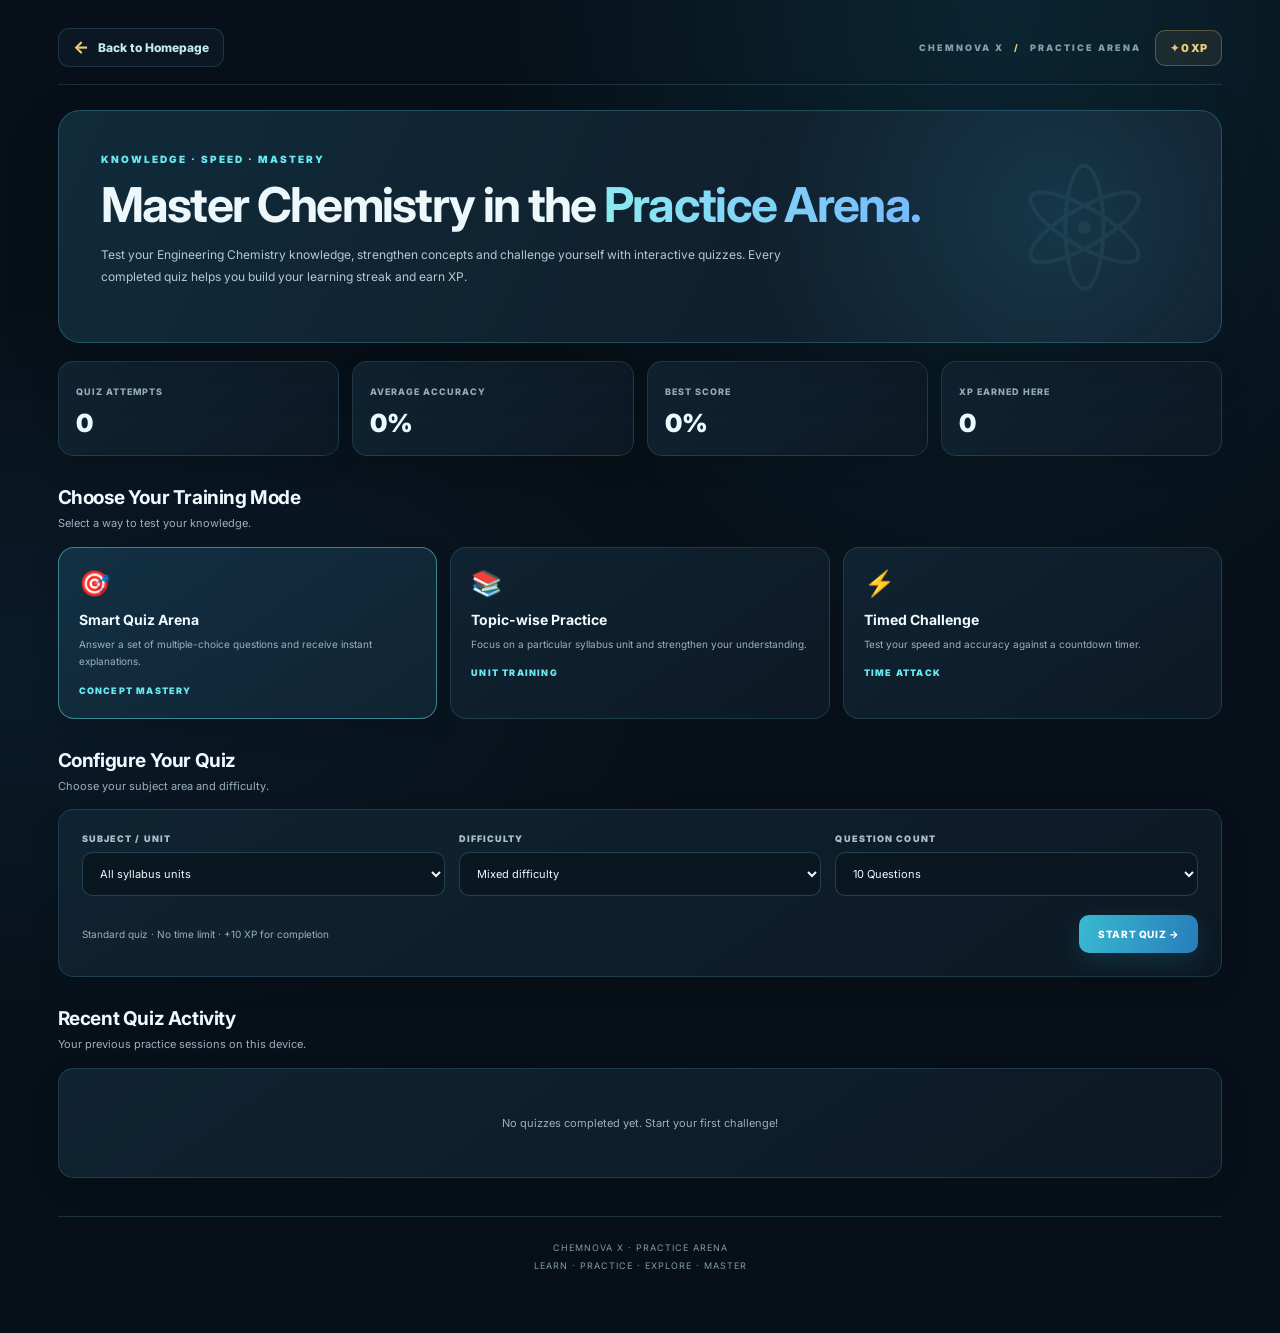
<file: practice.html>
<!DOCTYPE html>
<html lang="en">
<head>
<meta charset="UTF-8">
<meta name="viewport" content="width=device-width, initial-scale=1.0">
<meta name="theme-color" content="#071018">
<meta name="description" content="Practice Engineering Chemistry with interactive quizzes, topic training and timed challenges in ChemNova X.">
<title>ChemNova X | Practice Arena</title>
<style>
@import url('https://fonts.googleapis.com/css2?family=Inter:wght@400;500;600;700;800;900&display=swap');
:root{
 --bg:#080b18;--panel:#11162a;--panel2:#19213a;--line:#2a3553;
 --purple:#925cff;--blue:#4d8dff;--cyan:#40d9ed;
 --text:#f4f5ff;--muted:#9ba5c2;--green:#50dfaa;--red:#ff6e86;--yellow:#ffd36a;
}
*{box-sizing:border-box}
body{margin:0;background:radial-gradient(ellipse at top right,#172047 0%,transparent 40%),var(--bg);color:var(--text);font-family:Inter,Arial,sans-serif}
.layout{display:flex;min-height:100vh}
.sidebar{width:245px;position:fixed;inset:0 auto 0 0;background:#0c1020;border-right:1px solid var(--line);padding:25px 17px;z-index:10;display:flex;flex-direction:column}
.brand{font-size:23px;font-weight:900;letter-spacing:-1px;margin:4px 8px 5px}
.brand span{color:var(--cyan)}
.brand-sub{font-size:10px;color:var(--muted);letter-spacing:2px;margin:0 8px 30px}
.nav-label{font-size:10px;color:#66718f;letter-spacing:1.7px;font-weight:800;margin:17px 10px 9px}
.nav a{display:flex;align-items:center;gap:11px;padding:12px 13px;color:#aab4d0;text-decoration:none;border-radius:10px;font-size:13px;margin:3px 0}
.nav a:hover,.nav a.active{background:#202747;color:white}
.nav a.active{border:1px solid #59469a}
.nav-icon{width:20px;text-align:center}
.sidebar-bottom{margin-top:auto;background:#141b31;border:1px solid var(--line);padding:14px;border-radius:13px}
.sidebar-bottom small{color:var(--muted)}
.xp-number{font-size:22px;font-weight:900;color:var(--yellow);margin-top:5px}
.main{margin-left:245px;width:calc(100% - 245px);padding:30px 4.5% 60px;max-width:1600px}
.topbar{display:flex;justify-content:space-between;align-items:center;margin-bottom:25px;gap:12px}
.breadcrumb{font-size:12px;color:var(--muted)}
.breadcrumb strong{color:var(--cyan)}
.top-xp{border:1px solid #66512c;background:#211c18;padding:9px 14px;border-radius:10px;color:var(--yellow);font-size:12px;font-weight:800}
.hero{padding:30px;border-radius:19px;border:1px solid #34345c;background:linear-gradient(115deg,#251c45,#172b4c 65%,#17313e);position:relative;overflow:hidden}
.eyebrow{font-size:10px;color:var(--cyan);font-weight:900;letter-spacing:2px}
h1{font-size:clamp(28px,4vw,43px);margin:12px 0 9px;letter-spacing:-1.5px}
.hero p{color:#bdc9e2;line-height:1.8;font-size:12px;max-width:680px}
.stats{display:grid;grid-template-columns:repeat(4,1fr);gap:12px;margin:17px 0}
.stat{background:var(--panel);border:1px solid var(--line);border-radius:13px;padding:15px}
.stat small{color:var(--muted);font-size:10px}
.stat strong{display:block;font-size:23px;margin-top:8px}
.section-head{margin:30px 0 14px}
.section-head h2{font-size:19px;margin:0}
.section-head p{font-size:11px;color:var(--muted);margin:6px 0}
.modes{display:grid;grid-template-columns:repeat(3,1fr);gap:13px}
.mode{background:var(--panel);border:1px solid var(--line);border-radius:15px;padding:19px;cursor:pointer;transition:.2s}
.mode:hover,.mode.selected{border-color:var(--purple);transform:translateY(-2px);background:#171b35}
.mode .symbol{font-size:25px;margin-bottom:12px}
.mode h3{font-size:14px;margin:0 0 7px}
.mode p{font-size:10px;color:var(--muted);line-height:1.7;margin:0}
.mode .mode-label{display:inline-block;font-size:9px;color:var(--cyan);margin-top:13px;font-weight:800;letter-spacing:1px}
.panel{background:var(--panel);border:1px solid var(--line);border-radius:15px;padding:20px}
.controls{display:grid;grid-template-columns:repeat(3,1fr);gap:12px}
label{font-size:10px;color:var(--muted);display:block;margin-bottom:8px}
select{width:100%;background:#0c1225;color:white;border:1px solid #364361;border-radius:9px;padding:12px;font-family:inherit;font-size:11px;outline:none}
button{border:0;cursor:pointer;font-family:inherit;font-weight:800}
.primary{background:linear-gradient(110deg,var(--purple),var(--blue));color:white;padding:13px 19px;border-radius:10px;font-size:11px}
.secondary{background:#202b49;color:#d9e4ff;padding:11px 15px;border:1px solid #394a70;border-radius:9px;font-size:10px}
.primary:hover,.secondary:hover{filter:brightness(1.12)}
.start-row{display:flex;justify-content:space-between;align-items:center;gap:12px;margin-top:17px}
.hint{font-size:10px;color:var(--muted);line-height:1.6}
.quiz{display:none}
.quiz-top{display:flex;justify-content:space-between;align-items:center;gap:10px;margin-bottom:16px}
.quiz-tag{font-size:10px;color:var(--cyan);font-weight:800}
.timer{background:#291e2a;border:1px solid #71414f;color:#ff9baa;border-radius:9px;padding:9px 13px;font-size:12px;font-weight:900}
.progress-track{height:6px;background:#27304b;border-radius:20px;overflow:hidden;margin-bottom:18px}
.progress-fill{height:100%;width:0;background:linear-gradient(90deg,var(--purple),var(--cyan));transition:.25s}
.question-count{font-size:10px;color:var(--muted);margin-bottom:12px}
.question{font-size:19px;font-weight:800;line-height:1.55;margin-bottom:18px}
.options{display:grid;gap:10px}
.option{width:100%;text-align:left;background:#19213a;border:1px solid #34415f;color:#dfe7fb;padding:14px;border-radius:10px;font-size:12px;line-height:1.6;display:flex;gap:11px;align-items:center}
.option:hover:not(:disabled){border-color:var(--cyan);background:#202c49}
.option .letter{width:25px;height:25px;flex:0 0 25px;border-radius:7px;background:#303b5b;display:grid;place-items:center;font-size:10px;font-weight:900}
.option.correct{border-color:var(--green);background:#13372f;color:#b6ffe2}
.option.wrong{border-color:var(--red);background:#3a202c;color:#ffc5ce}
.option:disabled{cursor:default}
.feedback{display:none;margin-top:15px;padding:15px;border-radius:11px;background:#18263a;border:1px solid #38536e}
.feedback strong{font-size:12px}
.feedback p{font-size:11px;line-height:1.7;color:#bdc9e2;margin:8px 0 0}
.quiz-bottom{display:flex;justify-content:space-between;align-items:center;margin-top:18px;gap:10px}
.result{text-align:center;display:none}
.result-icon{font-size:48px;margin:10px}
.result h2{font-size:25px;margin:8px}
.result-score{font-size:48px;font-weight:900;color:var(--cyan);margin:15px}
.result p{color:var(--muted);font-size:11px;line-height:1.7}
.result-stats{display:grid;grid-template-columns:repeat(3,1fr);gap:10px;margin:20px 0}
.result-stat{background:#19213a;border:1px solid var(--line);border-radius:10px;padding:14px}
.result-stat strong{display:block;font-size:20px}
.result-stat small{color:var(--muted);font-size:9px}
.result-actions{display:flex;justify-content:center;gap:10px;flex-wrap:wrap}
.history-row{display:flex;justify-content:space-between;align-items:center;padding:13px 0;border-bottom:1px solid var(--line);gap:10px}
.history-row:last-child{border:0}
.history-row strong{font-size:11px}
.history-row small{display:block;color:var(--muted);font-size:9px;margin-top:5px}
.score-pill{background:#203b36;color:#8ff2c6;border-radius:8px;padding:7px 10px;font-size:10px;font-weight:800}
.empty{text-align:center;color:var(--muted);font-size:11px;padding:20px}
footer{text-align:center;color:#66718e;font-size:10px;margin-top:35px;line-height:1.8}
@media(max-width:1000px){.stats{grid-template-columns:repeat(2,1fr)}.modes{grid-template-columns:1fr 1fr}}
@media(max-width:800px){
.sidebar{width:65px;padding:18px 8px}.brand{font-size:0;margin:5px}.brand:first-letter{font-size:22px}.brand-sub,.nav-label,.nav a span:not(.nav-icon),.sidebar-bottom{display:none}
.nav a{justify-content:center;padding:13px 5px}.nav-icon{font-size:17px}
.main{margin-left:65px;width:calc(100% - 65px);padding:20px 3% 45px}
}
@media(max-width:550px){.modes,.controls{grid-template-columns:1fr}.hero{padding:22px}.question{font-size:16px}.start-row{align-items:flex-start;flex-direction:column}.result-stats{grid-template-columns:1fr 1fr 1fr}}

/* =====================================================
   CHEMNOVA X — UNIFIED HOMEPAGE DESIGN SYSTEM
   Practice Arena: single-page layout, no dashboard/sidebar.
   ===================================================== */
:root{
 --bg:#071018;--panel:#0d1b27;--panel2:#122536;
 --purple:#55d7e8;--violet:#287eb5;--cyan:#69e8f2;
 --pink:#80c9ff;--text:#edf8fc;--muted:#9bb0bd;
 --line:rgba(111,202,224,.17);--border:rgba(111,202,224,.17);
 --gold:#e8c77b;--green:#70dfb5;--red:#ff8295;--yellow:#e8c77b;
}
html{scroll-behavior:smooth;scroll-padding-top:22px}
body{
 min-height:100vh;color:var(--text);font-family:Inter,Arial,sans-serif;
 background:radial-gradient(ellipse at 78% 0%,rgba(22,104,132,.24),transparent 36%),radial-gradient(ellipse at 0%,rgba(24,65,103,.22),transparent 40%),#071018;
}
.layout{display:block;min-height:100vh;width:100%}
.main{margin:0;width:100%;max-width:1440px;padding:28px clamp(18px,4.5vw,68px) 58px}
.topbar{display:flex;justify-content:space-between;align-items:center;gap:14px;margin:0 0 25px;padding:0 0 17px;border-bottom:1px solid var(--border);flex-wrap:wrap}
.back-home{display:inline-flex;align-items:center;gap:9px;color:#c5eaf0;text-decoration:none;font-size:12px;font-weight:800;padding:10px 14px;border:1px solid var(--border);border-radius:11px;background:rgba(13,27,39,.78);transition:border-color .2s,background .2s}
.back-home span{font-size:17px;color:var(--gold);line-height:1}
.back-home:hover{border-color:rgba(105,232,242,.48);background:#122536}
.top-context{margin-left:auto;color:#829eac;font-size:9px;font-weight:900;letter-spacing:2px}
.top-context span{color:var(--gold);padding:0 6px}
.top-xp{border:1px solid rgba(232,199,123,.3);background:rgba(232,199,123,.08);padding:10px 14px;border-radius:10px;color:var(--gold);font-size:11px;font-weight:900;white-space:nowrap}
.hero{padding:clamp(24px,4vw,42px);border-radius:22px;border:1px solid rgba(92,207,226,.25);background:radial-gradient(circle at 86% 45%,rgba(50,173,204,.18),transparent 30%),linear-gradient(115deg,#102b3a,#10202e 58%,#101b2a);position:relative;overflow:hidden;box-shadow:0 20px 55px rgba(0,0,0,.16)}
.hero:after{content:"⚛";position:absolute;right:5%;top:50%;transform:translateY(-50%);font-size:clamp(90px,14vw,175px);line-height:1;color:rgba(125,220,232,.075);pointer-events:none}
.eyebrow{font-size:10px;color:var(--cyan);font-weight:900;letter-spacing:2px;position:relative;z-index:1}
h1{font-family:Inter,Arial,sans-serif;font-size:clamp(30px,4.2vw,48px);line-height:1.12;margin:13px 0 10px;letter-spacing:-1.7px;position:relative;z-index:1}
.hero h1 span{background:linear-gradient(90deg,#8beaf0,#76baff);background-clip:text;-webkit-background-clip:text;color:transparent}
.hero p{color:#b4c9d4;line-height:1.85;font-size:12px;max-width:700px;position:relative;z-index:1}
.stats{display:grid;grid-template-columns:repeat(4,minmax(0,1fr));gap:13px;margin:18px 0 27px}
.stat,.panel{background:linear-gradient(145deg,#102332,#0c1924);border:1px solid var(--border);border-radius:15px;box-shadow:0 10px 28px rgba(0,0,0,.1)}
.stat{padding:17px}.stat small{color:var(--muted);font-size:9px;font-weight:800;letter-spacing:1px}.stat strong{display:block;color:#eafaff;font-size:25px;margin-top:9px;font-weight:900}
.section-head{margin:30px 0 14px}.section-head h2{font-size:19px;letter-spacing:-.4px;margin:0;color:#f1fbff}.section-head p{font-size:11px;color:var(--muted);margin:6px 0;line-height:1.6}
.modes{display:grid;grid-template-columns:repeat(3,minmax(0,1fr));gap:13px}
.mode{background:linear-gradient(145deg,#102332,#0c1924);border:1px solid var(--border);border-radius:16px;padding:20px;cursor:pointer;transition:border-color .2s,background .2s,box-shadow .2s;min-width:0}
.mode:hover,.mode.selected{border-color:rgba(105,232,242,.48);background:linear-gradient(145deg,#123044,#102332);box-shadow:0 10px 28px rgba(0,0,0,.14);transform:none}
.mode .symbol{font-size:25px;margin-bottom:13px}.mode h3{font-size:14px;margin:0 0 8px;color:#f1fbff}.mode p{font-size:10px;color:var(--muted);line-height:1.75;margin:0}.mode .mode-label{display:inline-block;font-size:9px;color:var(--cyan);margin-top:14px;font-weight:900;letter-spacing:1.2px}
.panel{padding:clamp(16px,2.4vw,23px)}
.controls{display:grid;grid-template-columns:repeat(3,minmax(0,1fr));gap:14px}
label{font-size:9px;color:#a9c1cc;display:block;margin-bottom:8px;font-weight:900;letter-spacing:1.1px}
select{width:100%;background:#0a1721;color:#edf8fc;border:1px solid rgba(111,202,224,.23);border-radius:10px;padding:13px;font-family:inherit;font-size:11px;outline:none;min-height:44px}
select:focus{border-color:var(--cyan);box-shadow:0 0 0 3px rgba(105,232,242,.08)}
button{border:0;cursor:pointer;font-family:inherit;font-weight:800}
.primary{background:linear-gradient(100deg,#39b9d0,#287dbb);color:#fff;padding:13px 19px;border-radius:10px;font-size:10px;letter-spacing:.6px;box-shadow:0 8px 25px rgba(45,157,190,.18)}
.secondary{background:rgba(65,180,204,.08);color:#b8e9ef;padding:11px 15px;border:1px solid rgba(91,205,224,.24);border-radius:9px;font-size:10px}
.primary:hover,.secondary:hover{filter:brightness(1.1)}
.start-row{display:flex;justify-content:space-between;align-items:center;gap:12px;margin-top:19px}.hint{font-size:10px;color:var(--muted);line-height:1.7}
.quiz-top{display:flex;justify-content:space-between;align-items:center;gap:10px;margin-bottom:16px}.quiz-tag{font-size:10px;color:var(--cyan);font-weight:900;letter-spacing:1.2px}
.timer{background:rgba(232,199,123,.08);border:1px solid rgba(232,199,123,.3);color:var(--gold);border-radius:9px;padding:9px 13px;font-size:12px;font-weight:900}
.progress-track{height:6px;background:rgba(255,255,255,.08);border-radius:20px;overflow:hidden;margin-bottom:18px}.progress-fill{height:100%;width:0;background:linear-gradient(90deg,#287dbb,#69e8f2);transition:width .25s}
.question-count{font-size:9px;color:var(--muted);margin-bottom:12px;font-weight:900;letter-spacing:1.2px}.question{font-size:clamp(17px,2vw,21px);font-weight:800;line-height:1.55;margin-bottom:18px;color:#f1fbff}
.options{display:grid;gap:10px}.option{width:100%;text-align:left;background:#102332;border:1px solid rgba(111,202,224,.19);color:#dceef4;padding:14px;border-radius:11px;font-size:11px;line-height:1.65;display:flex;gap:11px;align-items:center;transition:border-color .15s,background .15s}
.option:hover:not(:disabled){border-color:var(--cyan);background:#153247}.option .letter{width:26px;height:26px;flex:0 0 26px;border-radius:8px;background:rgba(105,232,242,.1);color:#a9f1f3;display:grid;place-items:center;font-size:10px;font-weight:900}
.option.correct{border-color:var(--green);background:rgba(27,105,77,.25);color:#c4ffe5}.option.wrong{border-color:var(--red);background:rgba(112,37,54,.25);color:#ffd0d8}.option:disabled{cursor:default}
.feedback{display:none;margin-top:15px;padding:15px;border-radius:11px;background:rgba(18,48,65,.72);border:1px solid rgba(105,232,242,.2)}.feedback strong{font-size:12px}.feedback p{font-size:11px;line-height:1.75;color:#b9d1db;margin:8px 0 0}
.quiz-bottom{display:flex;justify-content:space-between;align-items:center;margin-top:18px;gap:10px}
.result{text-align:center;display:none}.result-icon{font-size:48px;margin:10px}.result h2{font-size:25px;margin:8px;color:#f1fbff}.result-score{font-size:48px;font-weight:900;color:var(--cyan);margin:15px}.result p{color:var(--muted);font-size:11px;line-height:1.7}.result-stats{display:grid;grid-template-columns:repeat(3,1fr);gap:10px;margin:20px 0}.result-stat{background:#102332;border:1px solid var(--border);border-radius:11px;padding:14px}.result-stat strong{display:block;font-size:20px;color:#f1fbff}.result-stat small{color:var(--muted);font-size:9px;letter-spacing:.8px}.result-actions{display:flex;justify-content:center;gap:10px;flex-wrap:wrap}
.history-row{display:flex;justify-content:space-between;align-items:center;padding:14px 0;border-bottom:1px solid var(--border);gap:10px}.history-row:last-child{border:0}.history-row strong{font-size:11px;color:#eafaff}.history-row small{display:block;color:var(--muted);font-size:9px;margin-top:5px}.score-pill{background:rgba(112,223,181,.1);border:1px solid rgba(112,223,181,.17);color:#9cf0ca;border-radius:8px;padding:7px 10px;font-size:10px;font-weight:900;white-space:nowrap}
.empty{text-align:center;color:var(--muted);font-size:11px;padding:24px}footer{text-align:center;color:#8299a6;font-size:9px;margin-top:38px;line-height:2;letter-spacing:1px;border-top:1px solid var(--border);padding-top:22px}
@media(max-width:900px){.stats{grid-template-columns:repeat(2,minmax(0,1fr))}.modes{grid-template-columns:repeat(2,minmax(0,1fr))}}
@media(max-width:620px){.main{padding:18px 15px 42px}.topbar{align-items:flex-start}.top-context{order:3;width:100%;margin-left:2px}.hero{padding:23px 20px}.hero:after{right:0;font-size:100px}.modes,.controls{grid-template-columns:1fr}.start-row{align-items:flex-start;flex-direction:column}.start-row .primary{width:100%}.question{font-size:17px}.result-stats{grid-template-columns:repeat(3,minmax(0,1fr))}}
@media(prefers-reduced-motion:reduce){*,*::before,*::after{scroll-behavior:auto!important;transition:none!important}}

</style>
</head>
<body>
<div class="layout">


<main class="main">
 <header class="topbar">
  <a class="back-home" href="index.html" aria-label="Back to ChemNova X homepage">
   <span aria-hidden="true">←</span> Back to Homepage
  </a>
  <div class="top-context">CHEMNOVA X <span>/</span> PRACTICE ARENA</div>
  <div class="top-xp" id="topXP">✦ 0 XP</div>
 </header>

 <section class="hero">
  <div class="eyebrow">KNOWLEDGE · SPEED · MASTERY</div>
  <h1>Master Chemistry in the <span>Practice Arena.</span></h1>
  <p>Test your Engineering Chemistry knowledge, strengthen concepts and challenge yourself with interactive quizzes. Every completed quiz helps you build your learning streak and earn XP.</p>
 </section>

 <div class="stats">
  <div class="stat"><small>QUIZ ATTEMPTS</small><strong id="attempts">0</strong></div>
  <div class="stat"><small>AVERAGE ACCURACY</small><strong id="accuracy">0%</strong></div>
  <div class="stat"><small>BEST SCORE</small><strong id="best">0%</strong></div>
  <div class="stat"><small>XP EARNED HERE</small><strong id="earned">0</strong></div>
 </div>

 <div class="section-head"><h2>Choose Your Training Mode</h2><p>Select a way to test your knowledge.</p></div>
 <div class="modes">
  <div class="mode selected" data-mode="standard" onclick="setMode('standard')">
   <div class="symbol">🎯</div><h3>Smart Quiz Arena</h3>
   <p>Answer a set of multiple-choice questions and receive instant explanations.</p>
   <span class="mode-label">CONCEPT MASTERY</span>
  </div>
  <div class="mode" data-mode="topic" onclick="setMode('topic')">
   <div class="symbol">📚</div><h3>Topic-wise Practice</h3>
   <p>Focus on a particular syllabus unit and strengthen your understanding.</p>
   <span class="mode-label">UNIT TRAINING</span>
  </div>
  <div class="mode" data-mode="challenge" onclick="setMode('challenge')">
   <div class="symbol">⚡</div><h3>Timed Challenge</h3>
   <p>Test your speed and accuracy against a countdown timer.</p>
   <span class="mode-label">TIME ATTACK</span>
  </div>
 </div>

 <div class="section-head"><h2>Configure Your Quiz</h2><p>Choose your subject area and difficulty.</p></div>
 <section class="panel" id="setup">
  <div class="controls">
   <div><label for="unit">SUBJECT / UNIT</label>
    <select id="unit">
     <option value="all">All syllabus units</option>
     <option value="water">Unit 1 · Water Technology</option>
     <option value="polymer">Unit 2 · Polymers</option>
     <option value="electro">Unit 3 · Electrochemistry</option>
     <option value="corrosion">Unit 4 · Corrosion</option>
     <option value="fuel">Unit 5 · Fuels and Combustion</option>
     <option value="extended">Extended Chemistry</option>
    </select>
   </div>
   <div><label for="difficulty">DIFFICULTY</label>
    <select id="difficulty">
     <option value="all">Mixed difficulty</option>
     <option value="Easy">Easy</option>
     <option value="Medium">Medium</option>
     <option value="Hard">Hard</option>
    </select>
   </div>
   <div><label for="count">QUESTION COUNT</label>
    <select id="count">
     <option value="5">5 Questions</option>
     <option value="10" selected>10 Questions</option>
     <option value="15">15 Questions</option>
     <option value="20">20 Questions</option>
    </select>
   </div>
  </div>
  <div class="start-row">
   <div class="hint" id="modeHint">Standard quiz · No time limit · +10 XP for completion</div>
   <button class="primary" onclick="startQuiz()">START QUIZ →</button>
  </div>
 </section>

 <section class="panel quiz" id="quiz">
  <div class="quiz-top">
   <div class="quiz-tag" id="quizMode">SMART QUIZ</div>
   <div class="timer" id="timer" style="display:none">⏱ 00:00</div>
  </div>
  <div class="progress-track"><div class="progress-fill" id="progress"></div></div>
  <div class="question-count" id="questionCount">QUESTION 1 OF 10</div>
  <div class="question" id="question">Question appears here.</div>
  <div class="options" id="options"></div>
  <div class="feedback" id="feedback"><strong id="feedbackTitle"></strong><p id="explanation"></p></div>
  <div class="quiz-bottom">
   <span class="hint" id="liveScore">Score: 0</span>
   <button class="primary" id="nextBtn" onclick="nextQuestion()" disabled>NEXT QUESTION →</button>
  </div>
 </section>

 <section class="panel result" id="result">
  <div class="result-icon" id="resultIcon">🏆</div>
  <div class="eyebrow">QUIZ COMPLETED</div>
  <h2 id="resultTitle">Well Done!</h2>
  <div class="result-score" id="resultScore">80%</div>
  <p id="resultMessage"></p>
  <div class="result-stats">
   <div class="result-stat"><strong id="correctCount">0</strong><small>CORRECT</small></div>
   <div class="result-stat"><strong id="wrongCount">0</strong><small>INCORRECT</small></div>
   <div class="result-stat"><strong id="xpAward">+10</strong><small>XP EARNED</small></div>
  </div>
  <div class="result-actions">
   <button class="primary" onclick="restartQuiz()">TRY AGAIN</button>
   <button class="secondary" onclick="backToSetup()">BACK TO ARENA</button>
  </div>
 </section>

 <div class="section-head"><h2>Recent Quiz Activity</h2><p>Your previous practice sessions on this device.</p></div>
 <section class="panel">
  <div id="history"><div class="empty">No quizzes completed yet. Start your first challenge!</div></div>
 </section>

 <footer>CHEMNOVA X · PRACTICE ARENA<br>LEARN · PRACTICE · EXPLORE · MASTER</footer>
</main>
</div>

<script>
const bank=[
{u:"water",d:"Easy",q:"Which ions are mainly responsible for hardness in water?",o:["Na⁺ and K⁺","Ca²⁺ and Mg²⁺","Cl⁻ and SO₄²⁻","H⁺ and OH⁻"],a:1,e:"Calcium and magnesium ions are the principal causes of water hardness."},
{u:"water",d:"Easy",q:"Temporary hardness is mainly caused by:",o:["Calcium and magnesium bicarbonates","Sodium chloride","Calcium sulphate only","Potassium nitrate"],a:0,e:"Bicarbonates of calcium and magnesium cause temporary hardness and can be removed by boiling."},
{u:"water",d:"Medium",q:"Which indicator is commonly used in EDTA hardness titration?",o:["Phenolphthalein","Methyl orange","Eriochrome Black T","Starch"],a:2,e:"Eriochrome Black T is used in the complexometric titration of total hardness."},
{u:"water",d:"Medium",q:"The unit commonly used to express water hardness is:",o:["mg/L as CaCO₃","mol/L of oxygen","kg/m³ of sodium","ppm of hydrogen"],a:0,e:"Hardness is commonly expressed as milligrams per litre equivalent to calcium carbonate."},
{u:"water",d:"Hard",q:"A 50 mL water sample requires 10 mL of 0.01 M EDTA. What is its hardness as CaCO₃?",o:["100 mg/L","200 mg/L","400 mg/L","500 mg/L"],a:2,e:"Hardness = (10 × 0.01 × 100000) / 50 = 2000? Correction: the standard factor is 100000 for molarity in this formula, giving 2000 mg/L. None of the listed answers is correct."},
{u:"water",d:"Medium",q:"Which process uses a semi-permeable membrane to remove dissolved salts?",o:["Sedimentation","Reverse osmosis","Chlorination","Coagulation"],a:1,e:"Reverse osmosis uses pressure to move water through a semi-permeable membrane."},
{u:"water",d:"Easy",q:"Scale formation in boilers is associated with:",o:["Deposition of insoluble salts","Formation of pure steam","Removal of all minerals","Oxygen production"],a:0,e:"Insoluble deposits such as calcium carbonate and calcium sulphate can form boiler scales."},
{u:"water",d:"Hard",q:"Which treatment is commonly used to remove dissolved ions using ion-exchange resins?",o:["Filtration only","Demineralisation","Screening","Sedimentation"],a:1,e:"Cation and anion exchange resins remove dissolved ionic species from water."},

{u:"polymer",d:"Easy",q:"A polymer is generally made up of repeating units called:",o:["Monomers","Electrons","Catalysts","Electrodes"],a:0,e:"Monomers are small molecules that combine to form polymer chains."},
{u:"polymer",d:"Easy",q:"Which of the following is a natural polymer?",o:["PVC","Nylon-6,6","Cellulose","Teflon"],a:2,e:"Cellulose is a naturally occurring polysaccharide found in plant cell walls."},
{u:"polymer",d:"Medium",q:"Addition polymerisation generally involves:",o:["Elimination of water in every step","Joining unsaturated monomers without eliminating small molecules","Only ionic compounds","Breaking all carbon chains"],a:1,e:"In chain-growth addition polymerisation, unsaturated monomers add to a growing polymer chain."},
{u:"polymer",d:"Medium",q:"Which polymer is commonly used in non-stick cookware coatings?",o:["PVC","PTFE","Bakelite","Natural rubber"],a:1,e:"Polytetrafluoroethylene (PTFE) has low surface energy and excellent chemical resistance."},
{u:"polymer",d:"Hard",q:"Nylon-6,6 is produced from:",o:["Ethylene and chlorine","Hexamethylenediamine and adipic acid","Styrene alone","Glucose and fructose"],a:1,e:"Nylon-6,6 is a condensation polyamide made from hexamethylenediamine and adipic acid."},
{u:"polymer",d:"Easy",q:"Thermoplastics generally:",o:["Soften on heating and can be reshaped","Never soften on heating","Are always metallic","Cannot be recycled by remelting"],a:0,e:"Thermoplastics soften when heated and harden on cooling, allowing repeated processing."},
{u:"polymer",d:"Medium",q:"The functionality of a monomer refers to:",o:["Its colour","Number of reactive bonding sites","Its boiling point only","Its density"],a:1,e:"Functionality is the number of reactive functional groups or bonding sites available for polymer formation."},

{u:"electro",d:"Easy",q:"The SI unit of electric charge is:",o:["Volt","Ampere","Coulomb","Ohm"],a:2,e:"Electric charge is measured in coulombs."},
{u:"electro",d:"Easy",q:"Oxidation occurs at the:",o:["Cathode","Anode","Salt bridge","Electrolyte surface only"],a:1,e:"Oxidation is loss of electrons and occurs at the anode."},
{u:"electro",d:"Medium",q:"The standard hydrogen electrode is assigned a potential of:",o:["1.00 V","0.00 V","-1.00 V","0.50 V"],a:1,e:"The standard hydrogen electrode is assigned zero volts by convention."},
{u:"electro",d:"Medium",q:"The Nernst equation relates electrode potential to:",o:["Temperature only","Concentration or activity of reacting species","Mass of electrode only","Colour of solution"],a:1,e:"The Nernst equation describes how electrode potential changes with reaction quotient."},
{u:"electro",d:"Hard",q:"For a cell reaction involving n electrons, the Nernst equation at 25 °C contains which coefficient?",o:["0.0591/n","0.591n","n/0.0591","0.00591n"],a:0,e:"At 25 °C, E = E° − (0.0591/n) log Q when using base-10 logarithms."},
{u:"electro",d:"Easy",q:"A fuel cell converts chemical energy directly into:",o:["Sound energy","Electrical energy","Nuclear energy","Magnetic energy only"],a:1,e:"Fuel cells convert the chemical energy of a redox reaction directly into electrical energy."},
{u:"electro",d:"Medium",q:"In a galvanic cell, electrons flow through the external circuit from:",o:["Cathode to anode","Anode to cathode","Salt bridge to anode","Electrolyte to salt bridge"],a:1,e:"Electrons travel from the anode, where oxidation occurs, to the cathode, where reduction occurs."},

{u:"corrosion",d:"Easy",q:"Corrosion is the gradual deterioration of a material due to:",o:["Environmental or chemical interaction","Only mechanical polishing","Only cooling","Magnetic attraction"],a:0,e:"Corrosion involves material deterioration through chemical or electrochemical reactions with the environment."},
{u:"corrosion",d:"Easy",q:"Rusting of iron generally requires:",o:["Only nitrogen","Oxygen and moisture","Only carbon dioxide","Only sunlight"],a:1,e:"Iron rusting normally involves oxygen and water."},
{u:"corrosion",d:"Medium",q:"In electrochemical corrosion, the anodic region undergoes:",o:["Reduction","Oxidation","Neutralisation only","Polymerisation"],a:1,e:"Metal atoms lose electrons at anodic regions."},
{u:"corrosion",d:"Medium",q:"Galvanisation protects iron by coating it with:",o:["Copper","Zinc","Silver","Tin only"],a:1,e:"Zinc coating protects iron through barrier action and sacrificial protection."},
{u:"corrosion",d:"Hard",q:"Sacrificial protection works by connecting the protected metal to a metal that is:",o:["More noble","More easily oxidised","Chemically inert in every environment","Always non-conductive"],a:1,e:"A more active metal acts as the sacrificial anode and corrodes preferentially."},
{u:"corrosion",d:"Medium",q:"Pitting corrosion is characterised by:",o:["Uniform surface thinning only","Localised small cavities or holes","Only colour change","Polymer deposition"],a:1,e:"Pitting is a localised corrosion process that creates small holes or cavities."},

{u:"fuel",d:"Easy",q:"A fuel is a substance that releases useful energy mainly through:",o:["Combustion or another energy-releasing process","Freezing","Filtration","Distillation only"],a:0,e:"Fuels release energy, commonly through combustion."},
{u:"fuel",d:"Easy",q:"The calorific value of a fuel indicates:",o:["Heat released per unit quantity of fuel","Colour of fuel","Viscosity only","Ignition temperature only"],a:0,e:"Calorific value measures the heat released by complete combustion of a specified amount of fuel."},
{u:"fuel",d:"Medium",q:"Which instrument is commonly used to determine the gross calorific value of solid and liquid fuels?",o:["pH meter","Bomb calorimeter","Conductivity meter","Spectrophotometer"],a:1,e:"A bomb calorimeter measures heat released during combustion at constant volume."},
{u:"fuel",d:"Medium",q:"The octane number indicates the anti-knocking quality of:",o:["Diesel fuel","Petrol","Coal","LPG only"],a:1,e:"Octane number measures the resistance of petrol to knocking in spark-ignition engines."},
{u:"fuel",d:"Medium",q:"The cetane number is associated with:",o:["Diesel ignition quality","Petrol colour","Coal ash content","Water hardness"],a:0,e:"Cetane number indicates the ignition quality of diesel fuel."},
{u:"fuel",d:"Hard",q:"The net calorific value is generally lower than the gross calorific value because:",o:["It excludes the heat recovered by condensation of water vapour","It includes more oxygen","It ignores carbon","It is measured at zero pressure"],a:0,e:"NCV excludes the latent heat that could be recovered by condensing water vapour in the combustion products."},
{u:"fuel",d:"Easy",q:"Which gas is a major component of natural gas?",o:["Methane","Chlorine","Oxygen","Sulphur dioxide"],a:0,e:"Methane is the principal component of most natural gas."},

{u:"extended",d:"Easy",q:"The pH of a neutral aqueous solution at 25 °C is approximately:",o:["0","7","10","14"],a:1,e:"At 25 °C, a neutral aqueous solution has pH 7."},
{u:"extended",d:"Medium",q:"A catalyst increases reaction rate mainly by:",o:["Increasing the activation energy","Providing an alternative pathway with lower activation energy","Changing equilibrium constant","Increasing product mass"],a:1,e:"Catalysts provide an alternative reaction pathway with lower activation energy."},
{u:"extended",d:"Medium",q:"Which technique commonly uses absorption of infrared radiation to study molecular vibrations?",o:["IR spectroscopy","Gravimetry","Titrimetry","Calorimetry"],a:0,e:"Infrared spectroscopy studies molecular vibrational transitions through absorption of IR radiation."},
{u:"extended",d:"Easy",q:"Green chemistry primarily aims to:",o:["Increase hazardous waste","Prevent or minimise hazardous substances and waste","Use more toxic solvents","Avoid energy efficiency"],a:1,e:"Green chemistry focuses on preventing pollution and reducing hazards through better chemical design."},
{u:"extended",d:"Hard",q:"The Arrhenius equation relates the rate constant to:",o:["Temperature and activation energy","Only pressure","Only molecular colour","Only solution volume"],a:0,e:"The Arrhenius equation is k = A exp(−Ea/RT), linking rate constant, temperature and activation energy."},
{u:"extended",d:"Medium",q:"Nanomaterials commonly have at least one dimension approximately in which range?",o:["1–100 nm","1–100 cm","1–100 m","1–100 km"],a:0,e:"Nanomaterials commonly have one or more dimensions in the approximate 1–100 nm range."}
];

const labels={water:"Water Technology",polymer:"Polymers",electro:"Electrochemistry",corrosion:"Corrosion and Its Control",fuel:"Fuels and Combustion",extended:"Extended Chemistry"};
let mode="standard",questions=[],index=0,score=0,answered=false,remaining=0,timerId=null,completed=false,quizStartCount=0;

function getNum(key){return Number(localStorage.getItem(key)||0)}
function updateXP(){
 const xp=getNum("novaXP");
 document.getElementById("sideXP").textContent=xp+" XP";
 document.getElementById("topXP").textContent="✦ "+xp+" XP";
}
function getDone(){
 try{return JSON.parse(localStorage.getItem("novaPracticeDone")||"{}")}catch(e){return {}}
}
function getHistory(){
 try{return JSON.parse(localStorage.getItem("novaPracticeHistory")||"[]")}catch(e){return []}
}
function setMode(value){
 mode=value;
 document.querySelectorAll(".mode").forEach(el=>el.classList.toggle("selected",el.dataset.mode===value));
 const hint={
 standard:"Standard quiz · No time limit · +10 XP for completion",
 topic:"Topic-wise practice · Focus on one unit · +10 XP for completion",
 challenge:"Timed challenge · 20 seconds per question · +10 XP for completion"
 };
 document.getElementById("modeHint").textContent=hint[value];
}
function updateStats(){
 const history=getHistory();
 const total=history.length;
 const correct=history.reduce((s,h)=>s+h.correct,0);
 const answeredTotal=history.reduce((s,h)=>s+h.total,0);
 const best=history.reduce((s,h)=>Math.max(s,h.percent),0);
 const earned=history.reduce((s,h)=>s+h.xp,0);
 document.getElementById("attempts").textContent=total;
 document.getElementById("accuracy").textContent=answeredTotal?Math.round(correct/answeredTotal*100)+"%":"0%";
 document.getElementById("best").textContent=best+"%";
 document.getElementById("earned").textContent=earned;
 renderHistory();
 updateXP();
}
function renderHistory(){
 const history=getHistory().slice(0,6);
 const el=document.getElementById("history");
 if(!history.length){el.innerHTML='<div class="empty">No quizzes completed yet. Start your first challenge!</div>';return}
 el.innerHTML=history.map(h=>`<div class="history-row"><div><strong>${escapeHTML(h.unit)}</strong><small>${escapeHTML(h.mode)} · ${escapeHTML(h.date)}</small></div><span class="score-pill">${h.percent}% · +${h.xp} XP</span></div>`).join("");
}
function escapeHTML(s){return String(s).replace(/[&<>"']/g,c=>({"&":"&amp;","<":"&lt;",">":"&gt;",'"':"&quot;","'":"&#39;"}[c]))}

function startQuiz(){
 let pool=bank.slice();
 const unit=document.getElementById("unit").value;
 const diff=document.getElementById("difficulty").value;
 if(unit!=="all")pool=pool.filter(q=>q.u===unit);
 if(diff!=="all")pool=pool.filter(q=>q.d===diff);
 if(!pool.length){alert("No questions match these filters. Try another selection.");return}
 questions=pool.sort(()=>Math.random()-.5).slice(0,Math.min(Number(document.getElementById("count").value),pool.length));
 index=0;score=0;answered=false;completed=false;
 document.getElementById("setup").style.display="none";
 document.querySelectorAll(".modes").forEach(e=>e.style.display="none");
 document.getElementById("result").style.display="none";
 document.getElementById("quiz").style.display="block";
 document.getElementById("quizMode").textContent=mode==="challenge"?"⚡ TIMED CHALLENGE":mode==="topic"?"📚 TOPIC PRACTICE":"🎯 SMART QUIZ";
 if(mode==="challenge"){
  remaining=questions.length*20;
  document.getElementById("timer").style.display="block";
  updateTimer();
  timerId=setInterval(()=>{
   remaining--;updateTimer();
   if(remaining<=0){clearInterval(timerId);finishQuiz(true)}
  },1000);
 }else{
  document.getElementById("timer").style.display="none";
  clearInterval(timerId);
 }
 showQuestion();
}
function updateTimer(){
 const m=Math.floor(remaining/60),s=remaining%60;
 document.getElementById("timer").textContent="⏱ "+String(m).padStart(2,"0")+":"+String(s).padStart(2,"0");
}
function showQuestion(){
 const q=questions[index];answered=false;
 document.getElementById("questionCount").textContent=`QUESTION ${index+1} OF ${questions.length}`;
 document.getElementById("progress").style.width=(index/questions.length*100)+"%";
 document.getElementById("question").textContent=q.q;
 document.getElementById("liveScore").textContent="Score: "+score;
 document.getElementById("feedback").style.display="none";
 document.getElementById("nextBtn").disabled=true;
 document.getElementById("nextBtn").textContent=index===questions.length-1?"FINISH QUIZ ✓":"NEXT QUESTION →";
 document.getElementById("options").innerHTML=q.o.map((o,i)=>`<button class="option" onclick="chooseAnswer(${i})"><span class="letter">${String.fromCharCode(65+i)}</span><span>${escapeHTML(o)}</span></button>`).join("");
}
function chooseAnswer(choice){
 if(answered||completed)return;
 answered=true;
 const q=questions[index];
 const correct=choice===q.a;
 if(correct)score++;
 document.querySelectorAll(".option").forEach((el,i)=>{
  el.disabled=true;
  if(i===q.a)el.classList.add("correct");
  else if(i===choice)el.classList.add("wrong");
 });
 document.getElementById("feedback").style.display="block";
 document.getElementById("feedbackTitle").textContent=correct?"✓ Correct answer":"✕ Not quite";
 document.getElementById("feedbackTitle").style.color=correct?"var(--green)":"var(--red)";
 document.getElementById("explanation").textContent=q.e;
 document.getElementById("liveScore").textContent="Score: "+score;
 document.getElementById("nextBtn").disabled=false;
}
function nextQuestion(){
 if(!answered)return;
 if(index===questions.length-1){finishQuiz(false);return}
 index++;showQuestion();
}
function finishQuiz(timedOut){
 if(completed)return;
 completed=true;clearInterval(timerId);
 const total=questions.length,percent=Math.round(score/total*100);
 const xp=10;
 const unitName=document.getElementById("unit").value==="all"?"All Units":labels[document.getElementById("unit").value];
 const done=getDone();
 const key=mode+"_"+document.getElementById("unit").value+"_"+document.getElementById("difficulty").value;
 const first=!done[key];
 if(first){
  done[key]=true;
  localStorage.setItem("novaPracticeDone",JSON.stringify(done));
 }
 const history=getHistory();
 history.unshift({unit:unitName,mode:mode==="challenge"?"Timed Challenge":mode==="topic"?"Topic Practice":"Smart Quiz",correct:score,total,percent,xp,date:new Date().toLocaleDateString()});
 localStorage.setItem("novaPracticeHistory",JSON.stringify(history.slice(0,50)));
 if(first)localStorage.setItem("novaXP",String(getNum("novaXP")+xp));
 document.getElementById("quiz").style.display="none";
 document.getElementById("result").style.display="block";
 document.getElementById("resultIcon").textContent=percent>=80?"🏆":percent>=50?"🎯":"📘";
 document.getElementById("resultTitle").textContent=percent>=80?"Excellent Performance!":percent>=50?"Good Effort!":"Keep Learning!";
 document.getElementById("resultScore").textContent=percent+"%";
 document.getElementById("resultMessage").textContent=timedOut?"Time is up! Your attempted answers have been recorded.":percent>=80?"Great work! You have demonstrated strong understanding of these concepts.":percent>=50?"Good attempt. Review the explanations and try again to improve.":"Use the Academy lessons to revise these topics and return for another attempt.";
 document.getElementById("correctCount").textContent=score;
 document.getElementById("wrongCount").textContent=total-score;
 document.getElementById("xpAward").textContent=first?"+"+xp:"+0";
 if(!first)document.getElementById("resultMessage").textContent+=" XP for this quiz configuration was already claimed.";
 document.getElementById("progress").style.width="100%";
 updateStats();
}
function restartQuiz(){startQuiz()}
function backToSetup(){
 clearInterval(timerId);
 document.getElementById("result").style.display="none";
 document.getElementById("setup").style.display="block";
 document.querySelector(".modes").style.display="grid";
 updateStats();
}
updateStats();
</script>
</body>
</html>
</file>
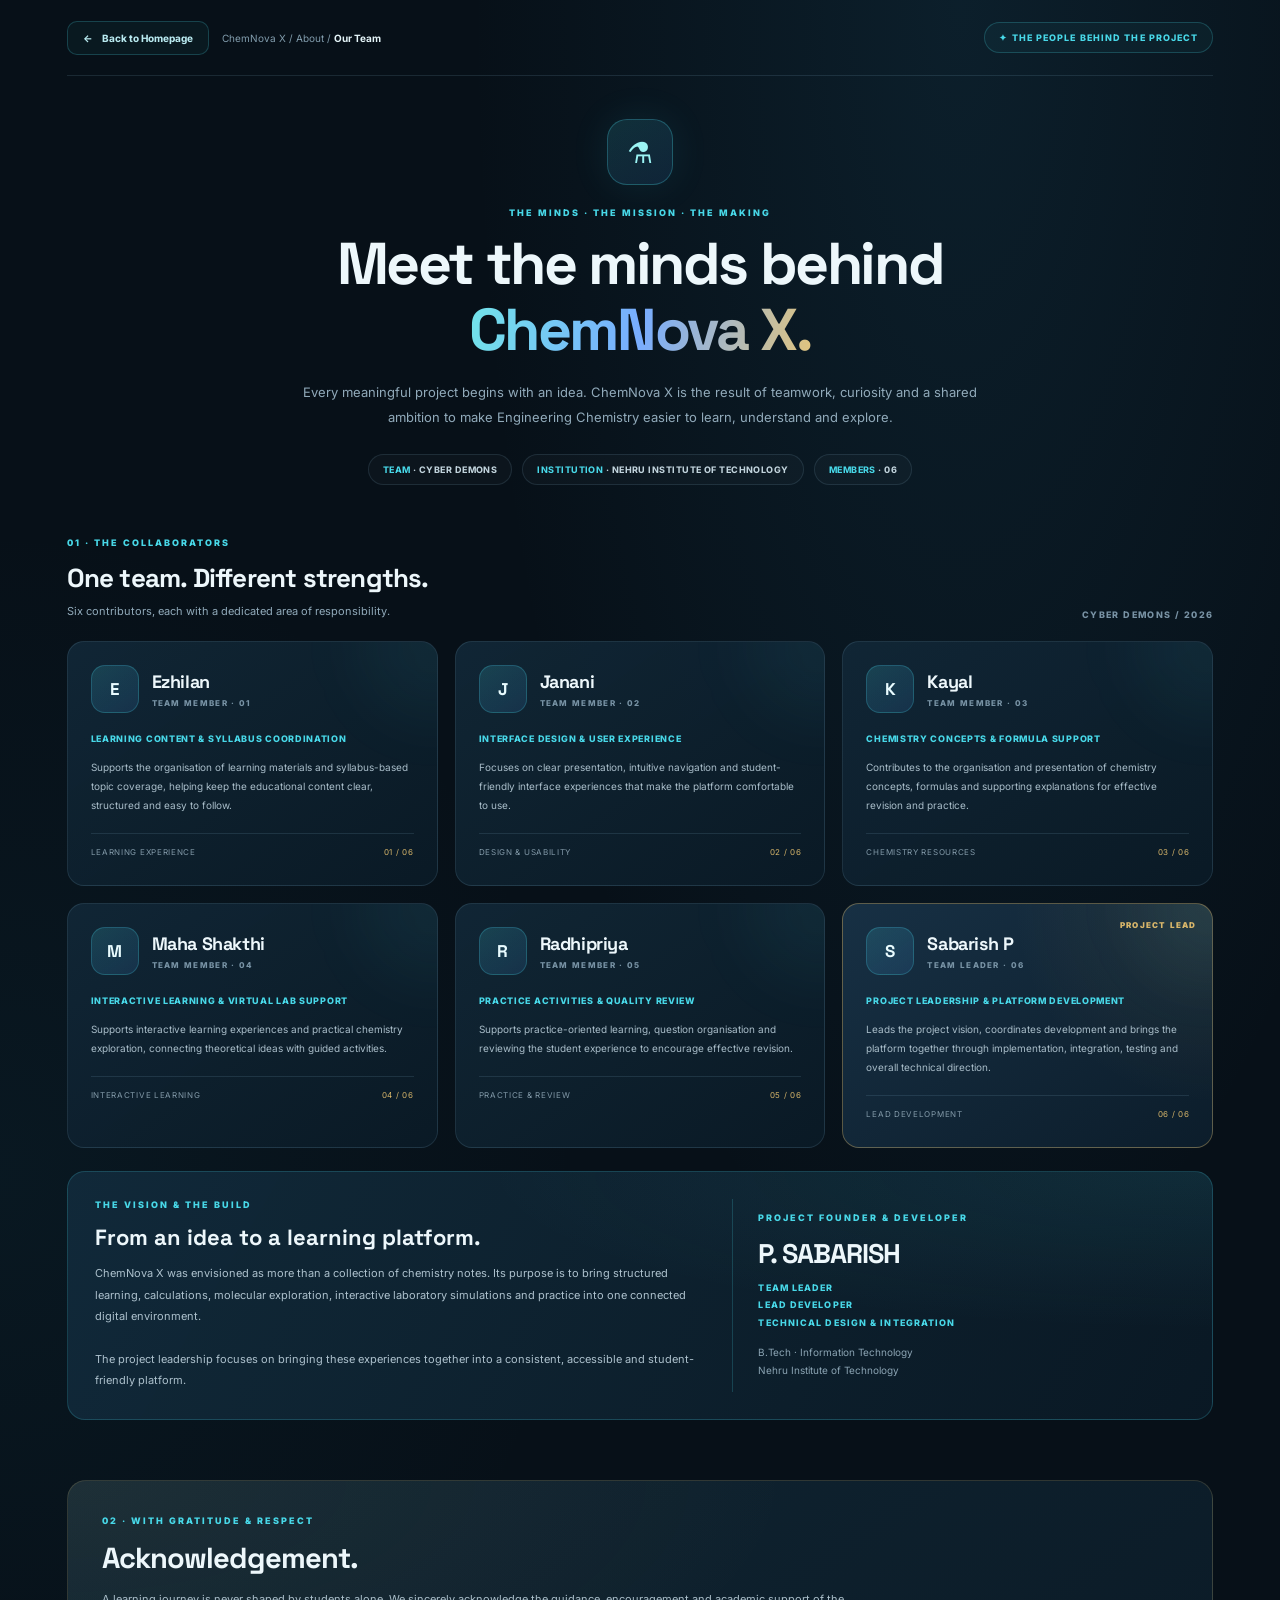
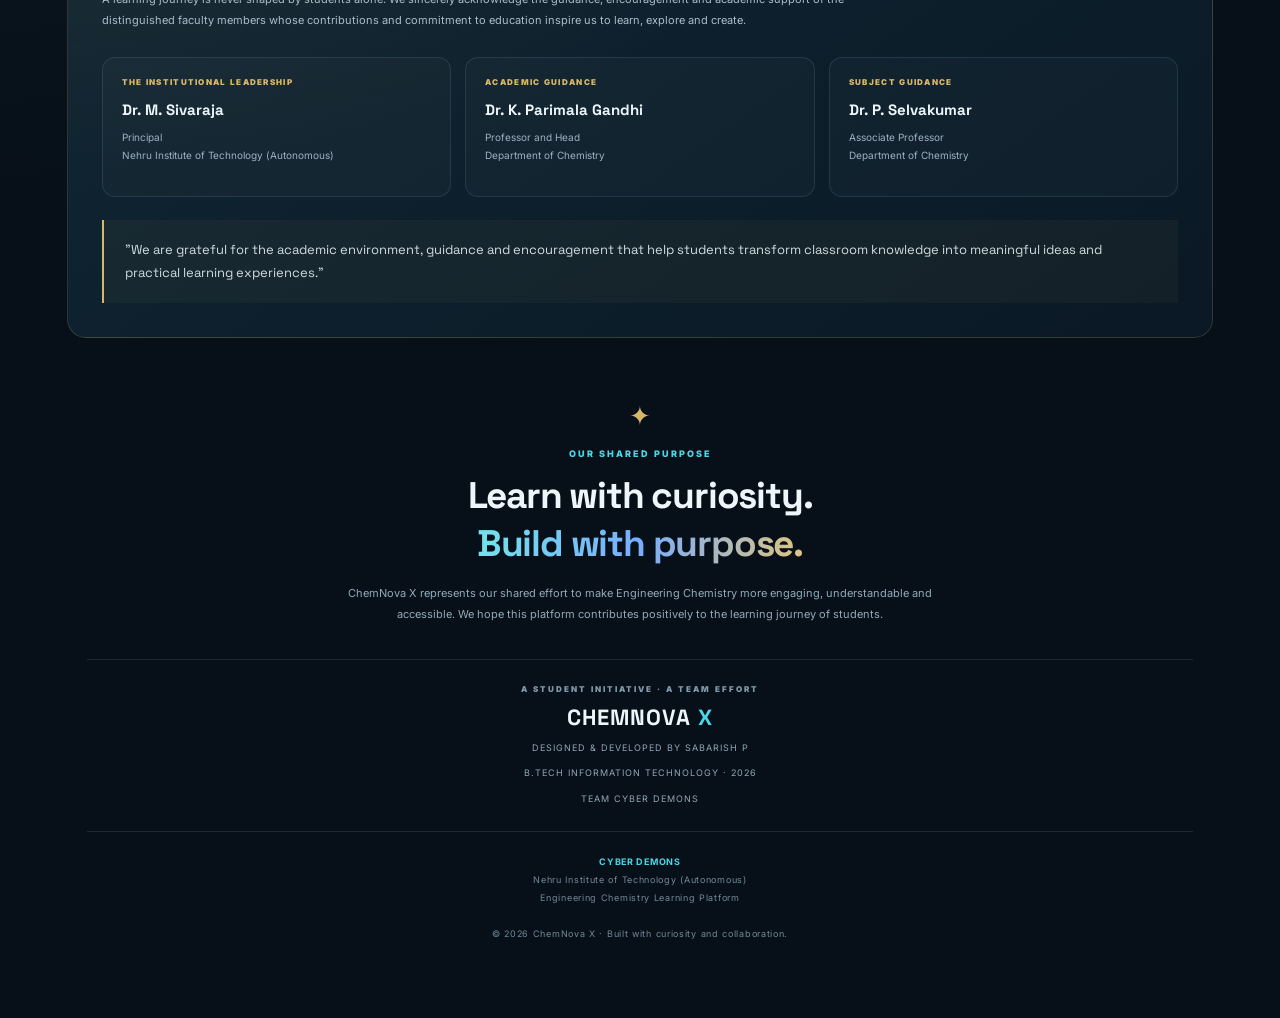
<file: team.html>
<!DOCTYPE html>
<html lang="en">
<head>
<meta charset="UTF-8">
<meta name="viewport" content="width=device-width, initial-scale=1.0">
<meta name="theme-color" content="#071018">
<title>ChemNova X | Our Team</title>

<link rel="preconnect" href="https://fonts.googleapis.com">
<link rel="preconnect" href="https://fonts.gstatic.com" crossorigin>
<link href="https://fonts.googleapis.com/css2?family=Inter:wght@400;500;600;700;800;900&family=Space+Grotesk:wght@400;500;600;700&display=swap" rel="stylesheet">

<style>
:root{
 --bg:#071018;
 --panel:#102332;
 --panel2:#142b3b;
 --border:rgba(137,183,207,.15);
 --text:#edf7fb;
 --muted:#91aaba;
 --cyan:#48d8e8;
 --blue:#4b9dff;
 --gold:#d8b66a;
 --shadow:0 20px 55px rgba(0,0,0,.28);
}

*{box-sizing:border-box;margin:0;padding:0}
html{scroll-behavior:smooth}

body{
 background:
 radial-gradient(ellipse at 75% 0%,rgba(39,117,153,.15),transparent 36%),
 radial-gradient(ellipse at 0% 45%,rgba(27,104,128,.09),transparent 32%),
 var(--bg);
 color:var(--text);
 font-family:Inter,sans-serif;
 min-height:100vh;
}

a{text-decoration:none;color:inherit}
button{font:inherit}

.main{
 width:100%;
 max-width:1450px;
 margin:0 auto;
 padding:0 5.2% 45px;
}

.topbar{
 min-height:76px;
 display:flex;
 align-items:center;
 justify-content:space-between;
 gap:15px;
 border-bottom:1px solid var(--border);
 margin-bottom:43px;
}

.topbar-left{
 display:flex;
 align-items:center;
 gap:13px;
}

.back-link{
 display:inline-flex;
 align-items:center;
 gap:9px;
 padding:10px 15px;
 border:1px solid rgba(72,216,232,.22);
 border-radius:10px;
 color:#b9eaf0;
 background:rgba(72,216,232,.045);
 font-size:10px;
 font-weight:750;
 transition:.2s ease;
}

.back-link:hover{
 color:#fff;
 border-color:var(--cyan);
 background:rgba(72,216,232,.11);
 transform:translateY(-1px);
}

.breadcrumb{
 font-size:10px;
 color:#829dad;
}

.breadcrumb strong{color:#e4f4f8}

.top-tag{
 border:1px solid rgba(72,216,232,.22);
 border-radius:30px;
 padding:9px 14px;
 color:var(--cyan);
 font-size:9px;
 font-weight:800;
 letter-spacing:1.1px;
 background:rgba(72,216,232,.045);
 white-space:nowrap;
}

.eyebrow{
 color:var(--cyan);
 font-size:9px;
 font-weight:850;
 letter-spacing:2px;
 margin-bottom:13px;
}

h1,h2,h3{
 font-family:"Space Grotesk",sans-serif;
}

.gradient{
 background:linear-gradient(100deg,#72e4e9,#78adff,#e1c47d);
 -webkit-background-clip:text;
 background-clip:text;
 color:transparent;
}

/* HERO */

.hero{
 max-width:850px;
 margin:0 auto 48px;
 text-align:center;
}

.hero-symbol{
 width:66px;
 height:66px;
 margin:0 auto 22px;
 display:grid;
 place-items:center;
 border-radius:20px;
 font-size:29px;
 color:#9bf4f4;
 background:linear-gradient(145deg,rgba(72,216,232,.14),rgba(75,157,255,.11));
 border:1px solid rgba(72,216,232,.27);
 box-shadow:0 0 40px rgba(72,216,232,.09);
}

.hero h1{
 font-size:clamp(35px,5vw,59px);
 line-height:1.12;
 letter-spacing:-2.4px;
 margin-bottom:17px;
}

.hero p{
 color:var(--muted);
 font-size:13px;
 line-height:1.9;
 max-width:690px;
 margin:auto;
}

.hero-meta{
 display:flex;
 justify-content:center;
 gap:10px;
 flex-wrap:wrap;
 margin-top:24px;
}

.meta-pill{
 padding:9px 14px;
 border:1px solid var(--border);
 border-radius:30px;
 background:rgba(255,255,255,.025);
 color:#c1d3dc;
 font-size:9px;
 font-weight:750;
 letter-spacing:.45px;
}

.meta-pill span{color:var(--cyan)}

/* SECTION HEADINGS */

.section-heading{
 display:flex;
 justify-content:space-between;
 align-items:end;
 gap:15px;
 margin:52px 0 21px;
}

.section-heading h2{
 font-size:26px;
 letter-spacing:-.8px;
 margin-top:6px;
}

.section-heading p{
 color:var(--muted);
 font-size:11px;
 line-height:1.7;
 margin-top:7px;
}

.section-index{
 color:#7892a4;
 font-size:9px;
 font-weight:800;
 letter-spacing:1.4px;
 white-space:nowrap;
}

/* TEAM CARDS */

.team-grid{
 display:grid;
 grid-template-columns:repeat(3,minmax(0,1fr));
 gap:17px;
}

.member{
 position:relative;
 overflow:hidden;
 background:linear-gradient(145deg,rgba(17,39,54,.96),rgba(10,26,38,.98));
 border:1px solid var(--border);
 border-radius:17px;
 padding:23px;
 min-height:245px;
 transition:border-color .2s ease,background .2s ease,transform .2s ease;
}

.member:hover{
 border-color:rgba(72,216,232,.34);
 background:linear-gradient(145deg,rgba(20,47,63,.98),rgba(10,29,42,.98));
 transform:translateY(-3px);
}

.member:before{
 content:"";
 position:absolute;
 width:145px;
 height:145px;
 border-radius:50%;
 background:rgba(72,216,232,.055);
 filter:blur(32px);
 right:-70px;
 top:-70px;
 pointer-events:none;
}

.member.leader{
 border-color:rgba(216,182,106,.38);
 background:
 radial-gradient(circle at 100% 0%,rgba(216,182,106,.10),transparent 45%),
 linear-gradient(145deg,#173044,#0c1d2b);
}

.member.leader:after{
 content:"PROJECT LEAD";
 position:absolute;
 right:16px;
 top:16px;
 color:var(--gold);
 font-size:8px;
 letter-spacing:1.2px;
 font-weight:900;
}

.member-top{
 display:flex;
 align-items:center;
 gap:13px;
 margin-bottom:19px;
}

.avatar{
 width:48px;
 height:48px;
 flex:0 0 48px;
 border-radius:14px;
 display:grid;
 place-items:center;
 background:linear-gradient(145deg,rgba(72,216,232,.17),rgba(75,157,255,.12));
 border:1px solid rgba(72,216,232,.23);
 color:#e9fcff;
 font-family:"Space Grotesk",sans-serif;
 font-size:17px;
 font-weight:800;
}

.member h3{
 font-size:18px;
 letter-spacing:-.4px;
}

.member-number{
 color:#7893a5;
 font-size:8px;
 font-weight:800;
 letter-spacing:1.3px;
 margin-top:5px;
}

.role{
 color:var(--cyan);
 font-size:9px;
 font-weight:800;
 letter-spacing:.7px;
 text-transform:uppercase;
 margin-bottom:11px;
 line-height:1.6;
}

.member p{
 color:#a9bdc9;
 font-size:10px;
 line-height:1.9;
}

.member-foot{
 display:flex;
 justify-content:space-between;
 align-items:center;
 gap:8px;
 margin-top:18px;
 padding-top:13px;
 border-top:1px solid var(--border);
 color:#8299a8;
 font-size:8px;
 letter-spacing:.7px;
}

.member-foot span:last-child{color:var(--gold)}

/* LEADER FEATURE */

.leader-panel{
 margin-top:23px;
 border:1px solid rgba(72,216,232,.20);
 border-radius:18px;
 padding:27px;
 display:grid;
 grid-template-columns:1.15fr .85fr;
 gap:25px;
 background:
 radial-gradient(ellipse at 100% 0%,rgba(72,216,232,.09),transparent 45%),
 linear-gradient(120deg,rgba(17,42,58,.97),rgba(10,25,37,.98));
}

.leader-panel h3{
 font-size:22px;
 margin:8px 0 12px;
}

.leader-panel p{
 color:#adc1cd;
 font-size:11px;
 line-height:1.95;
}

.leader-identity{
 border-left:1px solid rgba(72,216,232,.20);
 padding-left:25px;
 display:flex;
 flex-direction:column;
 justify-content:center;
}

.leader-identity .big-name{
 font-family:"Space Grotesk",sans-serif;
 font-size:27px;
 font-weight:800;
 letter-spacing:-1px;
}

.leader-identity .designation{
 color:var(--cyan);
 font-size:9px;
 font-weight:800;
 letter-spacing:1.1px;
 line-height:1.9;
 margin-top:8px;
}

.leader-identity .course{
 color:#8ba4b3;
 font-size:10px;
 margin-top:12px;
 line-height:1.8;
}

/* FACULTY */

.acknowledgement{
 margin-top:60px;
 padding:34px;
 border:1px solid rgba(216,182,106,.18);
 border-radius:19px;
 background:
 radial-gradient(ellipse at 0% 0%,rgba(216,182,106,.065),transparent 45%),
 linear-gradient(145deg,rgba(17,39,53,.97),rgba(10,25,37,.98));
}

.acknowledgement h2{
 font-family:"Space Grotesk",sans-serif;
 font-size:29px;
 letter-spacing:-1px;
}

.ack-intro{
 max-width:760px;
 color:#aabec9;
 font-size:11px;
 line-height:1.95;
 margin:13px 0 25px;
}

.faculty-grid{
 display:grid;
 grid-template-columns:repeat(3,minmax(0,1fr));
 gap:14px;
}

.faculty{
 padding:19px;
 border:1px solid var(--border);
 border-radius:13px;
 background:rgba(255,255,255,.025);
 min-height:140px;
}

.faculty-label{
 color:var(--gold);
 font-size:8px;
 font-weight:900;
 letter-spacing:1.3px;
 margin-bottom:12px;
}

.faculty h3{
 font-size:15px;
 line-height:1.45;
 margin-bottom:8px;
}

.faculty p{
 color:#9db2bf;
 font-size:10px;
 line-height:1.8;
}

.thanks-quote{
 margin-top:23px;
 padding:18px 21px;
 border-left:2px solid var(--gold);
 background:rgba(216,182,106,.045);
 color:#d1dce1;
 font-family:"Space Grotesk",sans-serif;
 font-size:13px;
 line-height:1.8;
}

/* CLOSING */

.closing{
 text-align:center;
 padding:62px 20px 30px;
}

.closing-mark{
 font-size:26px;
 color:var(--gold);
 margin-bottom:17px;
}

.closing h2{
 font-size:clamp(25px,4vw,37px);
 letter-spacing:-1.2px;
 line-height:1.3;
}

.closing p{
 max-width:630px;
 margin:15px auto 0;
 color:var(--muted);
 font-size:11px;
 line-height:1.95;
}

.final-credit{
 margin-top:33px;
 padding:24px 15px;
 border-top:1px solid var(--border);
 border-bottom:1px solid var(--border);
}

.final-credit .credit-label{
 color:#8099a9;
 font-size:8px;
 font-weight:900;
 letter-spacing:2px;
}

.final-credit h3{
 font-size:22px;
 margin-top:9px;
 letter-spacing:1px;
}

.final-credit h3 span{color:var(--cyan)}

.final-credit p{
 color:#91a7b5;
 font-size:9px;
 letter-spacing:1px;
 margin-top:8px;
}

.footer{
 text-align:center;
 padding:21px 0 0;
 color:#71899a;
 font-size:9px;
 letter-spacing:.7px;
 line-height:2;
}

.footer strong{color:var(--cyan)}

/* RESPONSIVE */

@media(max-width:1050px){
 .team-grid{grid-template-columns:repeat(2,minmax(0,1fr))}
 .faculty-grid{grid-template-columns:1fr}
}

@media(max-width:800px){
 .main{
  padding:0 22px 40px;
 }
 .topbar{margin-bottom:35px}
 .leader-panel{grid-template-columns:1fr}
 .leader-identity{
  border-left:0;
  border-top:1px solid rgba(72,216,232,.20);
  padding:20px 0 0;
 }
 .section-heading{align-items:start}
 .acknowledgement{padding:25px}
}

@media(max-width:560px){
 .main{padding-left:16px;padding-right:16px}
 .topbar{align-items:center}
 .topbar-left{gap:8px}
 .back-link{font-size:9px;padding:9px 10px}
 .top-tag{font-size:7px;padding:8px 10px;letter-spacing:.7px}
 .breadcrumb{display:none}
 .hero h1{font-size:38px;letter-spacing:-1.8px}
 .hero p{font-size:12px}
 .team-grid{grid-template-columns:1fr}
 .section-heading{flex-direction:column;align-items:start}
 .section-heading h2{font-size:23px}
 .leader-panel{padding:22px}
 .acknowledgement{padding:21px}
 .faculty-grid{grid-template-columns:1fr}
 .closing{padding-left:5px;padding-right:5px}
 .member{min-height:0}
}

@media(prefers-reduced-motion:reduce){
 *,*::before,*::after{
  scroll-behavior:auto!important;
  transition:none!important;
 }
}
</style>
</head>

<body>

<main class="main">

<header class="topbar">
 <div class="topbar-left">
  <a href="index.html" class="back-link">
   <span aria-hidden="true">←</span>
   Back to Homepage
  </a>
  <div class="breadcrumb">ChemNova X / About / <strong>Our Team</strong></div>
 </div>

 <div class="top-tag">✦ THE PEOPLE BEHIND THE PROJECT</div>
</header>

<!-- HERO -->

<section class="hero">
 <div class="hero-symbol">⚗</div>
 <div class="eyebrow">THE MINDS · THE MISSION · THE MAKING</div>

 <h1>Meet the minds behind <span class="gradient">ChemNova X.</span></h1>

 <p>
  Every meaningful project begins with an idea. ChemNova X is the result
  of teamwork, curiosity and a shared ambition to make Engineering
  Chemistry easier to learn, understand and explore.
 </p>

 <div class="hero-meta">
  <div class="meta-pill"><span>TEAM</span> · CYBER DEMONS</div>
  <div class="meta-pill"><span>INSTITUTION</span> · NEHRU INSTITUTE OF TECHNOLOGY</div>
  <div class="meta-pill"><span>MEMBERS</span> · 06</div>
 </div>
</section>

<!-- TEAM MEMBERS -->

<section>
 <div class="section-heading">
  <div>
   <div class="eyebrow">01 · THE COLLABORATORS</div>
   <h2>One team. Different strengths.</h2>
   <p>Six contributors, each with a dedicated area of responsibility.</p>
  </div>
  <div class="section-index">CYBER DEMONS / 2026</div>
 </div>

 <div class="team-grid">

  <article class="member">
   <div class="member-top">
    <div class="avatar">E</div>
    <div>
     <h3>Ezhilan</h3>
     <div class="member-number">TEAM MEMBER · 01</div>
    </div>
   </div>
   <div class="role">Learning Content & Syllabus Coordination</div>
   <p>
    Supports the organisation of learning materials and syllabus-based
    topic coverage, helping keep the educational content clear,
    structured and easy to follow.
   </p>
   <div class="member-foot">
    <span>LEARNING EXPERIENCE</span>
    <span>01 / 06</span>
   </div>
  </article>

  <article class="member">
   <div class="member-top">
    <div class="avatar">J</div>
    <div>
     <h3>Janani</h3>
     <div class="member-number">TEAM MEMBER · 02</div>
    </div>
   </div>
   <div class="role">Interface Design & User Experience</div>
   <p>
    Focuses on clear presentation, intuitive navigation and student-friendly
    interface experiences that make the platform comfortable to use.
   </p>
   <div class="member-foot">
    <span>DESIGN & USABILITY</span>
    <span>02 / 06</span>
   </div>
  </article>

  <article class="member">
   <div class="member-top">
    <div class="avatar">K</div>
    <div>
     <h3>Kayal</h3>
     <div class="member-number">TEAM MEMBER · 03</div>
    </div>
   </div>
   <div class="role">Chemistry Concepts & Formula Support</div>
   <p>
    Contributes to the organisation and presentation of chemistry concepts,
    formulas and supporting explanations for effective revision and practice.
   </p>
   <div class="member-foot">
    <span>CHEMISTRY RESOURCES</span>
    <span>03 / 06</span>
   </div>
  </article>

  <article class="member">
   <div class="member-top">
    <div class="avatar">M</div>
    <div>
     <h3>Maha Shakthi</h3>
     <div class="member-number">TEAM MEMBER · 04</div>
    </div>
   </div>
   <div class="role">Interactive Learning & Virtual Lab Support</div>
   <p>
    Supports interactive learning experiences and practical chemistry
    exploration, connecting theoretical ideas with guided activities.
   </p>
   <div class="member-foot">
    <span>INTERACTIVE LEARNING</span>
    <span>04 / 06</span>
   </div>
  </article>

  <article class="member">
   <div class="member-top">
    <div class="avatar">R</div>
    <div>
     <h3>Radhipriya</h3>
     <div class="member-number">TEAM MEMBER · 05</div>
    </div>
   </div>
   <div class="role">Practice Activities & Quality Review</div>
   <p>
    Supports practice-oriented learning, question organisation and
    reviewing the student experience to encourage effective revision.
   </p>
   <div class="member-foot">
    <span>PRACTICE & REVIEW</span>
    <span>05 / 06</span>
   </div>
  </article>

  <article class="member leader">
   <div class="member-top">
    <div class="avatar">S</div>
    <div>
     <h3>Sabarish P</h3>
     <div class="member-number">TEAM LEADER · 06</div>
    </div>
   </div>
   <div class="role">Project Leadership & Platform Development</div>
   <p>
    Leads the project vision, coordinates development and brings the
    platform together through implementation, integration, testing and
    overall technical direction.
   </p>
   <div class="member-foot">
    <span>LEAD DEVELOPMENT</span>
    <span>06 / 06</span>
   </div>
  </article>

 </div>
</section>

<!-- LEAD DEVELOPER FEATURE -->

<section class="leader-panel">
 <div>
  <div class="eyebrow">THE VISION & THE BUILD</div>
  <h3>From an idea to a learning platform.</h3>
  <p>
   ChemNova X was envisioned as more than a collection of chemistry notes.
   Its purpose is to bring structured learning, calculations, molecular
   exploration, interactive laboratory simulations and practice into
   one connected digital environment.
   <br><br>
   The project leadership focuses on bringing these experiences together
   into a consistent, accessible and student-friendly platform.
  </p>
 </div>

 <div class="leader-identity">
  <div class="eyebrow">PROJECT FOUNDER & DEVELOPER</div>
  <div class="big-name">P. SABARISH</div>
  <div class="designation">
   TEAM LEADER<br>
   LEAD DEVELOPER<br>
   TECHNICAL DESIGN & INTEGRATION
  </div>
  <div class="course">
   B.Tech · Information Technology<br>
   Nehru Institute of Technology
  </div>
 </div>
</section>

<!-- FACULTY ACKNOWLEDGEMENT -->

<section class="acknowledgement">
 <div class="eyebrow">02 · WITH GRATITUDE & RESPECT</div>

 <h2>Acknowledgement.</h2>

 <p class="ack-intro">
  A learning journey is never shaped by students alone. We sincerely
  acknowledge the guidance, encouragement and academic support of the
  distinguished faculty members whose contributions and commitment to
  education inspire us to learn, explore and create.
 </p>

 <div class="faculty-grid">

  <article class="faculty">
   <div class="faculty-label">THE INSTITUTIONAL LEADERSHIP</div>
   <h3>Dr. M. Sivaraja</h3>
   <p>
    Principal<br>
    Nehru Institute of Technology (Autonomous)
   </p>
  </article>

  <article class="faculty">
   <div class="faculty-label">ACADEMIC GUIDANCE</div>
   <h3>Dr. K. Parimala Gandhi</h3>
   <p>
    Professor and Head<br>
    Department of Chemistry
   </p>
  </article>

  <article class="faculty">
   <div class="faculty-label">SUBJECT GUIDANCE</div>
   <h3>Dr. P. Selvakumar</h3>
   <p>
    Associate Professor<br>
    Department of Chemistry
   </p>
  </article>

 </div>

 <div class="thanks-quote">
  "We are grateful for the academic environment, guidance and
  encouragement that help students transform classroom knowledge
  into meaningful ideas and practical learning experiences."
 </div>
</section>

<!-- CLOSING -->

<section class="closing">
 <div class="closing-mark">✦</div>
 <div class="eyebrow">OUR SHARED PURPOSE</div>

 <h2>
  Learn with curiosity.<br>
  <span class="gradient">Build with purpose.</span>
 </h2>

 <p>
  ChemNova X represents our shared effort to make Engineering Chemistry
  more engaging, understandable and accessible. We hope this platform
  contributes positively to the learning journey of students.
 </p>

 <div class="final-credit">
  <div class="credit-label">A STUDENT INITIATIVE · A TEAM EFFORT</div>
  <h3>CHEMNOVA <span>X</span></h3>
  <p>DESIGNED & DEVELOPED BY SABARISH P</p>
  <p>B.TECH INFORMATION TECHNOLOGY · 2026</p>
  <p>TEAM CYBER DEMONS</p>
 </div>

 <div class="footer">
  <strong>CYBER DEMONS</strong><br>
  Nehru Institute of Technology (Autonomous)<br>
  Engineering Chemistry Learning Platform<br>
  <br>
  © 2026 ChemNova X · Built with curiosity and collaboration.
 </div>
</section>

</main>

</body>
</html>
</file>
